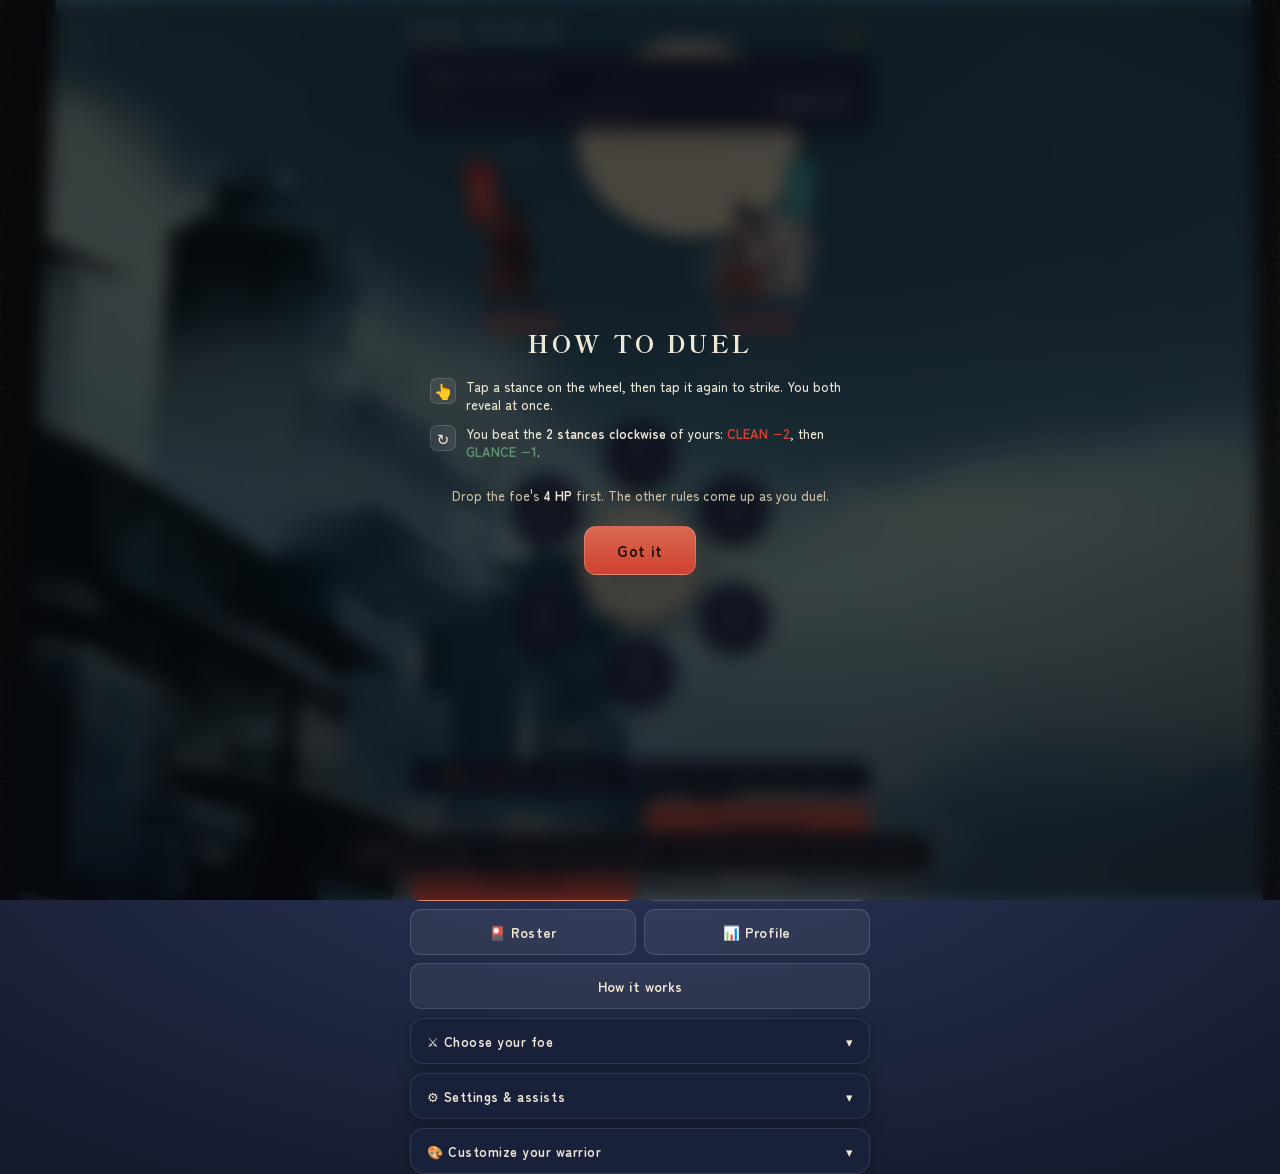
<file: index.html>
<!DOCTYPE html>
<html lang="en">
<head>
<meta charset="UTF-8">
<meta name="viewport" content="width=device-width, initial-scale=1.0, maximum-scale=1.0, user-scalable=no">
<title>SIXFOLD: stance duel</title>
<meta name="theme-color" content="#171d30">
<meta name="description" content="A six-stance power-wheel duel. Read your foe, break the bind, win in under a minute.">
<!-- Social share preview (Open Graph + Twitter) -->
<meta property="og:type" content="website">
<meta property="og:title" content="SIXFOLD: stance duel">
<meta property="og:description" content="A six-stance power-wheel duel. Read your foe, break the bind, win in under a minute.">
<meta property="og:url" content="https://lucidwinds.com/satellites/sixfold/">
<meta property="og:image" content="https://lucidwinds.com/satellites/sixfold/og.png">
<meta property="og:image:width" content="1200">
<meta property="og:image:height" content="630">
<meta name="twitter:card" content="summary_large_image">
<meta name="twitter:title" content="SIXFOLD: stance duel">
<meta name="twitter:description" content="Read your foe. Break the bind. Win in under a minute.">
<meta name="twitter:image" content="https://lucidwinds.com/satellites/sixfold/og.png">
<!-- PWA: installable + offline (degrades gracefully when opened as a local file) -->
<link rel="manifest" href="manifest.webmanifest">
<link rel="icon" type="image/svg+xml" href="icon.svg">
<link rel="icon" type="image/png" sizes="192x192" href="icons/icon-192.png">
<link rel="apple-touch-icon" href="icons/icon-192.png">
<meta name="mobile-web-app-capable" content="yes">
<meta name="apple-mobile-web-app-capable" content="yes">
<meta name="apple-mobile-web-app-status-bar-style" content="black-translucent">
<meta name="apple-mobile-web-app-title" content="SIXFOLD">
<style>
  /* the two type faces, kept in the game folder (fonts/, SIL Open Font License, the licences
     beside them) and cached by the service worker, so the lettering is the same offline.
     Subsets cover the characters the game uses; anything else falls back per glyph. */
  @font-face{font-family:"Shippori Mincho";font-style:normal;font-weight:600;font-display:swap;src:url(fonts/shippori-mincho-600.woff2) format("woff2")}
  @font-face{font-family:"Shippori Mincho";font-style:normal;font-weight:800;font-display:swap;src:url(fonts/shippori-mincho-800.woff2) format("woff2")}
  @font-face{font-family:"Zen Maru Gothic";font-style:normal;font-weight:500;font-display:swap;src:url(fonts/zen-maru-gothic-500.woff2) format("woff2")}
  @font-face{font-family:"Zen Maru Gothic";font-style:normal;font-weight:700;font-display:swap;src:url(fonts/zen-maru-gothic-700.woff2) format("woff2")}
  :root{
    --ink:#13120f; --indigo:#171d30; --indigo2:#222b46; --line:#39425f;
    --washi:#efe7d6; --washi-dim:#cabfa6;
    --seal:#cf4130; --jade:#5f9173; --steel:#7b8494; --gold:#cda64f;
    --disp:"Shippori Mincho",Georgia,serif; --ui:"Zen Maru Gothic",system-ui,sans-serif;
  }
  /* colorblind-safe palette (accessibility setting) */
  body.cb{ --seal:#d55e00; --jade:#0072b2; --steel:#999999; --gold:#e69f00; }
  body.contrast{ --washi:#ffffff; --washi-dim:#e8e2d2; --line:#6b76a0; }
  *{box-sizing:border-box;-webkit-tap-highlight-color:transparent}
  html,body{margin:0;height:100%}
  body{
    font-family:var(--ui); color:var(--washi);
    background:radial-gradient(120% 80% at 50% -10%, #2a3458 0%, var(--indigo) 55%, #10131f 100%);
    min-height:100%; overflow-x:hidden;
    display:flex; flex-direction:column; align-items:center; padding:12px 12px 28px; gap:9px;
  }
  /* ===== painted-scroll backdrop: data-driven arena themes =====
     #scene sits behind everything. applyTheme() sets the --sky / disc / ridge /
     accent vars per theme; the watercolor washes + paper grain are constant so
     every area shares one cohesive "wet pigment on washi" language. */
  #scene{position:fixed;inset:0;z-index:-2;overflow:hidden;pointer-events:none;
    background:var(--sky,linear-gradient(#2a3458,#10131f));transition:background .6s ease}
  #scene .disc{position:absolute;left:50%;top:11%;width:160px;height:160px;margin-left:-80px;border-radius:50%;
    background:var(--disc,radial-gradient(circle at 50% 45%,#f3ead6,#d8cbac 70%,transparent 72%));
    filter:blur(.5px);opacity:.9;transition:background .6s ease}
  #scene .glow{position:absolute;left:50%;top:11%;width:420px;height:420px;margin-left:-210px;margin-top:-130px;border-radius:50%;
    background:radial-gradient(circle,var(--glow,#8ec0ff33) 0%,transparent 60%);transition:background .6s ease}
  #scene .ridge{position:absolute;left:-5%;right:-5%;bottom:30%;height:46%;opacity:.5;
    background:var(--ridge,none);background-size:cover;background-position:bottom center;transition:opacity .6s}
  #scene .floor{position:absolute;left:0;right:0;bottom:0;height:34%;
    background:linear-gradient(var(--floor1,#1a2138) ,var(--floor2,#0c0f18));opacity:.9;transition:background .6s ease}
  /* watercolor pigment blooms — soft, irregular, multiply-blended */
  #scene .wash{position:absolute;border-radius:50%;filter:blur(34px);mix-blend-mode:screen;opacity:.5}
  #scene .w1{left:-8%;top:18%;width:55%;height:42%;background:var(--wash1,#3a4a8a)}
  #scene .w2{right:-10%;top:34%;width:52%;height:46%;background:var(--wash2,#6a3550)}
  /* paper fiber grain (static feTurbulence; cheap, no asset) */
  #scene .grain{position:absolute;inset:0;opacity:.06;mix-blend-mode:overlay;
    background-image:url("data:image/svg+xml,%3Csvg xmlns='http://www.w3.org/2000/svg' width='120' height='120'%3E%3Cfilter id='n'%3E%3CfeTurbulence type='fractalNoise' baseFrequency='0.85' numOctaves='2'/%3E%3C/filter%3E%3Crect width='100%25' height='100%25' filter='url(%23n)'/%3E%3C/svg%3E");
    background-size:200px 200px}
  #scene .vignette{position:absolute;inset:0;background:radial-gradient(120% 90% at 50% 32%,transparent 40%,#0a0c14cc 100%)}
  /* painted backdrop image (per-theme, drop-in like skins). When present it takes
     over and the CSS-generated sky furniture hides, leaving grain + vignette to tie
     it in. Portrait art, covers the viewport. */
  #scene .scenebg{position:absolute;inset:0;background-size:cover;background-position:center top;opacity:0;transition:opacity .6s}
  #scene.hasbg .scenebg{opacity:1}
  /* PERF: with a painted arena image up, fully REMOVE the procedural sky furniture
     from the compositing tree (display:none, not opacity:0). The .wash layers blur 34px
     + screen-blend over half the viewport — leaving them composited (even invisible) is
     the main cause of mobile jank now that every arena has a full-screen backdrop. */
  #scene.hasbg .glow,#scene.hasbg .disc,#scene.hasbg .ridge,#scene.hasbg .wash,#scene.hasbg .floor{display:none}
  body.reduce #scene *{transition:none}
  /* ambient per-biome particles (embers/snow/petals/fireflies) — a thin drifting
     layer over the arena, GPU-only (transform+opacity), behind the fighters.
     Count kept low + paused under reduced motion (owner's mobile-perf guard). */
  #scene .particles{position:absolute;inset:0;overflow:hidden;pointer-events:none;z-index:1}
  body.reduce #scene .particles{display:none}
  .pt{position:absolute;top:-8%;border-radius:50%;opacity:0;will-change:transform,opacity}
  .pt-snow{background:radial-gradient(circle,#fff,#ffffff55);animation:p-fall linear infinite}
  .pt-petal{border-radius:55% 0 55% 55%;background:linear-gradient(#f6c1d6,#d98ab0);animation:p-sway linear infinite}
  .pt-ember{top:auto;bottom:-6%;background:radial-gradient(circle,#ffd27f,#ff7a3c00);animation:p-rise linear infinite}
  .pt-firefly{background:radial-gradient(circle,#ffe7a3,#cda64f00);animation:p-drift ease-in-out infinite}
  @keyframes p-fall{0%{transform:translate3d(0,0,0);opacity:0}12%{opacity:.8}90%{opacity:.7}100%{transform:translate3d(var(--drift),118vh,0);opacity:0}}
  @keyframes p-sway{0%{transform:translate3d(0,0,0) rotate(0);opacity:0}12%{opacity:.82}100%{transform:translate3d(var(--drift),118vh,0) rotate(240deg);opacity:0}}
  @keyframes p-rise{0%{transform:translate3d(0,0,0);opacity:0}16%{opacity:.85}84%{opacity:.6}100%{transform:translate3d(var(--drift),-118vh,0);opacity:0}}
  @keyframes p-drift{0%,100%{transform:translate3d(0,0,0);opacity:.18}50%{transform:translate3d(var(--drift),-34px,0);opacity:.8}}

  header{width:100%;max-width:460px;display:flex;align-items:baseline;justify-content:space-between}
  h1{font-family:var(--disp);font-weight:800;letter-spacing:.18em;margin:0;font-size:23px;color:var(--washi);
    text-shadow:0 1px 0 #0006;position:relative}
  h1 .dot{color:var(--seal)}
  /* brush-stroke underline under the wordmark */
  h1::after{content:"";position:absolute;left:0;right:38%;bottom:-4px;height:3px;border-radius:2px;
    background:linear-gradient(90deg,var(--seal),transparent);opacity:.85}
  .tag{font-size:11px;letter-spacing:.12em;color:var(--washi-dim);text-transform:uppercase}
  .beambal{font-family:var(--ui);font-weight:800;font-size:12.5px;color:var(--gold);background:#cda64f1c;
    border:1px solid #cda64f44;border-radius:999px;padding:3px 9px;letter-spacing:.02em;white-space:nowrap}
  .dailyprompt{width:100%;max-width:460px;display:flex;align-items:center;gap:8px;cursor:pointer;text-align:left;
    font-family:var(--ui);color:var(--washi);background:linear-gradient(90deg,#cda64f22,#cda64f0c);
    border:1px solid #cda64f55;border-radius:11px;padding:9px 13px;font-size:12.5px}
  .dailyprompt b{color:var(--gold);font-weight:800} .dailyprompt .go{margin-left:auto;color:var(--gold);font-weight:800}
  .beambal.bump{animation:beambump .5s}
  @keyframes beambump{0%{transform:scale(1)}40%{transform:scale(1.22)}100%{transform:scale(1)}}
  body.reduce .beambal.bump{animation:none}

  /* foe / mode bar */
  .foebar{width:100%;max-width:460px;display:flex;align-items:center;justify-content:space-between;gap:8px;
    background:#1a213af2;
    border:1px solid #ffffff1c;border-radius:11px;padding:8px 12px;font-size:12px;box-shadow:0 4px 18px #0005}
  .foebar .who{display:flex;flex-direction:column;gap:2px;min-width:0}
  .foebar .fn{font-family:var(--disp);font-weight:600;font-size:14px;color:var(--washi)}
  .foebar .stars{color:var(--gold);letter-spacing:1px;font-size:11px}
  .foebar .tell{color:var(--washi-dim);font-size:10.5px;max-width:230px;overflow:hidden;text-overflow:ellipsis;white-space:nowrap}
  .foebar button{font-family:var(--ui);font-size:11px;font-weight:700;color:var(--washi);background:#ffffff14;
    border:1px solid #ffffff22;border-radius:8px;padding:7px 10px;cursor:pointer;white-space:nowrap}
  .modetag{font-size:9.5px;letter-spacing:.1em;color:var(--jade);text-transform:uppercase}
  .modetag.comp{color:var(--seal)}

  .arena{width:100%;max-width:460px;display:flex;justify-content:space-between;gap:10px}
  .fighter{flex:1;min-width:0;display:flex;flex-direction:column;align-items:center;gap:5px}
  .fighter .nm{font-family:var(--disp);font-size:14px;font-weight:600;max-width:100%;overflow:hidden;text-overflow:ellipsis;white-space:nowrap}
  .stage{position:relative;width:132px;height:150px}
  /* soft watercolor ground shadow at the art's foot anchor (~88% down) — wider +
     darker to ground the larger fighters so they sit IN the arena, not float. */
  .stage::after{content:"";position:absolute;left:50%;bottom:9px;width:88px;height:18px;margin-left:-44px;border-radius:50%;
    background:radial-gradient(closest-side,#000b,transparent);filter:blur(3px);z-index:1}
  .banner{position:absolute;top:-2px;width:30px;height:62px;border-radius:2px 2px 0 0;box-shadow:0 2px 6px #0007;z-index:1;
    display:flex;align-items:center;justify-content:center;font-size:15px;color:#fff8;transform-origin:top center}
  .banner.left{left:6px;transform:rotate(-7deg)} .banner.right{right:6px;transform:rotate(7deg)}
  .body{position:relative;z-index:2;filter:drop-shadow(0 4px 6px #0008)}
  .face{position:absolute;z-index:3;top:26px;left:50%;transform:translateX(-50%);font-size:30px;filter:drop-shadow(0 1px 1px #0006)}
  .weapon{position:absolute;z-index:4;bottom:6px;font-size:26px;filter:drop-shadow(0 1px 2px #0008)}
  .weapon.left{right:2px;transform:scaleX(-1)} .weapon.right{left:2px}

  .hp{display:flex;gap:4px;height:13px}
  .pip{width:15px;height:13px;border-radius:2px;background:#0003;border:1px solid #ffffff22;transition:background .25s,transform .25s}
  .pip.full{background:linear-gradient(#e8645a,var(--seal));border-color:#ffffff44;box-shadow:0 0 5px #cf413066}
  .pip.lost{transform:scale(.7) rotate(8deg);opacity:.35}
  .pip.justlost{animation:piploss .45s ease-out}
  @keyframes piploss{0%{box-shadow:0 0 0 2px #fff,0 0 14px #cf4130cc;transform:scale(1.25)}100%{transform:scale(.7) rotate(8deg)}}
  body.reduce .pip.justlost{animation:none}
  /* floating damage numbers — the hit's weight + exact value, at the strike moment */
  .dmgnum{position:absolute;left:50%;top:30%;z-index:6;pointer-events:none;font-family:var(--disp);font-weight:800;
    font-size:30px;line-height:1;color:var(--seal);text-shadow:0 2px 5px #000b,0 0 14px #cf413099;
    animation:dmgfloat .9s cubic-bezier(.2,.8,.3,1) forwards}
  .dmgnum.glance{color:var(--jade);font-size:25px;text-shadow:0 2px 5px #000b,0 0 12px #5f917399}
  .dmgnum.read{color:var(--gold);font-size:35px;text-shadow:0 2px 5px #000b,0 0 18px #cda64fdd}
  @keyframes dmgfloat{0%{opacity:0;transform:translate(-50%,8px) scale(.6)}22%{opacity:1;transform:translate(-50%,-4px) scale(1.12)}100%{opacity:0;transform:translate(-50%,-38px) scale(1)}}
  body.reduce .dmgnum{display:none}
  /* combo momentum badge — builds as you chain damage-dealing rounds without taking a hit */
  .combobadge{position:absolute;left:50%;top:-4px;transform:translateX(-50%) scale(.6);z-index:7;pointer-events:none;
    font-family:var(--disp);font-weight:800;font-size:15px;letter-spacing:.04em;color:var(--gold);white-space:nowrap;
    background:#1a1206d8;border:1px solid var(--gold);border-radius:999px;padding:3px 12px;opacity:0;
    text-shadow:0 0 8px #cda64f99;box-shadow:0 2px 12px #cda64f55;transition:opacity .2s}
  .combobadge.on{opacity:1;transform:translateX(-50%) scale(1)}
  .combobadge.hot{color:#ff8a4c;border-color:#ff7a3c;text-shadow:0 0 11px #ff7a3c;box-shadow:0 2px 18px #ff7a3c66}
  .combobadge.bump{animation:combobump .42s cubic-bezier(.2,1.5,.4,1)}
  @keyframes combobump{0%{transform:translateX(-50%) scale(.7)}60%{transform:translateX(-50%) scale(1.28)}100%{transform:translateX(-50%) scale(1)}}
  body.reduce .combobadge.bump{animation:none;transform:translateX(-50%) scale(1)}

  /* stance ribbon + unpredictability bar */
  .ribbon{display:flex;gap:3px;height:18px;align-items:center;justify-content:center}
  .ribbon-cell{font-size:13px;width:17px;height:17px;border-radius:4px;display:flex;align-items:center;justify-content:center;
    background:#ffffff10;border:1px solid #ffffff18;line-height:1}
  .ribbon-cell.tint-seal{color:#fff;background:var(--seal);border-color:#fff4}
  .ribbon-cell.tint-jade{color:#fff;background:var(--jade);border-color:#fff4}
  .ribbon-cell.tint-steel{color:var(--washi);background:#ffffff14}
  .ribbon-cell.tint-white{color:#222;background:#e9e2d0}
  .bar{width:80px;height:8px;border-radius:5px;background:#ffffff14;position:relative;opacity:0;transition:opacity .3s;border:1px solid #ffffff14}
  .bar.show{opacity:1}
  .bar .bar-fill{height:100%;width:0;border-radius:5px;background:linear-gradient(90deg,var(--jade),var(--gold));transition:width .4s}
  .bar .bar-num{position:absolute;right:-26px;top:-5px;font-size:10px;color:var(--gold);font-weight:700}
  /* readable warning: low unpredictability = the foe can read you */
  .bar.danger{border-color:var(--seal);box-shadow:0 0 8px #cf413088;animation:barwarn 1.1s infinite alternate}
  .bar.danger .bar-fill{background:linear-gradient(90deg,#cf4130,#e0954a)}
  .bar.danger .bar-num{color:var(--seal)}
  @keyframes barwarn{to{box-shadow:0 0 13px #cf4130cc}}
  body.reduce .bar.danger{animation:none}
  .barwrap{display:flex;flex-direction:column;align-items:center;gap:3px}
  .barlbl{font-size:9px;letter-spacing:.08em;color:var(--washi-dim);text-transform:uppercase}
  .barlbl.danger{color:var(--seal);font-weight:800}
  /* first friend duel: the three line card */
  .hero.fcard{gap:10px;text-align:center;padding:22px 26px;border-radius:18px;background:#13182af0;border:1px solid #ffffff22}
  .fcard .fc-l{font-family:var(--disp);font-weight:700;font-size:20px;color:var(--washi);line-height:1.3}
  .fcard .fc-g{color:var(--gold)} .fcard .fc-r{color:#ef6a55}
  .fcard button{margin-top:8px;font-family:var(--ui);font-weight:700;font-size:14px;min-height:48px;padding:11px 30px;border-radius:12px;cursor:pointer;
    background:linear-gradient(180deg,#b98a2e,#8a6420);border:1px solid #0003;color:#fff}

  /* WHEEL */
  /* flex-shrink:0 is critical: body is a column flexbox, and on a phone the page
     content exceeds viewport height — without this the wheel gets vertically
     crushed and the 6 stance nodes collapse on top of each other. */
  .wheelwrap{position:relative;width:296px;height:296px;margin:0;flex-shrink:0}
  svg.links{position:absolute;inset:0;width:100%;height:100%;pointer-events:none;z-index:1;overflow:visible}
  .node{position:absolute;width:72px;height:72px;margin:-36px 0 0 -36px;border-radius:50%;
    background:linear-gradient(#2a3556ee,#1a2135f2);border:1.5px solid #5a6a93;color:var(--washi);
    box-shadow:0 4px 12px #0007,inset 0 1px 0 #ffffff1f;
    display:flex;flex-direction:column;align-items:center;justify-content:center;gap:1px;cursor:pointer;z-index:2;
    transition:transform .12s,border-color .2s,box-shadow .2s;font-family:var(--ui)}
  .node:focus-visible{outline:2px solid var(--gold);outline-offset:3px}
  .node .g{font-size:22px;line-height:1}
  .node .n{font-family:var(--disp);font-size:10.5px;letter-spacing:.04em;color:var(--washi-dim)}
  .node:active{transform:scale(.93)}
  @media(hover:hover){.node:hover{border-color:var(--gold);box-shadow:0 0 14px #cda64f44}}
  .node.ppick{border-color:var(--gold);box-shadow:0 0 0 2px var(--gold),0 0 18px #cda64f88}
  /* aimed (selected, not yet struck): tap again to commit */
  .node.aiming{border-color:var(--gold);box-shadow:0 0 0 3px var(--gold),0 0 22px #cda64fcc;transform:scale(1.12);animation:aimpulse .7s infinite alternate}
  @keyframes aimpulse{to{box-shadow:0 0 0 3px var(--gold),0 0 30px #cda64fff}}
  body.reduce .node.aiming{animation:none}
  .node.apick{border-color:var(--seal);box-shadow:0 0 0 2px var(--seal),0 0 18px #cf413088}
  .node.both{border-color:#fff;box-shadow:0 0 0 2px #fff,0 0 22px #fff8}
  .node.dim{opacity:.4}
  /* whose pick is whose, said in words at the reveal */
  .node .ptag{position:absolute;left:50%;top:-11px;transform:translateX(-50%);z-index:3;white-space:nowrap;pointer-events:none;
    font-family:var(--ui);font-weight:800;font-size:10px;letter-spacing:.03em;padding:2px 7px;border-radius:9px;
    background:var(--gold);color:#1a1206;box-shadow:0 2px 6px #0008;max-width:84px;overflow:hidden;text-overflow:ellipsis}
  .node .ptag.rival{background:var(--seal);color:#fff}
  .node .ptag.both{background:#fff;color:#222}
  .node.foresight{border-color:var(--jade);box-shadow:0 0 0 2px var(--jade),0 0 16px #5f917399;animation:fpulse 1s infinite alternate}
  @keyframes fpulse{to{box-shadow:0 0 0 3px var(--jade),0 0 24px #5f9173cc}}
  /* Foresight's recommended counter — the stance to STRIKE to land the read */
  .node.calledshot{border-color:var(--gold);box-shadow:0 0 0 2px var(--gold),0 0 18px #cda64fbb;animation:cspulse .85s infinite alternate}
  .node.calledshot::after{content:"⚔";position:absolute;top:-9px;right:-3px;font-size:11px;color:var(--gold);text-shadow:0 0 4px #000}
  @keyframes cspulse{to{box-shadow:0 0 0 3px var(--gold),0 0 28px #cda64fee}}
  body.reduce .node.calledshot,body.reduce .node.foresight{animation:none}
  .node .ring{position:absolute;inset:-4px;border-radius:50%;border:2px solid transparent;opacity:0;transition:opacity .15s}
  .node.r-clean .ring{border-color:var(--seal);opacity:.9}
  .node.r-glance .ring{border-color:var(--jade);opacity:.9}
  .node.r-safe .ring{border-color:var(--steel);opacity:.7}
  /* large tap targets (accessibility) */
  body.bigtap .node{width:82px;height:82px;margin:-41px 0 0 -41px}

  .hub{position:absolute;left:50%;top:50%;width:120px;height:120px;margin:-60px 0 0 -60px;border-radius:50%;
    background:radial-gradient(circle at 50% 38%, #f3ead6 0%, #d8cbac 60%, #b9a982 100%);color:var(--ink);
    display:flex;flex-direction:column;align-items:center;justify-content:center;z-index:3;
    box-shadow:inset 0 0 0 2px #ffffff66,inset 0 0 0 4px #b9a98244,0 8px 24px #0009;text-align:center;padding:8px}
  .hub .round{font-size:10px;letter-spacing:.2em;text-transform:uppercase;color:#7a6a48}
  .hub .verdict{font-family:var(--disp);font-weight:800;font-size:20px;line-height:1.05;margin-top:2px}
  .hub .sub{font-size:10px;color:#6c5d3f;margin-top:3px;max-width:98px;line-height:1.25}
  .hub .rclock{font-size:10.5px;font-weight:800;color:#7a3a2c;margin-top:2px;max-width:100px;line-height:1.2}
  .hub .rclock:empty{display:none}
  .hub.flash-clean{animation:flashc .5s} .hub.flash-glance{animation:flashg .5s}
  .hub.flash-read{animation:flashr .6s}
  @keyframes flashc{0%{box-shadow:inset 0 0 0 3px var(--seal),0 0 40px #cf4130cc}100%{}}
  @keyframes flashg{0%{box-shadow:inset 0 0 0 3px var(--jade),0 0 30px #5f9173aa}100%{}}
  @keyframes flashr{0%{box-shadow:inset 0 0 0 4px var(--gold),0 0 52px #cda64fee}100%{}}
  .hub .verdict.read{color:#7a5e1a}
  /* bind prompt — hub flips to 3 buttons */
  .hub.bind-mode{background:radial-gradient(circle at 50% 38%,#f6dede,#d8b6ac 70%,#b98a82)}
  .bind-title{font-family:var(--disp);font-weight:800;font-size:12px;letter-spacing:.2em;color:#7a3a30}
  .bind-row{display:flex;gap:4px;margin-top:5px}
  .bindbtn{display:flex;flex-direction:column;align-items:center;gap:1px;width:31px;padding:5px 2px;border-radius:8px;
    border:1px solid #00000022;background:#fff7;cursor:pointer;font-family:var(--ui);color:var(--ink)}
  .bindbtn:active{transform:scale(.92)}
  .bindbtn .bg{font-size:16px;line-height:1} .bindbtn .bn{font-size:8.5px;letter-spacing:.03em}

  .esc{font-size:11px;letter-spacing:.12em;color:var(--gold);height:14px;text-transform:uppercase;opacity:0;transition:opacity .3s}
  .esc.on{opacity:1}

  /* resolve meter */
  .meter{width:100%;max-width:460px;display:flex;align-items:center;justify-content:center;gap:10px;flex-wrap:wrap}
  .resolve{display:flex;align-items:center;gap:5px;font-size:11px;color:var(--washi-dim)}
  .rpip{width:13px;height:13px;border-radius:3px;background:#ffffff14;border:1px solid #ffffff22;transition:background .25s,box-shadow .25s}
  .rpip.full{background:linear-gradient(#8ec0ff,#3f6fb0);border-color:#fff4;box-shadow:0 0 6px #3f6fb088}
  .spendbtn{font-family:var(--ui);font-weight:700;font-size:11.5px;color:var(--washi);background:#ffffff12;
    border:1px solid #ffffff22;border-radius:8px;padding:7px 9px;cursor:pointer;display:flex;gap:5px;align-items:center}
  .spendbtn .c{color:#8ec0ff;font-size:10px}
  .spendbtn:disabled{opacity:.35;cursor:default}
  /* glow when you can actually afford it — makes the perception layer discoverable */
  .spendbtn.ready{border-color:var(--gold);color:#fff;animation:rpulse 1.5s infinite}
  @keyframes rpulse{0%,100%{box-shadow:0 0 0 1px var(--gold),0 0 9px #cda64f55}50%{box-shadow:0 0 0 1px var(--gold),0 0 17px #cda64f99}}
  body.reduce .spendbtn.ready{animation:none;box-shadow:0 0 0 1px var(--gold)}
  .aimeter{font-size:10px;color:var(--steel);min-width:54px;text-align:right}

  .controls{width:100%;max-width:460px;display:flex;flex-wrap:wrap;gap:8px}
  button.act{flex:1 1 calc(50% - 4px);font-family:var(--ui);font-weight:700;font-size:13.5px;letter-spacing:.02em;padding:12px;border-radius:11px;
    border:1px solid #ffffff22;cursor:pointer;color:var(--washi);background:linear-gradient(#2c3658,#202841)}
  button.act:active{transform:translateY(1px)}
  button.primary{background:linear-gradient(#d9694f,var(--seal));border-color:#ffffff33;color:#1a0f0c}
  button.ghost{background:#ffffff10}

  .legend{width:100%;max-width:460px;font-size:10.5px;color:var(--washi-dim);display:flex;flex-wrap:wrap;gap:8px 13px;justify-content:center;line-height:1;
    background:#13182af0;border:1px solid #ffffff12;border-radius:10px;padding:9px 12px}
  .legend b{color:var(--washi);font-weight:700}
  .sw{display:inline-block;width:9px;height:9px;border-radius:2px;vertical-align:-1px;margin-right:4px}

  /* post-match readout */
  .postmatch{width:100%;max-width:460px;background:#ffffff0d;border:1px solid var(--gold);border-radius:12px;padding:12px 14px;
    font-size:12px;line-height:1.5;display:none}
  .postmatch.show{display:block}
  .postmatch b{color:var(--gold)} .postmatch .dim{color:var(--washi-dim)}

  /* drawers */
  .drawer{width:100%;max-width:460px;background:#1a213af2;
    border:1px solid #ffffff1a;border-radius:14px;overflow:hidden;box-shadow:0 4px 18px #0004;
    transition:max-height .3s ease;max-height:46px;flex-shrink:0}
  /* flex-shrink 0: in the body's column a full page squashed every drawer to its border,
     so Settings opened to nothing. The open height fits the longest drawer (the customizer). */
  .drawer.open{max-height:1600px}
  .drawer .dh{display:flex;align-items:center;justify-content:space-between;padding:13px 16px;cursor:pointer;font-weight:700;font-size:13px;letter-spacing:.04em}
  .drawer .dh .chev{transition:transform .3s} .drawer.open .dh .chev{transform:rotate(180deg)}
  .dbody{padding:0 16px 16px;display:flex;flex-direction:column;gap:12px}
  .row{display:flex;flex-direction:column;gap:6px}
  .row label{font-size:11px;letter-spacing:.1em;text-transform:uppercase;color:var(--washi-dim)}
  .opts{display:flex;flex-wrap:wrap;gap:7px}
  .opt{min-width:40px;height:40px;padding:0 8px;border-radius:9px;border:1.5px solid #ffffff22;background:#ffffff10;
    display:flex;align-items:center;justify-content:center;font-size:18px;cursor:pointer;color:var(--washi);font-family:var(--ui)}
  .opt.sml{font-size:12px;font-weight:700}
  .opt.sel{border-color:var(--gold);box-shadow:0 0 0 2px var(--gold)}
  .opt.lock{opacity:.42;cursor:default} .opt.lock.sel{box-shadow:none;border-color:#ffffff22}
  .opt.pal{position:relative}
  .opt.crest{font-family:var(--disp);font-size:19px;font-weight:700}
  .opt.buy{position:relative;opacity:.82}
  .opt.buy .price{position:absolute;bottom:-7px;left:50%;transform:translateX(-50%);font-family:var(--ui);font-weight:800;
    font-size:8.5px;color:var(--gold);background:#1a2135;border:1px solid #cda64f66;border-radius:6px;padding:0 3px;white-space:nowrap}
  input.nm{font-family:var(--ui);font-size:14px;padding:9px 11px;border-radius:9px;border:1px solid #ffffff22;background:#ffffff10;color:var(--washi);width:100%}
  input.nm::placeholder{color:#ffffff55}
  input[type=range]{width:100%}
  .toggle{display:flex;align-items:center;justify-content:space-between;gap:8px;font-size:12px;padding:4px 0}
  .toggle input{width:38px;height:22px;-webkit-appearance:none;appearance:none;background:#ffffff20;border-radius:12px;position:relative;cursor:pointer;transition:background .2s}
  .toggle input:checked{background:var(--jade)}
  .toggle input::after{content:"";position:absolute;width:18px;height:18px;border-radius:50%;background:#fff;top:2px;left:2px;transition:left .2s}
  .toggle input:checked::after{left:18px}
  .hint{font-size:10.5px;color:var(--washi-dim);line-height:1.4}
  .compbanner{font-size:11px;color:var(--seal);font-weight:700;text-align:center;padding:4px;display:none}
  .compbanner.show{display:block}

  .toast{position:fixed;left:50%;bottom:26px;transform:translateX(-50%) translateY(20px);opacity:0;background:#13182a;border:1px solid var(--gold);
    color:var(--gold);font-weight:700;font-size:13px;padding:10px 18px;border-radius:30px;transition:.35s;z-index:20;pointer-events:none;letter-spacing:.04em}
  .toast.show{opacity:1;transform:translateX(-50%) translateY(0)}
  /* while the duel's Talk panel is open (it sits low in the page), messages show at the top instead */
  body.talkopen .toast{bottom:auto;top:calc(14px + env(safe-area-inset-top))}

  .shake{animation:shake .35s}
  @keyframes shake{0%,100%{transform:translate(0,0)}20%{transform:translate(-5px,2px)}40%{transform:translate(5px,-2px)}60%{transform:translate(-4px,-1px)}80%{transform:translate(3px,2px)}}
  @media (prefers-reduced-motion:reduce){*{animation:none!important;transition:none!important}}
  body.reduce *{animation:none!important;transition:none!important}
  @media (max-width:360px){.wheelwrap{width:266px;height:266px}.node{width:64px;height:64px;margin:-32px 0 0 -32px}}

  /* ===== CLASH BIND — full-screen escalation moment =====
     The bind is the duel's spike: the world pulls out of focus and the three
     choices rush toward you. Backdrop blur dims the arena; .bind-hero scales
     up with a slight overshoot so the buttons feel like they close in. */
  .overlay{position:fixed;inset:0;z-index:60;display:none;flex-direction:column;align-items:center;justify-content:center;
    gap:16px;padding:24px;background:rgba(9,11,20,.42);-webkit-backdrop-filter:blur(9px) brightness(.5);
    backdrop-filter:blur(9px) brightness(.5);opacity:0;transition:opacity .26s ease}
  .overlay.show{display:flex;opacity:1}
  .overlay .hero{display:flex;flex-direction:column;align-items:center;gap:14px;max-width:420px;
    transform:scale(.5);transition:transform .3s cubic-bezier(.18,1.5,.4,1)}
  .overlay.show .hero{transform:scale(1)}
  .clash-title{font-family:var(--disp);font-weight:800;font-size:38px;letter-spacing:.18em;color:var(--seal);
    text-shadow:0 0 24px #cf4130aa,0 2px 0 #0008;margin:0}
  .clash-sub{font-size:12.5px;letter-spacing:.16em;text-transform:uppercase;color:var(--washi-dim);margin-top:-6px}
  .bind-big-row{display:flex;gap:13px}
  .bindbtn-lg{display:flex;flex-direction:column;align-items:center;gap:6px;width:94px;padding:18px 8px 12px;border-radius:16px;
    border:2px solid #ffffff30;background:linear-gradient(#303a5e,#1b2138);color:var(--washi);cursor:pointer;font-family:var(--ui);
    box-shadow:0 10px 30px #0009;transition:transform .1s,border-color .15s,box-shadow .15s}
  .bindbtn-lg .bg{font-size:40px;line-height:1}
  .bindbtn-lg .bn{font-size:16px;font-weight:800;letter-spacing:.04em}
  .bindbtn-lg .bd{font-size:10px;color:var(--washi-dim);letter-spacing:.02em}
  .bindbtn-lg:active{transform:scale(.93)}
  .bindbtn-lg:focus-visible{outline:2px solid var(--gold);outline-offset:3px}
  @media(hover:hover){.bindbtn-lg:hover{border-color:var(--gold);box-shadow:0 12px 34px #cda64f55,0 10px 30px #0009;transform:translateY(-2px)}}
  .bind-timer{height:4px;width:210px;border-radius:3px;background:#ffffff1a;overflow:hidden;opacity:0;margin-top:2px}
  .bind-timer.on{opacity:1}
  .bind-timer .fill{height:100%;width:100%;background:linear-gradient(90deg,var(--seal),var(--gold));transform-origin:left;animation:bindcount 2s linear forwards}
  @keyframes bindcount{from{transform:scaleX(1)}to{transform:scaleX(0)}}

  /* ===== HOW TO DUEL — first-run guide (reuses .overlay) ===== */
  /* a plain link to the privacy page, a full touch target */
  .plink{display:inline-flex;align-items:center;min-height:48px;padding:0 4px;color:var(--gold);font-weight:700;text-decoration:underline;text-underline-offset:3px}
  .pnote{font-size:12px;color:var(--washi-dim);line-height:1.4;margin:2px 0 0;text-align:center}
  .howto{text-align:center}
  /* a first visit sees only the first two rules; the rest come as one time hints in play */
  #howto.short .howto li.more{display:none}
  .howto .howsoon{display:none;margin:12px 0 0;font-size:13px;line-height:1.45;color:var(--washi-dim)}
  #howto.short .howto .howsoon{display:block}
  .howto h2{font-family:var(--disp);font-weight:800;font-size:24px;letter-spacing:.14em;margin:0 0 4px;color:var(--washi)}
  .howto ol{list-style:none;margin:0;padding:0;display:flex;flex-direction:column;gap:11px;text-align:left;font-size:13px;line-height:1.4}
  .howto li{display:flex;gap:10px;align-items:flex-start}
  .howto li .ic{flex:0 0 26px;height:26px;border-radius:7px;display:flex;align-items:center;justify-content:center;font-size:15px;
    background:#ffffff14;border:1px solid #ffffff22}
  .howto .k{color:var(--washi);font-weight:700}
  .howto .c-clean{color:var(--seal);font-weight:700} .howto .c-glance{color:var(--jade);font-weight:700}
  .howto .c-steel{color:var(--steel);font-weight:700} .howto .c-gold{color:var(--gold);font-weight:700}
  .howto .gotit{margin-top:6px;font-family:var(--ui);font-weight:800;font-size:15px;letter-spacing:.04em;padding:13px 32px;border-radius:12px;
    border:1px solid #ffffff33;cursor:pointer;color:#1a0f0c;background:linear-gradient(#d9694f,var(--seal))}
  body.reduce .overlay,body.reduce .overlay .hero{transition:none}

  /* clean-finish flash */
  .flash{position:fixed;inset:0;z-index:55;background:#fff;opacity:0;pointer-events:none}
  .flash.go{animation:flashgo .3s ease-out}
  @keyframes flashgo{0%{opacity:.0}12%{opacity:.6}100%{opacity:0}}
  body.reduce .flash.go{animation:none}
  /* READ! gets its own gold wash (distinct from the white clean flash) */
  .flash.read-go{background:radial-gradient(circle at 50% 42%,#ffe6a8,#cda64f 70%,#a8842e);animation:flashreadgo .6s ease-out}
  @keyframes flashreadgo{0%{opacity:0}14%{opacity:.55}100%{opacity:0}}
  body.reduce .flash.read-go{animation:none}
  /* the big centered READ! stamp — the apex moment owns the screen for a beat */
  .readstamp{position:fixed;left:0;right:0;top:38%;z-index:58;text-align:center;pointer-events:none;
    font-family:var(--disp);font-weight:800;font-size:64px;letter-spacing:.14em;color:#ffe6a8;opacity:0;
    text-shadow:0 0 36px #cda64f,0 2px 0 #0008}
  .readstamp.go{animation:readstamp 1s cubic-bezier(.2,1.3,.5,1)}
  @keyframes readstamp{0%{opacity:0;transform:scale(.5)}18%{opacity:1;transform:scale(1.12)}55%{opacity:1;transform:scale(1)}100%{opacity:0;transform:scale(1.04)}}
  body.reduce .readstamp.go{animation:none}
  .hub.flash-whiff{animation:flashw .45s}
  @keyframes flashw{0%{box-shadow:inset 0 0 0 3px var(--steel),0 0 22px #6a748055}100%{}}

  /* ===== VICTORY / DEFEAT result screen (reuses .overlay) ===== */
  .result{text-align:center;gap:16px}
  .result-word{font-family:var(--disp);font-weight:800;font-size:46px;letter-spacing:.14em;margin:0;line-height:1}
  .result.win .result-word{color:var(--gold);text-shadow:0 0 30px #cda64f88,0 2px 0 #0008}
  /* victory gold-spark burst behind the result card content */
  .winburst{position:absolute;inset:0;overflow:hidden;pointer-events:none;z-index:0;border-radius:inherit}
  .winburst span{position:absolute;bottom:-6%;border-radius:50%;opacity:0;
    background:radial-gradient(circle,#ffe7a3,#cda64f00);animation:winrise linear infinite}
  @keyframes winrise{0%{opacity:0;transform:translate3d(0,0,0)}14%{opacity:.95}100%{opacity:0;transform:translate3d(var(--dx),-280px,0)}}
  body.reduce .winburst{display:none}
  .result.lose .result-word{color:var(--seal);text-shadow:0 0 26px #cf413088,0 2px 0 #0008}
  .result-flavor{font-size:13px;letter-spacing:.06em;color:var(--washi-dim);margin-top:-8px}
  .stat-chips{display:flex;gap:9px;justify-content:center;flex-wrap:wrap}
  .chip{display:flex;flex-direction:column;align-items:center;gap:1px;min-width:62px;padding:9px 11px;border-radius:11px;
    background:#ffffff10;border:1px solid #ffffff1e}
  .chip b{font-family:var(--disp);font-size:19px;color:var(--washi);line-height:1}
  .chip span{font-size:9px;letter-spacing:.1em;text-transform:uppercase;color:var(--washi-dim)}
  .chip.streak b{color:var(--gold)}
  .chip.reads b{color:var(--gold)} .chip.reads{box-shadow:0 0 0 1px #cda64f55,0 0 12px #cda64f33}
  .sunbeams{font-size:15px;font-weight:800;color:var(--gold);letter-spacing:.03em}
  .result-tell{font-size:11px;color:var(--washi-dim);line-height:1.4;max-width:300px}
  .result-tell b{color:var(--washi)}
  .result-actions{display:flex;gap:9px;margin-top:4px}
  .result-actions button{font-family:var(--ui);font-weight:800;font-size:14px;letter-spacing:.03em;padding:13px 22px;border-radius:12px;
    border:1px solid #ffffff28;cursor:pointer;color:var(--washi);background:linear-gradient(#2c3658,#202841)}
  .result-actions button.primary{color:#1a0f0c;background:linear-gradient(#d9694f,var(--seal));border-color:#ffffff33}
  .result-actions button:active{transform:translateY(1px)}

  /* ===== THE ASCENT — campaign ladder (reuses .overlay) ===== */
  .ascent{text-align:center;width:100%;max-width:380px;max-height:88vh}
  .ascent h2{font-family:var(--disp);font-weight:800;font-size:25px;letter-spacing:.16em;margin:0;color:var(--gold)}
  .ascent .prog{font-size:11px;letter-spacing:.12em;text-transform:uppercase;color:var(--washi-dim);margin-top:2px}
  .ladder{display:flex;flex-direction:column;gap:8px;margin-top:6px;overflow-y:auto;max-height:62vh;padding:2px}
  .rung{display:flex;align-items:center;gap:10px;padding:10px 12px;border-radius:11px;border:1px solid #ffffff18;
    background:#ffffff0c;text-align:left}
  .rung.done{border-color:#5f917366;background:#5f917318}
  .rung.cur{border-color:var(--gold);background:#cda64f22;box-shadow:0 0 0 1px var(--gold)}
  .rung.lock{opacity:.5}
  .chapter-head{text-align:left;padding:9px 4px 2px;margin-top:4px}
  .chapter-head:first-child{margin-top:0}
  .chapter-head .cn{display:block;font-family:var(--disp);font-weight:700;font-size:13px;letter-spacing:.1em;color:var(--gold)}
  .chapter-head .cd{display:block;font-size:9.5px;letter-spacing:.04em;color:var(--washi-dim);text-transform:uppercase;margin-top:1px}
  .rung .ic{flex:0 0 30px;height:30px;border-radius:8px;display:flex;align-items:center;justify-content:center;font-size:16px;
    background:#ffffff14;border:1px solid #ffffff22}
  .rung .meta{flex:1;min-width:0}
  .rung .fn{font-family:var(--disp);font-weight:600;font-size:14px;color:var(--washi)}
  .rung .rw{font-size:10.5px;color:var(--washi-dim)}
  .rung .rw b{color:var(--gold)}
  .rung .stars{font-size:9px;color:var(--gold);letter-spacing:1px}
  .rung button{font-family:var(--ui);font-weight:800;font-size:12px;padding:9px 13px;border-radius:9px;cursor:pointer;
    color:#1a0f0c;background:linear-gradient(#d9694f,var(--seal));border:1px solid #ffffff33;white-space:nowrap}
  .ascent .close{margin-top:4px;font-family:var(--ui);font-weight:700;font-size:13px;padding:11px 26px;border-radius:11px;
    border:1px solid #ffffff28;cursor:pointer;color:var(--washi);background:#ffffff12}
  .reward-banner{font-size:13px;font-weight:800;color:var(--gold);letter-spacing:.03em;margin:2px 0}

  /* ===== ROSTER / COLLECTION gallery (reuses .overlay) ===== */
  .collection{text-align:center;width:100%;max-width:430px;max-height:88vh}
  .collection h2{font-family:var(--disp);font-weight:800;font-size:25px;letter-spacing:.16em;margin:0;color:var(--gold)}
  .collection .prog{font-size:11px;letter-spacing:.12em;text-transform:uppercase;color:var(--washi-dim);margin-top:2px}
  .coll-grid{display:grid;grid-template-columns:repeat(3,1fr);gap:9px;margin-top:8px;overflow-y:auto;max-height:64vh;padding:3px}
  .ccard{position:relative;border-radius:11px;border:1px solid #ffffff18;background:#ffffff0c;padding:8px 5px 7px;
    display:flex;flex-direction:column;align-items:center;gap:4px}
  .ccard.got{border-color:#5f917366;background:#5f917312;cursor:pointer;transition:transform .1s,border-color .15s,box-shadow .15s}
  .ccard.got:active{transform:scale(.96)}
  @media(hover:hover){.ccard.got:hover{border-color:var(--gold);box-shadow:0 4px 14px #0006}}
  .ccard.equipped{border-color:var(--gold);background:#cda64f1e;box-shadow:0 0 0 1px var(--gold),0 4px 16px #cda64f33}
  .ccard .eq{position:absolute;top:9px;left:9px;width:18px;height:18px;border-radius:50%;background:var(--gold);color:#1a1206;
    font-size:12px;font-weight:800;display:flex;align-items:center;justify-content:center;box-shadow:0 1px 3px #000a}
  .ccard.equipped .cs{color:var(--gold)}
  .cthumb{width:78px;height:78px;border-radius:9px;overflow:hidden;background:radial-gradient(circle at 50% 38%,#ffffff12,#0003)}
  .cthumb i{display:block;width:100%;height:100%;background-repeat:no-repeat;background-position:0% 0%;background-size:300% 200%}
  .ccard.lock .cthumb i{filter:brightness(.05) contrast(.6)}
  .ccard .lk{position:absolute;top:11px;right:11px;font-size:13px;filter:drop-shadow(0 1px 2px #000)}
  .ccard .cn{font-family:var(--disp);font-weight:600;font-size:12px;color:var(--washi);line-height:1.05}
  .ccard.lock .cn{color:var(--washi-dim)}
  .ccard .cs{font-size:8.5px;letter-spacing:.02em;color:var(--washi-dim);line-height:1.15}
  .ccard.got .cs{color:#8fae93}
  .collection .close{margin-top:8px;font-family:var(--ui);font-weight:700;font-size:13px;padding:11px 26px;border-radius:11px;
    border:1px solid #ffffff28;cursor:pointer;color:var(--washi);background:#ffffff12}

  /* ===== PROFILE / lifetime stats (reuses .overlay) ===== */
  .profile{text-align:center;width:100%;max-width:400px}
  .profile h2{font-family:var(--disp);font-weight:800;font-size:25px;letter-spacing:.16em;margin:0;color:var(--gold)}
  .profile .pgrid{display:grid;grid-template-columns:1fr 1fr;gap:9px;margin-top:10px;width:100%}
  .pstat{border-radius:11px;border:1px solid #ffffff18;background:#ffffff0c;padding:11px 8px;display:flex;flex-direction:column;gap:2px}
  .pstat b{font-family:var(--disp);font-size:24px;color:var(--washi);line-height:1}
  .pstat.gold b{color:var(--gold)}
  .pstat span{font-size:9.5px;letter-spacing:.1em;text-transform:uppercase;color:var(--washi-dim)}
  .pstat.wide{grid-column:1 / -1;flex-direction:row;align-items:center;justify-content:center;gap:8px}
  .pstat.wide b{font-size:22px}
  .profile .close{margin-top:12px;font-family:var(--ui);font-weight:700;font-size:13px;padding:11px 26px;border-radius:11px;
    border:1px solid #ffffff28;cursor:pointer;color:var(--washi);background:#ffffff12}

  /* ===== DAILY DUEL (reuses .overlay) ===== */
  .daily{text-align:center;width:100%;max-width:380px}
  .daily h2{font-family:var(--disp);font-weight:800;font-size:25px;letter-spacing:.16em;margin:0;color:var(--gold)}
  .daily .prog{font-size:11px;letter-spacing:.12em;text-transform:uppercase;color:var(--washi-dim);margin-top:2px}
  .daily-foe{margin:12px 0 4px;padding:14px;border-radius:13px;border:1px solid #ffffff1c;background:#ffffff0c}
  .daily-foe .df-name{font-family:var(--disp);font-weight:800;font-size:20px;color:var(--washi)}
  .daily-foe .df-stars{font-size:12px;color:var(--gold);letter-spacing:2px;margin-top:2px}
  .daily-foe .df-tell{font-size:11px;color:var(--washi-dim);margin-top:6px;line-height:1.35}
  .daily-foe .df-arena{font-size:11px;color:var(--washi);margin-top:8px;opacity:.85}
  .trials{width:100%;margin-top:12px;text-align:left;border-top:1px solid #ffffff14;padding-top:8px}
  .trials-h{font-size:10px;letter-spacing:.16em;color:var(--washi-dim);text-transform:uppercase;margin-bottom:5px;text-align:center}
  .trial{display:flex;align-items:center;gap:8px;padding:6px 9px;border-radius:9px;background:#ffffff0a;border:1px solid #ffffff14;margin-bottom:5px;font-size:12px}
  .trial .tk{color:var(--washi-dim);font-weight:800} .trial .tl{flex:1;color:var(--washi)} .trial .tp{color:var(--gold);font-weight:700}
  .trial .tr{color:var(--gold);font-weight:800;font-size:11px}
  .trial.done{border-color:#5f917366;background:#5f917318} .trial.done .tk{color:#7fcf9a} .trial.done .tl{color:var(--washi-dim)}
  .daily .close{margin-top:10px;font-family:var(--ui);font-weight:700;font-size:13px;padding:11px 26px;border-radius:11px;
    border:1px solid #ffffff28;cursor:pointer;color:var(--washi);background:#ffffff12}

  /* ===== Ranked Duel (PvP) screen ===== */
  .hero.duel h2{margin:0 0 2px}
  .tiercard{display:flex;flex-direction:column;align-items:center;gap:6px;background:#ffffff0e;border:1px solid #ffffff1c;
    border-radius:16px;padding:16px 18px;margin:6px 0 4px;width:100%;max-width:340px}
  .tierbadge{display:flex;align-items:center;gap:10px}
  .tierbadge .tg{font-size:34px;line-height:1}
  .tierbadge .tn{font-family:var(--disp);font-weight:800;font-size:22px;letter-spacing:.06em;color:var(--gold)}
  .tierbadge .tn small{display:block;font-family:var(--ui);font-weight:600;font-size:11px;letter-spacing:.02em;color:var(--washi-dim)}
  .rankbar{width:100%;height:12px;border-radius:7px;background:#0006;border:1px solid #ffffff22;overflow:hidden;position:relative}
  .rankbar > i{position:absolute;left:0;top:0;bottom:0;width:0;border-radius:7px;
    background:linear-gradient(90deg,var(--gold),#f0d98a);transition:width .9s cubic-bezier(.2,.8,.2,1)}
  .rankmeta{display:flex;justify-content:space-between;width:100%;font-size:11px;color:var(--washi-dim)}
  .rankrec{display:flex;gap:14px;font-size:12px;color:var(--washi);margin-top:2px}
  .rankrec b{color:var(--gold)}
  .duel-actions{display:flex;flex-direction:column;gap:9px;width:100%;max-width:340px;margin-top:8px}
  .duel-actions button{font-family:var(--ui);font-weight:700;font-size:14px;padding:13px 18px;border-radius:12px;cursor:pointer;
    border:1px solid #ffffff26;color:var(--washi);background:#ffffff12;transition:transform .1s,background .2s}
  .duel-actions button.primary{background:linear-gradient(180deg,#b98a2e,#8a6420);border-color:#0003;color:#fff;box-shadow:0 4px 14px #0005}
  .duel-actions button:active{transform:scale(.97)}
  .duel-actions button.quietbtn{background:transparent;border:1px solid #f3ead755;color:var(--washi-dim);box-shadow:none}
  .duelstatus{min-height:30px;display:flex;flex-direction:column;align-items:center;gap:6px;width:100%;max-width:340px;margin-top:4px}
  .searchline{display:flex;align-items:center;gap:9px;font-size:13px;color:var(--washi)}
  .spinner{width:16px;height:16px;border-radius:50%;border:2px solid #ffffff33;border-top-color:var(--gold);animation:spin .8s linear infinite}
  body.reduce .spinner{animation:none;border-top-color:#ffffff66}
  @keyframes spin{to{transform:rotate(360deg)}}
  .searchsub{font-size:11px;color:var(--washi-dim)}
  .sentineloffer{background:#ffffff0e;border:1px solid #ffffff22;border-radius:13px;padding:12px;text-align:center;width:100%;max-width:340px}
  .sentineloffer .so-t{font-weight:700;font-size:13px;color:var(--washi)}
  .sentineloffer .so-s{font-size:11px;color:var(--washi-dim);margin:4px 0 9px}
  .so-btns{display:flex;gap:8px;justify-content:center}
  .so-btns button{font-family:var(--ui);font-weight:700;font-size:12px;padding:9px 14px;border-radius:10px;cursor:pointer;border:1px solid #ffffff26;color:var(--washi);background:#ffffff14}
  .so-btns button.primary{background:linear-gradient(180deg,#b98a2e,#8a6420);border-color:#0003;color:#fff}
  .ladderlist{width:100%;max-width:340px;margin-top:6px;border-top:1px solid #ffffff14;padding-top:8px}
  .ladderlist .ll-h{font-size:10px;letter-spacing:.12em;color:var(--washi-dim);text-transform:uppercase;margin-bottom:5px;text-align:center}
  .ll-row{display:flex;align-items:center;justify-content:space-between;font-size:12px;padding:3px 4px;border-radius:7px}
  .ll-row.me{background:#cda64f22;border:1px solid #cda64f44}
  .ll-row .ll-n{display:flex;align-items:center;gap:7px}
  .ll-row .ll-r{color:var(--washi-dim);font-variant-numeric:tabular-nums}
  .ll-note{font-size:10px;color:var(--washi-dim);text-align:center;margin-top:6px;font-style:italic}
  .modetag.ranked{background:linear-gradient(180deg,#b98a2e,#8a6420);color:#fff;border-color:#0003}
  .duel .close{margin-top:10px;font-family:var(--ui);font-weight:700;font-size:13px;padding:11px 26px;min-height:48px;border-radius:11px;
    border:1px solid #ffffff28;cursor:pointer;color:var(--washi);background:#ffffff12}
  /* Play a friend */
  .friendbox{display:flex;flex-direction:column;align-items:stretch;gap:9px;width:100%}
  .friendbox .fb-t{font-weight:800;font-size:14px;color:var(--washi);text-align:center}
  .friendbox .fb-s,.friendbox .fb-or{font-size:11px;color:var(--washi-dim);text-align:center}
  .fb-join{display:flex;gap:8px}
  .fb-join input{flex:1;min-width:0;min-height:48px;box-sizing:border-box;font-family:var(--disp);font-weight:800;font-size:22px;letter-spacing:.3em;
    text-align:center;text-transform:uppercase;color:var(--washi);background:#0006;border:1px solid #ffffff33;border-radius:12px;padding:6px 10px}
  .fb-join input:focus{outline:2px solid var(--gold);outline-offset:1px}
  .duel-actions button{min-height:48px}
  .friendcode{display:flex;flex-direction:column;align-items:center;gap:2px;font-size:11px;letter-spacing:.12em;text-transform:uppercase;color:var(--washi-dim)}
  .friendcode b{font-family:var(--disp);font-size:44px;letter-spacing:.22em;color:var(--gold);text-transform:none;line-height:1.1;user-select:all}
  .netmsg{background:#cf41301a;border:1px solid #cf413055;border-radius:13px;padding:12px;text-align:center;width:100%;max-width:340px;box-sizing:border-box}
  .netmsg .so-t{font-weight:700;font-size:13px;color:var(--washi)}
  .netmsg .so-s{font-size:12px;color:var(--washi);margin:4px 0 2px}
  /* the duel screen scrolls on a short phone instead of clipping its top */
  #duelscreen{overflow-y:auto}
  #duelscreen .hero{margin:auto 0}
  .duelstatus:empty{display:none}
  .rname{display:flex;align-items:center;gap:8px;font-size:12px;color:var(--washi-dim);width:100%;max-width:340px;box-sizing:border-box}
  .rname input{flex:1;min-width:0;min-height:44px;box-sizing:border-box;font-family:var(--ui);font-weight:700;font-size:15px;color:var(--washi);
    background:#0006;border:1px solid #ffffff33;border-radius:11px;padding:6px 12px}
  .rname input:focus{outline:2px solid var(--gold);outline-offset:1px}
  /* Play a friend: the ROOM */
  .hero.room{gap:11px;width:100%;max-width:380px}
  .roomcode{display:flex;align-items:baseline;gap:10px;font-size:11px;letter-spacing:.12em;text-transform:uppercase;color:var(--washi-dim)}
  .roomcode b{font-family:var(--disp);font-size:36px;letter-spacing:.2em;color:var(--gold);line-height:1;user-select:all}
  .roomlink{display:flex;flex-direction:column;align-items:center;gap:4px}
  .roomlink button{font-family:var(--ui);font-weight:700;font-size:13px;min-height:44px;padding:9px 18px;border-radius:11px;cursor:pointer;
    border:1px solid #cda64f66;color:var(--gold);background:#cda64f14}
  .roomlink .rl-s{font-size:11px;color:var(--washi-dim);word-break:break-all;text-align:center;max-width:320px}
  .roomvs{display:flex;align-items:stretch;justify-content:center;gap:8px;width:100%}
  .rseat{position:relative;flex:1;min-width:0;display:flex;flex-direction:column;align-items:center;gap:3px;padding:12px 8px 10px;
    border-radius:14px;background:#ffffff0c;border:1px solid #ffffff1c}
  .rseat.me{border-color:#cda64f55}
  .rseat.fr{border-color:#cf413055}
  .rseat.empty{opacity:.55;border-style:dashed}
  .rs-n{font-family:var(--disp);font-weight:700;font-size:15px;color:var(--washi);max-width:100%;overflow:hidden;text-overflow:ellipsis;white-space:nowrap}
  .rs-s{font-family:var(--disp);font-weight:800;font-size:34px;line-height:1.05;color:var(--gold)}
  .rseat.fr .rs-s{color:#e6735f}
  .rs-r{font-size:11px;font-weight:800;letter-spacing:.1em;text-transform:uppercase;color:var(--jade);min-height:14px}
  .rs-vs{align-self:center;font-family:var(--disp);font-size:13px;color:var(--washi-dim);letter-spacing:.1em}
  .rbub,.duelbub{position:absolute;left:50%;top:-14px;transform:translate(-50%,-6px);opacity:0;pointer-events:none;white-space:nowrap;
    background:#f3ead7;color:#1a1d2b;font-weight:800;font-size:13px;padding:5px 11px;border-radius:14px;box-shadow:0 3px 12px #0007;
    transition:opacity .2s,transform .2s;z-index:9;max-width:220px;overflow:hidden;text-overflow:ellipsis}
  .rbub.show,.duelbub.show{opacity:1;transform:translate(-50%,0)}
  /* in a duel the bubble sits just under the fighter's name, so the name stays readable */
  .duelbub{top:24px}
  .roomscore{font-size:13px;font-weight:700;color:var(--washi)}
  .roomnote{display:flex;flex-direction:column;align-items:center;gap:4px;text-align:center;font-size:13px;color:var(--washi);min-height:20px;max-width:340px}
  .roomnote .rn-res{font-family:var(--disp);font-weight:800;font-size:20px;letter-spacing:.06em}
  .roomnote .rn-res.w{color:var(--gold)}
  .roomnote .rn-res.l{color:#e6735f}
  .roomnote .rn-sub{font-size:12px;color:var(--washi-dim)}
  .roomnote .rn-count{font-family:var(--disp);font-weight:800;font-size:64px;line-height:1;color:var(--gold);text-shadow:0 0 22px #cda64f88}
  .roomnote .rn-wait{display:flex;align-items:center;gap:9px}
  .roomfoot{display:flex;flex-direction:column;align-items:center;gap:8px;width:100%;max-width:340px}
  .rquiet{display:flex;align-items:center;gap:8px;font-size:12px;color:var(--washi-dim);min-height:44px;cursor:pointer}
  .rquiet input{width:20px;height:20px}
  .hero.room .leave{font-family:var(--ui);font-weight:700;font-size:13px;min-height:48px;padding:11px 26px;border-radius:11px;cursor:pointer;
    border:1px solid #cf413066;color:#f0b4a8;background:#cf41301a}
  /* talk: six emotes (each with its word) and the call */
  .talk{display:flex;flex-direction:column;align-items:center;gap:7px;width:100%;max-width:360px}
  .talk .tk-row{display:grid;grid-template-columns:repeat(6,1fr);gap:5px;width:100%}
  .talk button{font-family:var(--ui);cursor:pointer;color:var(--washi);background:#ffffff10;border:1px solid #ffffff22;border-radius:11px;min-height:48px;padding:3px 0}
  .talk .emo{display:flex;flex-direction:column;align-items:center;justify-content:center;gap:1px}
  .talk .emo .ee{font-size:19px;line-height:1}
  .talk .emo .ew,.talk .stc .sw{font-size:9.5px;font-weight:700;letter-spacing:.02em;color:var(--washi-dim)}
  .talk .callbtn{font-weight:700;font-size:13px;padding:8px 16px;color:var(--gold);border-color:#cda64f55}
  .talk .stc{display:flex;flex-direction:column;align-items:center;justify-content:center;gap:1px}
  .talk .stc .sg{font-size:17px;line-height:1}
  .talk .tk-calls{display:none}
  .talk.calling .tk-calls{display:grid}
  .talk button:active{transform:scale(.95)}
  .tk-h{font-size:10px;letter-spacing:.12em;text-transform:uppercase;color:var(--washi-dim)}
  /* in a room duel: one small Talk button opens the same bar */
  .talkdock{position:fixed;right:10px;bottom:150px;z-index:30;display:none;flex-direction:column;align-items:flex-end;gap:8px}
  .talkdock.on{display:flex}
  .talkdock .talkbtn{font-family:var(--ui);font-weight:800;font-size:13px;min-height:48px;min-width:64px;padding:8px 14px;border-radius:24px;cursor:pointer;
    color:var(--gold);background:#13182aee;border:1px solid var(--gold);box-shadow:0 3px 14px #0008}
  .talkdock.open .talkbtn{display:none}
  .talkstrip{display:none;background:#13182af2;border:1px solid #ffffff2a;border-radius:14px;padding:8px 9px 9px;width:min(380px,calc(100vw - 24px));box-sizing:border-box;margin:2px 0 4px;gap:6px}
  .talkstrip.open{display:flex}
  .talkstrip .tk-top{display:flex;align-items:center;justify-content:space-between;width:100%}
  .talkstrip .tk-close{min-height:44px;padding:4px 14px;font-size:12px;font-weight:700;color:var(--washi-dim)}
  .fighter{position:relative}
  /* PvP result extras (rendered inside #resultscreen) */
  .pvp-rank{display:flex;flex-direction:column;align-items:center;gap:7px;margin:6px 0;width:100%;max-width:320px}
  .pvp-delta{font-family:var(--disp);font-weight:800;font-size:26px}
  .pvp-delta.up{color:#7ed957}.pvp-delta.down{color:var(--seal)}
  .promo-banner{font-weight:800;font-size:14px;color:var(--gold);letter-spacing:.04em;padding:6px 12px;border:1px solid #cda64f55;border-radius:10px;background:#cda64f18}

  /* ===== TITLE / HOME screen — the cinematic front door ===== */
  #title{position:fixed;inset:0;z-index:70;display:none;flex-direction:column;align-items:center;justify-content:flex-start;
    padding:calc(20px + env(safe-area-inset-top)) 20px 24px;overflow:hidden;opacity:0;transition:opacity .45s ease}
  #title.show{display:flex;opacity:1}
  #title .tbg{position:absolute;inset:0;z-index:0;background-size:cover;background-position:center top;transform:scale(1.08);
    filter:saturate(1.06) contrast(1.02);animation:titledrift 26s ease-in-out infinite alternate}
  @keyframes titledrift{from{transform:scale(1.08) translateY(0)}to{transform:scale(1.14) translateY(-12px)}}
  #title .tscrim{position:absolute;inset:0;z-index:1;background:linear-gradient(180deg,#0a0d18f0 0%,#0a0d1855 20%,#0a0d1838 42%,#0a0d18cc 72%,#0a0d18 100%)}
  #title .tvig{position:absolute;inset:0;z-index:1;pointer-events:none;background:radial-gradient(120% 78% at 50% 30%,transparent 44%,#06080fe0 100%)}
  #title .tinner{position:relative;z-index:2;display:flex;flex-direction:column;align-items:center;width:100%;max-width:430px;gap:12px;
    transform:translateY(14px);opacity:0;transition:transform .55s cubic-bezier(.18,1.2,.4,1) .08s,opacity .55s .08s}
  #title.show .tinner{transform:translateY(0);opacity:1}
  #title .ttop{width:100%;display:flex;justify-content:space-between;align-items:center;min-height:26px}
  #title .tbeam{font-family:var(--ui);font-weight:800;font-size:12.5px;color:var(--gold);background:#cda64f1c;border:1px solid #cda64f44;border-radius:999px;padding:3px 10px}
  #title .trank{display:flex;align-items:center;gap:6px;font-size:11.5px;color:var(--washi);background:#0007;border:1px solid #ffffff20;border-radius:999px;padding:3px 10px}
  #title .trank .tg{font-family:var(--disp);font-size:15px;color:var(--gold);line-height:1}
  #title .tmark{font-family:var(--disp);font-weight:800;letter-spacing:.2em;font-size:48px;line-height:1;color:var(--washi);
    text-shadow:0 2px 0 #0009,0 0 46px #cda64f3a;margin:8px 0 0;position:relative}
  #title .tmark .dot{color:var(--seal)}
  #title .tmark::after{content:"";position:absolute;left:7%;right:28%;bottom:-8px;height:4px;border-radius:3px;
    background:linear-gradient(90deg,var(--seal),#cda64f99,transparent)}
  #title .ttag{font-size:11px;letter-spacing:.46em;text-transform:uppercase;color:var(--washi-dim);margin-top:11px;padding-left:.46em}
  #title .thero{position:relative;width:230px;height:230px;margin:4px 0 0;flex:0 0 auto}
  #title .thero .sprite{position:absolute;inset:0;background-repeat:no-repeat;background-position:0 0;
    filter:drop-shadow(0 12px 20px #000b);animation:idle-breathe 3.6s ease-in-out infinite}
  #title .thero::after{content:"";position:absolute;left:50%;bottom:16px;width:132px;height:24px;margin-left:-66px;border-radius:50%;
    background:radial-gradient(closest-side,#000c,transparent);filter:blur(6px);z-index:-1}
  #title .tmenu{display:flex;flex-direction:column;gap:9px;width:100%;max-width:328px;margin-top:2px}
  #title .tbtn{font-family:var(--ui);font-weight:800;font-size:15px;letter-spacing:.02em;padding:14px 18px;border-radius:13px;cursor:pointer;
    border:1px solid #ffffff24;color:var(--washi);background:#ffffff12;display:flex;align-items:center;justify-content:center;gap:9px;
    transition:transform .1s,box-shadow .2s,background .2s}
  #title .tbtn.primary{background:linear-gradient(180deg,#c63b2c,#8f2418);border-color:#0004;color:#fff;box-shadow:0 8px 24px #c63b2c44}
  #title .tbtn.gold{background:linear-gradient(180deg,#b98a2e,#8a6420);border-color:#0004;color:#fff;box-shadow:0 8px 24px #cda64f44}
  #title .tbtn:active{transform:scale(.97)}
  @media(hover:hover){#title .tbtn:hover{transform:translateY(-1px)}}
  #title .tgrid{display:grid;grid-template-columns:1fr 1fr;gap:8px;width:100%;max-width:328px}
  #title .tchip{font-family:var(--ui);font-weight:700;font-size:12.5px;padding:11px 8px;border-radius:11px;cursor:pointer;
    border:1px solid #ffffff1c;color:var(--washi);background:#ffffff0d;display:flex;align-items:center;justify-content:center;gap:6px;transition:transform .1s}
  #title .tchip:active{transform:scale(.96)}
  #title .tfoot{display:flex;gap:18px;margin-top:7px}
  #title .tfoot button{background:none;border:none;color:var(--washi-dim);font-family:var(--ui);font-size:12px;cursor:pointer;text-decoration:underline;text-underline-offset:3px;min-height:44px;padding:10px 6px}
  #title .tfoot{flex-wrap:wrap;justify-content:center}
  body.reduce #title,body.reduce #title .tinner{transition:none} body.reduce #title .tbg{animation:none}
  /* the wordmark in the header becomes a HOME button back to the title */
  h1{cursor:pointer}

  /* SIXFOLD — anim.css  (spec §4)
 * Limited-animation illusion from 2 frames/character + GPU transforms.
 * Transform/opacity ONLY (compositor-friendly -> trivial 60fps for 2 fighters).
 * Fixed pivot anchor 50% x / 88% y aligns transforms across hundreds of warriors.
 */

/* the mirror lives on the WRAPPER so pose/lunge transforms (authored facing
   right) compose cleanly for the opponent without fighting the flip. */
.art-wrap { position: relative; width: 100%; height: 100%;
  display: flex; align-items: flex-end; justify-content: center;
  /* fighter must paint ABOVE the house banner (z-index:1) + ground shadow,
     or the flag covers the character. */
  z-index: 2; }
.art-wrap.opp { transform: scaleX(-1); }

.fighter-art {
  transform-origin: 50% 88%;
  transition: transform .18s cubic-bezier(.34, 1.4, .5, 1), filter .2s;
  will-change: transform;
}

/* sprite-atlas skins: ONE sheet, the visible frame chosen by background-position
   (instant hard cut — sprite animation). background-size is set inline per skin
   to (cols*100% rows*100%). The vector placeholder has no .sprite, so frame calls
   are inert and its pose rides entirely on the .fighter-art transform. */
.fighter-art .sprite {
  position: absolute; left: 0; top: 0; width: 100%; height: 100%;
  background-repeat: no-repeat; background-position: 0% 0%;
  pointer-events: none;
  /* gentle idle "breathing" — lives on the sprite (translateY) so it never fights
     the JS-driven pose/lunge transforms on .fighter-art. GPU-only, ~imperceptible
     but makes the scene feel alive instead of static. */
  animation: idle-breathe 3.6s ease-in-out infinite;
}
/* the two fighters breathe out of phase so it never looks mechanical */
.art-wrap.opp .sprite { animation-delay: -1.8s; }
/* freeze the breath the instant a fighter acts (strike / locked bind) */
.fighter-art.striking .sprite, .fighter-art.locked .sprite { animation: none; }
@keyframes idle-breathe { 0%, 100% { transform: translateY(0) scale(1); } 50% { transform: translateY(-2px) scale(1.006); } }

/* per-arena lighting tint on the fighters (set via --fighter-tint on body in
   applyTheme); crossfades on arena change so fighters sit into each scene. */
.fighter-art .sprite { filter: var(--fighter-tint, none); transition: filter .6s ease; }

/* ===== match-over: held victory beat ===== */
/* winner swells + glows gold; loser greys out and stops breathing */
.stage.victor .fighter-art { animation: victor-rise .9s cubic-bezier(.2,.9,.3,1.25) forwards; z-index: 3; }
.stage.victor .fighter-art .sprite { animation: none; }
@keyframes victor-rise {
  0% {} 60% { transform: translateY(-9px) scale(1.13); }
  100% { transform: translateY(-5px) scale(1.1); filter: drop-shadow(0 0 16px var(--gold)) drop-shadow(0 8px 12px #000a); }
}
.stage.fallen .fighter-art .sprite { filter: grayscale(.78) brightness(.48) !important; animation: none; }
.stage.fallen .fighter-art { opacity: .92; }
body.reduce .stage.victor .fighter-art { animation: none; transform: scale(1.07); }

/* face-off "VS" in the hub */
.verdict.vs { color: var(--seal); text-shadow: 0 0 22px #cf4130aa, 0 2px 0 #0008; letter-spacing: .12em; }

/* held strike frame (when PNG frames exist) */
.fighter-art.striking .frame-idle { opacity: 0; }
.fighter-art.striking .frame-strike { opacity: 1; }
.frame-idle, .frame-strike { transition: opacity .08s; }
.frame-strike { opacity: 0; }

/* impact spark — single radial flash at the hub */
.spark { position: absolute; left: 50%; top: 50%; width: 10px; height: 10px;
  margin: -5px 0 0 -5px; border-radius: 50%; pointer-events: none; opacity: 0;
  background: radial-gradient(circle, #fff 0%, #cda64f 40%, transparent 70%); z-index: 6; }
.spark.go { animation: sparkflash .42s ease-out; }
@keyframes sparkflash {
  0% { opacity: .95; transform: scale(.4); }
  100% { opacity: 0; transform: scale(7); }
}

/* loser flinch (glance) and knockback (clean) — transform-only */
.fighter-art.flinch { animation: flinch .26s; }
@keyframes flinch { 0%,100% { } 40% { transform: translateX(4px) rotate(2deg); } }
.fighter-art.knock { animation: knock .4s; }
@keyframes knock { 0% { } 35% { transform: translateX(10px) rotate(6deg); filter: brightness(1.4); } 100% { } }

/* finishing-blow slow-mo flash on the hub reuses the prototype flash classes */
.hub.finish { animation: finishflash .8s ease-out; }
@keyframes finishflash {
  0% { box-shadow: inset 0 0 0 4px #fff, 0 0 60px #fff; }
  100% { } }

/* locked-blades: both fighters held leaning toward centre, paused */
.fighter-art.locked { transition: transform .14s ease-out;
  transform: translateX(7px) rotate(4deg) !important; }

/* reduced motion: hard-swap frames, no lunges/shake/spark, instant pivots */
@media (prefers-reduced-motion: reduce) {
  .fighter-art { transition: none !important; }
  .spark, .fighter-art.flinch, .fighter-art.knock, .hub.finish { animation: none !important; }
  .fighter-art .sprite { animation: none !important; }
  .frame-idle, .frame-strike { transition: none !important; }
}
body.reduce .fighter-art .sprite { animation: none !important; }

</style>
<script>
/* ===== Sky Wolf Studios embed protocol =====
   The portal (lucidwinds.com/portal/) frames games with ?embed=1 and
   listens for {sws:'ready'} and {sws:'close'}.
   Rules when embedded:
     - NEVER history.back() or navigate location — an iframe with no
       history entry goes blank (the black-screen bug).
     - The in-game back/X returns to the game's OWN menu screen.
     - Only the menu's explicit exit control calls SWS_EXIT(). */
(function(){
  var SWS_EMBED=/[?&]embed=1(&|$)/.test(location.search);
  window.SWS_EMBED=SWS_EMBED;
  /* The Play app (a Trusted Web Activity): Chrome opens it with document.referrer
     android-app://<package>, and the store build starts at ?twa=1. Remembered for the
     session so an in app reload (no referrer, no query) stays the app. Inside it the
     arcade exit is hidden and refuses, so the app never walks out to the portal and
     its checkout (Play's payment rules), and the Lucid Winds Sunbeam script is not
     loaded at all (it ties play to another product's currency). */
  var inTWA=false;
  try{
    inTWA=document.referrer.indexOf('android-app://')===0 || /[?&]twa=1(&|$)/.test(location.search);
    if(inTWA){ try{sessionStorage.setItem('sixfold_twa','1');}catch(e){} }
    else { try{inTWA=sessionStorage.getItem('sixfold_twa')==='1';}catch(e){} }
  }catch(e){ inTWA=false; }
  window.SWS_IN_TWA=inTWA;
  window.SWS_EXIT=function(){
    if(inTWA) return;
    if(SWS_EMBED&&parent!==window){try{parent.postMessage({sws:'close'},'*');}catch(e){} return;}
    /* Came from the arcade: step back so the portal is restored instantly
       instead of reloading a large page and losing its scroll. */
    if(document.referrer.indexOf('/portal')>=0&&history.length>1){history.back();return;}
    location.href='https://lucidwinds.com/portal/';
  };
  if(SWS_EMBED&&parent!==window){try{parent.postMessage({sws:'ready'},'*');}catch(e){}}
})();
</script>
<!-- Lucid Winds / Sky Wolf Studios — Sunbeam SDK (cross-game currency).
     Async + fully optional: if it fails to load (offline / opened standalone),
     window.Sunbeam is simply undefined and the game is unaffected. Earning is
     post-match only (off the fair-play combat path). Fires `sunbeam-ready` on load
     so the glue can init once it's available. -->
<!-- Online play: the studio's Firebase project (public web config, safe to ship).
     NO SDK here: firebase-net.js fetches it only when a player opens online play,
     so the page boots and plays offline exactly as before. -->
<script>
  window.SIXFOLD_FIREBASE={
    apiKey:"AIzaSyBAE_JvPixhHwt4ziu8LdZ7HAszd9T58zY",
    authDomain:"focus-grove-fffa8.firebaseapp.com",
    databaseURL:"https://focus-grove-fffa8-default-rtdb.firebaseio.com",
    projectId:"focus-grove-fffa8",
    appId:"1:739627513827:web:3d4088a90fd388730652d6"
  };
</script>
<script>
  /* Loaded only on the open web; never inside the Play app (SWS_IN_TWA). */
  (function(){
    if(window.SWS_IN_TWA) return;
    var s=document.createElement('script'); s.async=true; s.src='https://lucidwinds.com/sunbeam-sdk.js?v=2';
    s.onload=function(){try{window.dispatchEvent(new Event('sunbeam-ready'))}catch(e){}};
    s.onerror=function(){try{window.__sunbeamFailed=1}catch(e){}};
    document.head.appendChild(s);
  })();
</script>
</head>
<body>
  <div id="scene" aria-hidden="true">
    <div class="scenebg"></div>
    <div class="glow"></div><div class="disc"></div>
    <div class="wash w1"></div><div class="wash w2"></div>
    <div class="ridge"></div><div class="floor"></div>
    <div class="grain"></div><div class="vignette"></div>
  </div>
  <header>
    <h1>SIX<span class="dot">·</span>FOLD</h1>
    <span class="tag">stance duel</span>
    <span class="beambal" id="beambal" title="Sunbeams — cosmetic currency">☀ 0</span>
  </header>

  <div class="foebar">
    <div class="who">
      <span class="fn" id="foename">—</span>
      <span class="stars" id="foestars"></span>
      <span class="tell" id="foetell"></span>
    </div>
    <div style="display:flex;flex-direction:column;align-items:flex-end;gap:4px">
      <span class="modetag" id="modetag">Casual</span>
      <button id="foebtn">Choose foe</button>
    </div>
  </div>

  <!-- home Daily prompt (shown until you've played today) -->
  <button class="dailyprompt" id="dailyprompt" style="display:none"></button>

  <div class="arena">
    <div class="fighter" id="pf">
      <div class="nm" id="pname">You</div>
      <div class="duelbub" id="pbub"></div>
      <div class="stage" id="pstage"></div>
      <div class="hp" id="php"></div>
      <div class="ribbon" id="pribbon"></div>
      <div class="barwrap"><span class="barlbl" id="pbarlbl">unreadable</span>
        <div class="bar" id="pbar"><div class="bar-fill"></div><span class="bar-num">—</span></div></div>
    </div>
    <div class="fighter" id="af">
      <div class="nm" id="aname">Ronin</div>
      <div class="duelbub" id="abub"></div>
      <div class="stage" id="astage"></div>
      <div class="hp" id="ahp"></div>
      <div class="ribbon" id="aribbon"></div>
      <div class="barwrap"><span class="barlbl">unreadable</span>
        <div class="bar" id="abar"><div class="bar-fill"></div><span class="bar-num">—</span></div></div>
    </div>
  </div>

  <div class="esc" id="esc">⚡ Fury. Every blow strikes deeper</div>

  <div class="wheelwrap" id="wheel">
    <div class="combobadge" id="combobadge"></div>
    <svg class="links" id="links" viewBox="0 0 300 300"></svg>
    <div class="spark" id="spark"></div>
    <div class="hub" id="hub">
      <div class="round" id="roundlbl">Round 1</div>
      <div class="verdict" id="verdict">Choose</div>
      <div class="sub" id="sub">tap a stance</div>
      <div class="rclock" id="rclock" aria-live="off"></div>
    </div>
  </div>

  <!-- Talk in a friend room duel: opens here, under the wheel, so every stance stays tappable -->
  <div class="talkstrip talk" id="talkpop" role="region" aria-label="Say something"></div>

  <div class="meter">
    <div class="resolve" id="presolve" title="Resolve — buys information, never force">資 <span class="rpips"></span></div>
    <button class="spendbtn" id="insightbtn">Insight <span class="c">1</span></button>
    <button class="spendbtn" id="foresightbtn">Foresight <span class="c">2</span></button>
    <span class="aimeter" id="aimeter"></span>
  </div>

  <div class="legend">
    <span><span class="sw" style="background:var(--gold)"></span><b>you</b></span>
    <span><span class="sw" style="background:var(--seal)"></span>clean −2</span>
    <span><span class="sw" style="background:var(--jade)"></span>glance −1</span>
    <span><span class="sw" style="background:var(--steel)"></span>across = whiff</span>
    <span>same = clash → bind</span>
  </div>

  <div class="postmatch" id="postmatch"></div>

  <div class="controls">
    <button class="act ghost" id="homebtn">⌂ Home</button>
    <button class="act primary" id="duelbtn">⚔ Ranked Duel</button>
    <button class="act primary" id="dailybtn">🗓 Daily Duel</button>
    <button class="act ghost" id="ascentbtn">⛰ Ascent</button>
    <button class="act ghost" id="collbtn">🎴 Roster</button>
    <button class="act ghost" id="profbtn">📊 Profile</button>
    <button class="act ghost" id="howbtn">How it works</button>
    <button class="act primary" id="rematch" style="display:none">Rematch</button>
  </div>

  <div class="compbanner" id="compbanner">Assists off. Competitive.</div>

  <!-- Talk in a friend room duel: emotes and the call (only talk, never a pick) -->
  <div class="talkdock" id="talkdock"><button class="talkbtn" id="talkbtn" aria-expanded="false" aria-controls="talkpop">Talk</button></div>

  <!-- Foe select -->
  <div class="drawer" id="foedrawer">
    <div class="dh" id="foedh"><span>⚔ Choose your foe</span><span class="chev">▾</span></div>
    <div class="dbody">
      <div class="row"><label>Opponent</label><div class="opts" id="foes"></div></div>
      <div class="row"><label>Difficulty (<span id="difflbl">★★★☆☆</span>)</label>
        <input type="range" id="diff" min="0" max="1" step="0.05" value="0.5"></div>
      <div class="row"><label>Arena</label><div class="opts" id="arenas"></div></div>
      <div class="row"><label>Mode</label><div class="opts" id="modes"></div></div>
    </div>
  </div>

  <!-- Settings: accessibility (free) + assist charms (casual only) -->
  <div class="drawer" id="setdrawer">
    <div class="dh" id="setdh"><span>⚙ Settings &amp; assists</span><span class="chev">▾</span></div>
    <div class="dbody">
      <div class="row"><label>Sound &amp; feel</label>
        <div class="toggle"><span>Music</span><input type="checkbox" data-a11y="music"></div>
        <div class="toggle"><span>Sound effects</span><input type="checkbox" data-a11y="audioCues"></div>
        <div class="toggle"><span>Haptics (vibrate)</span><input type="checkbox" data-a11y="haptics"></div>
      </div>
      <div class="row"><label>Accessibility, always free</label>
        <div class="toggle"><span>Colorblind-safe palette</span><input type="checkbox" data-a11y="colorblind"></div>
        <div class="toggle"><span>Reduced motion</span><input type="checkbox" data-a11y="reducedMotion"></div>
        <div class="toggle"><span>High contrast</span><input type="checkbox" data-a11y="highContrast"></div>
        <div class="toggle"><span>Large tap targets</span><input type="checkbox" data-a11y="largeTapTargets"></div>
        <div class="toggle"><span>Slower reveal</span><input type="checkbox" data-a11y="slowReveal"></div>
      </div>
      <div class="row"><label>Assist charm, casual and practice only</label>
        <div class="opts" id="charms"></div>
        <div class="hint" id="charmhint">Charms go inert the moment a match is ranked, seeded, or PvP.</div>
      </div>
      <div class="row"><label>Privacy</label>
        <div class="hint">Only Find a rival and Play a friend send anything: your name and picks, to the other player.</div>
        <a class="plink" id="privlink" href="privacy.html">Privacy policy</a>
      </div>
    </div>
  </div>

  <!-- Customizer -->
  <div class="drawer" id="custdrawer">
    <div class="dh" id="custdh"><span>🎨 Customize your warrior</span><span class="chev">▾</span></div>
    <div class="dbody">
      <div class="row"><label>Name</label><input class="nm" id="cname" maxlength="14" placeholder="name your warrior"></div>
      <div class="row"><label>Fighter</label><div class="opts" id="skins"></div></div>
      <div class="row"><label>Banner color</label><div class="opts" id="pals"></div></div>
      <div class="row"><label>Banner crest</label><div class="opts" id="crests"></div></div>
    </div>
  </div>

  <!-- clean-finish screen flash -->
  <div class="flash" id="flash"></div>
  <div class="readstamp" id="readstamp">READ!</div>

  <!-- Clash Bind escalation overlay (populated by stage.js) -->
  <div class="overlay" id="bindstage" aria-hidden="true" role="dialog" aria-label="Break the bind"></div>

  <!-- Victory / Defeat result screen (populated by glue on match-over) -->
  <div class="overlay" id="resultscreen" aria-hidden="true" role="dialog" aria-label="Match result"></div>

  <!-- The Ascent campaign ladder (populated by glue) -->
  <div class="overlay" id="ascent" aria-hidden="true" role="dialog" aria-label="The Ascent"></div>

  <!-- The roster / collection gallery (populated by glue) -->
  <div class="overlay" id="collection" aria-hidden="true" role="dialog" aria-label="Roster"></div>

  <!-- Player profile / lifetime stats (populated by glue) -->
  <div class="overlay" id="profile" aria-hidden="true" role="dialog" aria-label="Profile"></div>

  <!-- Daily Duel — one seeded challenge per day (populated by glue) -->
  <div class="overlay" id="dailyscreen" aria-hidden="true" role="dialog" aria-label="Daily Duel"></div>

  <!-- Ranked Duel — live head-to-head matchmaking + tier ladder (populated by glue) -->
  <div class="overlay" id="duelscreen" aria-hidden="true" role="dialog" aria-label="Ranked Duel"></div>

  <!-- First friend duel only: the three line card -->
  <div class="overlay" id="friendcard" aria-hidden="true" role="dialog" aria-label="How a friend duel works"></div>

  <!-- Title / home screen — the cinematic front door (populated by glue) -->
  <div id="title" aria-hidden="true" role="dialog" aria-label="SIXFOLD — title"></div>

  <!-- First-run / on-demand how-to guide -->
  <div class="overlay" id="howto" aria-hidden="true" role="dialog" aria-label="How to play">
    <div class="hero howto">
      <h2>HOW TO DUEL</h2>
      <ol>
        <li><span class="ic">👆</span><span>Tap a stance on the wheel, then tap it again to strike. You both reveal at once.</span></li>
        <li><span class="ic">↻</span><span>You beat the <span class="k">2 stances clockwise</span> of yours: <span class="c-clean">CLEAN −2</span>, then <span class="c-glance">GLANCE −1</span>.</span></li>
        <li class="more"><span class="ic">⇄</span><span>Directly <span class="c-steel">across = WHIFF</span>. Blades pass, no damage.</span></li>
        <li class="more"><span class="ic">⚔</span><span><span class="k">Same stance = CLASH</span> → break the bind: <span class="c-gold">Drive ▸ Slip ▸ Trap ▸ Drive</span>.</span></li>
        <li class="more"><span class="ic">資</span><span>Dead rounds build <span class="c-gold">Resolve</span>. Spend it to read the foe, never to hit harder. <span class="c-gold">Foresight</span> names their likely next stance, so you read the wheel and strike to land a <span class="c-gold">READ 🎯</span>.</span></li>
        <li class="more"><span class="ic">🏆</span><span>Drop the foe's <span class="k">4 HP</span> first. Stay unpredictable, because they're reading you too.</span></li>
      </ol>
      <p class="howsoon">Drop the foe's <span class="k">4 HP</span> first. The other rules come up as you duel.</p>
      <button class="gotit" id="howtoclose">Got it</button>
    </div>
  </div>

  <div class="toast" id="toast"></div>

<script>
"use strict";
/* ============================ audio.js ============================ */
/* SIXFOLD — audio.js  (spec §10 juice; cosmetic only)
 *
 * A tiny Web Audio synth. There are NO sound FILES — every cue is generated at
 * play time, so the game stays a single zero-asset file. Lazy AudioContext
 * (browsers require a user gesture before audio), honored mute flag, pentatonic
 * palette for an East-Asian feel.
 *
 * PILLAR: audio is purely cosmetic. It never reads or affects combat state.
 *
 * API:
 *   unlock()                     resume/create the context (call on first tap)
 *   setEnabled(bool)             mute/unmute
 *   play(name)                   names below
 *     tap glance clean whiff bind bindwin bindlose victory defeat read
 *
 * Defensive: every call no-ops when Web Audio is absent (tests / headless).
 */
(function (root) {
  "use strict";

  const W = (typeof window !== "undefined") ? window : null;
  const hasWA = !!(W && (W.AudioContext || W.webkitAudioContext));
  let ctx = null, master = null, enabled = true;

  // pentatonic-ish note table (Hz) — minor pentatonic on A
  const A3 = 220, C4 = 261.63, D4 = 293.66, E4 = 329.63, G4 = 392, A4 = 440, C5 = 523.25, D5 = 587.33, E5 = 659.25;

  function ensure() {
    if (ctx || !hasWA) return ctx;
    try {
      const AC = W.AudioContext || W.webkitAudioContext;
      ctx = new AC();
      master = ctx.createGain();
      master.gain.value = 0.34;
      master.connect(ctx.destination);
    } catch (e) { ctx = null; }
    return ctx;
  }
  function unlock() { ensure(); if (ctx && ctx.state === "suspended") { try { ctx.resume(); } catch (e) {} } }
  function setEnabled(v) { enabled = !!v; }

  // --- primitives ---
  // plucked/struck tone with exponential decay; optional pitch glide
  function tone(freq, delay, dur, type, gain, glideTo) {
    const t0 = ctx.currentTime + (delay || 0);
    const o = ctx.createOscillator(), g = ctx.createGain();
    o.type = type || "triangle";
    o.frequency.setValueAtTime(freq, t0);
    if (glideTo) o.frequency.exponentialRampToValueAtTime(glideTo, t0 + dur);
    g.gain.setValueAtTime(0.0001, t0);
    g.gain.linearRampToValueAtTime(gain, t0 + 0.006);
    g.gain.exponentialRampToValueAtTime(0.0008, t0 + dur);
    o.connect(g); g.connect(master);
    o.start(t0); o.stop(t0 + dur + 0.03);
  }
  // filtered noise burst — taiko body / impact / breath
  function noise(delay, dur, gain, cutoff, hp) {
    const t0 = ctx.currentTime + (delay || 0);
    const n = Math.max(1, Math.floor(ctx.sampleRate * dur));
    const buf = ctx.createBuffer(1, n, ctx.sampleRate);
    const d = buf.getChannelData(0);
    for (let i = 0; i < n; i++) d[i] = (Math.random() * 2 - 1) * Math.pow(1 - i / n, 2);
    const src = ctx.createBufferSource(); src.buffer = buf;
    const f = ctx.createBiquadFilter(); f.type = hp ? "highpass" : "lowpass"; f.frequency.value = cutoff || 700;
    const g = ctx.createGain(); g.gain.value = gain;
    src.connect(f); f.connect(g); g.connect(master);
    src.start(t0); src.stop(t0 + dur);
  }

  const CUES = {
    tap()      { tone(A4, 0, 0.05, "triangle", 0.12); },
    // koto pluck: bright two-note grace
    glance()   { tone(D5, 0, 0.28, "triangle", 0.22); tone(A4, 0.04, 0.32, "triangle", 0.12); },
    // taiko: deep noise body + pitched thump
    clean()    { noise(0, 0.22, 0.5, 220); tone(110, 0, 0.34, "sine", 0.55, 64); tone(C4, 0.02, 0.18, "triangle", 0.18); },
    whiff()    { noise(0, 0.16, 0.14, 1600, true); },
    // steel lock: metallic detuned cling
    bind()     { tone(880, 0, 0.16, "square", 0.16); tone(1180, 0, 0.16, "square", 0.1); noise(0, 0.08, 0.18, 3000, true); },
    bindwin()  { tone(E5, 0, 0.22, "triangle", 0.2); tone(A4, 0.08, 0.26, "triangle", 0.14); },
    bindlose() { tone(A3, 0, 0.3, "sine", 0.28, 130); },
    // pentatonic rising flourish
    victory()  { [C5, D5, E5, A4].forEach((f, i) => tone(i === 3 ? f * 2 : f, i * 0.11, 0.5, "triangle", 0.2)); noise(0, 0.3, 0.18, 400); },
    // low descending minor
    defeat()   { tone(D4, 0, 0.4, "sine", 0.26, 110); tone(A3, 0.14, 0.5, "sine", 0.22, 90); },
    // called shot: bright ascending ping + airy breath — "you saw it coming"
    read()     { tone(A4, 0, 0.16, "triangle", 0.16); tone(E5, 0.05, 0.2, "triangle", 0.2); tone(A4 * 2, 0.11, 0.3, "triangle", 0.18); noise(0.08, 0.16, 0.1, 5200, true); },
  };

  function play(name) {
    if (!enabled || !hasWA) return;
    ensure();
    if (!ctx || !CUES[name]) return;
    try { CUES[name](); } catch (e) { /* never let juice break the game */ }
  }

  // Exported as `Sfx` (NOT `Audio` — that would clobber the built-in
  // HTMLAudioElement constructor on `window`).
  const api = { unlock, setEnabled, play };
  if (typeof module !== "undefined" && module.exports) module.exports = api;
  else root.Sfx = api;
})(typeof globalThis !== "undefined" ? globalThis : this);


/* ============================ music.js ============================ */
/* SIXFOLD — music.js  (cosmetic ambient music layer)
 *
 * Streams real MP3 loops (unlike audio.js, which is the zero-asset SFX synth).
 * One track plays at a time; switching arenas CROSSFADES to that biome's track.
 * Uses HTMLAudioElement (streams long files, native gapless-ish looping) rather
 * than Web Audio buffers (which would hold whole 5-min songs in memory).
 *
 * PILLAR: purely cosmetic. Never reads or affects combat state.
 *
 * Autoplay: browsers block audio before a user gesture, so play() just records
 * the wanted track and tries; the glue calls unlock() on the first tap to start.
 *
 * API:  play(url)  unlock()  setEnabled(bool)  setVolume(0..1)  isEnabled()
 * Defensive: every call no-ops when Audio is unavailable (tests / headless).
 */
(function (root) {
  "use strict";
  const hasAudio = (typeof Audio !== "undefined");
  let enabled = true, vol = 0.4, cur = null, curUrl = null, want = null, fades = [];

  function stopFades() { fades.forEach(clearInterval); fades = []; }
  function fade(a, to, ms, done) {
    const steps = Math.max(1, Math.round(ms / 40));
    const from = (typeof a.volume === "number") ? a.volume : 0;
    const d = (to - from) / steps;
    let i = 0;
    const t = setInterval(() => {
      i++;
      try { a.volume = Math.max(0, Math.min(1, from + d * i)); } catch (e) {}
      if (i >= steps) { clearInterval(t); fades = fades.filter((x) => x !== t); if (done) done(); }
    }, 40);
    fades.push(t);
  }
  function tryPlay(a) { try { const p = a.play(); if (p && p.catch) p.catch(() => {}); } catch (e) {} }

  function swap(url) {
    if (!hasAudio || !enabled || !url) return;
    if (url === curUrl && cur && !cur.paused) return;
    const old = cur;
    const next = new Audio();
    next.src = url; next.loop = true; next.preload = "auto"; next.volume = 0;
    tryPlay(next);
    cur = next; curUrl = url;
    fade(next, vol, 900);
    if (old) fade(old, 0, 900, () => { try { old.pause(); old.src = ""; } catch (e) {} });
  }

  function play(url) { want = url; if (enabled) swap(url); }
  function unlock() {
    if (!enabled || !hasAudio) return;
    if (cur && cur.paused) { tryPlay(cur); if (cur.volume < vol) fade(cur, vol, 600); }
    else if (!cur && want) swap(want);
  }
  function setEnabled(v) {
    enabled = !!v;
    if (!enabled) { stopFades(); if (cur) { const o = cur; fade(o, 0, 300, () => { try { o.pause(); } catch (e) {} }); cur = null; curUrl = null; } }
    else if (want) swap(want);
  }
  function setVolume(v) { vol = Math.max(0, Math.min(1, v)); if (cur && !cur.paused) cur.volume = vol; }

  const api = { play, unlock, setEnabled, setVolume, isEnabled: () => enabled };
  if (typeof module !== "undefined" && module.exports) module.exports = api;
  else root.Music = api;
})(typeof globalThis !== "undefined" ? globalThis : this);


/* ============================ predictor.js ============================ */
/* SIXFOLD — predictor.js  (spec §0, the keystone)
 *
 * An online ensemble of cheap predictors. Each watches a pick-stream and guesses
 * the next pick; we track each one's running accuracy. The best one tells us how
 * READABLE the stream is. Three systems consume only the public API below:
 *   - AI reads the player via predict()
 *   - the player's unpredictability score is readability()
 *   - Foresight surfaces predict()
 *
 * Pure & stateless public API: predict()/readability() each replay the whole
 * history through a fresh ensemble. Histories are short (<~24), so O(n) is fine
 * and the functions stay referentially transparent (contract demands it).
 *
 * Parameterized by alphabet size N: N=6 for stances, N=3 for the Clash Bind.
 */
(function (root) {
  "use strict";

  const WINDOW = 12;

  // --- individual predictors: history (incl. just-played pick) -> next guess ---
  // Each returns a guess in 0..N-1, or null when it has no opinion yet.
  function argmaxCount(hist, N) {
    if (!hist.length) return null;
    const recent = hist.slice(-WINDOW);
    const c = new Array(N).fill(0);
    for (const x of recent) c[x]++;
    let best = 0;
    for (let i = 1; i < N; i++) if (c[i] > c[best]) best = i;
    return best;
  }

  function detectStep(hist, N) {
    // rotation / metronome: if the last two transitions share a step, extrapolate.
    // Abstain (null) without a steady cadence so cycle is never penalised on
    // non-rotations and reaches accuracy 1.0 on true rotations (ties -> cycle wins).
    if (hist.length < 3) return null;
    const d1 = (hist[hist.length - 1] - hist[hist.length - 2] + N) % N;
    const d2 = (hist[hist.length - 2] - hist[hist.length - 3] + N) % N;
    // a steady NON-ZERO step is a rotation; step 0 is a repeat (repeat's job).
    if (d1 === d2 && d1 !== 0) return (hist[hist.length - 1] + d1) % N;
    return null; // no rotation cadence -> abstain (don't pollute accuracy)
  }

  function mostCommonAfter(hist, N) {
    // markov-1: given the current last symbol, what most often follows it?
    if (hist.length < 2) return null;
    const prev = hist[hist.length - 1];
    const c = new Array(N).fill(0);
    let seen = 0;
    for (let i = 0; i < hist.length - 1; i++) {
      if (hist[i] === prev) { c[hist[i + 1]]++; seen++; }
    }
    if (!seen) return null;
    let best = 0;
    for (let i = 1; i < N; i++) if (c[i] > c[best]) best = i;
    return best;
  }

  function leastRecent(hist, N) {
    // antiRepeat ("they avoid repeating"): the symbol seen least recently.
    if (!hist.length) return null;
    let bestSym = 0, bestAge = -1;
    for (let s = 0; s < N; s++) {
      let age = hist.length; // never seen -> maximally "due"
      for (let i = hist.length - 1; i >= 0; i--) {
        if (hist[i] === s) { age = hist.length - 1 - i; break; }
      }
      if (age > bestAge) { bestAge = age; bestSym = s; }
    }
    return bestSym;
  }

  const PREDICTORS = {
    cycle:      detectStep,                                  // checked before markov on ties
    repeat:     (h) => (h.length ? h[h.length - 1] : null),
    frequency:  argmaxCount,
    markov1:    mostCommonAfter,
    antiRepeat: leastRecent,
  };
  const NAMES = Object.keys(PREDICTORS);

  const LABELS = {
    cycle:      "Rotates in a fixed pattern",
    repeat:     "Repeats the last stance",
    frequency:  "Favours one stance",
    markov1:    "Predictable transitions",
    antiRepeat: "Never repeats the same stance",
    none:       "Unreadable",
  };
  function humanLabel(name) { return LABELS[name] || LABELS.none; }

  class Ensemble {
    constructor(N) {
      this.N = N || 6;
      this.history = [];
      this.acc = {};
      this.lastGuess = {};
      for (const n of NAMES) { this.acc[n] = { hits: 0, total: 0 }; this.lastGuess[n] = null; }
    }
    observe(actual) {
      // score the guesses made *before* this pick (only count predictors that committed)
      for (const n of NAMES) {
        const g = this.lastGuess[n];
        if (g !== null && g !== undefined) {
          this.acc[n].total++;
          if (g === actual) this.acc[n].hits++;
        }
      }
      this.history.push(actual);
      for (const n of NAMES) this.lastGuess[n] = PREDICTORS[n](this.history, this.N);
    }
    // best = highest accuracy among predictors with enough evidence; ties -> NAMES order.
    best() {
      let bestName = "none", bestAcc = 0;
      for (const n of NAMES) {
        const { hits, total } = this.acc[n];
        const a = total >= 3 ? hits / total : 0;
        if (a > bestAcc) { bestAcc = a; bestName = n; }
      }
      return { name: bestName, accuracy: bestAcc };
    }
  }

  function buildEnsemble(history, N) {
    const e = new Ensemble(N);
    for (const pick of history) e.observe(pick);
    return e;
  }

  function predict(history, N) {
    N = N || 6;
    if (!history || !history.length) {
      return { pick: 0, confidence: 0, predictorName: "none" };
    }
    const e = buildEnsemble(history, N);
    const b = e.best();
    let pick = e.lastGuess[b.name];
    if (pick === null || pick === undefined) pick = history[history.length - 1];
    return { pick, confidence: b.accuracy, predictorName: b.name };
  }

  function readability(history, N) {
    N = N || 6;
    const e = buildEnsemble(history || [], N);
    const b = e.best();
    const base = 1 / N;
    const score = Math.max(0, Math.min(1, (b.accuracy - base) / (1 - base)));
    return { score, tell: humanLabel(b.name), predictorName: b.name, confidence: b.accuracy };
  }

  const api = { predict, readability, humanLabel, Ensemble, WINDOW };
  if (typeof module !== "undefined" && module.exports) module.exports = api;
  else root.Predictor = api;
})(typeof globalThis !== "undefined" ? globalThis : this);


/* ============================ resolve.js ============================ */
/* SIXFOLD — resolve.js  (spec §3)  Insight + Foresight only.
 *
 * Converts DEAD rounds into a resource that buys INFORMATION, never force.
 * Honesty is structural, not promised:
 *   - the only gains are SYMMETRIC (whiff -> +1 both, bind-entered -> +1 both),
 *     so player and AI meters always hold identical totals;
 *   - spend() mutates ONLY the meter and returns an info descriptor — it has no
 *     HP/damage field and cannot reach the engine's damage path.
 * Focus (the damage spend) was deliberately cut so the meter is unimpeachable.
 *
 * API (frozen, spec §5):
 *   gain(outcome) ; onBindEntered() ; spend(side, action) -> InfoReveal|null ; state()
 * Use createResolve() per match (the engine owns one instance).
 */
(function (root) {
  "use strict";

  const RESOLVE_MAX = 3;
  const COST = { INSIGHT: 1, FORESIGHT: 2 };

  function createResolve(opts) {
    opts = opts || {};
    // comeback drip (taking a clean -> +1 victim) is OFF by default: it would make
    // per-player gains unequal and break the "gain identically" guarantee. Opt-in only.
    const comebackDrip = !!opts.comebackDrip;
    // optional symmetric starting stipend (both sides) so the perception layer
    // (Insight/Foresight) is usable in short matches. Symmetric => pillar-safe.
    const start = Math.max(0, Math.min(RESOLVE_MAX, opts.startWith || 0));
    const state = { player: start, ai: start };

    // accept both the meter's native keys ("player"/"ai") and the engine's
    // side convention ("P"/"A") so callers can't silently miss the meter.
    const SIDE = { P: "player", A: "ai", player: "player", ai: "ai" };
    const norm = (s) => SIDE[s] || s;
    const add = (side, n) => { side = norm(side); state[side] = Math.min(RESOLVE_MAX, state[side] + n); };
    const both = (n) => { add("player", n); add("ai", n); };

    function gain(outcome) {
      if (!outcome) return;
      if (outcome.kind === "whiff") both(1);                 // symmetric
      else if (comebackDrip && outcome.kind === "clean" && outcome.winner) {
        add(outcome.winner === "P" ? "ai" : "player", 1);    // victim only (opt-in)
      }
    }

    function onBindEntered() { both(1); }                    // fires on entering any bind

    // returns InfoReveal {side, action, cost} on success, else null. NO damage field.
    function spend(side, action) {
      side = norm(side);
      const cost = COST[action];
      if (cost == null) return null;
      if (state[side] < cost) return null;
      state[side] -= cost;
      return { side, action, cost };
    }

    function canSpend(side, action) {
      const cost = COST[action];
      return cost != null && state[norm(side)] >= cost;
    }

    function reset() { state.player = start; state.ai = start; }

    return {
      gain, onBindEntered, spend, canSpend, reset,
      state: () => ({ player: state.player, ai: state.ai }),
      MAX: RESOLVE_MAX, COST,
    };
  }

  const api = { createResolve, RESOLVE_MAX, COST };
  if (typeof module !== "undefined" && module.exports) module.exports = api;
  else root.Resolve = api;
})(typeof globalThis !== "undefined" ? globalThis : this);


/* ============================ readout.js ============================ */
/* SIXFOLD — readout.js  (spec §2)
 *
 * Pure information UI: the stance ribbon (both fighters, always visible) and the
 * live UNPREDICTABILITY score — the number players fight to raise. Mechanically
 * inert. The score is the predictor ensemble's read, NOT histogram entropy: a
 * perfect rotation has flat histogram yet is 100% predictable, and the ensemble's
 * cycle/markov predictors catch exactly those sequential tells.
 *
 * API (frozen, spec §5): render(playerHist, aiHist, outcomes) ; postMatch(...)
 * Scoring helpers are pure and unit-tested; DOM rendering is defensive (no-op
 * without a document / supplied elements).
 */
(function (root) {
  "use strict";
  const Predictor = (typeof require !== "undefined") ? require("./predictor.js") : root.Predictor;

  const N = 6;
  const GLYPHS = ["↑", "↗", "↘", "↓", "↙", "↖"];   // Heaven Tiger River Earth Crane Shadow
  const RIBBON_K = 5;

  // ---- pure scoring ----
  function readScorePct(hist) {
    return Math.round(Predictor.readability(hist || [], N).score * 100);
  }
  function unpredictabilityPct(hist) {
    return 100 - readScorePct(hist);
  }
  // biggest tell + the round where the player was most readable so far
  function biggestTell(hist) {
    const h = hist || [];
    const overall = Predictor.readability(h, N);
    let worstRound = 0, worstScore = -1;
    for (let r = 4; r <= h.length; r++) {
      const s = Predictor.readability(h.slice(0, r), N).score;
      if (s > worstScore) { worstScore = s; worstRound = r; }
    }
    return { tell: overall.tell, worstRound, worstScore: Math.max(0, worstScore) };
  }

  // ribbon cells: last K picks newest-first, tinted by the outcome each produced
  const TINT = { clean: "seal", glance: "jade", whiff: "steel", clash: "white" };
  function ribbonData(hist, outcomes, k) {
    k = k || RIBBON_K;
    const out = [];
    const h = hist || [], oc = outcomes || [];
    const start = Math.max(0, h.length - k);
    for (let i = h.length - 1; i >= start; i--) {
      const o = oc[i];
      out.push({ stance: h[i], glyph: GLYPHS[h[i]], tint: o ? (TINT[o.kind] || "steel") : "steel" });
    }
    return out; // newest-first
  }

  // ---- defensive DOM rendering ----
  function elById(id) { return (typeof document !== "undefined") ? document.getElementById(id) : null; }

  function renderRibbon(el, hist, outcomes, k) {
    if (!el) return;
    const cells = ribbonData(hist, outcomes, k);
    el.innerHTML = "";
    for (const c of cells) {
      const span = document.createElement("span");
      span.className = "ribbon-cell tint-" + c.tint;
      span.textContent = c.glyph;
      el.appendChild(span);
    }
  }
  function renderBar(el, pct, label) {
    if (!el) return;
    el.style.setProperty("--pct", pct + "%");
    const fill = el.querySelector(".bar-fill");
    if (fill) fill.style.width = pct + "%";
    const num = el.querySelector(".bar-num");
    if (num) num.textContent = pct + "%";
    if (label) el.setAttribute("aria-label", label + ": " + pct + "% unpredictable");
  }

  // render(playerHist, aiHist, outcomes) — updates ribbons + bars if the DOM exists.
  // Element ids (created by the shipped HTML): #pribbon #aribbon #pbar #abar,
  // and the bars only show once a fighter has >=4 picks (spec §2b).
  function render(playerHist, aiHist, outcomes, opts) {
    opts = opts || {};
    const pk = opts.ribbonK || RIBBON_K, ak = opts.aiRibbonK || RIBBON_K;
    renderRibbon(elById("pribbon"), playerHist, outcomes, pk);
    renderRibbon(elById("aribbon"), aiHist, outcomes, ak);
    if ((playerHist || []).length >= 4) {
      const pb = elById("pbar");
      if (pb) { pb.classList.add("show"); renderBar(pb, unpredictabilityPct(playerHist), "You"); }
    }
    if ((aiHist || []).length >= 4) {
      const ab = elById("abar");
      if (ab) { ab.classList.add("show"); renderBar(ab, unpredictabilityPct(aiHist), "Opponent"); }
    }
  }

  // post-match teaching payoff (spec §2c)
  function postMatch(playerHist, summary) {
    const t = biggestTell(playerHist);
    const up = unpredictabilityPct(playerHist);
    const result = {
      tell: t.tell,
      worstRound: t.worstRound,
      unpredictabilityPct: up,
      rollingAvg: summary && summary.rollingAvg != null ? summary.rollingAvg : null,
    };
    const el = elById("postmatch");
    if (el) {
      el.innerHTML =
        `<div>Your biggest tell: <b>${t.tell}</b></div>` +
        (t.worstRound ? `<div>Most exploitable moment: round ${t.worstRound}</div>` : "") +
        `<div>Unpredictability: <b>${up}%</b>` +
        (result.rollingAvg != null ? ` <span class="dim">(last 20 avg: ${result.rollingAvg}%)</span>` : "") +
        `</div>`;
    }
    return result;
  }

  const api = {
    render, postMatch,
    readScorePct, unpredictabilityPct, biggestTell, ribbonData, GLYPHS,
  };
  if (typeof module !== "undefined" && module.exports) module.exports = api;
  else root.Readout = api;
})(typeof globalThis !== "undefined" ? globalThis : this);


/* ============================ personalities.js ============================ */
/* SIXFOLD — personalities.js  (spec §1)
 *
 * Each personality = a HABIT (the tell you exploit) + how well it READS you
 * (the threat) + an entropy floor (noise = its ceiling). Difficulty is ONE knob:
 * it scales reading up and the telegraph (noise) down. No stat ever changes —
 * personalities only shift the *distribution* a fighter picks from. Symmetry and
 * the validated damage model are untouched (engine owns all damage).
 *
 * API (frozen, spec §5):
 *   create(id, rng)            -> profile instance (per-match params fixed here)
 *   aiChoose(profile, ctx)     -> Stance 0..5
 *   bindChoose(profile, ctx)   -> Bind 0..2
 *   spendPolicy(profile, ctx)  -> {action,cost} | null
 */
(function (root) {
  "use strict";
  const Predictor = (typeof require !== "undefined") ? require("./predictor.js") : root.Predictor;

  const N = 6;
  const counter = (p) => ((p - 1) % N + N) % N;          // stance that CLEAN-hits p
  const lerp = (a, b, t) => a + (b - a) * t;
  const wrap = (i) => ((i % N) + N) % N;

  function normalize(d) {
    let s = 0;
    for (const x of d) s += x;
    if (s <= 0) return new Array(N).fill(1 / N);
    return d.map((x) => x / s);
  }
  function sample(d, rng) {
    const nd = normalize(d);
    let r = rng();
    for (let i = 0; i < nd.length; i++) { r -= nd[i]; if (r <= 0) return i; }
    return nd.length - 1;
  }
  function uniform() { return new Array(N).fill(1 / N); }
  // normalized distribution with `purity` mass concentrated on `target`
  function peak(target, purity) {
    const d = new Array(N).fill((1 - purity) / N);
    d[wrap(target)] += purity;
    return d;
  }
  // arc of width 3 centred on `center`: most purity on centre, the rest on neighbours
  function peakArc(center, purity) {
    const d = new Array(N).fill((1 - purity) / N);
    d[wrap(center)] += purity * 0.6;
    d[wrap(center - 1)] += purity * 0.2;
    d[wrap(center + 1)] += purity * 0.2;
    return d;
  }

  // ---------- bias builders: (profile, ctx) -> normalized distribution ----------
  const BIAS = {
    favorStance: (p, ctx) => peak(p.favStance, 0.78),
    homeArc:     (p, ctx) => peakArc(p.center, 0.85),
    winStay:     (p, ctx) => {
      const ai = ctx.aiHist;
      if (ai.length && ctx.lastOutcome && ctx.lastOutcome.winner === "A") {
        return peak(ai[ai.length - 1], 0.85);       // repeat the stance that just hit
      }
      return peak(ai.length ? ai[ai.length - 1] : 0, 0.25); // mild lean otherwise
    },
    neverRepeat: (p, ctx) => {
      const ai = ctx.aiHist;
      const d = new Array(N).fill(1);
      if (ai.length) d[ai[ai.length - 1]] = 0.02;    // almost never the last pick
      return normalize(d);
    },
    rotate: (p, ctx) => {
      const ai = ctx.aiHist;
      const base = ai.length ? ai[ai.length - 1] : (p.phase || 0);
      return peak(base + p.dir * p.step, 0.9);        // march a fixed step
    },
    mirrorPlayer: (p, ctx) => {
      const ph = ctx.playerHist;
      if (!ph.length) return uniform();
      return peak(ph[ph.length - 1], 0.85);           // play YOUR last stance
    },
    adaptiveCounter: (p, ctx) => readDist(p, ctx, 0.5).dist, // Echo's bias IS a read
  };

  // ---------- the read (threat): predict the player and aim a counter ----------
  // yomi depth: 1 = counter the predicted pick (clean hit); 2 = one level deeper.
  function readDist(p, ctx, readThreshold) {
    if (!p.readStrength) return { dist: uniform(), confidence: 0 };
    const pr = Predictor.predict(ctx.playerHist, N);
    if (pr.confidence > readThreshold) {
      const target = wrap(pr.pick - (p.yomi || 1));   // yomi=1 -> counter(predicted)
      return { dist: peak(target, p.readStrength), confidence: pr.confidence };
    }
    return { dist: uniform(), confidence: pr.confidence };
  }

  // ---------- difficulty knob (spec §1) ----------
  function knob(profile, skill) {
    return {
      wBias: profile.w.bias,
      wRead: lerp(profile.w.read * 0.4, profile.w.read * 1.3, skill),
      wNoise: lerp(profile.w.noise * 1.4, profile.w.noise * 0.7, skill),
      readThreshold: lerp(0.30, 0.14, skill),
    };
  }

  function applyTriggers(profile, dist, ctx) {
    if (!profile.triggers) return;
    for (const t of profile.triggers) {
      if (t.when(ctx)) t.effect(dist, ctx);
    }
  }

  function aiChoose(profile, ctx) {
    ctx.profile = profile;                 // triggers read per-match params from here
    const skill = (ctx.difficulty == null) ? 0.5 : ctx.difficulty;
    const k = knob(profile, skill);
    const bias = BIAS[profile.bias](profile, ctx);
    const read = readDist(profile, ctx, k.readThreshold).dist;
    const dist = new Array(N);
    for (let i = 0; i < N; i++) {
      dist[i] = k.wBias * bias[i] + k.wRead * read[i] + k.wNoise * (1 / N);
    }
    applyTriggers(profile, dist, ctx);
    return sample(dist, ctx.rng);
  }

  // ---------- Clash Bind choice: Bind 0..2 (Drive>Trap>Slip>Drive) ----------
  // AI beats player bind pb by playing (pb+2)%3  (d3=(a-p)%3==2 => ai wins)
  const beatsBind = (pb) => (pb + 2) % 3;
  function bindChoose(profile, ctx) {
    const rng = ctx.rng;
    switch (profile.bind) {
      case "drive": return 0;                                   // Berserker always Drive
      case "antiread": {                                        // Trickster anti-reads
        const pr = Predictor.predict(ctx.bindHistP || [], 3);
        if (pr.confidence > 0.25) return beatsBind(pr.pick);
        return Math.floor(rng() * 3);
      }
      case "read": {                                            // Echo reads the bind stream
        const pr = Predictor.predict(ctx.bindHistP || [], 3);
        if (pr.confidence > 0.30) return beatsBind(pr.pick);
        return Math.floor(rng() * 3);
      }
      default: return Math.floor(rng() * 3);                    // Ghost & co: random
    }
  }

  // ---------- spend policy: flavor only, never power (engine guarantees) ----------
  function spendPolicy(profile, ctx) {
    const r = (ctx.resolve && ctx.resolve.ai) || 0;
    switch (profile.spend) {
      case "never": return null;                                // Berserker
      case "hoard-foresight":                                   // Ghost
        if (ctx.aiHP <= 2 && r >= 2) return { action: "FORESIGHT", cost: 2 };
        return null;
      case "foresight-on-doubt": {                              // Echo
        const pr = Predictor.predict(ctx.playerHist, N);
        if (pr.confidence < 0.3 && r >= 2) return { action: "FORESIGHT", cost: 2 };
        if (r >= 1) return { action: "INSIGHT", cost: 1 };
        return null;
      }
      default:                                                  // occasional Insight
        if (r >= 3) return { action: "INSIGHT", cost: 1 };
        return null;
    }
  }

  // ---------- roster (ship 8) ----------
  const ARCHES = {
    berserker: {
      name: "Berserker", tell: "Repeats the stance that just hit — counter the repeat.",
      stars: 1, w: { bias: 0.60, read: 0.10, noise: 0.30 },
      bias: "winStay", readStrength: 0.6, yomi: 1, bind: "drive", spend: "never",
      triggers: [{ when: (c) => c.aiHP > c.playerHP, effect: (d, c) => {
        const ai = c.aiHist; if (ai.length) d[ai[ai.length - 1]] *= 2.2; // ahead -> lean harder
      } }],
    },
    stone: {
      name: "Stone", tell: "Picks bunch in one arc — counter the cluster.",
      stars: 2, w: { bias: 0.72, read: 0.08, noise: 0.20 },
      bias: "homeArc", readStrength: 0.45, yomi: 1, bind: "random", spend: "insight",
      // low HP -> narrow onto the home-arc centre
      triggers: [{ when: (c) => c.aiHP <= 2, effect: (d, c) => {
        const ctr = c.profile && c.profile.center;
        if (ctr != null) d[ctr] *= 2.2;
      } }],
    },
    drunkard: {
      name: "Drunkard", tell: "Never repeats — eliminate its last pick.",
      stars: 2, w: { bias: 0.74, read: 0.08, noise: 0.18 },
      bias: "neverRepeat", readStrength: 0.45, yomi: 1, bind: "random", spend: "insight",
    },
    mirror: {
      name: "Mirror", tell: "Plays YOUR last stance — counter your own previous move.",
      stars: 2, w: { bias: 0.80, read: 0.00, noise: 0.20 },
      bias: "mirrorPlayer", readStrength: 0, yomi: 1, bind: "random", spend: "insight",
    },
    metronome: {
      name: "Metronome", tell: "Marches a fixed step — find the cadence, stay ahead.",
      stars: 3, w: { bias: 0.75, read: 0.00, noise: 0.25 },
      bias: "rotate", readStrength: 0, yomi: 1, bind: "random", spend: "insight",
    },
    trickster: {
      name: "Trickster", tell: "Beats your counter — don't take the bait, go a level deeper.",
      stars: 4, w: { bias: 0.20, read: 0.55, noise: 0.25 },
      bias: "favorStance", readStrength: 0.85, yomi: 2, bind: "antiread", spend: "insight",
    },
    ghost: {
      name: "Ghost", tell: "Near-random + sharp read — survive on your own unpredictability.",
      stars: 5, w: { bias: 0.05, read: 0.35, noise: 0.60 },
      bias: "favorStance", readStrength: 0.9, yomi: 1, bind: "random", spend: "hoard-foresight",
    },
    echo: {
      name: "Echo", tell: "Learns you in real time — it does to you what you do to others.",
      stars: 5, w: { bias: 0.10, read: 0.65, noise: 0.25 },
      bias: "adaptiveCounter", readStrength: 0.9, yomi: 1, bind: "read", spend: "foresight-on-doubt",
    },
  };

  function create(id, rng) {
    const base = ARCHES[id];
    if (!base) throw new Error("unknown personality: " + id);
    const p = JSON.parse(JSON.stringify({
      id, name: base.name, tell: base.tell, stars: base.stars,
      w: base.w, bias: base.bias, readStrength: base.readStrength,
      yomi: base.yomi, bind: base.bind, spend: base.spend,
    }));
    p.triggers = base.triggers || [];   // functions don't survive JSON; re-attach
    // per-match fixed params
    if (id === "stone") p.center = Math.floor(rng() * N);
    if (id === "metronome") { p.step = rng() < 0.5 ? 1 : 2; p.dir = rng() < 0.5 ? 1 : -1; p.phase = Math.floor(rng() * N); }
    if (id === "trickster" || id === "ghost") p.favStance = Math.floor(rng() * N);
    return p;
  }

  const ids = () => Object.keys(ARCHES);
  const api = {
    create, aiChoose, bindChoose, spendPolicy,
    ids, counter, ARCHES,
  };
  if (typeof module !== "undefined" && module.exports) module.exports = api;
  else root.Personalities = api;
})(typeof globalThis !== "undefined" ? globalThis : this);


/* ============================ rank.js ============================ */
/* SIXFOLD — rank.js  (ranked-duel ladder)
 *
 * The competitive progression layer for live head-to-head duels. PURE math +
 * a tiny serializable ladder object; no DOM, no localStorage (the glue owns
 * persistence). Two ideas only:
 *
 *   1) a hidden Elo RATING (the matchmaking signal), and
 *   2) a visible TIER ladder derived from that rating (the feeling of climbing).
 *
 * Fairness pillar: rank rewards OUTCOMES of symmetric duels — it never touches
 * the combat math (no stat, no odds). A duel against a Sentinel (the no-opponent
 * fallback) moves rating at REDUCED stakes so it can't be farmed.
 *
 * The serialized shape is deliberately cloud-ready: {playerId,name,rating,wins,
 * losses,streak,peak,updatedAt,pending[]} drops straight into Firebase later
 * (pending[] = unsynced results to replay on first sync).
 */
(function (root) {
  "use strict";

  // visible tiers, ascending. `min` = inclusive rating floor. Gaps widen near the
  // top so the last climbs are the hardest (classic ladder shape).
  // glyphs are kanji "seal" marks, not emoji — they keep the sumi-e/yokai tone
  // (石 stone · 銅 bronze · 鉄 iron · 翠 jade · 玄 onyx · 王 master/king).
  const TIERS = [
    { key: "stone",  name: "Stone",  glyph: "石", min: 0 },
    { key: "bronze", name: "Bronze", glyph: "銅", min: 1000 },
    { key: "iron",   name: "Iron",   glyph: "鉄", min: 1250 },
    { key: "jade",   name: "Jade",   glyph: "翠", min: 1500 },
    { key: "onyx",   name: "Onyx",   glyph: "玄", min: 1800 },
    { key: "master", name: "Master", glyph: "王", min: 2150 },
  ];
  const START_RATING = 1000;   // new players enter at the Bronze floor (Stone is below = demotion room)
  const RATING_FLOOR = 200;    // never sink below this
  const K_BASE = 32;           // Elo K-factor for a live duel
  const SENTINEL_STAKES = 0.4; // fraction of K applied to Sentinel (bot) duels
  const PROVISIONAL_GAMES = 10;// your first N ranked matches are "placements"...
  const PROVISIONAL_K_MULT = 2;// ...with boosted K so you sort into your tier fast
  // soft span used only to render a progress bar inside the top (open-ended) tier
  const MASTER_SPAN = 600;

  const clamp = (x, lo, hi) => Math.max(lo, Math.min(hi, x));

  // tier index for a rating (highest tier whose floor it clears)
  function tierIndexFor(rating) {
    let idx = 0;
    for (let i = 0; i < TIERS.length; i++) if (rating >= TIERS[i].min) idx = i;
    return idx;
  }

  // full tier descriptor + progress toward the next tier (0..1) + rating-to-next.
  function tierFor(rating) {
    rating = Math.round(rating);
    const i = tierIndexFor(rating);
    const t = TIERS[i];
    const isTop = i === TIERS.length - 1;
    const floor = t.min;
    const ceil = isTop ? t.min + MASTER_SPAN : TIERS[i + 1].min;
    const progress = clamp((rating - floor) / (ceil - floor), 0, 1);
    const toNext = isTop ? 0 : Math.max(0, ceil - rating);
    return {
      index: i, key: t.key, name: t.name, glyph: t.glyph,
      rating, floor, ceil, isTop, progress,
      toNext, next: isTop ? null : TIERS[i + 1].name,
    };
  }

  // standard Elo expected score for `myRating` vs `oppRating`
  function expected(myRating, oppRating) {
    return 1 / (1 + Math.pow(10, (oppRating - myRating) / 400));
  }

  // rating change for one result. won=true|false. kind="live"|"sentinel".
  // kMult scales K (provisional placements pass >1). Returns a signed integer
  // delta (never zero on a decided result, so the bar always visibly moves ±1).
  function ratingDelta(myRating, oppRating, won, kind, kMult) {
    const k = K_BASE * (kind === "sentinel" ? SENTINEL_STAKES : 1) * (kMult || 1);
    const score = won ? 1 : 0;
    const raw = k * (score - expected(myRating, oppRating));
    let d = Math.round(raw);
    if (d === 0) d = won ? 1 : -1;           // guarantee a visible nudge
    // never let the floor make a loss a no-op either; floor is applied by caller
    return d;
  }

  // ---- ladder: a small stateful holder the glue persists verbatim ----
  function createLadder(saved) {
    saved = saved || {};
    const st = {
      v: 1,
      playerId: saved.playerId || genId(),
      name: saved.name || "You",
      rating: clampRating(saved.rating != null ? saved.rating : START_RATING),
      wins: saved.wins | 0,
      losses: saved.losses | 0,
      streak: saved.streak | 0,                 // current win streak (resets on loss)
      bestStreak: saved.bestStreak | 0,
      peak: saved.peak != null ? saved.peak : (saved.rating != null ? saved.rating : START_RATING),
      placements: saved.placements != null ? (saved.placements | 0) : 0, // ranked matches played
      updatedAt: saved.updatedAt || 0,
      pending: Array.isArray(saved.pending) ? saved.pending.slice() : [],
    };

    function clampRating(r) { return Math.max(RATING_FLOOR, Math.round(r)); }

    // apply one decided duel. opp = {rating,kind,name?,id?}. when = caller's clock.
    // returns {before,after,delta,promoted,demoted,tierBefore,tierAfter}.
    function applyResult(won, opp, when) {
      const before = st.rating;
      const oppRating = (opp && opp.rating != null) ? opp.rating : before;
      const kind = (opp && opp.kind === "sentinel") ? "sentinel" : "live";
      const tBefore = tierFor(before);
      const inPlacements = st.placements < PROVISIONAL_GAMES;
      const kMult = inPlacements ? PROVISIONAL_K_MULT : 1;  // placement boost (fast sort)
      const delta = ratingDelta(before, oppRating, won, kind, kMult);
      // Placement protection: during your first N games you can climb fast but
      // never demote BELOW your starting tier — a new player can't be dumped to the
      // bottom on a single early loss (the friendliest, still-honest placement model).
      const lowerFloor = inPlacements ? Math.max(RATING_FLOOR, START_RATING) : RATING_FLOOR;
      st.rating = Math.max(lowerFloor, Math.round(before + delta));
      const realDelta = st.rating - before;          // after floor clamp
      st.placementProtected = inPlacements && (before + delta) < lowerFloor;  // surfaced to UI
      if (won) { st.wins++; st.streak++; if (st.streak > st.bestStreak) st.bestStreak = st.streak; }
      else { st.losses++; st.streak = 0; }
      if (st.rating > st.peak) st.peak = st.rating;
      st.placements++;
      st.updatedAt = when || st.updatedAt;
      const tAfter = tierFor(st.rating);
      // record for later cloud replay (bounded so storage can't grow without limit)
      st.pending.push({ won: !!won, delta: realDelta, oppId: opp && opp.id, oppRating, kind, at: st.updatedAt });
      if (st.pending.length > 200) st.pending.splice(0, st.pending.length - 200);
      return {
        before, after: st.rating, delta: realDelta,
        tierBefore: tBefore, tierAfter: tAfter,
        promoted: tAfter.index > tBefore.index,
        demoted: tAfter.index < tBefore.index,
        protected: !!st.placementProtected,   // a placement loss was floored at the entry tier
        inPlacements,
        kind,
      };
    }

    function tier() { return tierFor(st.rating); }
    function winRate() { const n = st.wins + st.losses; return n ? Math.round((st.wins / n) * 100) : 0; }
    function toJSON() { return JSON.parse(JSON.stringify(st)); }
    function setName(n) { st.name = String(n || "You").slice(0, 14) || "You"; }
    // mark pending results as synced (Phase 2 cloud hook)
    function clearPending() { const p = st.pending.slice(); st.pending = []; return p; }

    return {
      get rating() { return st.rating; },
      get wins() { return st.wins; },
      get losses() { return st.losses; },
      get streak() { return st.streak; },
      get bestStreak() { return st.bestStreak; },
      get peak() { return st.peak; },
      get placements() { return st.placements; },
      get playerId() { return st.playerId; },
      get name() { return st.name; },
      applyResult, tier, winRate, toJSON, setName, clearPending,
      inPlacements() { return st.placements < PROVISIONAL_GAMES; },
      placementsLeft() { return Math.max(0, PROVISIONAL_GAMES - st.placements); },
    };
  }

  // small, dependency-free id (good enough as a stable local player key; Phase 2
  // can replace with the auth uid). Avoids Math.random reliance for determinism in
  // tests by mixing a passed seed when given.
  function genId(seed) {
    const base = (seed != null) ? seed : (idCounter++ ^ 0x9e3779b9);
    let x = (base >>> 0) || 1, out = "p_";
    for (let i = 0; i < 8; i++) { x ^= x << 13; x ^= x >>> 17; x ^= x << 5; x >>>= 0; out += (x % 36).toString(36); }
    return out;
  }
  let idCounter = 1;

  const api = {
    TIERS, START_RATING, RATING_FLOOR, K_BASE, SENTINEL_STAKES, PROVISIONAL_GAMES, PROVISIONAL_K_MULT,
    tierFor, tierIndexFor, expected, ratingDelta, createLadder, genId,
  };
  if (typeof module !== "undefined" && module.exports) module.exports = api;
  else root.Rank = api;
})(typeof globalThis !== "undefined" ? globalThis : this);


/* ============================ matchmaker.js ============================ */
/* SIXFOLD — matchmaker.js  (rank-banded pairing + Sentinel fallback)
 *
 * PURE policy, no I/O, no timers. Given a candidate pool (whoever the transport
 * says is online + waiting) and how long we've been searching, decide who to
 * pair with — and when to stop waiting and offer a Sentinel instead.
 *
 * Two rulings from the design council live here:
 *  - rank-banded: prefer an opponent close in rating; WIDEN the band the longer
 *    you wait (so a quiet ladder still finds *someone* eventually).
 *  - honest fallback: after SEARCH_TIMEOUT with no human, offer a Sentinel — a
 *    fair AI tuned to the player's rank — clearly labelled, at reduced stakes.
 *
 * Difficulty is the ONLY knob the Sentinel uses (the fairness pillar): rating
 * maps to a difficulty band, never to an odds advantage.
 */
(function (root) {
  "use strict";
  const req = (typeof require !== "undefined");
  const Personalities = req ? require("./personalities.js") : root.Personalities;
  const Rank = req ? require("./rank.js") : root.Rank;

  // widening rating-band schedule (half-width). The longer we search, the looser.
  const BANDS = [
    { until: 4000,  half: 75 },     // 0–4s : near-mirror rivals
    { until: 9000,  half: 200 },    // 4–9s : same neighbourhood
    { until: 15000, half: 500 },    // 9–15s: anyone roughly comparable
    { until: Infinity, half: Infinity }, // >15s: anyone online at all
  ];
  const SEARCH_TIMEOUT_MS = 13000;  // after this, with no human, offer a Sentinel

  const clamp = (x, lo, hi) => Math.max(lo, Math.min(hi, x));

  // half-width of the acceptable rating band at a given search elapsed (ms)
  function bandFor(elapsedMs) {
    for (const b of BANDS) if (elapsedMs < b.until) return b.half;
    return Infinity;
  }

  // choose the best opponent in `pool` within the current band, or null.
  // pool entries: {id,name,rating,...}. opts.selfId excludes yourself; opts.busy
  // is a Set/array of ids already in a match; opts.tieIndex breaks ties stably.
  function pickOpponent(pool, myRating, elapsedMs, opts) {
    opts = opts || {};
    const half = bandFor(elapsedMs);
    const busy = toSet(opts.busy);
    let best = null, bestGap = Infinity;
    const list = pool || [];
    for (let i = 0; i < list.length; i++) {
      const c = list[i];
      if (!c || c.id == null) continue;
      if (opts.selfId != null && c.id === opts.selfId) continue;
      if (busy.has(c.id)) continue;
      if (c.online === false) continue;
      const gap = Math.abs((c.rating || 0) - myRating);
      if (gap > half) continue;
      // closest rating wins; deterministic tiebreak by id so it's reproducible
      if (gap < bestGap || (gap === bestGap && best && String(c.id) < String(best.id))) {
        best = c; bestGap = gap;
      }
    }
    return best;
  }

  // what should the search UI do right now?
  //   "matched"        -> a human pairing exists (caller passes it in)
  //   "searching"      -> keep waiting, show the widening band
  //   "offer-sentinel" -> waited long enough with no human; offer the bot fallback
  function fallbackDecision(elapsedMs, hasHumanMatch) {
    if (hasHumanMatch) return "matched";
    if (elapsedMs >= SEARCH_TIMEOUT_MS) return "offer-sentinel";
    return "searching";
  }

  // map a rating to a fair difficulty in [0.12, 1.0]. Anchored so the start
  // rating sits low-mid and Master tops out near 1.0 (pillar: difficulty only).
  function ratingToDifficulty(rating) {
    const lo = Rank ? Rank.RATING_FLOOR : 200;
    const hi = (Rank && Rank.TIERS.length) ? Rank.TIERS[Rank.TIERS.length - 1].min + 250 : 2400;
    const t = clamp((rating - lo) / (hi - lo), 0, 1);
    return Math.round((0.12 + t * 0.88) * 100) / 100;
  }

  // archetypes grouped by star rating, so a Sentinel's "style" scales with rank.
  function archetypesByDifficulty(diff) {
    if (!Personalities) return ["ghost"];
    const ids = Personalities.ids();
    // target star tier 1..5 from difficulty
    const targetStars = clamp(Math.round(diff * 4) + 1, 1, 5);
    const byStars = ids.filter((id) => {
      const a = Personalities.ARCHES[id];
      return a && Math.abs((a.stars || 3) - targetStars) <= 1;
    });
    return byStars.length ? byStars : ids;
  }

  // build a Sentinel opponent descriptor for a player at `rating`.
  // rngFloat()->[0,1) optional (deterministic in tests); idx varies the name.
  function sentinelFor(rating, rngFloat, idx) {
    const difficulty = ratingToDifficulty(rating);
    const pool = archetypesByDifficulty(difficulty);
    const r = (typeof rngFloat === "function") ? rngFloat() : 0.5;
    const archetype = pool[Math.min(pool.length - 1, Math.floor(r * pool.length))];
    const tier = Rank ? Rank.tierFor(rating) : { name: "" };
    const name = sentinelName(tier.name, idx == null ? Math.floor(r * SENTINEL_NAMES.length) : idx);
    return {
      id: "sentinel:" + archetype + ":" + Math.round(rating),
      name, kind: "sentinel",
      rating: Math.round(rating),     // matched to the player so stakes are fair-but-reduced
      archetype, difficulty,
      tierName: tier.name,
    };
  }

  const SENTINEL_NAMES = ["Echoing Sentinel", "Hollow Rival", "Drifting Shade", "Phantom Aspirant",
    "Silent Understudy", "Mirror Sentinel", "Wandering Shadow", "Quiet Challenger"];
  function sentinelName(tierName, idx) {
    const base = SENTINEL_NAMES[((idx | 0) % SENTINEL_NAMES.length + SENTINEL_NAMES.length) % SENTINEL_NAMES.length];
    return tierName ? (base) : base;
  }

  function toSet(x) {
    if (!x) return new Set();
    if (x instanceof Set) return x;
    return new Set(x);
  }

  const api = {
    BANDS, SEARCH_TIMEOUT_MS,
    bandFor, pickOpponent, fallbackDecision,
    ratingToDifficulty, archetypesByDifficulty, sentinelFor,
  };
  if (typeof module !== "undefined" && module.exports) module.exports = api;
  else root.Matchmaker = api;
})(typeof globalThis !== "undefined" ? globalThis : this);


/* ============================ net.js ============================ */
/* SIXFOLD — net.js  (multiplayer transport SEAM)
 *
 * One interface, two backends. Phase 1 ships the LocalMock (no server, fully
 * offline-testable). Phase 2 swaps in a Firebase backend with the SAME shape —
 * Net.configure(FirebaseBackend) and nothing above this layer changes.
 *
 * A backend provides:
 *   findMatch({rating,name,tier,rng,clock}) -> Search
 *   Search:  onState(cb), acceptSentinel(), keepSearching(), cancel()
 *            states: {state:"searching",elapsedMs,half}
 *                    {state:"matched", opponent, session}
 *                    {state:"sentinel-offer", opponent}
 *   Session: meta, exchangeStance(round,myPick,oppCtx)->Promise<{oppPick}>
 *            exchangeBind(round,myBind,oppCtx)->Promise<{oppBind}>
 *            onDisconnect(cb), close(), simulateDisconnect()
 *
 * THE INTEGRITY RULE (commit-reveal): neither side may learn the other's pick
 * before both have committed. exchangeStance/exchangeBind enforce it — the
 * opponent's pick is decided WITHOUT reference to myPick. (In the mock the foe
 * is an AI that reads only history; over a real wire it's a hash-then-reveal
 * handshake. Either way myPick can't leak.) This is what keeps a live duel as
 * symmetric and unexploitable as the single-player game — the fairness pillar.
 */
(function (root) {
  "use strict";
  const req = (typeof require !== "undefined");
  const Personalities = req ? require("./personalities.js") : root.Personalities;
  const Matchmaker = req ? require("./matchmaker.js") : root.Matchmaker;

  // tiny non-crypto hash, only to model a real commit blob (djb2)
  function hash(s) { let h = 5381; s = String(s); for (let i = 0; i < s.length; i++) h = ((h << 5) + h + s.charCodeAt(i)) >>> 0; return h.toString(36); }
  // mulberry32 — deterministic rng from a seed (independent foe randomness)
  function rng32(seed) {
    let a = (seed >>> 0) || 1;
    return () => { a |= 0; a = (a + 0x6D2B79F5) | 0; let t = Math.imul(a ^ (a >>> 15), 1 | a); t = (t + Math.imul(t ^ (t >>> 7), 61 | t)) ^ t; return ((t ^ (t >>> 14)) >>> 0) / 4294967296; };
  }
  function defaultClock() {
    const g = root;
    return {
      setTimeout: (fn, ms) => (g.setTimeout ? g.setTimeout(fn, ms) : (fn(), 0)),
      clearTimeout: (id) => { if (g.clearTimeout) g.clearTimeout(id); },
    };
  }

  /* ---------------- LocalMock backend ---------------- */
  // No server. The "online pool" is empty by default — which is the HONEST Phase-1
  // state (there is no backend, so there are no live rivals). That means findMatch
  // always falls through to the Sentinel offer, exactly what the player is told.
  // Tests/Phase-2 can inject a pool to exercise the full human-match pipeline.
  function LocalMock() {
    let pool = [];                 // [{id,name,rating,online}]
    const busy = new Set();
    const cfg = { latencyMs: 220, tickMs: 600, noPoolMs: 2600 };

    function setPool(p) { pool = Array.isArray(p) ? p.slice() : []; }
    function setLatency(ms) { cfg.latencyMs = Math.max(0, ms | 0); }

    function findMatch(opts) {
      opts = opts || {};
      const clock = opts.clock || defaultClock();
      const rng = opts.rng || rng32(((opts.rating || 1000) * 2654435761) >>> 0);
      const myRating = opts.rating || 1000;
      let elapsed = 0, cancelled = false, settled = false;
      const subs = [];
      let nameIdx = 0;
      const emit = (s) => { if (!cancelled) subs.forEach((f) => { try { f(s); } catch (e) {} }); };

      function makeSentinel() {
        return Matchmaker.sentinelFor(myRating, rng, (nameIdx++));
      }
      function openSession(opponent) {
        settled = true;
        return makeSession(opponent, { clock, latencyMs: cfg.latencyMs, seed: ((myRating ^ hashNum(opponent.id)) >>> 0) });
      }
      function tick() {
        if (cancelled || settled) return;
        elapsed += cfg.tickMs;
        const cand = Matchmaker.pickOpponent(pool, myRating, elapsed, { selfId: opts.selfId, busy });
        const decision = Matchmaker.fallbackDecision(elapsed, !!cand);
        if (decision === "matched") {
          busy.add(cand.id);
          emit({ state: "matched", opponent: normalizeHuman(cand), session: openSession(normalizeHuman(cand)) });
          return;
        }
        // "Is anyone online at all?" is band-INDEPENDENT (Infinity band). A non-empty
        // pool whose rivals are merely out of the CURRENT (narrow) band must keep
        // widening to the full timeout — only a genuinely EMPTY pool short-circuits
        // to the Sentinel quickly (the honest "no rivals online" path).
        const anyoneOnline = Matchmaker.pickOpponent(pool, myRating, Infinity, { selfId: opts.selfId, busy });
        const effectiveTimeout = anyoneOnline ? Matchmaker.SEARCH_TIMEOUT_MS : Math.min(Matchmaker.SEARCH_TIMEOUT_MS, cfg.noPoolMs);
        if (elapsed >= effectiveTimeout) {
          settled = true;
          emit({ state: "sentinel-offer", opponent: makeSentinel() });
          return;
        }
        emit({ state: "searching", elapsedMs: elapsed, half: Matchmaker.bandFor(elapsed) });
        clock.setTimeout(tick, cfg.tickMs);
      }
      // kick off
      clock.setTimeout(() => { emit({ state: "searching", elapsedMs: 0, half: Matchmaker.bandFor(0) }); tick(); }, 0);

      const handle = {
        onState(cb) { if (typeof cb === "function") subs.push(cb); return handle; },
        acceptSentinel() {
          if (cancelled) return null;
          const opp = makeSentinel();
          const session = openSession(opp);
          emit({ state: "matched", opponent: opp, session });
          return session;
        },
        keepSearching() { if (!cancelled) { settled = false; elapsed = 0; clock.setTimeout(tick, cfg.tickMs); } return handle; },
        cancel() { cancelled = true; },
      };
      return handle;
    }

    return { name: "local-mock", findMatch, setPool, setLatency, _pool: () => pool };
  }

  function hashNum(s) { let h = 2166136261 >>> 0; s = String(s); for (let i = 0; i < s.length; i++) { h ^= s.charCodeAt(i); h = Math.imul(h, 16777619) >>> 0; } return h >>> 0; }
  function normalizeHuman(c) {
    return { id: c.id, name: c.name || "Rival", kind: "human", rating: c.rating || 1000,
      // a mock "human" is AI-backed locally; difficulty derives from THEIR rating
      difficulty: Matchmaker.ratingToDifficulty(c.rating || 1000),
      archetype: c.archetype || "ghost", tierName: c.tierName };
  }

  /* ---------------- Session (the duel channel) ---------------- */
  // Both human-mock and Sentinel use the same AI-backed local opponent. The ONLY
  // observable difference is meta.kind (-> labelling + rank stakes). The opponent's
  // pick is computed from history+its own rng — never from the local player's pick.
  function makeSession(opponent, o) {
    o = o || {};
    const clock = o.clock || defaultClock();
    const latency = o.latencyMs == null ? 220 : o.latencyMs;
    const oppRng = rng32((o.seed || 1) >>> 0);
    const oppDiff = opponent.difficulty == null ? 0.5 : opponent.difficulty;
    const oppProfile = Personalities ? Personalities.create(opponent.archetype || "ghost", oppRng) : null;
    let dead = false; const discSubs = []; let lastIndependent = false;

    // build the foe's view of the world: it reads the LOCAL player via playerHist,
    // plays from aiHist; override difficulty+rng with the foe's own.
    function foeCtx(oppCtx) { return Object.assign({}, oppCtx, { difficulty: oppDiff, rng: oppRng }); }

    function decideStance(oppCtx) {
      if (!oppProfile) return Math.floor(oppRng() * 6);
      return Personalities.aiChoose(oppProfile, foeCtx(oppCtx));
    }
    function decideBind(oppCtx) {
      if (!oppProfile) return Math.floor(oppRng() * 3);
      return Personalities.bindChoose(oppProfile, foeCtx(oppCtx));
    }

    // commit-reveal stance exchange. myPick is committed (hashed) first; the foe's
    // pick is decided WITHOUT it; then both reveal. Resolves to the foe's pick.
    function exchangeStance(round, myPick, oppCtx) {
      return new Promise((resolve, reject) => {
        if (dead) return reject(new Error("disconnected"));
        const myCommit = hash(round + ":" + myPick + ":" + (o.seed || 0));   // model the commit blob
        const oppPick = decideStance(oppCtx || {});                          // independent of myPick
        lastIndependent = true;
        clock.setTimeout(() => {
          if (dead) return reject(new Error("disconnected"));
          resolve({ oppPick, myCommit, round });
        }, latency);
      });
    }
    function exchangeBind(round, myBind, oppCtx) {
      return new Promise((resolve, reject) => {
        if (dead) return reject(new Error("disconnected"));
        const oppBind = decideBind(oppCtx || {});
        clock.setTimeout(() => { if (dead) return reject(new Error("disconnected")); resolve({ oppBind, round }); }, latency);
      });
    }

    function onDisconnect(cb) { if (typeof cb === "function") discSubs.push(cb); }
    function fireDisconnect(reason) { if (dead) return; dead = true; discSubs.forEach((f) => { try { f({ reason: reason || "left" }); } catch (e) {} }); }

    return {
      meta: opponent,
      exchangeStance, exchangeBind,
      onDisconnect, close: () => { dead = true; },
      simulateDisconnect: (reason) => fireDisconnect(reason),
      _decidedIndependently: () => lastIndependent,
    };
  }

  /* ---------------- public Net facade ---------------- */
  let backend = LocalMock();
  const Net = {
    configure(b) { if (b) backend = b; return Net; },
    backend() { return backend; },
    findMatch(opts) { return backend.findMatch(opts); },
    // expose for tests / Phase-1 demos
    LocalMock, makeSession, _hash: hash, _rng32: rng32,
  };

  if (typeof module !== "undefined" && module.exports) module.exports = Net;
  else root.Net = Net;
})(typeof globalThis !== "undefined" ? globalThis : this);


/* ============================ names.js ============================ */
/* SIXFOLD — names.js  (keeps a display name from being rude)
 *
 * The one free text a player can show another is the display name (Find a rival,
 * Play a friend). Every name is checked before it is saved or sent, and every name
 * read off the database is checked again before it is shown; a caught name shows as
 * "Player". The list is short on purpose and stored rot13 encoded so this source
 * reads clean. Two kinds of entry:
 *   WHOLE  matches anywhere in the name once spacing and symbols are gone (long,
 *          unambiguous words);
 *   TOKEN  matches only a whole word of the name, or the whole name run together
 *          (short words that hide inside ordinary names and places).
 * The matcher ignores case, spacing and punctuation, sees through digits and
 * symbols used for letters, and through letters held down ("fooooo").
 */
(function (root) {
  "use strict";
  function rot13(s) { return String(s).replace(/[a-z]/g, function (c) { return String.fromCharCode((c.charCodeAt(0) - 97 + 13) % 26 + 97); }); }
  var WHOLE = "shpx|ovgpu|phag|avttre|avttn|snttbg|juber|gjng|cravf|intvan|qvyqb|cbea|wvmm|jnaxre|uvgyre|ergneq|genaal|onfgneq|nffubyr|cvff|obyybpx|jrgonpx|ohyyfuvg|fuvgurnq|zbgures"
    .split("|").map(rot13);
  var TOKEN = "fuvg|fuvggl|nff|nefr|qvpx|pbpx|chffl|encr|encrq|encvfg|fyhg|snt|ubr|phz|gvgf|gvggl|obbo|nany|frk|frkl|xvxr|fcvp|puvax|qlxr|pbba|tbbx|cnxv|xlf|cevpx|fynt|funt|frzra|ahqr|arteb|ubeal|jnax|anmv"
    .split("|").map(rot13);
  // digits and symbols standing in for letters
  var LEET = { "0": "o", "1": "i", "2": "z", "3": "e", "4": "a", "5": "s", "6": "g", "7": "t", "8": "b", "9": "g", "@": "a", "$": "s", "!": "i", "|": "i", "+": "t", "€": "e", "£": "l" };
  function leet(s) {
    var out = "";
    s = String(s == null ? "" : s).toLowerCase();
    try { s = s.normalize("NFKD").replace(/[̀-ͯ]/g, ""); } catch (e) {}
    for (var i = 0; i < s.length; i++) { var c = s.charAt(i); out += LEET[c] || c; }
    return out;
  }
  function squash(s, keep) { return s.replace(keep === 1 ? /(.)\1+/g : /(.)\1\1+/g, keep === 1 ? "$1" : "$1$1"); }
  function hasDouble(w) { return /(.)\1/.test(w); }
  function tokenHit(tok) {
    if (!tok) return false;
    var t2 = squash(tok, 2), t1 = squash(tok, 1);
    for (var i = 0; i < TOKEN.length; i++) {
      var w = TOKEN[i];
      var forms = [w, w + "s", w + "z"];
      for (var j = 0; j < forms.length; j++) {
        if (t2 === forms[j]) return true;
        if (!hasDouble(w) && t1 === squash(forms[j], 1)) return true;
      }
    }
    return false;
  }
  function isRude(name) {
    var s = leet(name);
    var joined = s.replace(/[^a-z]/g, "");
    if (!joined) return false;
    var j2 = squash(joined, 2), j1 = squash(joined, 1);
    for (var i = 0; i < WHOLE.length; i++) {
      var w = WHOLE[i];
      if (j2.indexOf(w) >= 0) return true;
      if (!hasDouble(w) && j1.indexOf(w) >= 0) return true;
    }
    if (tokenHit(joined)) return true;
    var toks = s.split(/[^a-z]+/);
    for (var k = 0; k < toks.length; k++) if (tokenHit(toks[k])) return true;
    return false;
  }
  // the name to show or send: a caught name becomes "Player"
  function clean(name, fallback) { return isRude(name) ? "Player" : name; }
  var api = { isRude: isRude, clean: clean, _lists: function () { return { whole: WHOLE.length, token: TOKEN.length }; } };
  if (typeof module !== "undefined" && module.exports) module.exports = api;
  root.Names = api;
})(typeof window !== "undefined" ? window : this);


/* ============================ firebase-net.js ============================ */
/* SIXFOLD — firebase-net.js  (PHASE 2 backend, live: inlined and connected on demand)
 *
 * Implements the EXACT Net transport seam (see net.js) against a Firebase
 * Realtime Database, so going live is `Net.configure(FirebaseBackend(db))` and
 * nothing above the seam changes. It is inlined by tools/build.js; the SDK itself
 * is fetched only when a player opens online play (see connect() below), so the
 * offline game still boots and plays with the network off.
 *
 * Why a DB and not WebRTC: a stance duel is lockstep + low-frequency (a handful
 * of tiny messages per round), so a realtime DB IS the channel — no signaling,
 * no NAT traversal. The DB does three jobs: presence (who's online), a rank-
 * banded matchmaking claim, and a per-round commit-reveal relay.
 *
 * INTEGRITY (the same rule as the mock, now enforced over the wire):
 *   each side writes a COMMIT (hash of pick+salt) first; only after BOTH commits
 *   exist does either reveal its pick; the reveal is verified against the commit
 *   (hash(reveal) must equal the stored commit). Neither side can see or change
 *   its pick after seeing the other's — a live duel is as unexploitable as solo.
 *
 * The `db` passed in is a thin abstraction (a subset of the firebase compat
 * Database API) so the relay is unit-testable against an in-memory mock:
 *   db.ref(path) -> { set, update, remove, get, on, off, transaction,
 *                     onDisconnect()->{remove}, push()->{key}, child(p) }
 * In production pass `firebase.database()` (compat) — its API is a superset.
 *
 * NAMESPACE: every path lives under a root (default "sixfold"), so the studio's
 * shared database keeps Sixfold in its own branch:
 *   sixfold/lobby/$uid, sixfold/duels/$id            (public "Find a rival")
 *   sixfold/friends/$CODE/lobby, .../duels           (private "Play a friend")
 * A friend duel is the SAME protocol (presence, claim, commit-reveal) run inside
 * a private root: pass opts.root = friendRoot(code) and opts.friend = true.
 *
 * LIVE: the SDK is NOT loaded with the page. connect() fetches it on demand when a
 * player opens online play, probes the database, and rejects with plain words if
 * anything is unreachable or refused, so the offline game never waits on the net.
 */
(function (root) {
  "use strict";
  var req = (typeof require !== "undefined");
  var Matchmaker = req ? require("./matchmaker.js") : root.Matchmaker;
  var Names = req ? require("./names.js") : root.Names;

  // djb2 — same commit hash as net.js LocalMock so behavior matches exactly
  function hash(s) { var h = 5381; s = String(s); for (var i = 0; i < s.length; i++) h = ((h << 5) + h + s.charCodeAt(i)) >>> 0; return h.toString(36); }
  function nowMs() { try { return Date.now(); } catch (e) { return 0; } }
  function rand() { try { return Math.random(); } catch (e) { return 0.5; } }
  function salt() { return (rand().toString(36).slice(2) + nowMs().toString(36)); }
  // anything read off the wire is untrusted: names land in the page, so keep them
  // short and free of markup; ratings are clamped numbers.
  // a rude name (src/names.js) shows as "Player", both before it is sent and when it is read
  function cleanName(n, fallback) {
    var s = String(n == null ? "" : n).replace(/[<>&"'`\\]/g, "").replace(/\s+/g, " ").trim().slice(0, 20);
    if (s && Names && Names.isRude(s)) return "Player";
    return s || fallback || "Rival";
  }
  function cleanRating(r) { r = Number(r); return (r >= 0 && r <= 5000) ? Math.round(r) : 1000; }

  /* ---------------- namespacing + friend codes ---------------- */
  var ROOT = "sixfold";
  // friend codes: 4 chars from A-Z + 2-9 without the look-alikes I, O, 0, 1.
  // (The database rule checks the same set: /^[A-HJ-NP-Z2-9]{4}$/.)
  var CODE_ALPHABET = "ABCDEFGHJKLMNPQRSTUVWXYZ23456789";
  var CODE_RE = /^[A-HJ-NP-Z2-9]{4}$/;
  function newFriendCode(rng) {
    var r = (typeof rng === "function") ? rng : rand, s = "";
    for (var i = 0; i < 4; i++) s += CODE_ALPHABET.charAt(Math.floor(r() * CODE_ALPHABET.length) % CODE_ALPHABET.length);
    return s;
  }
  // tidy what a player typed: upper case, drop spaces/dashes; null if not a code
  function normalizeCode(str) {
    var s = String(str == null ? "" : str).toUpperCase().replace(/[^A-Z0-9]/g, "");
    return CODE_RE.test(s) ? s : null;
  }
  function friendRoot(code) { return ROOT + "/friends/" + code; }
  function pathsFor(rootPath) {
    var r = String(rootPath || ROOT).replace(/\/+$/, "");
    return { root: r, lobby: r + "/lobby", duels: r + "/duels" };
  }

  /* ---------------- the backend ---------------- */
  // db: thin RTDB handle. opts.root (default "sixfold"), opts.friend (private
  // lobby: no rating band, no Sentinel), opts.searchTimeoutMs/tickMs optional.
  function FirebaseBackend(db, opts) {
    opts = opts || {};
    if (!db) throw new Error("FirebaseBackend requires a database handle");
    var SEARCH_TIMEOUT = opts.searchTimeoutMs || (Matchmaker ? Matchmaker.SEARCH_TIMEOUT_MS : 13000);
    var TICK = opts.tickMs || 1000;
    var P = pathsFor(opts.root);
    var FRIEND = !!opts.friend;
    // public: past the timeout, a human who is still searching gets a short grace
    // (any rating) before the Sentinel offer, so two lone humans always meet.
    var HUMAN_GRACE = opts.humanGraceMs == null ? 8000 : opts.humanGraceMs;
    var FRIEND_WAIT = opts.friendWaitMs || 10 * 60 * 1000;  // host waits up to 10 min
    var JOIN_WAIT = opts.joinWaitMs || 8000;                // joiner gives up on an empty code
    // a finished duel's record (both names, ratings, every pick) is removed this long
    // after the duel closes, the same tidy the friend rooms use; the delay lets the
    // slower phone read the last reveal. The player's own busy lobby entry goes too.
    var TIDY_MS = opts.tidyMs == null ? 8000 : opts.tidyMs;

    /* presence: <root>/lobby/$uid = {name,rating,ts,status}; auto-removed on disconnect */
    function announce(uid, info) {
      var ref = db.ref(P.lobby + "/" + uid);
      try { ref.onDisconnect().remove(); } catch (e) {}
      var w = ref.set({ name: info.name || "Rival", rating: info.rating || 1000, ts: nowMs(), status: "searching" });
      if (w && w.catch) w.catch(function () {});
      return w;
    }
    function leaveLobby(uid) { try { var w = db.ref(P.lobby + "/" + uid).remove(); if (w && w.catch) w.catch(function () {}); return w; } catch (e) {} }

    /* read the current lobby as a matchmaker pool */
    function readPool() {
      return db.ref(P.lobby).get().then(function (snap) {
        var v = (snap && snap.val && snap.val()) || {};
        return Object.keys(v).map(function (id) { var e = v[id] || {}; return { id: id, name: cleanName(e.name), rating: cleanRating(e.rating), online: true, status: e.status }; });
      });
    }

    /* try to CLAIM an opponent atomically. Two locks, mine first then theirs:
       if both searchers claim each other at the same instant, each holds its OWN
       lock, so neither can take the other's and both back off and retry (instead
       of building two duels that never meet). A searcher already claimed by
       someone else finds its own lock taken and stands down. The winner creates
       the duel and points both lobbies at it. returns duelId|null. */
    function takeLock(ref, myUid) {
      return ref.transaction(function (cur) {
        if (cur) return; // already held -> abort
        return myUid;
      }).then(function (res) { return !!(res && res.committed && res.snapshot && res.snapshot.val() === myUid); });
    }
    function dropLock(ref, myUid) {
      return ref.transaction(function (cur) { if (cur === myUid) return null; return; })
        .then(function () {}, function () {});
    }
    function tryClaim(myUid, opp, me) {
      var myLock = db.ref(P.lobby + "/" + myUid + "/lock");
      var oppLock = db.ref(P.lobby + "/" + opp.id + "/lock");
      return takeLock(myLock, myUid).then(function (mine) {
        if (!mine) return null;                     // someone claimed ME: their duel is on its way
        return takeLock(oppLock, myUid).then(function (theirs) {
          if (!theirs) return dropLock(myLock, myUid).then(function () { return null; });
          // the rival must still be present (a transaction on a vanished node would
          // recreate it as a ghost we then wait on forever)
          return db.ref(P.lobby + "/" + opp.id).get().then(function (snap) {
            var v = (snap && snap.val && snap.val()) || {};
            if (!v.name) {
              return Promise.all([dropLock(myLock, myUid), db.ref(P.lobby + "/" + opp.id).remove()]).then(function () { return null; });
            }
            // we own the claim — create the duel node (a = claimer, b = claimed)
            var duelId = "d_" + myUid + "_" + opp.id + "_" + nowMs();
            var duel = { a: myUid, b: opp.id, aName: me.name, bName: opp.name, aRating: me.rating, bRating: opp.rating, ts: nowMs(), state: "live" };
            return db.ref(P.duels + "/" + duelId).set(duel).then(function () {
              return Promise.all([
                db.ref(P.lobby + "/" + myUid).update({ status: "busy", matchedDuel: duelId }),
                db.ref(P.lobby + "/" + opp.id).update({ status: "busy", matchedDuel: duelId }),
              ]).then(function () { return duelId; });
            });
          });
        });
      }).catch(function () { return null; });
    }

    /* findMatch — drives presence + claim loop + Sentinel fallback. Same Search
       shape as the LocalMock (onState/acceptSentinel/keepSearching/cancel). */
    function findMatch(o) {
      o = o || {};
      var clock = o.clock || { setTimeout: function (f, ms) { return root.setTimeout(f, ms); }, clearTimeout: function (id) { root.clearTimeout(id); } };
      var uid = o.selfId || ("anon_" + Math.floor(rand() * 1e9));
      var me = { name: cleanName(o.name, "Rival"), rating: o.rating || 1000 };
      var role = o.role === "join" ? "join" : "host";   // friend lobby only
      var elapsed = 0, cancelled = false, settled = false, matched = false, nameIdx = 0;
      var subs = [];
      var emit = function (s) { if (!cancelled) subs.forEach(function (f) { try { f(s); } catch (e) {} }); };

      // listen for being claimed BY someone else (we become side 'b')
      // (Our OWN claim also writes this field, and a real database fires local
      // writes at once, so openClaimedDuel reads the duel node to learn its side.)
      var lobbyRef = db.ref(P.lobby + "/" + uid + "/matchedDuel");
      var onMatched = function (snap) {
        var duelId = snap && snap.val && snap.val();
        // a human claim is honoured even while the Sentinel offer is showing
        if (!duelId || matched || cancelled) return;
        matched = settled = true; lobbyRef.off("value", onMatched);
        openClaimedDuel(duelId, uid).then(function (sess) {
          emit({ state: "matched", opponent: sess.meta, session: sess });
        }, function () { emit({ state: "error", reason: "duel-unreadable" }); });
      };
      lobbyRef.on("value", onMatched);

      announce(uid, me);

      function tick() {
        if (cancelled || settled) return;
        elapsed += TICK;
        readPool().then(function (pool) {
          if (cancelled || settled) return;
          var searching = pool.filter(function (p) { return p.status === "searching"; });
          // the rating band: a friend lobby has none (you came for that person);
          // the public lobby widens to ANY rating once the timeout is reached, so
          // two lone humans far apart in rating still meet instead of each being
          // handed a Sentinel (the band schedule alone stops at +-500 before 13s).
          var bandElapsed = (FRIEND || elapsed >= SEARCH_TIMEOUT) ? Infinity : elapsed;
          var cand = Matchmaker.pickOpponent(searching, me.rating, bandElapsed, { selfId: uid });
          if (cand) {
            tryClaim(uid, cand, me).then(function (duelId) {
              if (cancelled || settled) return;
              if (duelId) {
                matched = settled = true; lobbyRef.off("value", onMatched);
                var sess = openCreatedDuel(duelId, uid, normalize(cand));
                emit({ state: "matched", opponent: sess.meta, session: sess });
              } else { schedule(true); } // lost the race — retry after a jittered beat
            });
            return;
          }
          // "is any other human waiting?" counts only SEARCHING entries: a finished
          // duel leaves a busy entry behind until that tab closes.
          var anyone = Matchmaker.pickOpponent(searching, me.rating, Infinity, { selfId: uid });
          if (FRIEND) {
            if (role === "join" && !anyone && elapsed >= JOIN_WAIT) return endFriend("friend-missing");
            if (elapsed >= FRIEND_WAIT) return endFriend("friend-timeout");
            emit({ state: "searching", elapsedMs: elapsed, half: Infinity, friend: true });
            return schedule();
          }
          if (!anyone && elapsed >= Math.min(SEARCH_TIMEOUT, 2600)) return offerSentinel();
          if (elapsed >= SEARCH_TIMEOUT + (anyone ? HUMAN_GRACE : 0)) return offerSentinel();
          emit({ state: "searching", elapsedMs: elapsed, half: elapsed >= SEARCH_TIMEOUT ? Infinity : Matchmaker.bandFor(elapsed) });
          schedule();
        }).catch(function (e) {
          if (cancelled || settled) return;
          if (isPermissionError(e)) { settled = true; return emit({ state: "error", reason: "permission-denied" }); }
          schedule();
        });
      }
      function endFriend(why) {
        if (settled || cancelled) return;
        settled = true; try { lobbyRef.off("value", onMatched); } catch (e) {}
        leaveLobby(uid);
        emit({ state: why });
      }
      function offerSentinel() { if (!settled && !cancelled) { settled = true; emit({ state: "sentinel-offer", opponent: Matchmaker.sentinelFor(me.rating, rand, nameIdx++) }); } }
      function schedule(jitter) { clock.setTimeout(tick, jitter ? Math.round(TICK * (0.35 + rand())) : TICK); }
      clock.setTimeout(function () { emit({ state: "searching", elapsedMs: 0, half: Matchmaker.bandFor(0) }); tick(); }, 0);

      var handle = {
        onState: function (cb) { if (typeof cb === "function") subs.push(cb); return handle; },
        acceptSentinel: function () {
          if (cancelled || matched || FRIEND) return null;
          matched = settled = true;
          leaveLobby(uid); try { lobbyRef.off("value", onMatched); } catch (e) {}
          var opp = Matchmaker.sentinelFor(me.rating, rand, nameIdx++);
          // Sentinel runs LOCALLY (no peer) — reuse the same local AI session as
          // the mock so a fallback duel never needs the network at all.
          var sess = root.Net.makeSession(opp, { seed: (me.rating ^ 0x9e37) >>> 0 });
          emit({ state: "matched", opponent: opp, session: sess });
          return sess;
        },
        keepSearching: function () { if (!cancelled && !matched) { settled = false; elapsed = 0; schedule(); } return handle; },
        cancel: function () { cancelled = true; try { lobbyRef.off("value", onMatched); } catch (e) {} leaveLobby(uid); },
      };
      return handle;
    }

    function normalize(c) { return { id: c.id, name: c.name || "Rival", kind: "human", rating: c.rating || 1000, tierName: c.tierName, friend: FRIEND }; }

    /* open a duel I CREATED (I am side 'a') */
    function openCreatedDuel(duelId, myUid, opponent) { return makeRtdbSession(db, duelId, myUid, "a", opponent, P, { tidyMs: TIDY_MS }); }
    /* open a duel I was pointed at; the duel node says which side I am (normally
       'b', the claimed one; 'a' if this is our own claim echoing back) */
    function openClaimedDuel(duelId, myUid) {
      return db.ref(P.duels + "/" + duelId).get().then(function (snap) {
        var d = (snap && snap.val && snap.val()) || {};
        if (!d.a || !d.b) throw new Error("duel node missing");
        var mine = d.a === myUid ? "a" : "b";
        var opp = mine === "a"
          ? { id: d.b, name: cleanName(d.bName), kind: "human", rating: cleanRating(d.bRating), friend: FRIEND }
          : { id: d.a, name: cleanName(d.aName), kind: "human", rating: cleanRating(d.aRating), friend: FRIEND };
        return makeRtdbSession(db, duelId, myUid, mine, opp, P, { tidyMs: TIDY_MS });
      });
    }

    return { name: FRIEND ? "firebase-friend" : "firebase", findMatch: findMatch, paths: P, friend: FRIEND, _db: db };
  }

  function isPermissionError(e) {
    var s = e ? (String(e.code || "") + " " + String(e.message || e)) : "";
    return /permission/i.test(s);
  }

  /* ---------------- RTDB-backed duel session (commit-reveal relay) ---------------- */
  // sopts.graceMs: how long the rival's presence may be gone before the duel counts
  // them as dropped (0 = at once, the public lobby's rule). A friend room uses a
  // grace so a phone that blinks offline for a few seconds does not end the duel.
  // sopts.roundMs: the per round clock (friend room duels). Once one side has
  // committed, the other has roundMs to commit too; past it, EITHER phone may
  // mark the round missed (a transaction that loses to a late commit), and the
  // missed side takes a clean hit. The clock reads a timestamp written beside the
  // round (rounds/$n/t, server time), never one phone's private timer alone.
  function makeRtdbSession(db, duelId, myUid, mySide, opponent, paths, sopts) {
    var P = paths || pathsFor(ROOT);
    var GRACE = (sopts && sopts.graceMs > 0) ? sopts.graceMs : 0;
    var ROUND_MS = (sopts && sopts.roundMs > 0) ? sopts.roundMs : 0;
    var TICK_MS = (sopts && sopts.tickMs > 0) ? sopts.tickMs : 250;
    var serverNow = (sopts && typeof sopts.now === "function") ? sopts.now : (typeof db.serverNow === "function" ? function () { return db.serverNow(); } : nowMs);
    var graceTimer = null;
    var oppSide = mySide === "a" ? "b" : "a";
    var base = P.duels + "/" + duelId;
    var dead = false, discSubs = [];
    var lastIndependent = false;
    // sopts.tidyMs (the public duels): close() removes this duel's record and this
    // player's own lobby entry tidyMs later, and the server removes the record at once
    // if this phone drops (a public duel ends on a drop anyway). Room duels leave
    // their tidy to the room.
    var TIDY = (sopts && sopts.tidyMs != null && sopts.tidyMs >= 0) ? sopts.tidyMs : -1;
    var tidied = false;
    if (TIDY >= 0) { try { db.ref(base).onDisconnect().remove(); } catch (e) {} }
    function tidy() {
      if (TIDY < 0 || tidied) return;
      tidied = true;
      root.setTimeout(function () {
        quietP(db.ref(base).remove());
        // my lobby entry, only while it still points at THIS duel: the same tab may
        // already be searching again under the same id
        quietP(db.ref(P.lobby + "/" + myUid).transaction(function (cur) {
          if (!cur) return null;   // not known locally yet: a no-op the server retries with the real value
          if (cur.matchedDuel !== duelId) return;
          return null;
        }, undefined, false));
      }, TIDY);
    }

    // generic commit-reveal exchange over a path (rounds/$n or binds/$n)
    function exchange(kind, n, myPick) {
      return new Promise(function (resolve, reject) {
        if (dead) return reject(new Error("disconnected"));
        var path = base + "/" + kind + "/" + n;
        var s = salt();
        var myCommit = hash(n + ":" + myPick + ":" + s);
        var oppRef = db.ref(path + "/" + oppSide);
        // 1) write my commit
        db.ref(path + "/" + mySide).update({ commit: myCommit }).then(function () {
          lastIndependent = true; // my reveal is gated on the opponent's commit, never their pick
          // 2) wait for opponent commit, THEN reveal mine
          var revealed = false;
          var onVal = function (snap) {
            if (dead) { try { oppRef.off("value", onVal); } catch (e) {} return reject(new Error("disconnected")); }
            var ov = (snap && snap.val && snap.val()) || {};
            if (!revealed && ov.commit != null) {
              revealed = true;
              db.ref(path + "/" + mySide).update({ reveal: myPick, salt: s });
            }
            // 3) once opponent has revealed, verify + resolve
            if (ov.reveal != null && ov.commit != null) {
              try { oppRef.off("value", onVal); } catch (e) {}
              var ok = hash(n + ":" + ov.reveal + ":" + ov.salt) === ov.commit;
              if (!ok) return reject(new Error("commit-reveal mismatch (cheat?)"));
              // a valid reveal is a whole stance 0..5 (rounds) or bind 0..2 (binds)
              var top = kind === "rounds" ? 6 : 3, rv = ov.reveal;
              if (typeof rv !== "number" || rv < 0 || rv >= top || Math.floor(rv) !== rv) return reject(new Error("reveal out of range"));
              resolve(kind === "rounds" ? { oppPick: ov.reveal } : { oppBind: ov.reveal });
            }
          };
          oppRef.on("value", onVal);
        }).catch(reject);
      });
    }

    // watch for the opponent dropping (their lobby presence vanishing). on('value')
    // fires immediately with the current value, so only a TRANSITION present->absent
    // is a real drop — an initial null (presence not yet/ever seen) must NOT count.
    var oppPresenceRef = db.ref(P.lobby + "/" + opponent.id);
    var sawPresence = false;
    var onPres = function (snap) {
      var v = snap && snap.val && snap.val();
      if (v) { sawPresence = true; if (graceTimer) { root.clearTimeout(graceTimer); graceTimer = null; } return; }
      if (!sawPresence || dead) return;
      if (!GRACE) return fireDisconnect("left");
      if (!graceTimer) graceTimer = root.setTimeout(function () { graceTimer = null; fireDisconnect("left"); }, GRACE);
    };
    try { oppPresenceRef.on("value", onPres); } catch (e) {}

    function fireDisconnect(reason) { if (dead) return; dead = true; if (typeof stopClock === "function") stopClock(); if (graceTimer) { root.clearTimeout(graceTimer); graceTimer = null; } try { oppPresenceRef.off("value", onPres); } catch (e) {} discSubs.forEach(function (f) { try { f({ reason: reason }); } catch (e) {} }); }

    /* ---- the round clock (only when ROUND_MS is set) ----
     * rounds/$n (and binds/$n) = { a:{commit,reveal,salt}, b:{...}, t, miss }
     *   t     server time of the FIRST commit (written by that commit's transaction)
     *   miss  "a" or "b": that side did not commit within ROUND_MS of t
     * A commit and a miss are both transactions on the same node, so exactly one
     * wins: a late commit after the miss is refused, a miss after the commit is
     * refused. The missed side's pick is then fixed by the rule (it takes a clean
     * hit: its stance is the one the present pick cuts, its bind the one the
     * present bind beats), so both phones settle the round the same way. The
     * present side still reveals its committed pick (checked against its commit);
     * nothing is revealed before the round is settled. */
    var duelRef = db.ref(base), duelData = {}, pending = {}, missTried = {}, missFired = {}, idleFired = false;
    var clockSubs = [], missSubs = [], idleSubs = [], ticker = null, lastClockKey = null;
    function o2(v) { return (v && typeof v === "object") ? v : {}; }
    function topOf(kind) { return kind === "rounds" ? 6 : 3; }
    function validPick(v, top) { return typeof v === "number" && v >= 0 && v < top && Math.floor(v) === v; }
    function oppRevealOk(kind, n, ov) {
      return ov.commit != null && ov.reveal != null && hash(n + ":" + ov.reveal + ":" + ov.salt) === ov.commit && validPick(ov.reveal, topOf(kind));
    }
    function shape(kind, oppV, myV, missed) {
      var r = kind === "rounds" ? { oppPick: oppV, myPick: myV } : { oppBind: oppV, myBind: myV };
      if (missed) r.missed = missed;
      return r;
    }
    function clockedExchange(kind, n, myPick) {
      return new Promise(function (resolve, reject) {
        if (dead) return reject(new Error("disconnected"));
        var key = kind + ":" + n, s = salt();
        var p = { kind: kind, n: n, myPick: myPick, salt: s, commit: hash(n + ":" + myPick + ":" + s), resolve: resolve, reject: reject, revealed: false, mine: false };
        pending[key] = p;
        db.ref(base + "/" + kind + "/" + n).transaction(function (cur) {
          var c = cur && typeof cur === "object" ? JSON.parse(JSON.stringify(cur)) : {};
          if (c.miss) return;                                   // settled without me
          if (c[mySide] && c[mySide].commit != null) return;    // already committed
          c[mySide] = { commit: p.commit };
          if (!c.t) c.t = serverNow();
          return c;
        }, undefined, false).then(function (res) {
          if (res && res.committed) p.mine = true;
          lastIndependent = true; // my reveal is gated on the opponent's commit (or a miss), never their pick
          evaluate();
        }, function (e) { delete pending[key]; reject(e); });
      });
    }
    function settle(key, val) { var p = pending[key]; if (!p) return; delete pending[key]; p.resolve(val); }
    // how many stance rounds in a row, ending at round n, the same side missed
    function streakAt(n) {
      var rs = o2(duelData.rounds), side = o2(rs[n]).miss, k = 0;
      if (!side) return 0;
      while (o2(rs[n - k]).miss === side) k++;
      return k;
    }
    function evaluate() {
      if (dead || idleFired) return;
      // TWO missed rounds in a row by the same side: that player has stopped
      // picking. The second miss applies no hit: the duel is called off (a cheap
      // knockout of an absent friend is not a win). A pick in between resets it.
      var rsAll = o2(duelData.rounds);
      Object.keys(rsAll).forEach(function (n) {
        if (idleFired || !(Number(n) > 0)) return;
        if (streakAt(Number(n)) >= 2) {
          idleFired = true;
          if (ticker) { root.clearInterval(ticker); ticker = null; }
          var side = o2(rsAll[n]).miss, ev = { side: side, mine: side === mySide, n: Number(n) };
          idleSubs.forEach(function (f) { try { f(ev); } catch (e) {} });
        }
      });
      if (idleFired) { emitClock(null); return; }
      Object.keys(pending).forEach(function (key) {
        var p = pending[key];
        var r = o2(o2(duelData[p.kind])[p.n]), mine = o2(r[mySide]), ov = o2(r[oppSide]), top = topOf(p.kind);
        if (r.miss === mySide) {
          // the clock ran out on me: the round is settled by the rule once the
          // other side's committed pick is revealed (and checked)
          if (oppRevealOk(p.kind, p.n, ov)) settle(key, shape(p.kind, ov.reveal, (ov.reveal + 1) % top, "me"));
          return;
        }
        if (!p.mine || mine.commit !== p.commit) return;       // my commit has not landed yet
        if (!p.revealed && (ov.commit != null || r.miss === oppSide)) {
          p.revealed = true;
          db.ref(base + "/" + p.kind + "/" + p.n + "/" + mySide).update({ reveal: p.myPick, salt: p.salt });
        }
        if (r.miss === oppSide) return settle(key, shape(p.kind, (p.myPick + 1) % top, p.myPick, "opp"));
        if (ov.reveal != null && ov.commit != null) {
          if (hash(p.n + ":" + ov.reveal + ":" + ov.salt) !== ov.commit) { delete pending[key]; return p.reject(new Error("commit-reveal mismatch (cheat?)")); }
          if (!validPick(ov.reveal, top)) { delete pending[key]; return p.reject(new Error("reveal out of range")); }
          settle(key, shape(p.kind, ov.reveal, p.myPick));
        }
      });
      // a round the clock ran out on me while I had not picked at all: tell the page
      ["rounds", "binds"].forEach(function (kind) {
        var all = o2(duelData[kind]);
        Object.keys(all).forEach(function (n) {
          var key = kind + ":" + n, r = o2(all[n]);
          if (r.miss !== mySide || pending[key] || missFired[key]) return;
          var ov = o2(r[oppSide]);
          if (!oppRevealOk(kind, n, ov)) return;
          missFired[key] = 1;
          var mv = (ov.reveal + 1) % topOf(kind), ev = { kind: kind, n: Number(n) };
          if (kind === "rounds") { ev.oppPick = ov.reveal; ev.myPick = mv; } else { ev.oppBind = ov.reveal; ev.myBind = mv; }
          missSubs.forEach(function (f) { try { f(ev); } catch (e) {} });
        });
      });
      runClock();
    }
    // the open clock: the newest round (a bind first) where exactly one side committed
    function openClock() {
      var kinds = ["binds", "rounds"];
      for (var k = 0; k < kinds.length; k++) {
        var all = o2(duelData[kinds[k]]), ns = Object.keys(all).map(Number).filter(function (x) { return x > 0; });
        if (!ns.length) continue;
        var n = Math.max.apply(null, ns), r = o2(all[n]);
        var ca = o2(r.a).commit != null, cb = o2(r.b).commit != null;
        if (r.miss || ca === cb || !(Number(r.t) > 0)) continue;
        return { kind: kinds[k], n: n, t: Number(r.t), waitingOn: o2(r[mySide]).commit != null ? "opp" : "me" };
      }
      return null;
    }
    function emitClock(c) { clockSubs.forEach(function (f) { try { f(c); } catch (e) {} }); }
    function runClock() {
      if (!ROUND_MS || dead) return;
      var c = openClock();
      if (!c) {
        if (ticker) { root.clearInterval(ticker); ticker = null; }
        if (lastClockKey !== null) { lastClockKey = null; emitClock(null); }
        return;
      }
      lastClockKey = c.kind + ":" + c.n;
      var rem = c.t + ROUND_MS - serverNow();
      emitClock({ kind: c.kind, n: c.n, waitingOn: c.waitingOn, remainingMs: Math.max(0, rem) });
      if (rem <= 0) tryMiss(c);
      if (!ticker) ticker = root.setInterval(runClock, TICK_MS);
    }
    function tryMiss(c) {
      var key = c.kind + ":" + c.n, t = serverNow();
      if (missTried[key] && t - missTried[key] < 1000) return;
      missTried[key] = t;
      quietP(db.ref(base + "/" + c.kind + "/" + c.n).transaction(function (cur) {
        var x = cur && typeof cur === "object" ? JSON.parse(JSON.stringify(cur)) : null;
        if (!x) return null;   // not known locally yet: a no-op the server retries with the real value
        if (x.miss) return;
        var ca = o2(x.a).commit != null, cb = o2(x.b).commit != null;
        if (ca === cb || !(Number(x.t) > 0) || serverNow() < Number(x.t) + ROUND_MS) return;
        x.miss = ca ? "b" : "a";
        return x;
      }, undefined, false));
    }
    function quietP(w) { if (w && w.catch) w.catch(function () {}); return w; }
    var onDuel = function (snap) { duelData = o2(snap && snap.val && snap.val()); evaluate(); };
    if (ROUND_MS) { try { duelRef.on("value", onDuel); } catch (e) {} }
    function stopClock() {
      if (ticker) { root.clearInterval(ticker); ticker = null; }
      if (ROUND_MS) { try { duelRef.off("value", onDuel); } catch (e) {} }
      Object.keys(pending).forEach(function (k) { var p = pending[k]; delete pending[k]; try { p.reject(new Error("disconnected")); } catch (e) {} });
    }

    return {
      meta: opponent,
      exchangeStance: function (n, myPick) { return ROUND_MS ? clockedExchange("rounds", n, myPick) : exchange("rounds", n, myPick); },
      exchangeBind: function (n, myBind) { return ROUND_MS ? clockedExchange("binds", n, myBind) : exchange("binds", n, myBind); },
      onDisconnect: function (cb) { if (typeof cb === "function") discSubs.push(cb); },
      // the round clock: cb({kind, n, waitingOn:"me"|"opp", remainingMs}) while a
      // round waits on one side, cb(null) when none does
      onClock: function (cb) { if (typeof cb === "function") clockSubs.push(cb); },
      // a round the clock settled while I had not picked: cb({kind, n, myPick|myBind, oppPick|oppBind})
      onMissed: function (cb) { if (typeof cb === "function") missSubs.push(cb); },
      // two missed rounds in a row by one side (no hit for the second): cb({side, mine, n})
      onIdle: function (cb) { if (typeof cb === "function") idleSubs.push(cb); },
      roundMs: ROUND_MS,
      close: function () { dead = true; stopClock(); if (graceTimer) { root.clearTimeout(graceTimer); graceTimer = null; } try { oppPresenceRef.off("value", onPres); } catch (e) {} tidy(); },
      simulateDisconnect: function (r) { fireDisconnect(r || "left"); },
      _decidedIndependently: function () { return lastIndependent; },
    };
  }


  /* ---------------- the friend ROOM (outlives a duel) ----------------
   * sixfold/friends/<CODE>/room holds everything two friends share between duels:
   *   here/<uid>  = {name, at}      presence (removed on disconnect, re-sent on reconnect)
   *   left/<uid>  = ts              set by an explicit "Leave the room"
   *   ready/<uid> = n               ready for duel number n (the rematch vote)
   *   duel        = {n,id,a,b,...}  the current duel; written once per n by a transaction
   *   won/<n>     = {w,l}           who won duel n (the session score)
   *   ended/<n>   = {why,by}        duel n was called off (a drop or a quit)
   *   say/<uid>   = {k,v,t,id}      the last emote ("e") or call ("c") from that player
   * The duel itself runs the SAME commit-reveal relay under .../friends/<CODE>/duels.
   * "say" is a separate small write: it never touches the rounds/binds paths, so an
   * emote or a call cannot carry, reveal or change a committed pick, and a flood of
   * them cannot hold up a round. A call is only talk and is never checked. */
  var EMOTES = [
    { id: "smirk", e: "😏", w: "Smirk" },
    { id: "eyes", e: "👀", w: "Eyes" },
    { id: "gasp", e: "😮", w: "Gasp" },
    { id: "respect", e: "🙇", w: "Respect" },
    { id: "fire", e: "🔥", w: "Fire" },
    { id: "yawn", e: "🥱", w: "Yawn" },
  ];
  var SAY_GAP_MS = 2000;
  var ROUND_MS_DEFAULT = 30000;   // a friend has 30 s to pick once the other has
  function emoteById(id) { for (var i = 0; i < EMOTES.length; i++) if (EMOTES[i].id === id) return EMOTES[i]; return null; }
  // a said thing off the wire is untrusted: only a known emote id or a whole stance 0..5
  function cleanSay(v) {
    if (!v || typeof v !== "object") return null;
    var id = (typeof v.id === "string" && v.id) ? v.id.slice(0, 32) : null;
    if (!id) return null;
    if (v.k === "e" && typeof v.v === "string" && emoteById(v.v)) return { kind: "emote", value: v.v, id: id };
    if (v.k === "c" && typeof v.v === "number" && v.v >= 0 && v.v < 6 && Math.floor(v.v) === v.v) return { kind: "call", value: v.v, id: id };
    return null;
  }
  // why a room duel was called off: lost (a drop), quit, unready, idle (three
  // missed rounds), reload (a phone reloaded the page mid duel)
  function endWhy(w) { return (w === "quit" || w === "unready" || w === "idle" || w === "reload") ? w : "lost"; }
  // two players with the same name (two "Player"s) are told apart by seat:
  // "Player 1" (the first seat) and "Player 2". Returns [first, second].
  function seatNames(n1, n2) {
    if (String(n1).toLowerCase() !== String(n2).toLowerCase()) return [n1, n2];
    return [String(n1).slice(0, 18) + " 1", String(n2).slice(0, 18) + " 2"];
  }
  function obj(v) { return (v && typeof v === "object") ? v : {}; }
  function safeKey(k) { return typeof k === "string" && /^[A-Za-z0-9_-]{1,64}$/.test(k); }

  // openRoom(db, code, {uid, name, graceMs, now}) -> Promise<room>; rejects with
  // .reason "room-full" when two other players are already in it.
  function openRoom(db, code, o) {
    o = o || {};
    if (!CODE_RE.test(String(code || ""))) return Promise.reject(fail("bad-code"));
    var uid = String(o.uid || ("anon_" + Math.floor(rand() * 1e9)));
    var base = friendRoot(code) + "/room";
    return db.ref(base + "/here").get().then(function (snap) {
      var here = obj(snap && snap.val && snap.val());
      var others = Object.keys(here).filter(function (k) { return k !== uid && here[k]; });
      if (others.length >= 2) throw fail("room-full");
      // nobody else here: whatever the code holds is left over from an earlier
      // visit (a score, an old duel), so start the room clean
      // coming back with the same id (a reload): keep the seat you had
      var mine = here[uid], at = (mine && Number(mine.at) > 0) ? Number(mine.at) : null;
      return (others.length ? Promise.resolve() : clearIfEmpty(db, code, uid)).then(function () {
        var room = makeRoom(db, code, uid, o, others.length ? at : null);
        return room._enter().then(function () { return room; });
      });
    });
  }
  // remove everything under sixfold/friends/<CODE> (and nothing else) if nobody
  // but `except` is in its room. A transaction, so a player arriving at the same
  // moment keeps the room. Resolves true if the code was cleared.
  function clearIfEmpty(db, code, except) {
    if (!CODE_RE.test(String(code || ""))) return Promise.resolve(false);
    return db.ref(friendRoot(code)).transaction(function (cur) {
      // (the live SDK may first call this with null before it knows the server's
      // value: answer null, a no-op that the server retries with the real value)
      if (cur == null) return null;
      var here = obj(obj(obj(cur).room).here);
      if (Object.keys(here).some(function (k) { return k !== except && here[k]; })) return;
      return null;
    }, undefined, false).then(function (r) { return !!(r && r.committed); }, function () { return false; });
  }

  function makeRoom(db, code, uid, o, keepAt) {
    var now = o.now || nowMs;
    var base = friendRoot(code) + "/room";
    var name = cleanName(o.name, "Player");
    var joinedAt = keepAt || now();
    var announcing = false, entered = false;
    var st = { here: {}, ready: {}, duel: null, won: {}, ended: {}, say: {}, left: {} };
    var subs = { change: [], duel: [], say: [], ended: [], gone: [], back: [], stale: [] };
    var seenSay = {}, endedSeen = {}, startedN = 0, creating = 0, first = true, tidied = {}, tidyTimers = [], staleN = 0;
    var TIDY_MS = o.tidyMs == null ? 8000 : o.tidyMs;
    var lastFriend = null, friendHere = false, lastSayAt = -Infinity, gone = false;
    // a friend who quit a duel (ended why "quit" by them) has left the room, even before
    // their left/here writes arrive (or if those never do): departed[uid] is "here" while
    // their presence is still listed, "absent" once it is gone; seen again = they came back
    var departed = {}, quitSeen = {}, goneWhy = null;
    var roomRef = db.ref(base), infoRef = null;
    function emit(k, x) { (subs[k] || []).forEach(function (f) { try { f(x); } catch (e) {} }); }
    function quiet(w) { if (w && w.catch) w.catch(function () {}); return w; }

    function players() {
      return Object.keys(st.here).filter(function (k) { return safeKey(k) && st.here[k] && typeof st.here[k] === "object" && (k === uid || (!st.left[k] && !departed[k])); })
        .sort(function (x, y) { var ax = Number(st.here[x].at) || 0, ay = Number(st.here[y].at) || 0; return ax - ay || (x < y ? -1 : x > y ? 1 : 0); });
    }
    function wins(w, l) {
      var n = 0; Object.keys(st.won).forEach(function (k) { var r = st.won[k]; if (r && r.w === w && r.l === l) n++; }); return n;
    }
    function view() {
      var ps = players(), me = ps.indexOf(uid);
      var full = me >= 2;
      var seats = ps.slice(0, 2), f = null;
      if (!full) for (var i = 0; i < seats.length; i++) if (seats[i] !== uid) f = seats[i];
      var nextN = ((st.duel && Number(st.duel.n)) || 0) + 1;
      var myName = name, frName = f ? cleanName(st.here[f].name, "Player") : null;
      if (f) { var sn = seatNames(me === 0 ? myName : frName, me === 0 ? frName : myName); myName = me === 0 ? sn[0] : sn[1]; frName = me === 0 ? sn[1] : sn[0]; }
      return {
        code: code,
        me: { uid: uid, name: myName },
        friend: f ? { uid: f, name: frName } : null,
        full: full,
        nextN: nextN,
        myReady: st.ready[uid] === nextN,
        friendReady: !!(f && st.ready[f] === nextN),
        duelN: (st.duel && Number(st.duel.n)) || 0,
        score: f ? { me: wins(uid, f), friend: wins(f, uid) } : { me: 0, friend: 0 },
      };
    }
    function cleanDuel(d) {
      var sn = seatNames(cleanName(d.aName, "Player"), cleanName(d.bName, "Player"));
      return { n: Number(d.n) || 0, id: String(d.id), a: String(d.a), b: String(d.b), aName: sn[0], bName: sn[1] };
    }
    function createDuel(v) {
      if (creating >= v.nextN) return;
      creating = v.nextN;
      var ps = players(), a = ps[0], b = ps[1], nNext = v.nextN;
      if (!a || !b) return;
      var d = { n: nNext, id: "r" + nNext + "_" + now().toString(36) + "_" + Math.floor(rand() * 1e6).toString(36),
        a: a, b: b, aName: cleanName(st.here[a].name, "Player"), bName: cleanName(st.here[b].name, "Player"), ts: now() };
      // ONE writer: the first seat. (A transaction from both phones looked safe, but
      // the live SDK shows each phone its own optimistic duel before the server
      // picks one, so the two phones started two different duels and waited on
      // each other forever. Found by the two phone smoke run, 13 Nov.)
      if (a !== uid) return;
      quiet(db.ref(base + "/duel").set(d));
    }
    function onSnap(snap) {
      if (gone) return;
      var v = obj(snap && snap.val && snap.val());
      st = { here: obj(v.here), ready: obj(v.ready), duel: (v.duel && typeof v.duel === "object" && v.duel.id && v.duel.a && v.duel.b) ? v.duel : null,
        won: obj(v.won), ended: obj(v.ended), say: obj(v.say), left: obj(v.left) };
      // my own presence gone while I am still in the room (the server ran my
      // onDisconnect during a blink, or an old tab's disconnect landed after this
      // page's announce): say I am here again
      if (entered && !gone && !announcing && !(st.here[uid] && typeof st.here[uid] === "object")) {
        announcing = true;
        var aw = announce(); var done = function () { announcing = false; };
        if (aw && aw.then) aw.then(done, done); else done();
      }
      Object.keys(st.ended).forEach(function (n) {
        var e = obj(st.ended[n]), by = String(e.by || "");
        if (quitSeen[n]) return; quitSeen[n] = 1;
        if (first || e.why !== "quit" || !by || by === uid || !safeKey(by)) return;
        departed[by] = st.here[by] ? "here" : "absent";
      });
      Object.keys(departed).forEach(function (k) {
        if (!st.here[k]) departed[k] = "absent";
        else if (departed[k] === "absent") delete departed[k];
      });
      var vw = view();
      // emotes and calls: only the friend's, only new ones, only known values
      Object.keys(st.say).forEach(function (u) {
        if (u === uid) return;
        var s = cleanSay(st.say[u]);
        if (!s || seenSay[u] === s.id) return;
        seenSay[u] = s.id;
        if (!first && vw.friend && u === vw.friend.uid) emit("say", { from: u, name: vw.friend.name, kind: s.kind, value: s.value });
      });
      // the friend arriving, leaving, or dropping
      if (vw.friend) {
        if (!friendHere && !first) emit("back", vw.friend);
        friendHere = true; lastFriend = vw.friend; goneWhy = null;
      } else if (friendHere && lastFriend) {
        friendHere = false;
        goneWhy = (st.left[lastFriend.uid] || departed[lastFriend.uid]) ? "left" : "lost";
        emit("gone", { uid: lastFriend.uid, name: lastFriend.name, why: goneWhy });
      } else if (lastFriend && goneWhy === "lost" && (st.left[lastFriend.uid] || departed[lastFriend.uid])) {
        // their presence vanished first (it looked like a drop), then their leave or
        // quit landed: they left the room after all
        goneWhy = "left";
        emit("gone", { uid: lastFriend.uid, name: lastFriend.name, why: "left" });
      }
      // duels called off
      Object.keys(st.ended).forEach(function (n) {
        if (endedSeen[n]) return; endedSeen[n] = 1;
        var e = obj(st.ended[n]);
        if (!first) emit("ended", { n: Number(n) || 0, why: endWhy(e.why), by: String(e.by || "") });
      });
      // a duel that has a result (or was called off) leaves only its score: its
      // rounds under .../duels/<id> are removed a few seconds later (the delay lets
      // the slower phone finish reading the last reveal)
      if (st.duel && st.duel.id && safeKey(String(st.duel.id)) && (st.won[st.duel.n] || st.ended[st.duel.n]) && !tidied[st.duel.id]) {
        var tid = String(st.duel.id);
        tidied[tid] = 1;
        tidyTimers.push(root.setTimeout(function () { quiet(db.ref(friendRoot(code) + "/duels/" + tid).remove()); }, TIDY_MS));
      }
      // both ready for the same next duel: write it (once, whoever gets there first)
      if (vw.friend && !vw.full && vw.myReady && vw.friendReady) createDuel(vw);
      // a duel I am in and readied for has been written: start it, once
      var d = st.duel;
      if (first && d) {
        // a page that has just opened never starts a duel it finds. If that duel
        // is mine and unfinished, this page was reloaded in the middle of it: it
        // cannot be rejoined (the board lived in the old page), so call it off
        startedN = Number(d.n) || 0;
        var dn = startedN, en = obj(st.ended[dn]);
        if ((d.a === uid || d.b === uid) && !st.won[dn] && (!st.ended[dn] || en.why === "lost" || en.why === "reload")) {
          if (!st.ended[dn]) room.endDuel(dn, "reload");
          endedSeen[dn] = 1;
          staleN = dn;
          emit("stale", { n: dn });   // the live database answers after openRoom resolves
        }
      }
      if (d && (Number(d.n) || 0) > startedN && (d.a === uid || d.b === uid)) {
        startedN = Number(d.n) || 0;
        if (st.ready[uid] === startedN) emit("duel", cleanDuel(d));
        // written in the instant I took my Ready back: call it off so my friend is
        // not left alone in a duel nobody will play
        else if (!first) room.endDuel(startedN, "unready");
      }
      first = false;
      emit("change", vw);
    }
    function announce() {
      if (gone) return Promise.resolve();
      try { db.ref(base + "/here/" + uid).onDisconnect().remove(); } catch (e) {}
      try { db.ref(base + "/ready/" + uid).onDisconnect().remove(); } catch (e) {}
      return Promise.all([quiet(db.ref(base + "/left/" + uid).remove()), db.ref(base + "/here/" + uid).set({ name: name, at: joinedAt })]);
    }
    var onInfo = function (s) { if (s && s.val && s.val() === true) quiet(announce()); };

    var room = {
      code: code, uid: uid,
      on: function (k, cb) { if (subs[k] && typeof cb === "function") subs[k].push(cb); return room; },
      view: view,
      setReady: function (on) {
        if (gone) return null;
        var r = db.ref(base + "/ready/" + uid);
        return quiet(on ? r.set(view().nextN) : r.remove());
      },
      setName: function (nm) {
        name = cleanName(nm, "Player");
        if (!gone) quiet(db.ref(base + "/here/" + uid).update({ name: name }));
        return name;
      },
      // send an emote id or a call (stance 0..5). At most one every 2 s; false if refused.
      say: function (kind, value) {
        if (gone) return false;
        var k = kind === "call" ? "c" : kind === "emote" ? "e" : null;
        if (!k || !cleanSay({ k: k, v: value, id: "x" })) return false;
        var t = now();
        if (t - lastSayAt < SAY_GAP_MS) return false;
        lastSayAt = t;
        quiet(db.ref(base + "/say/" + uid).set({ k: k, v: value, t: t, id: salt() }));
        return true;
      },
      reportResult: function (n, iWon) {
        var v = view(); if (!v.friend || !n) return null;
        var rec = iWon ? { w: uid, l: v.friend.uid } : { w: v.friend.uid, l: uid };
        return quiet(db.ref(base + "/won/" + n).transaction(function (cur) { if (cur) return; return rec; }));
      },
      endDuel: function (n, why) {
        if (!n) return null;
        endedSeen[n] = 1;
        return quiet(db.ref(base + "/ended/" + n).transaction(function (cur) { if (cur) return; return { why: endWhy(why), by: uid }; }));
      },
      // the duel session for a duel this room started (the relay under .../duels)
      session: function (d) {
        var side = d.a === uid ? "a" : "b", oppId = side === "a" ? d.b : d.a;
        var sn = seatNames(cleanName(d.aName, "Player"), cleanName(d.bName, "Player"));
        var opp = { id: oppId, name: side === "a" ? sn[1] : sn[0], kind: "human", rating: 1000, friend: true, room: true, duelN: d.n };
        return makeRtdbSession(db, d.id, uid, side, opp,
          { root: friendRoot(code), lobby: base + "/here", duels: friendRoot(code) + "/duels" },
          { graceMs: o.graceMs == null ? 12000 : o.graceMs, roundMs: o.roundMs == null ? ROUND_MS_DEFAULT : o.roundMs, tickMs: o.tickMs, now: o.serverNow });
      },
      leave: function () {
        if (gone) return Promise.resolve();
        gone = true;
        try { roomRef.off("value", onSnap); } catch (e) {}
        try { if (infoRef) infoRef.off("value", onInfo); } catch (e) {}
        return Promise.all([
          quiet(db.ref(base + "/left/" + uid).set(now())),
          quiet(db.ref(base + "/ready/" + uid).remove()),
          quiet(db.ref(base + "/say/" + uid).remove()),
        ]).then(function () { return quiet(db.ref(base + "/here/" + uid).remove()); })
          // the last one out takes the room with them (only this code's own record)
          .then(function () { return clearIfEmpty(db, code, null); });
      },
      // the duel this page found interrupted when it opened (0 if none): read it
      // after openRoom resolves AND listen for "stale" (the live database's first
      // answer can come later), then say "Your duel was called off".
      staleDuel: function () { return staleN; },
      _enter: function () {
        return announce().then(function () {
          entered = true;
          roomRef.on("value", onSnap);
          try { infoRef = db.ref(".info/connected"); infoRef.on("value", onInfo); } catch (e) { infoRef = null; }
        });
      },
    };
    return room;
  }

  /* ---------------- activation bootstrap (INERT without config) ---------------- */
  // In the browser, going live = (a) load the firebase compat SDK, (b) define
  // window.SIXFOLD_FIREBASE = {...config}, (c) include this file in the build.
  // This never throws and does nothing unless BOTH the config and the SDK exist.
  function tryActivate() {
    try {
      var cfg = root.SIXFOLD_FIREBASE;
      var firebase = root.firebase;
      if (!cfg || !firebase || !firebase.initializeApp || !firebase.database || !root.Net) return false;
      if (!root.firebase.apps || !root.firebase.apps.length) firebase.initializeApp(cfg);
      var db = wrapCompat(firebase.database());
      liveDb = db;
      root.Net.configure(FirebaseBackend(db));
      return true;
    } catch (e) { return false; }
  }

  /* ---------------- on-demand connect (the live path) ---------------- */
  // The page never loads the SDK at boot. connect() loads it the first time a
  // player opens online play, initialises the app, then PROBES the database with
  // one small read. Resolves with the db handle (and switches Net to Firebase) or
  // rejects with an Error whose .reason is one of:
  //   "not-configured" | "sdk-unreachable" | "db-unreachable" | "permission-denied"
  // friendlyError(err) turns that into plain words for the player.
  var SDK_VERSION = "9.23.0";
  var SDK_URLS = [
    "https://www.gstatic.com/firebasejs/" + SDK_VERSION + "/firebase-app-compat.js",
    "https://www.gstatic.com/firebasejs/" + SDK_VERSION + "/firebase-database-compat.js",
  ];
  var liveDb = null, sdkLoading = null;
  function fail(reason, cause) { var e = new Error(reason); e.reason = reason; e.cause = cause; return e; }
  function withTimeout(p, ms, reason) {
    return new Promise(function (resolve, reject) {
      var done = false;
      var t = root.setTimeout(function () { if (!done) { done = true; reject(fail(reason)); } }, ms);
      p.then(function (v) { if (!done) { done = true; root.clearTimeout(t); resolve(v); } },
        function (e) { if (!done) { done = true; root.clearTimeout(t); reject(e); } });
    });
  }
  function loadScript(src) {
    return new Promise(function (resolve, reject) {
      var doc = root.document;
      if (!doc || !doc.createElement) return reject(fail("sdk-unreachable"));
      var s = doc.createElement("script");
      s.src = src; s.async = true; s.crossOrigin = "anonymous";
      s.onload = function () { resolve(); };
      s.onerror = function () { reject(fail("sdk-unreachable")); };
      (doc.head || doc.body || doc.documentElement).appendChild(s);
    });
  }
  function loadSdk(ms) {
    if (root.firebase && root.firebase.database) return Promise.resolve(root.firebase);
    if (!sdkLoading) {
      sdkLoading = loadScript(SDK_URLS[0]).then(function () { return loadScript(SDK_URLS[1]); })
        .then(function () {
          if (!root.firebase || !root.firebase.database) throw fail("sdk-unreachable");
          return root.firebase;
        });
      sdkLoading.catch(function () { sdkLoading = null; });  // a later tap may retry
    }
    return withTimeout(sdkLoading, ms, "sdk-unreachable");
  }
  function connect(o) {
    o = o || {};
    if (liveDb && !o.reprobe) return Promise.resolve(liveDb);
    var cfg = root.SIXFOLD_FIREBASE;
    if (!cfg || !cfg.databaseURL) return Promise.reject(fail("not-configured"));
    return loadSdk(o.sdkTimeoutMs || 12000).then(function (firebase) {
      var app;
      try { app = (firebase.apps && firebase.apps.length) ? firebase.app() : firebase.initializeApp(cfg); }
      catch (e) { throw fail("sdk-unreachable", e); }
      var database = app.database ? app.database() : firebase.database();
      // the probe: one tiny read of the public lobby. Refused -> the rules are not
      // open to us; silent -> the database cannot be reached from here.
      var probe = database.ref(ROOT + "/lobby").limitToFirst(1).get();
      return withTimeout(probe, o.dbTimeoutMs || 9000, "db-unreachable").then(function () {
        liveDb = wrapCompat(database);
        if (root.Net) root.Net.configure(FirebaseBackend(liveDb));
        return liveDb;
      }, function (e) {
        if (e && e.reason) throw e;
        if (isPermissionError(e)) throw fail("permission-denied", e);
        throw fail("db-unreachable", e);
      });
    });
  }
  function friendlyError(e) {
    var r = (e && e.reason) || (isPermissionError(e) ? "permission-denied" : "db-unreachable");
    if (r === "permission-denied") return "The online server said no (permission denied). Online play is not switched on yet.";
    if (r === "not-configured") return "Online play is not set up in this build.";
    if (r === "sdk-unreachable") return "Could not load online play. Check your connection and try again.";
    return "Could not reach the online server. Check your connection and try again.";
  }
  // a friend backend on the live db (connect() first)
  function friendBackend(code, db) { return FirebaseBackend(db || liveDb, { root: friendRoot(code), friend: true }); }
  // adapt firebase compat Database to the thin handle the backend uses
  function wrapCompat(database) {
    function wrapRef(ref) {
      return {
        set: function (v) { return ref.set(v); },
        update: function (v) { return ref.update(v); },
        remove: function () { return ref.remove(); },
        get: function () { return ref.get(); },
        on: function (ev, cb) { return ref.on(ev, cb); },
        off: function (ev, cb) { return ref.off(ev, cb); },
        transaction: function (fn, onComplete, applyLocally) { return applyLocally === false ? ref.transaction(fn, onComplete, false) : ref.transaction(fn); },
        onDisconnect: function () { return ref.onDisconnect(); },
        push: function () { return ref.push(); },
        child: function (p) { return wrapRef(ref.child(p)); },
      };
    }
    // server time: the local clock corrected by the server's offset, so a round
    // clock reads the same on both phones
    var offset = 0;
    try { database.ref(".info/serverTimeOffset").on("value", function (s) { offset = Number(s && s.val && s.val()) || 0; }); } catch (e) {}
    return { ref: function (p) { return wrapRef(database.ref(p)); }, serverNow: function () { return nowMs() + offset; } };
  }

  var api = { FirebaseBackend: FirebaseBackend, makeRtdbSession: makeRtdbSession, tryActivate: tryActivate, _hash: hash, _cleanName: cleanName,
    ROOT: ROOT, CODE_ALPHABET: CODE_ALPHABET, CODE_RE: CODE_RE, newFriendCode: newFriendCode, normalizeCode: normalizeCode,
    friendRoot: friendRoot, pathsFor: pathsFor, friendBackend: friendBackend,
    connect: connect, friendlyError: friendlyError, isPermissionError: isPermissionError, SDK_URLS: SDK_URLS,
    openRoom: openRoom, seatNames: seatNames, EMOTES: EMOTES, SAY_GAP_MS: SAY_GAP_MS, ROUND_MS: ROUND_MS_DEFAULT, cleanSay: cleanSay, liveDb: function () { return liveDb; } };
  if (typeof module !== "undefined" && module.exports) module.exports = api;
  else { root.FirebaseNet = api; try { tryActivate(); } catch (e) {} }
})(typeof globalThis !== "undefined" ? globalThis : this);


/* ============================ skins.js ============================ */
/* SIXFOLD — skins.js  (cosmetic art layer)
 *
 * PILLAR: a skin is art only. Nothing here touches damage, odds, the meter, or
 * the bind. Skins are pure swap-in cosmetics.
 *
 * A skin = ONE sprite atlas (the artist's single sheet IS the game asset) plus a
 * frame map. The loader slices frames by CSS background-position, so swapping a
 * frame is an instant GPU-cheap cut while the CSS pose/lunge transforms still
 * play on the wrapper. Drop-in: add a REGISTRY entry pointing at a URL/dataURI —
 * no other code changes. The vector "placeholder" renders when no atlas is set.
 *
 * Frame contract (matches the art sheet brief / ART_SHEET.md):
 *   2x3 grid, fixed anchor 50% x / 88% y, transparent bg, facing right:
 *     [ idle ][ strike ][ hit ]
 *     [ ko   ][ guard  ][ win ]
 *   Opponent = the same atlas mirrored with scaleX(-1) on the wrapper.
 *
 * API:
 *   FRAMES                    -> ["idle","strike","hit","ko","guard","win"]
 *   list()                    -> [{id,name,kind,cols,rows,frames}]
 *   get(id)                   -> skin meta (falls back to placeholder)
 *   atlasPos(skin, frameName) -> "x% y%"   (pure; for background-position)
 *   src(skin, palette)        -> atlas URL/dataURI (demo skins are generated)
 */
(function (root) {
  "use strict";

  const FRAMES = ["idle", "strike", "hit", "ko", "guard", "win"];
  // canonical 2x3 layout: [col,row] of each frame in the sheet
  const GRID = {
    cols: 3, rows: 2,
    frames: { idle: [0, 0], strike: [1, 0], hit: [2, 0], ko: [0, 1], guard: [1, 1], win: [2, 1] },
  };

  // background-position for a frame, given the atlas' col/row count.
  function atlasPos(skin, name) {
    const map = (skin && skin.frames) || GRID.frames;
    const f = map[name] || [0, 0];
    const c = (skin && skin.cols) || GRID.cols;
    const r = (skin && skin.rows) || GRID.rows;
    const x = c > 1 ? (f[0] / (c - 1)) * 100 : 0;
    const y = r > 1 ? (f[1] / (r - 1)) * 100 : 0;
    return x + "% " + y + "%";
  }

  // ---- demo skin: one vector warrior posed across all 6 frames, tinted by the
  // player's palette. Proves the atlas pipeline end-to-end before real art lands.
  function demoAtlas(pal) {
    pal = pal || "#cf4130";
    const POSE = {
      idle:   { rot: 0,   dy: 0,  head: 34, blade: [80, 70] },
      strike: { rot: 8,   dy: 0,  head: 32, blade: [95, 47] },
      hit:    { rot: -12, dy: 2,  head: 30, blade: [64, 80] },
      ko:     { rot: 76,  dy: 12, head: 42, blade: [90, 88] },
      guard:  { rot: 4,   dy: 1,  head: 33, blade: [57, 36] },
      win:    { rot: -4,  dy: -2, head: 30, blade: [74, 16] },
    };
    function fig(p) {
      const t = "translate(0 " + p.dy + ") rotate(" + p.rot + " 50 88)";
      return '<g transform="' + t + '">' +
        // robe
        '<path d="M30 88 Q25 60 34 47 L44 51 Q50 47 56 51 L66 47 Q75 60 70 88 Z" fill="' + pal + '" stroke="#0007" stroke-width="2"/>' +
        // sash / shoulders
        '<path d="M34 47 Q50 36 66 47 L62 56 Q50 50 38 56 Z" fill="#1a1d2b" stroke="#0006" stroke-width="1.3"/>' +
        // head
        '<circle cx="50" cy="' + p.head + '" r="9" fill="#1a1d2b" stroke="#0007" stroke-width="1.5"/>' +
        // blade
        '<line x1="54" y1="54" x2="' + p.blade[0] + '" y2="' + p.blade[1] + '" stroke="' + pal + '" stroke-width="4.5" stroke-linecap="round"/>' +
        '</g>';
    }
    let cells = "";
    FRAMES.forEach((name) => {
      const f = GRID.frames[name];
      cells += '<g transform="translate(' + f[0] * 100 + " " + f[1] * 100 + ')">' + fig(POSE[name]) + "</g>";
    });
    const svg = '<svg xmlns="http://www.w3.org/2000/svg" width="300" height="200" viewBox="0 0 300 200">' + cells + "</svg>";
    return "data:image/svg+xml," + encodeURIComponent(svg);
  }

  const REGISTRY = [
    { id: "placeholder", name: "Vector (default)", kind: "vector" },
    { id: "inkblade", name: "Inkblade (demo)", kind: "atlas", cols: GRID.cols, rows: GRID.rows, frames: GRID.frames, gen: demoAtlas },
    // --- real watercolor sheets (1 PNG each, 3x2 layout; ART_SHEET.md) ---
    { id: "ronin", name: "Crimson Ronin", kind: "atlas", cols: 3, rows: 2, frames: GRID.frames, url: "skins/ronin.png" },
    { id: "kage", name: "Shadow", kind: "atlas", cols: 3, rows: 2, frames: GRID.frames, url: "skins/kage.png" },
    { id: "tetsu", name: "Iron Monk", kind: "atlas", cols: 3, rows: 2, frames: GRID.frames, url: "skins/tetsu.png" },
    { id: "onibi", name: "Ember Oni", kind: "atlas", cols: 3, rows: 2, frames: GRID.frames, url: "skins/onibi.png" },
    { id: "sora", name: "Sky Crane", kind: "atlas", cols: 3, rows: 2, frames: GRID.frames, url: "skins/sora.png" },
    { id: "honekage", name: "Bonedrifter", kind: "atlas", cols: 3, rows: 2, frames: GRID.frames, url: "skins/honekage.png" },
    { id: "raiden", name: "Storm", kind: "atlas", cols: 3, rows: 2, frames: GRID.frames, url: "skins/raiden.png" },
    { id: "yurei", name: "Pale Ghost", kind: "atlas", cols: 3, rows: 2, frames: GRID.frames, url: "skins/yurei.png" },
    { id: "mukade", name: "Centipede", kind: "atlas", cols: 3, rows: 2, frames: GRID.frames, url: "skins/mukade.png" },
    { id: "tengu", name: "Tengu", kind: "atlas", cols: 3, rows: 2, frames: GRID.frames, url: "skins/tengu.png" },
    { id: "kitsune", name: "Kitsune", kind: "atlas", cols: 3, rows: 2, frames: GRID.frames, url: "skins/kitsune.png" },
    { id: "kappa", name: "Kappa Grappler", kind: "atlas", cols: 3, rows: 2, frames: GRID.frames, url: "skins/kappa.png" },
    { id: "lantern", name: "Lantern Wraith", kind: "atlas", cols: 3, rows: 2, frames: GRID.frames, url: "skins/lantern.png" },
    { id: "jorogumo", name: "Jorogumo", kind: "atlas", cols: 3, rows: 2, frames: GRID.frames, url: "skins/jorogumo.png" },
    { id: "moth", name: "Moth Priestess", kind: "atlas", cols: 3, rows: 2, frames: GRID.frames, url: "skins/moth.png" },
    { id: "painter", name: "Brush Duelist", kind: "atlas", cols: 3, rows: 2, frames: GRID.frames, url: "skins/painter.png" },
    { id: "heron", name: "Snow Heron", kind: "atlas", cols: 3, rows: 2, frames: GRID.frames, url: "skins/heron.png" },
    { id: "beetle", name: "Beetle Warrior", kind: "atlas", cols: 3, rows: 2, frames: GRID.frames, url: "skins/beetle.png" },
    { id: "tanuki", name: "Tanuki Warrior", kind: "atlas", cols: 3, rows: 2, frames: GRID.frames, url: "skins/tanuki.png" },
    { id: "shikigami", name: "Paper Shikigami", kind: "atlas", cols: 3, rows: 2, frames: GRID.frames, url: "skins/shikigami.png" },
    // --- second art drop (2026-06-21): 20 new fighters, soft-matte cut + packed ---
    { id: "seaserpent", name: "Sea Serpent Ronin", kind: "atlas", cols: 3, rows: 2, frames: GRID.frames, url: "skins/seaserpent.png" },
    { id: "kirin", name: "Kirin", kind: "atlas", cols: 3, rows: 2, frames: GRID.frames, url: "skins/kirin.png" },
    { id: "zato", name: "Zato the Blind", kind: "atlas", cols: 3, rows: 2, frames: GRID.frames, url: "skins/zato.png" },
    { id: "raijin", name: "Raijin", kind: "atlas", cols: 3, rows: 2, frames: GRID.frames, url: "skins/raijin.png" },
    { id: "onnabugeisha", name: "Onna-bugeisha", kind: "atlas", cols: 3, rows: 2, frames: GRID.frames, url: "skins/onnabugeisha.png" },
    { id: "daimyo", name: "Daimyo", kind: "atlas", cols: 3, rows: 2, frames: GRID.frames, url: "skins/daimyo.png" },
    { id: "yukionna", name: "Yuki-onna", kind: "atlas", cols: 3, rows: 2, frames: GRID.frames, url: "skins/yukionna.png" },
    { id: "kabukimono", name: "Kabukimono", kind: "atlas", cols: 3, rows: 2, frames: GRID.frames, url: "skins/kabukimono.png" },
    { id: "baku", name: "Baku", kind: "atlas", cols: 3, rows: 2, frames: GRID.frames, url: "skins/baku.png" },
    { id: "tsukiusagi", name: "Tsuki-usagi", kind: "atlas", cols: 3, rows: 2, frames: GRID.frames, url: "skins/tsukiusagi.png" },
    { id: "fujin", name: "Fujin", kind: "atlas", cols: 3, rows: 2, frames: GRID.frames, url: "skins/fujin.png" },
    { id: "nue", name: "Nue", kind: "atlas", cols: 3, rows: 2, frames: GRID.frames, url: "skins/nue.png" },
    { id: "rikishi", name: "Rikishi", kind: "atlas", cols: 3, rows: 2, frames: GRID.frames, url: "skins/rikishi.png" },
    { id: "kasaobake", name: "Kasa-obake", kind: "atlas", cols: 3, rows: 2, frames: GRID.frames, url: "skins/kasaobake.png" },
    { id: "nekomata", name: "Nekomata", kind: "atlas", cols: 3, rows: 2, frames: GRID.frames, url: "skins/nekomata.png" },
    { id: "hannya", name: "Hannya", kind: "atlas", cols: 3, rows: 2, frames: GRID.frames, url: "skins/hannya.png" },
    { id: "mochiknight", name: "Moon-Rabbit Knight", kind: "atlas", cols: 3, rows: 2, frames: GRID.frames, url: "skins/mochiknight.png" },
    { id: "komainu", name: "Komainu", kind: "atlas", cols: 3, rows: 2, frames: GRID.frames, url: "skins/komainu.png" },
    { id: "kyudoka", name: "Kyudoka", kind: "atlas", cols: 3, rows: 2, frames: GRID.frames, url: "skins/kyudoka.png" },
    { id: "gashadokuro", name: "Gashadokuro", kind: "atlas", cols: 3, rows: 2, frames: GRID.frames, url: "skins/gashadokuro.png" },
    // --- third art drop (2026-06-21): 30 new fighters (soft-matte cut + packed) ---
    { id: "yamabiko", name: "Yamabiko", kind: "atlas", cols: 3, rows: 2, frames: GRID.frames, url: "skins/yamabiko.png" },
    { id: "karakasa", name: "Karakasa Twins", kind: "atlas", cols: 3, rows: 2, frames: GRID.frames, url: "skins/karakasa.png" },
    { id: "moondeer", name: "Moon Deer Oracle", kind: "atlas", cols: 3, rows: 2, frames: GRID.frames, url: "skins/moondeer.png" },
    { id: "kitsunebi", name: "Kitsune-bi", kind: "atlas", cols: 3, rows: 2, frames: GRID.frames, url: "skins/kitsunebi.png" },
    { id: "shisa", name: "Shisa", kind: "atlas", cols: 3, rows: 2, frames: GRID.frames, url: "skins/shisa.png" },
    { id: "tancho", name: "Tancho Priestess", kind: "atlas", cols: 3, rows: 2, frames: GRID.frames, url: "skins/tancho.png" },
    { id: "nureonna", name: "Nure-onna", kind: "atlas", cols: 3, rows: 2, frames: GRID.frames, url: "skins/nureonna.png" },
    { id: "komainucub", name: "Komainu Cub", kind: "atlas", cols: 3, rows: 2, frames: GRID.frames, url: "skins/komainucub.png" },
    { id: "mizuchi", name: "Mizuchi", kind: "atlas", cols: 3, rows: 2, frames: GRID.frames, url: "skins/mizuchi.png" },
    { id: "tsuchinoko", name: "Tsuchinoko", kind: "atlas", cols: 3, rows: 2, frames: GRID.frames, url: "skins/tsuchinoko.png" },
    { id: "toranokami", name: "Tora-no-Kami", kind: "atlas", cols: 3, rows: 2, frames: GRID.frames, url: "skins/toranokami.png" },
    { id: "bakucalf", name: "Baku Calf", kind: "atlas", cols: 3, rows: 2, frames: GRID.frames, url: "skins/bakucalf.png" },
    { id: "jinmenju", name: "Jinmenju", kind: "atlas", cols: 3, rows: 2, frames: GRID.frames, url: "skins/jinmenju.png" },
    { id: "kawauso", name: "Kawauso", kind: "atlas", cols: 3, rows: 2, frames: GRID.frames, url: "skins/kawauso.png" },
    { id: "yatagarasu", name: "Yatagarasu", kind: "atlas", cols: 3, rows: 2, frames: GRID.frames, url: "skins/yatagarasu.png" },
    { id: "maskmaker", name: "Mask Maker", kind: "atlas", cols: 3, rows: 2, frames: GRID.frames, url: "skins/maskmaker.png" },
    { id: "tidelion", name: "Tide Guardian", kind: "atlas", cols: 3, rows: 2, frames: GRID.frames, url: "skins/tidelion.png" },
    { id: "tengugeneral", name: "Tengu General", kind: "atlas", cols: 3, rows: 2, frames: GRID.frames, url: "skins/tengugeneral.png" },
    { id: "frogshogun", name: "Frog Shōgun", kind: "atlas", cols: 3, rows: 2, frames: GRID.frames, url: "skins/frogshogun.png" },
    { id: "umibozu", name: "Umi-bōzu", kind: "atlas", cols: 3, rows: 2, frames: GRID.frames, url: "skins/umibozu.png" },
    { id: "tatsumaiden", name: "Tatsu Maiden", kind: "atlas", cols: 3, rows: 2, frames: GRID.frames, url: "skins/tatsumaiden.png" },
    { id: "kappaknight", name: "Kappa Shell Knight", kind: "atlas", cols: 3, rows: 2, frames: GRID.frames, url: "skins/kappaknight.png" },
    { id: "bakeneko", name: "Bakeneko", kind: "atlas", cols: 3, rows: 2, frames: GRID.frames, url: "skins/bakeneko.png" },
    { id: "mujina", name: "Mujina", kind: "atlas", cols: 3, rows: 2, frames: GRID.frames, url: "skins/mujina.png" },
    { id: "shachihoko", name: "Shachihoko", kind: "atlas", cols: 3, rows: 2, frames: GRID.frames, url: "skins/shachihoko.png" },
    { id: "spectraldog", name: "Spectral Hound", kind: "atlas", cols: 3, rows: 2, frames: GRID.frames, url: "skins/spectraldog.png" },
    { id: "battocat", name: "Battō Cat", kind: "atlas", cols: 3, rows: 2, frames: GRID.frames, url: "skins/battocat.png" },
    { id: "kijimuna", name: "Kijimuna", kind: "atlas", cols: 3, rows: 2, frames: GRID.frames, url: "skins/kijimuna.png" },
    { id: "tsuchigumo", name: "Tsuchigumo", kind: "atlas", cols: 3, rows: 2, frames: GRID.frames, url: "skins/tsuchigumo.png" },
    { id: "hoo", name: "Hōō Dancer", kind: "atlas", cols: 3, rows: 2, frames: GRID.frames, url: "skins/hoo.png" },
  ];

  function list() {
    return REGISTRY.map((s) => ({ id: s.id, name: s.name, kind: s.kind, cols: s.cols, rows: s.rows, frames: s.frames }));
  }
  function get(id) { return REGISTRY.find((s) => s.id === id) || REGISTRY[0]; }
  function src(skin, pal) { if (!skin) return null; if (skin.gen) return skin.gen(pal); return skin.url || null; }

  const api = { FRAMES, GRID, atlasPos, list, get, src };
  if (typeof module !== "undefined" && module.exports) module.exports = api;
  else root.Skins = api;
})(typeof globalThis !== "undefined" ? globalThis : this);


/* ============================ stage.js ============================ */
/* SIXFOLD — stage.js  (spec §4)
 *
 * Choreography over 2 frames/character + GPU transforms. Pivot toward the stance
 * on select; lunge + strike-frame on reveal; the OUTCOME picks the finish. Also
 * owns the locked-blades hold and the Clash Bind prompt UI.
 *
 * API (frozen, spec §5):
 *   toStance(side, stance) ; playReveal(pPick, aPick, outcome) -> Promise
 *   lockBlades() ; bindPrompt() -> Promise<Bind>
 *   setFrame(side, name) -> show an atlas frame (idle/strike/hit/ko/guard/win);
 *     glue sets el._framePos before play. No-op for the vector placeholder.
 *
 * Defensive: every method no-ops / resolves immediately if the DOM or the
 * configured elements are absent (so tests and headless play never throw).
 */
(function (root) {
  "use strict";

  // stance -> lean transform (player faces right; opponent wrapper mirrors it)
  const POSE = [
    "translateY(-6px) rotate(0deg)",          // 0 Heaven  ↑
    "translate(5px,-4px) rotate(7deg)",       // 1 Tiger   ↗
    "translate(5px,4px) rotate(13deg)",       // 2 River   ↘
    "translateY(5px) scaleY(.96)",            // 3 Earth   ↓
    "translate(-5px,4px) rotate(-13deg)",     // 4 Crane   ↙
    "translate(-5px,-4px) rotate(-7deg)",     // 5 Shadow  ↖
  ];
  const NEUTRAL = "translate(0,0) rotate(0deg)";

  let els = {};        // {pArt, aArt, hub, spark, roundlbl, verdict, sub}
  let reduced = false;
  let timed = false;   // timed modes give the bind a snap timer
  const hasDoc = (typeof document !== "undefined");

  function init(refs) {
    els = refs || {};
    reduced = !!(refs && refs.reducedMotion);
    timed = !!(refs && refs.timed);
    if (hasDoc && typeof matchMedia === "function" && matchMedia("(prefers-reduced-motion:reduce)").matches) {
      reduced = true;
    }
  }
  function setReduced(v) { reduced = !!v; }
  function setTimed(v) { timed = !!v; }

  function art(side) { return side === "P" ? els.pArt : els.aArt; }
  function wait(ms) { return new Promise((res) => setTimeout(res, reduced ? 0 : ms)); }

  // Show a named atlas frame (idle/strike/hit/ko/guard/win). For atlas skins the
  // glue precomputes el._framePos[name] = "x% y%"; we just shift background-position
  // (instant cut). No-op for the vector placeholder (no .sprite child) — its pose
  // is carried entirely by the CSS transforms below.
  function frameEl(el, name) {
    if (!el || !el.querySelector) return;
    const sp = el.querySelector(".sprite");
    if (sp && el._framePos && el._framePos[name]) sp.style.backgroundPosition = el._framePos[name];
  }
  function setFrame(side, name) { frameEl(art(side), name); }

  function applyPose(el, stance, extra) {
    if (!el) return;
    const base = POSE[stance] != null ? POSE[stance] : NEUTRAL;
    el.style.transform = extra ? base + " " + extra : base;
  }

  function toStance(side, stance) {
    const el = art(side);
    if (!el) return;
    el.classList.remove("locked", "striking", "flinch", "knock");
    frameEl(el, "idle");
    applyPose(el, stance);
  }

  function spark() {
    if (!els.spark || reduced) return;
    els.spark.classList.remove("go"); void els.spark.offsetWidth; els.spark.classList.add("go");
  }

  // reveal timeline (spec §4): wind-up -> strike+lunge -> IMPACT branch -> settle
  function playReveal(pPick, aPick, outcome) {
    const p = art("P"), a = art("A");
    // pivots
    applyPose(p, pPick); applyPose(a, aPick);
    if (!hasDoc || (!p && !a)) return Promise.resolve();

    const lunge = "translateX(6px) scale(1.02)";
    return wait(120).then(() => {
      // strike frame + lunge to centre (both inners move +x; opp wrapper mirrors)
      frameEl(p, "strike"); frameEl(a, "strike");
      applyPose(p, pPick, lunge); applyPose(a, aPick, lunge);
      return wait(220);
    }).then(() => {
      // IMPACT branch on outcome
      const k = outcome && outcome.kind;
      const loser = outcome && outcome.winner ? (outcome.winner === "P" ? a : p) : null;
      if (k === "clean") {
        spark();
        if (loser) { loser.classList.add("knock"); frameEl(loser, "hit"); }
        if (els.hub) { els.hub.classList.add("finish"); }
      } else if (k === "glance") {
        spark();
        if (loser) { loser.classList.add("flinch"); frameEl(loser, "hit"); }
      } else if (k === "whiff") {
        // pass-through: brief over-lunge then recover, no contact
        applyPose(p, pPick, "translateX(9px)"); applyPose(a, aPick, "translateX(9px)");
      } else if (k === "clash") {
        spark(); // harmless bind tie -> mutual recoil handled by settle
      }
      const finishing = k === "clean" && outcome && (outcome.dmg || 0) >= 2;
      return wait(finishing && !reduced ? 600 * 1.6 : 600);
    }).then(() => {
      // settle: strike->idle, pivot neutral, clear lunge/finish
      frameEl(p, "idle"); frameEl(a, "idle");
      if (els.hub) els.hub.classList.remove("finish");
      if (p) { p.classList.remove("flinch", "knock"); applyPose(p, pPick); }
      if (a) { a.classList.remove("flinch", "knock"); applyPose(a, aPick); }
    });
  }

  function lockBlades() {
    const p = art("P"), a = art("A");
    [p, a].forEach((el) => { if (el) { frameEl(el, "guard"); el.classList.add("locked"); } });
    spark();
  }
  function unlock() {
    [art("P"), art("A")].forEach((el) => { if (el) { el.classList.remove("locked"); frameEl(el, "idle"); } });
  }

  // Clash Bind prompt: pull the world out of focus and rush three big choices
  // toward the player (full-screen overlay, not the tiny hub — this is the
  // duel's escalation spike). The RPS-3 cycle is Drive>Slip>Trap>Drive, so each
  // button shows what it beats. Optional snap timer in timed modes (auto-picks a
  // random bind on timeout). Returns Promise<Bind>.
  const BINDS = [
    { id: 0, name: "Drive", glyph: "⤛", beats: "Slip" },
    { id: 1, name: "Slip", glyph: "⤳", beats: "Trap" },
    { id: 2, name: "Trap", glyph: "⤲", beats: "Drive" },
  ];
  function bindPrompt() {
    const stage = els.bindStage;
    if (!hasDoc || !stage) return Promise.resolve(Math.floor(Math.random() * 3));
    return new Promise((resolve) => {
      stage.innerHTML =
        '<div class="hero">' +
        '<div class="clash-title">CLASH</div><div class="clash-sub">break the bind</div>' +
        '<div class="bind-big-row">' +
        BINDS.map((b) => `<button class="bindbtn-lg" data-b="${b.id}" aria-label="${b.name} — beats ${b.beats}"><span class="bg">${b.glyph}</span><span class="bn">${b.name}</span><span class="bd">beats ${b.beats}</span></button>`).join("") +
        "</div>" +
        '<div class="bind-timer' + (timed && !reduced ? " on" : "") + '"><div class="fill"></div></div>' +
        "</div>";
      stage.setAttribute("aria-hidden", "false");
      if (stage.offsetWidth !== undefined) void stage.offsetWidth; // reflow so the zoom/blur transition runs
      stage.classList.add("show");
      let done = false, timer = null;
      function pick(b) {
        if (done) return; done = true;
        if (timer) clearTimeout(timer);
        stage.classList.remove("show");
        stage.setAttribute("aria-hidden", "true");
        setTimeout(() => { stage.innerHTML = ""; }, reduced ? 0 : 280); // clear after fade-out
        unlock();
        resolve(b);
      }
      Array.prototype.forEach.call(stage.querySelectorAll(".bindbtn-lg"), (btn) => {
        btn.addEventListener("click", () => pick(parseInt(btn.getAttribute("data-b"), 10)));
      });
      if (timed) timer = setTimeout(() => pick(Math.floor(Math.random() * 3)), 2000);
    });
  }

  const api = { init, setReduced, setTimed, toStance, setFrame, playReveal, lockBlades, unlock, bindPrompt, POSE, BINDS };
  if (typeof module !== "undefined" && module.exports) module.exports = api;
  else root.Stage = api;
})(typeof globalThis !== "undefined" ? globalThis : this);


/* ============================ assists.js ============================ */
/* SIXFOLD — assists.js  (spec §4.5)
 *
 * Two STRICTLY separate buckets (conflating them is the trap):
 *
 *  A) Accessibility — FREE, always on, never equipped/unlocked/gated. Baseline
 *     quality. Available in every mode including competitive.
 *  B) Assist charms — one equip slot, casual/practice ONLY. They go completely
 *     inert the moment a result is ranked / seeded / shared / PvP. No charm ever
 *     touches damage or odds — only time, visible info, or clarity.
 *
 * The pillar guard lives in ONE place: active(mode) returns the equipped charm
 * IFF mode.honorsAssists, else null. Competitive modes always get null.
 */
(function (root) {
  "use strict";

  const hasLS = (typeof localStorage !== "undefined");
  const KEY = "sixfold.assists.v1";

  const DEFAULT_A11Y = {
    colorblind: false,      // colorblind-safe palette
    reducedMotion: false,   // also auto-detected from prefers-reduced-motion at the UI layer
    largeTapTargets: false,
    haptics: true,          // phone buzz on hits/bind (juice; on by default)
    music: true,            // ambient background music (juice; on by default)
    slowReveal: false,      // longer reveal beat
    highContrast: false,
    audioCues: true,        // distinct sound per outcome (juice; on by default)
  };

  const CHARMS = {
    hourglass: { id: "hourglass", name: "Hourglass", glyph: "⌛",
      effect: "+seconds on the commit timer", touches: "time" },
    eye:       { id: "eye", name: "Eye", glyph: "👁",
      effect: "opponent ribbon always shows last 10", touches: "info" },
    compass:   { id: "compass", name: "Compass", glyph: "🧭",
      effect: "relationship preview always on", touches: "clarity" },
    scroll:    { id: "scroll", name: "Scroll", glyph: "📜",
      effect: "round-by-round outcome log", touches: "clarity" },
  };

  let stateObj = {
    a11y: Object.assign({}, DEFAULT_A11Y),
    equipped: null,                 // charm id or null
    unlocked: ["hourglass", "eye", "compass", "scroll"], // cosmetic unlocks; never gate a11y
  };

  function load() {
    if (!hasLS) return;
    try {
      const raw = localStorage.getItem(KEY);
      if (raw) {
        const j = JSON.parse(raw);
        stateObj.a11y = Object.assign({}, DEFAULT_A11Y, j.a11y || {});
        stateObj.equipped = j.equipped || null;
        if (Array.isArray(j.unlocked)) stateObj.unlocked = j.unlocked;
      }
    } catch (e) { /* ignore corrupt storage */ }
  }
  function save() {
    if (!hasLS) return;
    try { localStorage.setItem(KEY, JSON.stringify(stateObj)); } catch (e) { /* quota */ }
  }
  load();

  // ---- accessibility: free, always available, returned regardless of mode ----
  function settings() { return Object.assign({}, stateObj.a11y); }
  function setSetting(key, val) {
    if (!(key in DEFAULT_A11Y)) return settings();
    stateObj.a11y[key] = !!val;
    save();
    return settings();
  }

  // ---- assist charms ----
  function equip(charmId) {
    if (charmId === null) { stateObj.equipped = null; save(); return null; }
    if (!CHARMS[charmId]) return current();
    if (stateObj.unlocked.indexOf(charmId) < 0) return current();  // not owned
    stateObj.equipped = charmId;
    save();
    return current();
  }
  function current() { return stateObj.equipped ? CHARMS[stateObj.equipped] : null; }

  // THE pillar guard: charms are inert unless the mode honours assists.
  function active(mode) {
    if (!mode || !mode.honorsAssists) return null;
    return current();
  }

  // UI helper: the banner competitive modes must show.
  function statusLabel(mode) {
    if (mode && !mode.honorsAssists) return "Assists off — competitive";
    const c = current();
    return c ? ("Assist: " + c.name) : "Assists: none";
  }

  const api = {
    settings, setSetting, equip, current, active, statusLabel,
    CHARMS, DEFAULT_A11Y,
    _reset() { stateObj = { a11y: Object.assign({}, DEFAULT_A11Y), equipped: null,
      unlocked: ["hourglass", "eye", "compass", "scroll"] }; },
  };
  if (typeof module !== "undefined" && module.exports) module.exports = api;
  else root.Assists = api;
})(typeof globalThis !== "undefined" ? globalThis : this);


/* ============================ engine.js ============================ */
/* SIXFOLD — engine.js  (spec §3.5 + §5)
 *
 * THE single source of truth for resolve(), Clash Bind resolution, damage,
 * escalation, and the win check. No other module computes damage.
 *
 * Validated constants (do NOT change without re-running tools/harness.py):
 *   N=6 · HP=4 · CLEAN=2 · GLANCE=1 · escalation +1 when round > 6
 *
 * Exposes: constants, resolve(), counter(), a tiny event bus, the mode registry,
 * and a Game controller that orchestrates a match (interactive OR headless).
 */
(function (root) {
  "use strict";
  const req = (typeof require !== "undefined");
  const Predictor    = req ? require("./predictor.js")    : root.Predictor;
  const Personalities = req ? require("./personalities.js") : root.Personalities;
  const Resolve      = req ? require("./resolve.js")       : root.Resolve;
  const Readout      = req ? require("./readout.js")       : root.Readout;

  const N = 6, HP = 4, CLEAN = 2, GLANCE = 1, ESC_ROUND = 6;

  // my pick a vs their pick b -> clockwise distance decides everything
  function resolve(a, b) {
    const d = ((b - a) % N + N) % N;
    if (d === 0) return { kind: "clash", winner: null };
    if (d === 1) return { kind: "clean", winner: "P" };
    if (d === 2) return { kind: "glance", winner: "P" };
    if (d === 3) return { kind: "whiff", winner: null };
    if (d === 4) return { kind: "glance", winner: "A" };
    return { kind: "clean", winner: "A" };               // d === 5
  }
  const counter = (p) => ((p - 1) % N + N) % N;

  // bind RPS-3: Drive=0, Slip=1, Trap=2. d3=(a-p) mod 3 -> 0 tie, 1 player, 2 ai.
  // The formula (authoritative, matches harness + personalities.beatsBind) yields
  // the cycle Drive>Slip>Trap>Drive. (Spec §3.5's parenthetical flavor named the
  // reverse cycle; the formula wins — stats are convention-independent. See FINDINGS.)
  function resolveBind3(pBind, aBind) {
    const d3 = ((aBind - pBind) % 3 + 3) % 3;
    if (d3 === 0) return { winner: null };
    return { winner: d3 === 1 ? "P" : "A" };
  }

  // ---- mode registry (spec §4.5): competitive => honorsAssists:false ----
  const MODES = {
    casual:   { id: "casual",   honorsAssists: true,  timed: false, seeded: false },
    practice: { id: "practice", honorsAssists: true,  timed: false, seeded: false },
    gauntlet: { id: "gauntlet", honorsAssists: true,  timed: false, seeded: false },
    daily:    { id: "daily",    honorsAssists: false, timed: false, seeded: true  },
    blitz:    { id: "blitz",    honorsAssists: false, timed: true,  seeded: false },
    ghost:    { id: "ghost",    honorsAssists: false, timed: false, seeded: false }, // async PvP replay
    pvp:      { id: "pvp",      honorsAssists: false, timed: false, seeded: false }, // live head-to-head (opponent picks injected)
  };

  // ---- tiny event bus ----
  function makeBus() {
    const subs = {};
    return {
      on(evt, fn) { (subs[evt] = subs[evt] || []).push(fn); return () => {
        subs[evt] = (subs[evt] || []).filter((f) => f !== fn);
      }; },
      emit(evt, payload) { (subs[evt] || []).forEach((f) => { try { f(payload); } catch (e) {} }); },
    };
  }

  // mulberry32 seeded rng (deterministic for seeded modes/tests)
  function rng32(seed) {
    let a = (seed >>> 0) || 1;
    return () => {
      a |= 0; a = (a + 0x6D2B79F5) | 0;
      let t = Math.imul(a ^ (a >>> 15), 1 | a);
      t = (t + Math.imul(t ^ (t >>> 7), 61 | t)) ^ t;
      return ((t ^ (t >>> 14)) >>> 0) / 4294967296;
    };
  }

  // ---- Game controller ----
  function createGame(opts) {
    opts = opts || {};
    const mode = opts.mode || MODES.casual;
    const difficulty = opts.difficulty == null ? 0.5 : opts.difficulty;
    const rng = opts.rng || rng32(opts.seed != null ? opts.seed : ((Date.now ? 0 : 0) || 1));
    const bus = opts.bus || makeBus();
    const meter = Resolve.createResolve({ startWith: 1 }); // symmetric stipend: perception usable in short matches
    const profile = Personalities.create(opts.archetype || "ghost", rng);

    const st = {
      hpP: HP, hpA: HP, round: 1, over: false,
      playerHist: [], aiHist: [], bindHistP: [], bindHistA: [],
      lastOutcome: null, outcomes: [], pending: null,
    };

    function ctx() {
      return {
        playerHist: st.playerHist, aiHist: st.aiHist,
        bindHistP: st.bindHistP, bindHistA: st.bindHistA,
        aiHP: st.hpA, playerHP: st.hpP, round: st.round,
        lastOutcome: st.lastOutcome, resolve: meter.state(), mode, difficulty, rng,
      };
    }

    function escBump() { return st.round > ESC_ROUND ? 1 : 0; }

    function applyDamage(outcome) {
      const bump = escBump();
      let dmg = 0;
      if (outcome.kind === "clean") dmg = CLEAN + bump;
      else if (outcome.kind === "glance") dmg = GLANCE + bump;
      outcome.dmg = dmg;
      if (outcome.winner === "P") st.hpA = Math.max(0, st.hpA - dmg);
      else if (outcome.winner === "A") st.hpP = Math.max(0, st.hpP - dmg);
    }

    function finalize(outcome) {
      outcome.round = st.round;
      applyDamage(outcome);
      meter.gain(outcome);                       // symmetric gains only
      st.lastOutcome = outcome;
      st.outcomes.push(outcome);
      bus.emit("meter-changed", meter.state());
      bus.emit("round-revealed", { pPick: st.playerHist[st.playerHist.length - 1],
        aPick: st.aiHist[st.aiHist.length - 1], outcome });
      if (st.hpP <= 0 || st.hpA <= 0) return matchOver();
      st.round++;
      return outcome;
    }

    function matchOver() {
      st.over = true;
      const winner = st.hpP > 0 ? "P" : "A";
      const tell = Readout.biggestTell(st.playerHist);
      const summary = {
        winner, rounds: st.round,
        unpredictabilityPct: Readout.unpredictabilityPct(st.playerHist),
        difficulty, worstRound: tell.worstRound, tell: tell.tell,
      };
      bus.emit("match-over", { winner, summary });
      return summary;
    }

    // The AI spends its OWN Resolve per its personality's spendPolicy. This is
    // pure flavor + information: the AI's read already lives in aiChoose, so a
    // spend never changes its pick, the RNG, or damage — it only drains the AI
    // meter (symmetric, pillar-safe) so Insight reveals a LIVING foe meter and
    // the player can feel the foe building toward / spending a read.
    function aiMaybeSpend() {
      const pol = Personalities.spendPolicy(profile, ctx());
      if (!pol) return;
      if (meter.spend("A", pol.action)) {
        bus.emit("meter-changed", meter.state());
        bus.emit("info-revealed", { side: "A", action: pol.action, payload: {} });
      }
    }

    // interactive: player commits a stance. If it clashes, we enter the bind and
    // WAIT for submitBind(); otherwise the round resolves immediately.
    function chooseStance(pStance) {
      if (st.over || st.pending) return null;
      aiMaybeSpend();
      const aStance = Personalities.aiChoose(profile, ctx());
      st.playerHist.push(pStance);
      st.aiHist.push(aStance);
      bus.emit("stance-selected", { side: "P", stance: pStance });
      const r = resolve(pStance, aStance);
      if (r.kind === "clash") {
        meter.onBindEntered();                   // +1 both on ENTERING the bind
        bus.emit("meter-changed", meter.state());
        st.pending = { pStance, aStance };
        bus.emit("clash-bind", { round: st.round });
        return { clash: true };
      }
      bus.emit("stance-selected", { side: "A", stance: aStance });
      return finalize({ kind: r.kind, winner: r.winner });
    }

    // interactive: resolve the pending bind with the player's bind pick.
    function submitBind(pBind) {
      if (!st.pending) return null;
      const aBind = Personalities.bindChoose(profile, ctx());
      st.bindHistP.push(pBind);
      st.bindHistA.push(aBind);
      const b = resolveBind3(pBind, aBind);
      const pending = st.pending; st.pending = null;
      bus.emit("stance-selected", { side: "A", stance: pending.aStance });
      let outcome;
      if (b.winner === null) outcome = { kind: "clash", winner: null, bind: { p: pBind, a: aBind } };
      else outcome = { kind: "glance", winner: b.winner, bind: { p: pBind, a: aBind } };
      return finalize(outcome);
    }

    // ---- PvP / external-opponent path ----
    // In live head-to-head the opponent's stance is NOT computed by the AI — it
    // arrives over the wire (or from a Sentinel). commitRound takes BOTH already-
    // resolved picks and runs the identical resolve/finalize/bus flow as PvE, so
    // every animation, the Resolve meter, the readout and match-over reuse unchanged.
    // The caller is responsible for the commit-reveal handshake (engine never sees
    // a pick before the other side has committed — see net.js).
    function commitRound(pStance, aStance) {
      if (st.over || st.pending) return null;
      st.playerHist.push(pStance);
      st.aiHist.push(aStance);
      bus.emit("stance-selected", { side: "P", stance: pStance });
      const r = resolve(pStance, aStance);
      if (r.kind === "clash") {
        meter.onBindEntered();
        bus.emit("meter-changed", meter.state());
        st.pending = { pStance, aStance };
        bus.emit("clash-bind", { round: st.round });
        return { clash: true };
      }
      bus.emit("stance-selected", { side: "A", stance: aStance });
      return finalize({ kind: r.kind, winner: r.winner });
    }
    // resolve a pending clash with both bind picks supplied externally.
    function commitBind(pBind, aBind) {
      if (!st.pending) return null;
      st.bindHistP.push(pBind);
      st.bindHistA.push(aBind);
      const b = resolveBind3(pBind, aBind);
      const pending = st.pending; st.pending = null;
      bus.emit("stance-selected", { side: "A", stance: pending.aStance });
      let outcome;
      if (b.winner === null) outcome = { kind: "clash", winner: null, bind: { p: pBind, a: aBind } };
      else outcome = { kind: "glance", winner: b.winner, bind: { p: pBind, a: aBind } };
      return finalize(outcome);
    }

    // spend Resolve to buy INFORMATION. Computes the revealed payload and emits
    // 'info-revealed'. Never alters damage/HP (Resolve.spend has no damage path).
    function spend(side, action) {
      const ok = meter.spend(side, action);
      if (!ok) return null;
      const oppHist = side === "P" ? st.aiHist : st.playerHist;
      let payload = {};
      if (action === "INSIGHT") {
        payload = { ribbon: oppHist.slice(-10), oppResolve: meter.state()[side === "P" ? "ai" : "player"] };
      } else if (action === "FORESIGHT") {
        // surface the read AND the stance that cleanly counters it, so the
        // info->action->payoff loop is actionable (still pure info: the counter
        // mapping is the fixed, public wheel — no force, no damage path).
        const p = Predictor.predict(oppHist, N);
        payload = { predict: p, counter: counter(p.pick) };
      }
      bus.emit("meter-changed", meter.state());
      bus.emit("info-revealed", { side, action, payload });
      return { side, action, payload };
    }

    // headless driver for tests/sim: scripted stance + bind providers.
    function runMatch(stanceFn, bindFn, spendFn) {
      let guard = 0;
      while (!st.over && guard++ < 500) {
        if (spendFn) spendFn(api);               // optional interleaved spends
        const p = stanceFn(ctx());
        const res = chooseStance(p);
        if (res && res.clash) {
          const pb = bindFn ? bindFn(ctx()) : Math.floor(rng() * 3);
          submitBind(pb);
        }
      }
      return matchOverSummary();
    }
    function matchOverSummary() {
      return {
        winner: st.hpP > 0 ? "P" : "A",
        rounds: st.round, hpP: st.hpP, hpA: st.hpA,
        damageDealtToP: HP - st.hpP, damageDealtToA: HP - st.hpA,
      };
    }

    const api = {
      bus, mode, difficulty, profile, meter,
      chooseStance, submitBind, commitRound, commitBind, spend, runMatch,
      // ctx snapshot for an EXTERNAL opponent's AI to read this player (Sentinel /
      // local mock). playerHist = this player's picks (the thing the foe reads),
      // aiHist = the opponent's own picks. rng is the match rng.
      opponentCtx: () => ctx(),
      state: () => ({ hpP: st.hpP, hpA: st.hpA, round: st.round, over: st.over,
        playerHist: st.playerHist.slice(), aiHist: st.aiHist.slice(),
        outcomes: st.outcomes.slice(), pending: !!st.pending }),
    };
    return api;
  }

  const api = {
    N, HP, CLEAN, GLANCE, ESC_ROUND,
    resolve, counter, resolveBind3, MODES, makeBus, rng32, createGame,
  };
  if (typeof module !== "undefined" && module.exports) module.exports = api;
  else root.Engine = api;
})(typeof globalThis !== "undefined" ? globalThis : this);


/* ============================ APP / GLUE ============================ */
(function(){
  const Engine = globalThis.Engine, Personalities = globalThis.Personalities,
    Resolve = globalThis.Resolve, Readout = globalThis.Readout,
    Stage = globalThis.Stage, Assists = globalThis.Assists, Predictor = globalThis.Predictor,
    Sfx = globalThis.Sfx,
    Rank = globalThis.Rank, Matchmaker = globalThis.Matchmaker, Net = globalThis.Net;

  // juice helpers (cosmetic only). haptics honor the same setting flag as sound's sibling.
  function buzz(ms){ try{ if(Assists.settings().haptics && typeof navigator!=="undefined" && navigator.vibrate) navigator.vibrate(ms); }catch(e){} }
  function flash(){ if(reduced())return; const f=$("flash"); if(!f)return; f.classList.remove("go","read-go"); void f.offsetWidth; f.classList.add("go"); }
  function flashRead(){ if(reduced())return; const f=$("flash"); if(!f)return; f.classList.remove("go","read-go"); void f.offsetWidth; f.classList.add("read-go"); }
  function showReadStamp(){ const el=$("readstamp"); if(!el)return; el.classList.remove("go"); void el.offsetWidth; el.classList.add("go"); }
  function shake(){ if(reduced())return; document.body.classList.add("shake"); setTimeout(()=>document.body.classList.remove("shake"),360); }
  // floating damage number over the struck fighter — exact value + the hit's weight
  function floatDamage(loserSide,outcome,isRead){
    if(reduced())return;
    const dmg=(outcome&&outcome.dmg)||0; if(dmg<=0)return;
    const stage=$(loserSide==="P"?"pstage":"astage"); if(!stage||!stage.appendChild)return;
    const el=document.createElement("div");
    el.className="dmgnum"+(isRead?" read":(outcome.kind==="glance"?" glance":""));
    el.textContent="−"+dmg;
    stage.appendChild(el);
    setTimeout(()=>{ try{ el.parentNode&&el.parentNode.removeChild&&el.parentNode.removeChild(el); }catch(e){} }, 950);
  }
  // combo momentum: consecutive rounds you DEAL damage without taking any. Breaks
  // the instant you get hit; whiffs/ties stall it but don't reset it.
  let combo=0, bestCombo=0;
  function updateCombo(dealt,took){
    const before=combo;
    if(took) combo=0; else if(dealt) combo++;
    if(combo>bestCombo)bestCombo=combo;
    const b=$("combobadge"); if(!b)return;
    if(combo>=2){
      b.textContent="🔥 ×"+combo; b.classList.add("on"); b.classList.toggle("hot",combo>=4);
      if(combo>before){ b.classList.remove("bump"); void b.offsetWidth; b.classList.add("bump"); if(combo>=3)buzz(combo>=5?[0,18,22,18]:14); }
    }else{ b.classList.remove("on","hot","bump"); b.textContent=""; }
  }
  function resetCombo(){ combo=0; const b=$("combobadge"); if(b){b.classList.remove("on","hot","bump");b.textContent="";} }
  // celebratory gold-spark burst behind the VICTORY card
  function victoryBurst(){
    if(reduced())return;
    const rs=$("resultscreen"); const hero=rs&&rs.querySelector?rs.querySelector(".hero"):null; if(!hero||!hero.appendChild)return;
    const layer=document.createElement("div"); layer.className="winburst";
    for(let i=0;i<18;i++){
      const s=document.createElement("span");
      const x=8+Math.random()*84, dur=1.3+Math.random()*1.5, delay=(Math.random()*1.4).toFixed(2), size=(3+Math.random()*4).toFixed(1);
      s.style.cssText=`left:${x.toFixed(0)}%;width:${size}px;height:${size}px;animation-duration:${dur.toFixed(2)}s;animation-delay:${delay}s;--dx:${Math.round((Math.random()*2-1)*32)}px`;
      layer.appendChild(s);
    }
    hero.appendChild(layer);
  }
  // impact juice (sound + haptics + flash), fired at the strike moment. Cosmetic.
  function outcomeJuice(o,isRead){
    if(o.bind){
      if(o.winner==="P"){Sfx.play("bindwin");buzz(35);flash();shake();}
      else if(o.winner==="A"){Sfx.play("bindlose");buzz([20,30,20]);shake();}
      else{Sfx.play("whiff");buzz(10);}
      return;
    }
    if(o.kind==="clean"){Sfx.play("clean");buzz(60);if(!isRead)flash();shake();}   // read uses its own gold wash
    else if(o.kind==="glance"){Sfx.play("glance");buzz(25);}
    else{Sfx.play("whiff");buzz(10);}                                              // whiff now ticks (was silent)
  }

  const STANCES=[{n:"Heaven",g:"↑"},{n:"Tiger",g:"↗"},{n:"River",g:"↘"},{n:"Earth",g:"↓"},{n:"Crane",g:"↙"},{n:"Shadow",g:"↖"}];
  const N=Engine.N, HP=Engine.HP, ESC=Engine.ESC_ROUND;
  const FACES=["🦊","🐸","🐱","🐻","🐯","🐰","💀","👹","🐲","🦉"]; // vector-fallback only; never shown on real skins
  const PALS=["#cf4130","#3f6fb0","#5f9173","#8a5bc0","#caa23a","#2b3550","#c96fa0","#46b0a6"];
  // house-banner crests (kanji) — the banner flag is the one cosmetic that shows on real skins
  const CRESTS=["家","武","龍","鬼","風","花","刀","雷","月","華","虎","忍"];
  // Forge: premium cosmetics bought with sunbeams (cosmetic-only sink; off both the
  // combat path AND the tower, so the lock-until-earned roster is untouched).
  const PREMIUM_PALS=[{v:"#e8c878",cost:40},{v:"#13a8a0",cost:40},{v:"#d14a8a",cost:60},{v:"#7ed957",cost:60},{v:"#ff7a3c",cost:80},{v:"#b06bff",cost:80}];
  const PREMIUM_CRESTS=[{v:"天",cost:30},{v:"侍",cost:30},{v:"心",cost:50},{v:"夢",cost:50},{v:"閃",cost:70},{v:"極",cost:90}];
  let boughtCosmetics=(function(){try{return new Set(JSON.parse(localStorage.getItem("sixfold_shop")||"[]"));}catch(e){return new Set();}})();
  function saveShop(){try{localStorage.setItem("sixfold_shop",JSON.stringify([...boughtCosmetics]));}catch(e){}}
  const FOE_NAMES=["Ronin","Kage","Hattori","Mukade","Yurei","Tetsu","Onibi","Sora","Raiden"];
  const rid=a=>a[Math.floor(Math.random()*a.length)];
  const getCss=v=>getComputedStyle(document.documentElement).getPropertyValue(v).trim();
  const $=id=>document.getElementById(id);

  // persistent cosmetic + selection state
  let player={name:"You",face:"🦊",pal:"#cf4130",crest:"家",skin:"ronin"};
  let ai={name:"Ronin",face:rid(FACES),pal:rid(PALS),crest:rid(CRESTS),skin:"inkblade"};
  let foeId=rid(Personalities.ids()), difficulty=0.5, modeId="casual";
  let game=null, busy=false, over=false, foresightNode=null, foresightStrike=null, matchWinner=null;
  // ---- ranked duel (PvP) state ----
  function loadPvp(){ try{ return JSON.parse(localStorage.getItem("sixfold_pvp")||"{}")||{}; }catch(e){ return {}; } }
  function savePvp(){ try{ localStorage.setItem("sixfold_pvp",JSON.stringify(ladder.toJSON())); }catch(e){} }
  let ladder=Rank.createLadder(loadPvp());
  let isPvP=false, pvpSession=null, pvpOpp=null, pvpSearch=null, pvpResolved=false, offerCount=0;
  let committedForesight=null;   // foresight read in play when the current pick was committed
  let matchReads=0;              // called shots landed this match (mastery payoff)
  let matchBindWon=false, matchUsedForesight=false;  // per-match flags for Trials
  let lastUnpred=[];
  let lifetimeReads=(function(){try{return parseInt(localStorage.getItem("sixfold_reads")||"0",10)||0;}catch(e){return 0;}})();
  function addLifetimeReads(n){ lifetimeReads+=n; try{localStorage.setItem("sixfold_reads",String(lifetimeReads));}catch(e){} }
  // ---- sunbeams: cosmetic currency (off the combat path). Earned on wins/trials,
  // spent in the Forge on cosmetics. Persisted (was a phantom display-only number). ----
  let sunbeams=(function(){try{return parseInt(localStorage.getItem("sixfold_sunbeams")||"0",10)||0;}catch(e){return 0;}})();
  function saveSunbeams(){try{localStorage.setItem("sixfold_sunbeams",String(sunbeams));}catch(e){}}
  function updateSunbeamUI(){ const el=$("beambal"); if(el){ el.textContent="☀ "+sunbeams; el.classList.remove("bump"); void el.offsetWidth; el.classList.add("bump"); } }
  function addSunbeams(n){ if(!n)return; sunbeams+=n; saveSunbeams(); updateSunbeamUI(); }
  function spendSunbeams(n){ if(sunbeams<n)return false; sunbeams-=n; saveSunbeams(); updateSunbeamUI(); return true; }

  /* ---- Lucid Winds / Sky Wolf Studios — Sunbeam SDK (cross-game economy) ----
     SEPARATE from SIXFOLD's local cosmetic sunbeams: this mints the ECOSYSTEM
     currency into the player's Lucid Winds vault on a win, so playing SIXFOLD
     (in the portal or standalone) earns toward the constellation wallet. Fully
     optional + guarded — no SDK (offline/standalone) means a silent no-op — and
     post-match ONLY, so it never touches the fair-play combat path. */
  let lucidReady=false;
  function initLucid(){
    try{
      if(lucidReady || typeof Sunbeam==="undefined" || !Sunbeam.init) return;
      lucidReady=true;
      Sunbeam.init({gameId:"sixfold"});   // matches the portal card + earn rule {win:3,combo:1}
    }catch(e){}
  }
  function lucidEarn(win,reads){
    try{
      if(typeof Sunbeam==="undefined" || !Sunbeam.earn) return;
      initLucid();
      // Deliberately STINGY: a fast <1-min duel must not inflate the shared
      // constellation economy. 1 sunbeam per WIN, nothing else. No per-loss, no
      // combo bonus, no grind path.
      if(win) Sunbeam.earn(1, "sixfold:win");
    }catch(e){}
  }
  if(typeof window!=="undefined" && window.addEventListener) window.addEventListener("sunbeam-ready", initLucid);

  /* ---- fighter rendering (placeholder shapes; art-wrap enables stage transforms) ---- */
  function bodySVG(color){
    return `<svg class="body" width="86" height="96" viewBox="0 0 86 96">
      <defs><linearGradient id="g${color.replace('#','')}" x1="0" y1="0" x2="0" y2="1">
      <stop offset="0" stop-color="${color}"/><stop offset="1" stop-color="#000" stop-opacity=".45"/></linearGradient></defs>
      <path d="M14 92 Q10 58 22 44 L30 50 Q43 40 56 50 L64 44 Q76 58 72 92 Z" fill="url(#g${color.replace('#','')})" stroke="#0007" stroke-width="2"/>
      <path d="M22 44 Q43 30 64 44 L60 58 Q43 50 26 58 Z" fill="${color}" stroke="#0006" stroke-width="1.5"/>
      <rect x="36" y="60" width="14" height="26" rx="3" fill="#0004"/>
      <path d="M22 44 Q43 18 64 44 Q43 34 22 44Z" fill="#1a1d2b" stroke="#0007"/>
      <path d="M30 40 q13 -16 26 0" fill="none" stroke="${color}" stroke-width="4" stroke-linecap="round"/></svg>`;
  }
  // foe skin: distinct from the player's, preferring real art (atlas with a url)
  // over the vector demos so opponents look like actual different characters.
  function pickFoeSkin(){
    const pool=Skins.list().map(s=>s.id).filter(id=>id!==player.skin);
    const real=pool.filter(id=>Skins.get(id).url);
    return rid(real.length?real:(pool.length?pool:[player.skin]));
  }
  // the opponent's NAME should be the actual character it's wearing, from the
  // skin registry — so a Kitsune is called "Kitsune", not a random/archetype name.
  function skinName(id){ const s=Skins.get(id); return (s&&s.name)||id; }
  function vectorInner(f,dir){ return bodySVG(f.pal)+`<div class="face">${f.face}</div>`; }
  function renderFighter(side){
    const f=side==="P"?player:ai, stage=$(side==="P"?"pstage":"astage"), dir=side==="P"?"left":"right";
    const skin=Skins.get(f.skin||"placeholder");
    let inner, artStyle="", atlas=false;
    if(skin.kind==="atlas"){
      const src=Skins.src(skin,f.pal);
      atlas=true;
      artStyle=`position:relative;width:128px;height:128px`;
      inner=`<div class="sprite" style="background-image:url('${src}');background-size:${skin.cols*100}% ${skin.rows*100}%"></div>`;
      // De-risk real PNG sheets: if the file fails to load (missing/blocked/malformed),
      // hot-swap that fighter to the vector stand-in so a bad art drop never breaks play.
      if(src && src.slice(0,5)!=="data:" && typeof Image!=="undefined"){
        const probe=new Image();
        probe.onerror=()=>{ const w=artEl(side); if(w){ w.style.cssText=""; w.innerHTML=vectorInner(f,dir); w._framePos=null; } };
        probe.src=src;
      }
    }else{
      inner=vectorInner(f,dir);
    }
    stage.innerHTML=
      `<div class="banner ${dir}" style="background:${f.pal}">${f.crest}</div>`+
      `<div class="art-wrap ${side==="A"?"opp":""}"><div class="fighter-art" style="${artStyle}">`+inner+`</div></div>`;
    // precompute atlas frame positions so the stage can hard-cut frames cheaply
    const el=artEl(side);
    if(el){ el._framePos = atlas ? Skins.FRAMES.reduce((m,n)=>{m[n]=Skins.atlasPos(skin,n);return m;},{}) : null; }
    $(side==="P"?"pname":"aname").textContent=f.name;
    renderHP(side);
  }
  const prevHP={P:HP,A:HP};
  function renderHP(side){
    const hp=game?game.state()[side==="P"?"hpP":"hpA"]:HP, box=$(side==="P"?"php":"ahp");
    const prev=prevHP[side]; prevHP[side]=hp;
    box.innerHTML="";
    for(let i=0;i<HP;i++){
      const p=document.createElement("div"); const lost=i>=hp;
      p.className="pip "+(lost?"lost":"full");
      if(lost && i<prev && !reduced()) p.classList.add("justlost");   // newly lost this update -> flash
      box.appendChild(p);
    }
  }
  function artEl(side){ return $(side==="P"?"pstage":"astage").querySelector(".fighter-art"); }

  /* ---- wheel ---- */
  const wheel=$("wheel"), nodeEls=[];
  function buildWheel(){
    const R=110;
    STANCES.forEach((s,i)=>{
      const ang=(-90+i*60)*Math.PI/180;
      const x=50+(Math.cos(ang)*R/300*100), y=50+(Math.sin(ang)*R/300*100);
      const el=document.createElement("button");
      el.className="node";el.style.left=x+"%";el.style.top=y+"%";
      el.setAttribute("aria-label",s.n+" stance");
      el.innerHTML=`<span class="ring"></span><span class="g">${s.g}</span><span class="n">${s.n}</span>`;
      el.addEventListener("click",()=>onNode(i));
      el.addEventListener("pointerenter",()=>preview(i));
      el.addEventListener("pointerleave",clearPreview);
      el.addEventListener("focus",()=>preview(i));
      el.addEventListener("blur",clearPreview);
      wheel.appendChild(el);nodeEls.push(el);
    });
  }
  function nodeCenter(i){const R=110,ang=(-90+i*60)*Math.PI/180;return{x:150+Math.cos(ang)*R,y:150+Math.sin(ang)*R};}
  let compassOn=false, aimed=null;
  // Tap a stance to AIM (shows which stances it beats — the core teaching, now
  // visible on touch); tap the aimed stance again to STRIKE. Re-tap any other to
  // re-aim. This makes the clockwise rule legible on mobile (was hover-only).
  function onNode(i){
    if(introPlaying){ Sfx.unlock(); if(typeof Music!=="undefined")Music.unlock(); endFaceOff(); return; }   // tap skips the intro
    if(busy||over||!game)return;
    Sfx.unlock(); if(typeof Music!=="undefined")Music.unlock();
    if(aimed===i){ commit(i); return; }
    aim(i);
  }
  /* ---- pre-duel FACE-OFF: a brief guard-lean stare-down before round 1 ---- */
  let introPlaying=false, introTimer=null;
  function faceOff(){
    if(reduced()){ introPlaying=false; return; }      // no intro under reduced motion
    introPlaying=true; busy=true;
    Stage.lockBlades();                               // both -> guard frame, leaning toward centre, spark
    $("roundlbl").textContent=""; $("verdict").textContent="VS";
    $("sub").textContent=player.name+" vs "+ai.name;
    $("verdict").classList.add("vs");
    Sfx.play("bind");   // no haptic here: faceOff can run pre-gesture (auto-start), and
                        // navigator.vibrate warns if called before the first user tap
    if(introTimer)clearTimeout(introTimer);
    introTimer=setTimeout(endFaceOff, 1000);
  }
  function endFaceOff(){
    if(!introPlaying)return; introPlaying=false;
    if(introTimer){ clearTimeout(introTimer); introTimer=null; }
    Stage.unlock();
    $("verdict").classList.remove("vs");
    $("roundlbl").textContent="Round 1"; $("verdict").textContent="Choose"; $("sub").textContent="tap a stance";
    busy=false;
    syncTalk();
  }
  function aim(i){
    aimed=i; Sfx.play("tap");
    preview(i);
    nodeEls.forEach((el,j)=>el.classList.toggle("aiming",j===i));
    if(Stage.toStance)Stage.toStance("P",i);      // pre-pivot for anticipation
    $("verdict").textContent="Strike?";
    $("sub").textContent=STANCES[i].n+" — tap again";
  }
  function preview(i){
    if(busy||over)return;
    nodeEls.forEach((el,j)=>{
      el.classList.remove("r-clean","r-glance","r-safe");
      const d=((j-i)%N+N)%N;
      if(d===1)el.classList.add("r-clean");else if(d===2)el.classList.add("r-glance");else if(d===3)el.classList.add("r-safe");
    });
  }
  // restore the aimed stance's rings when a hover ends (desktop), else clear
  function clearPreview(){ if(compassOn)return; if(aimed!=null){preview(aimed);return;} nodeEls.forEach(el=>el.classList.remove("r-clean","r-glance","r-safe")); }
  function drawLink(p,a,color){
    const links=$("links");
    if(p===a){const c=nodeCenter(p);links.innerHTML=`<circle cx="${c.x}" cy="${c.y}" r="42" fill="none" stroke="#fff" stroke-width="3" opacity=".8"/>`;return;}
    const A=nodeCenter(p),B=nodeCenter(a);
    links.innerHTML=`<line x1="${A.x}" y1="${A.y}" x2="${B.x}" y2="${B.y}" stroke="${color}" stroke-width="4" stroke-linecap="round" opacity=".95"/>`;
  }

  /* ---- round flow (engine-driven) ---- */
  const VERDICT={clean:"CLEAN!",glance:"Glance",whiff:"Whiff",clash:"Clash"};
  function subText(o){
    if(o.bind) return o.winner? (o.winner==="P"?"bind won — a cut":"bind lost — grazed") : "blades spark — locked";
    return {clean:o.winner==="P"?"you struck deep":"you got opened up",
      glance:o.winner==="P"?"a grazing cut":"grazed you",
      whiff:"blades pass, nothing",clash:"stances mirror"}[o.kind];
  }
  // first-rounds coaching: explain WHY the round resolved, in clockwise terms
  function teachReason(p,a){
    if(p===a) return "both "+STANCES[p].n+" · clash → bind";
    const d=((a-p)%N+N)%N;
    if(d===3) return STANCES[p].n+" ↔ "+STANCES[a].n+" · opposite · whiff";
    if(d===1) return STANCES[p].n+" → "+STANCES[a].n+" · 1 clockwise · CLEAN";
    if(d===2) return STANCES[p].n+" → "+STANCES[a].n+" · 2 clockwise · glance";
    if(d===4) return STANCES[a].n+" → "+STANCES[p].n+" · 2 clockwise · they glance";
    return STANCES[a].n+" → "+STANCES[p].n+" · 1 clockwise · they CLEAN";
  }

  function commit(p){
    if(busy||over||!game)return; busy=true; Sfx.unlock(); Sfx.play("tap");
    aimed=null; nodeEls.forEach(el=>el.classList.remove("aiming")); clearPreview();
    // snapshot the active read so round-revealed can tell if the player called it
    committedForesight = (foresightNode!=null) ? {node:foresightNode, strike:foresightStrike, pick:p} : null;
    clearForesight();
    nodeEls.forEach(el=>el.classList.add("dim"));
    nodeEls[p].classList.remove("dim"); nodeEls[p].classList.add("ppick");
    $("verdict").textContent="…"; $("sub").textContent= isPvP?((pvpOpp&&pvpOpp.friend?(pvpOpp.name||"Your friend"):"Rival")+" is choosing…"):"reading you";
    if(isPvP){ pvpCommit(p); return; }
    game.chooseStance(p);   // engine emits events; handlers below drive the rest
  }
  // PvP: commit my stance, exchange with the opponent (commit-reveal), then resolve
  // the round through the engine's external-opponent path (same bus -> same juice).
  function pvpCommit(p){
    if(!pvpSession){ busy=false; return; }
    const round=game.state().round, oppCtx=game.opponentCtx();
    pvpSession.exchangeStance(round,p,oppCtx).then((res)=>{
      if(over||!isPvP)return;
      // a round the clock settled: the side that did not pick in time takes a
      // clean hit, and its stance is the one the other pick cuts (same on both phones)
      const mine=(res.myPick!=null)?res.myPick:p;
      if(mine!==p){ nodeEls[p].classList.remove("ppick"); nodeEls[p].classList.add("dim"); nodeEls[mine].classList.remove("dim"); nodeEls[mine].classList.add("ppick"); }
      if(res.missed==="opp") showToast(rivalName()+" did not pick in time: a clean hit for you");
      else if(res.missed==="me") showToast("Out of time: you took a clean hit");
      showRoundClock(null);
      game.commitRound(mine,res.oppPick);   // emits stance-selected + (clash-bind | round-revealed)
    }).catch(()=>handlePvpDisconnect());
  }

  function showAiPick(a, p){
    if(p===a){nodeEls[p].classList.remove("ppick");nodeEls[p].classList.add("both");}
    else{nodeEls[a].classList.remove("dim");nodeEls[a].classList.add("apick");}
    clearTags();
    if(p===a) addTag(p,"Both","both");
    else{ addTag(p,"You",""); addTag(a,rivalName(),"rival"); }
  }
  // who the other side is, in words: the friend's name, "Rival" in a ranked duel,
  // the Sentinel's or the foe's own name against the computer
  function rivalName(){
    if(isPvP && pvpOpp){ if(pvpOpp.friend) return pvpOpp.name||"Your friend"; if(pvpOpp.kind==="sentinel") return pvpOpp.name||"Rival"; return "Rival"; }
    return ai.name||"Rival";
  }
  function addTag(i,txt,cls){ const el=nodeEls[i]; if(!el)return; const s=document.createElement("span"); s.className="ptag"+(cls?" "+cls:""); s.textContent=txt; el.appendChild(s); }
  function clearTags(){ nodeEls.forEach(el=>{ if(el.querySelectorAll) el.querySelectorAll(".ptag").forEach(x=>{ if(x.remove) x.remove(); }); }); }
  // the verdict line names both stances: "Your Crane cuts Jessie's Tiger"
  const VERB={clean:"cuts",glance:"grazes"};
  function sayRound(p,a,o){
    const mine="Your "+STANCES[p].n, theirs=rivalName()+"'s "+STANCES[a].n;
    if(o.bind) return o.winner ? (o.winner==="P" ? "You win the bind" : rivalName()+" wins the bind") : "Blades spark, still locked";
    if(o.kind==="clash") return "Both "+STANCES[p].n+": blades lock";
    if(o.kind==="whiff") return mine+" and "+theirs+" pass";
    const v=VERB[o.kind]||"cuts";
    return o.winner==="P" ? (mine+" "+v+" "+theirs) : (theirs+" "+v+" your "+STANCES[p].n);
  }

  function wireEvents(g){
    g.bus.on("stance-selected",({side,stance})=>{ Stage.toStance(side,stance); });
    g.bus.on("clash-bind",()=>{
      revealing=true; syncTalk();
      $("verdict").textContent="LOCK"; $("sub").textContent="break the bind";
      drawLink(game.state().playerHist.slice(-1)[0], game.state().playerHist.slice(-1)[0], "#fff");
      Stage.lockBlades();
      Sfx.play("bind"); buzz([18,40,18]);
      if(!reduced()){document.body.classList.add("shake");setTimeout(()=>document.body.classList.remove("shake"),360);}
      if(isPvP){
        // PvP clash: player picks a bind, then exchange with the opponent and resolve
        Stage.bindPrompt().then(pBind=>{
          if(over||!isPvP)return;
          const round=game.state().round, oppCtx=game.opponentCtx();
          pvpSession.exchangeBind(round,pBind,oppCtx).then((res)=>{
            if(over||!isPvP)return;
            if(res.missed==="opp") showToast(rivalName()+" did not break the bind in time");
            else if(res.missed==="me") showToast("Out of time: the bind goes to "+rivalName());
            showRoundClock(null);
            game.commitBind(res.myBind!=null?res.myBind:pBind,res.oppBind);
          }).catch(()=>handlePvpDisconnect());
        });
      }else{
        Stage.bindPrompt().then(b=>{ g.submitBind(b); });
      }
    });
    g.bus.on("meter-changed",updateMeter);
    g.bus.on("info-revealed",({side,action,payload})=>{
      if(side==="P") applyReveal(action,payload);
      // if you paid Insight to expose the foe's meter, you also catch it spending
      else if(side==="A" && aiResolveVisible && action==="FORESIGHT") showToast("foe spends Foresight — reading you 👁");
    });
    g.bus.on("round-revealed",({pPick,aPick,outcome})=>{
      revealing=true; syncTalk();
      showAiPick(aPick,pPick);
      // a READ: Foresight was up, the foe walked into the predicted stance, AND
      // YOU converted it into a clean strike yourself (you found the counter on the
      // wheel — Foresight no longer hands it to you). Skill, not a free win.
      const cf=committedForesight; committedForesight=null;
      const read = !!(cf && aPick===cf.node && outcome.kind==="clean" && outcome.winner==="P");
      const misread = !!(cf && aPick===cf.node && !read); // foe did as foreseen but you didn't land the clean
      const colors={clean:getCss("--seal"),glance:getCss("--jade"),whiff:getCss("--steel"),clash:"#fff"};
      drawLink(pPick,aPick,outcome.bind?"#fff":colors[outcome.kind]);
      const vEl=$("verdict"); vEl.classList.toggle("read",read);
      vEl.textContent= read ? "READ!" : (outcome.bind && outcome.winner ? "BIND!" : VERDICT[outcome.kind]);
      const early=game.state().playerHist.length<=3;   // coach the clockwise rule early
      $("sub").textContent= read ? "you read it, clean!" : (misread ? "you had the read: strike one BEFORE their stance" : sayRound(pPick,aPick,outcome));
      const hub=$("hub"); hub.classList.remove("flash-clean","flash-glance","flash-read","flash-whiff"); void hub.offsetWidth;
      if(read)hub.classList.add("flash-read");
      else if(outcome.winner&&outcome.kind==="clean")hub.classList.add("flash-clean");
      else if(outcome.winner&&outcome.kind==="glance")hub.classList.add("flash-glance");
      else if(outcome.kind==="whiff")hub.classList.add("flash-whiff");
      if(read){ matchReads++; addLifetimeReads(1); onReadLanded(); }
      if(outcome.kind==="whiff" && !outcome.bind) hintWhiffOnce();
      if(outcome.bind && outcome.winner==="P") matchBindWon=true;   // for Trials
      setTimeout(()=>outcomeJuice(outcome,read), reduced()?0:330); // sync cue to the strike
      if(outcome.winner && (outcome.dmg||0)>0)                      // floating −N over the struck fighter
        setTimeout(()=>floatDamage(outcome.winner==="P"?"A":"P", outcome, read), reduced()?0:330);
      updateCombo(outcome.winner==="P"&&(outcome.dmg||0)>0, outcome.winner==="A"&&(outcome.dmg||0)>0);
      if(read){ // the apex: gold wash + big stamp at impact, dedicated sting just after
        setTimeout(()=>{ flashRead(); showReadStamp(); }, reduced()?0:330);
        setTimeout(()=>{ Sfx.play("read"); buzz([0,30,40,30]); }, reduced()?0:430);
      }
      Stage.playReveal(pPick,aPick,outcome).then(()=>{
        renderHP("P");renderHP("A");
        Readout.render(game.state().playerHist,game.state().aiHist,game.state().outcomes,ribbonOpts());
        predictNudge();
        if(over){ if(matchWinner){
          Stage.setFrame(matchWinner,"win");Stage.setFrame(matchWinner==="P"?"A":"P","ko");
          // held victory beat: the winner swells + glows gold, the loser greys out
          const win=$(matchWinner==="P"?"pstage":"astage"), lose=$(matchWinner==="P"?"astage":"pstage");
          if(win)win.classList.add("victor"); if(lose)lose.classList.add("fallen");
        } }
        else endRoundUI();
      });
    });
    g.bus.on("match-over",({winner,summary})=>{
      over=true;busy=true;matchWinner=winner;
      const win=winner==="P";
      $("roundlbl").textContent="Match over";
      $("verdict").textContent=win?"VICTORY":"DEFEAT";
      $("verdict").style.color=win?getCss("--gold"):getCss("--seal");
      $("sub").textContent=win?"the duel is yours":"struck down";
      if(isPvP){ pvpMatchOver(win,summary); return; }
      if(win){streak++; if(streak>bestStreak){bestStreak=streak;saveBest();}} else streak=0;
      $("rematch").style.display="block";
      const r=Readout.postMatch(game.state().playerHist,{rollingAvg: rollingAvg()});
      lastUnpred.push(r.unpredictabilityPct); if(lastUnpred.length>20)lastUnpred.shift();
      recordMatchStats(win,summary);
      if(modeId==="daily") recordDaily(win,summary);
      evaluateTrials({win,unpred:summary.unpredictabilityPct,reads:matchReads,bindWon:matchBindWon,usedForesight:matchUsedForesight,rounds:summary.rounds,streak,foe:foeId});
      $("postmatch").classList.add("show");
      // sunbeams are cosmetic currency (off the combat path) — reward reads here,
      // never in damage. Out-reading the foe pays in shine, never in force.
      const beams=win?(8+Math.round(summary.difficulty*8)+Math.round(summary.unpredictabilityPct/12)+matchReads*4):0;
      if(beams)addSunbeams(beams);   // persist into the balance (was display-only)
      lucidEarn(win,matchReads);     // mint cross-game Lucid Winds sunbeams (optional, off-combat)
      setSpendEnabled(false);
      // Ascent: a win on the current frontier rung clears it and grants the reward.
      let ascentInfo=null;
      if(ascentRun>=0){
        const newReward=(win && ascentRun===ascentCleared) ? ASCENT[ascentRun].reward : null;
        if(newReward){ ascentCleared=Math.min(ASCENT.length,ascentCleared+1); saveAscent(); refreshUnlocks(); }
        ascentInfo={run:ascentRun, win:win, reward:newReward, hasNext:ascentCleared<ASCENT.length};
      }
      // sting right as the final blow lands, then HOLD on the win/ko pose for a
      // beat (so those frames are actually seen) before the result screen slides in.
      setTimeout(()=>{ Sfx.play(win?"victory":"defeat"); buzz(win?[0,45,45,45]:130); }, reduced()?0:950);
      setTimeout(()=>{ showResult(win,summary,beams,ascentInfo); }, reduced()?0:2000);
    });
  }
  /* ---- victory / defeat result screen ---- */
  let streak=0;
  let bestStreak=(function(){try{return parseInt(localStorage.getItem("sixfold_beststreak")||"0",10)||0;}catch(e){return 0;}})();
  function saveBest(){try{localStorage.setItem("sixfold_beststreak",String(bestStreak));}catch(e){}}
  // ---- lifetime stats (cosmetic profile only; never touches combat) ----
  const STATSKEY="sixfold_stats";
  let stats=(function(){try{return JSON.parse(localStorage.getItem(STATSKEY)||"{}")||{};}catch(e){return {};}})();
  stats.matches=stats.matches||0; stats.wins=stats.wins||0; stats.bestUnpred=stats.bestUnpred||0;
  stats.stance=Array.isArray(stats.stance)&&stats.stance.length===6?stats.stance:[0,0,0,0,0,0];
  function saveStats(){try{localStorage.setItem(STATSKEY,JSON.stringify(stats));}catch(e){}}
  function recordMatchStats(win,summary){
    stats.matches++; if(win)stats.wins++;
    if(summary&&summary.unpredictabilityPct>stats.bestUnpred)stats.bestUnpred=summary.unpredictabilityPct;
    const h=game?game.state().playerHist:[]; for(const s of h){ if(s>=0&&s<6)stats.stance[s]++; }
    saveStats();
  }
  function showResult(win,summary,beams,ascentInfo){
    const tell=summary.tell||"well hidden — no clear tell";
    const streakChip=streak>1?`<div class="chip streak"><b>×${streak}</b><span>win streak</span></div>`:"";
    const readsChip=matchReads>0?`<div class="chip reads"><b>🎯 ${matchReads}</b><span>${matchReads===1?"read":"reads"} landed</span></div>`:"";
    const comboChip=bestCombo>=3?`<div class="chip"><b>🔥 ×${bestCombo}</b><span>best combo</span></div>`:"";
    const extra=win?`<div class="sunbeams">+${beams} ☀ sunbeams</div>`
                   :`<div class="result-tell">best streak <b>${bestStreak}</b> · they read you this time</div>`;
    const reward=ascentInfo&&ascentInfo.reward;
    const rewardBanner=reward?`<div class="reward-banner">⭐ ${reward.type==="title"?"Title earned: ":"Unlocked: "}${reward.name}</div>`:"";
    // actions differ for Ascent vs Casual
    let actions;
    if(ascentInfo){
      if(win){
        actions = ascentInfo.hasNext
          ? `<button class="primary" id="resNext">Next climb ⟶</button><button id="resMap">Ascent map</button>`
          : `<div class="reward-banner">🏔 The Ascent is conquered.</div><button class="primary" id="resMap">Ascent map</button>`;
      }else{
        actions = `<button class="primary" id="resRetry">Retry climb</button><button id="resMap">Ascent map</button>`;
      }
    }else{
      actions = `<button class="primary" id="resAgain">Duel again</button><button id="resFoe">Change foe</button>`;
    }
    $("resultscreen").innerHTML=
      `<div class="hero result ${win?"win":"lose"}">`+
        `<div class="result-word">${win?"VICTORY":"DEFEAT"}</div>`+
        `<div class="result-flavor">${win?(ai.name+" falls."):(ai.name+" stands over you.")}</div>`+
        rewardBanner+
        `<div class="stat-chips">`+
          `<div class="chip"><b>${summary.rounds}</b><span>rounds</span></div>`+
          `<div class="chip"><b>${summary.unpredictabilityPct}%</b><span>unreadable</span></div>`+
          readsChip+
          comboChip+
          streakChip+
        `</div>`+extra+
        `<div class="result-tell">your tell: <b>${tell}</b></div>`+
        `<div class="result-actions">`+actions+`</div>`+
      `</div>`;
    const rs=$("resultscreen"); rs.setAttribute("aria-hidden","false");
    if(rs.offsetWidth!==undefined) void rs.offsetWidth;
    rs.classList.add("show");
    if(win)victoryBurst();
    const on=(id,fn)=>{const el=$(id); if(el) el.onclick=fn;};
    on("resAgain",()=>{ hideResult(); newGame(); });
    on("resFoe",()=>{ ascentRun=-1; hideResult(); $("foedrawer").classList.add("open"); $("foedrawer").scrollIntoView({behavior:"smooth",block:"nearest"}); });
    on("resNext",()=>{ hideResult(); startAscentRung(ascentCleared); });
    on("resRetry",()=>{ hideResult(); startAscentRung(ascentInfo.run); });
    on("resMap",()=>{ hideResult(); openAscent(); });
  }
  function hideResult(){ const rs=$("resultscreen"); if(!rs)return; rs.classList.remove("show"); rs.setAttribute("aria-hidden","true"); setTimeout(()=>{rs.innerHTML="";}, reduced()?0:280); }
  function rollingAvg(){ if(!lastUnpred.length)return null; return Math.round(lastUnpred.reduce((a,b)=>a+b,0)/lastUnpred.length); }

  function endRoundUI(){
    const s=game.state();
    aimed=null;
    nodeEls.forEach(el=>el.className="node"); clearTags();
    $("links").innerHTML="";
    $("roundlbl").textContent="Round "+s.round;
    $("verdict").textContent="Choose"; $("sub").textContent="tap to aim";
    if(s.round>ESC)$("esc").classList.add("on");
    if(compassOn)preview(0);
    busy=false; revealing=false;
    setSpendEnabled(true);
    syncTalk();
  }

  /* ---- resolve meter UI ---- */
  function updateMeter(state){
    const pr=state||(game?game.meter.state():{player:0,ai:0});
    const box=$("presolve").querySelector(".rpips"); box.innerHTML="";
    for(let i=0;i<Resolve.RESOLVE_MAX;i++){const d=document.createElement("span");d.className="rpip "+(i<pr.player?"full":"");box.appendChild(d);}
    setSpendEnabled(!busy&&!over);
    // AI resolve only visible if Insight revealed it this match
    if(aiResolveVisible) $("aimeter").textContent="foe 資 "+pr.ai;
  }
  let aiResolveVisible=false;
  function setSpendEnabled(on){
    const st=game?game.meter.state():{player:0};
    const ins=!!(on&&st.player>=1), fore=!!(on&&st.player>=2);
    $("insightbtn").disabled=!ins; $("foresightbtn").disabled=!fore;
    $("insightbtn").classList.toggle("ready",ins);
    $("foresightbtn").classList.toggle("ready",fore);
    if(ins&&!busy&&!over) hintResolveOnce();
  }
  // the first whiff ever: say why (the short first card leaves this rule to play)
  function hintWhiffOnce(){
    try{ if(localStorage.getItem("sixfold_whiffhint"))return; localStorage.setItem("sixfold_whiffhint","1"); }catch(e){}
    showToast("⇄ Directly across the wheel is a whiff: blades pass, no damage");
  }
  function hintResolveOnce(){
    try{ if(localStorage.getItem("sixfold_resolvehint"))return; localStorage.setItem("sixfold_resolvehint","1"); }catch(e){}
    showToast("資 Resolve ready — Insight reads their habits · Foresight glimpses their next stance");
  }
  function applyReveal(action,payload){
    if(action==="FORESIGHT"&&payload.predict){
      matchUsedForesight=true;
      clearForesight();
      // Foresight reveals the foe's LIKELY STANCE only — NOT the stance to strike.
      // You still have to read the wheel and choose the counter yourself; that's
      // the skill. (Handing you the exact 2-damage strike made it a free win.)
      foresightNode=payload.predict.pick;
      foresightStrike=null;
      nodeEls[foresightNode].classList.add("foresight");           // foe's likely stance
      showToast("Foresight: foe likely "+STANCES[foresightNode].n+" — read the wheel and punish it");
    }else if(action==="INSIGHT"){
      aiResolveVisible=true;
      Readout.render(game.state().playerHist,game.state().aiHist,game.state().outcomes,{aiRibbonK:10});
      $("aimeter").textContent="foe 資 "+payload.oppResolve;
      showToast("Insight: foe ribbon + Resolve revealed");
    }
  }
  // Teach the core skill at the moment it matters: when your live unpredictability
  // sinks (you're forming a pattern the foe can read), warn you. Full teach once
  // ever; a subtle reminder at most once per match after that. The bar also tints
  // red whenever you're readable (ambient feedback, never a nag).
  function predictNudge(){
    if(!game)return;
    const h=game.state().playerHist; if(h.length<5)return;
    const up=Readout.unpredictabilityPct(h), readable=up<25;
    const pb=$("pbar"); if(pb) pb.classList.toggle("danger",readable);
    setReadableLabel(readable);
    if(!readable)return;
    let taught=false; try{taught=!!localStorage.getItem("sixfold_predicthint");}catch(e){}
    if(!taught){
      try{localStorage.setItem("sixfold_predicthint","1");}catch(e){}
      predictNudge._m=true;
      showToast("⚠ They're reading you — your picks are forming a pattern. Mix it up to break the read.");
    }else if(!predictNudge._m){
      predictNudge._m=true;
      showToast("⚠ Getting readable — vary your stances");
    }
  }
  // the bar turns red when you are readable: say so in three words
  function setReadableLabel(on){ const l=$("pbarlbl"); if(!l)return; l.textContent=on?"they read you":"unreadable"; l.classList.toggle("danger",!!on); }
  function clearForesight(){
    if(foresightNode!=null){nodeEls[foresightNode]&&nodeEls[foresightNode].classList.remove("foresight");foresightNode=null;}
    if(foresightStrike!=null){nodeEls[foresightStrike]&&nodeEls[foresightStrike].classList.remove("calledshot");foresightStrike=null;}
  }
  // celebrate a landed called shot; teach the skill the very first time it happens
  function onReadLanded(){
    let first=false;
    try{ first=!localStorage.getItem("sixfold_readhint"); if(first)localStorage.setItem("sixfold_readhint","1"); }catch(e){}
    // the big on-screen READ! stamp carries repeat reads; only the first teaches
    if(first) showToast("🎯 READ! That's the skill — predict, counter, win. Reading beats luck.");
  }

  function ribbonOpts(){
    const charm=Assists.active(Engine.MODES[modeId]);
    const k = (charm&&charm.id==="eye")?10:5;
    return {aiRibbonK: aiResolveVisible?10:k, ribbonK:5};
  }
  function reduced(){ return Assists.settings().reducedMotion || (matchMedia&&matchMedia("(prefers-reduced-motion:reduce)").matches); }

  /* ---- new game ---- */
  function newGame(){
    // leaving a LIVE, unresolved ranked duel for any new match = a loss (anti-dodge)
    if(isPvP && pvpSession && game && !over && !pvpResolved){ abandonPvp(); }
    // every duel starts at the TOP of the page — the fighters + wheel in view, no scrolling up
    try{ window.scrollTo(0,0); }catch(e){}
    over=false;busy=false;aiResolveVisible=false;committedForesight=null;matchReads=0;aimed=null;matchBindWon=false;matchUsedForesight=false;clearForesight();
    if(introTimer){clearTimeout(introTimer);introTimer=null;} introPlaying=false;
    prevHP.P=HP; prevHP.A=HP; resetCombo();
    $("pstage").classList.remove("victor","fallen");$("astage").classList.remove("victor","fallen");$("verdict").classList.remove("vs");
    predictNudge._m=false; const _pb=$("pbar"); if(_pb)_pb.classList.remove("danger"); setReadableLabel(false);
    isPvP=(modeId==="pvp"); pvpResolved=false; revealing=false;
    // leaving a ranked duel for any other mode: tear down the live session
    if(!isPvP && pvpSession){ try{pvpSession.close();}catch(e){} pvpSession=null; pvpOpp=null; }
    const mode=Engine.MODES[modeId];
    const seed = mode.seeded ? dailySeed() : (Math.floor(Math.random()*1e9)>>>0);
    game=Engine.createGame({archetype:foeId,difficulty,mode,seed});
    matchWinner=null;
    // fresh foe cosmetics + skin; the NAME is the character it wears (matches the art)
    const foeSkin=pickFoeSkin();
    ai={name:skinName(foeSkin),face:rid(FACES),pal:rid(PALS),crest:rid(CRESTS),skin:foeSkin};
    // Ascent duels: the foe wears the rung's themed character; name it that character.
    if(ascentRun>=0){ ai.skin=ASCENT[ascentRun].foeSkin; ai.name=skinName(ASCENT[ascentRun].foeSkin); }
    // Ranked duels: the foe is the matched rival / Sentinel (name from matchmaking).
    if(isPvP && pvpOpp){ ai.name=pvpOpp.name; }
    // render BEFORE Stage.init so it captures the live art elements (renderFighter
    // rebuilds the DOM; init must run after, never before).
    renderFighter("P");renderFighter("A");
    Stage.init({pArt:artEl("P"),aArt:artEl("A"),hub:$("hub"),spark:$("spark"),
      bindStage:$("bindstage"),reducedMotion:reduced(),timed:mode.timed});
    wireEvents(game);
    // reset UI
    nodeEls.forEach(el=>el.className="node");clearTags();$("links").innerHTML="";
    $("esc").classList.remove("on");$("verdict").style.color="";
    $("roundlbl").textContent="Round 1";$("verdict").textContent="Choose";$("sub").textContent="tap a stance";
    $("rematch").style.display="none";$("postmatch").classList.remove("show");$("aimeter").textContent="";
    hideResult();
    renderHP("P");renderHP("A");
    Readout.render([],[],[],ribbonOpts());
    $("pbar").classList.remove("show");$("abar").classList.remove("show");
    updateFoeBar();updateMeter(game.meter.state());applyCompass();
    mirrorTeachOnce(); refreshDailyPrompt();
    faceOff();   // brief pre-duel stare-down before round 1 (skippable; off under reduced motion)
    syncTalk();
  }
  // Mirror copies your LAST stance — a hard wall if you don't know the trick.
  // Teach it the first time you ever face one (Ascent or casual).
  function mirrorTeachOnce(){
    if(isPvP||foeId!=="mirror")return;
    try{ if(localStorage.getItem("sixfold_mirrorhint"))return; localStorage.setItem("sixfold_mirrorhint","1"); }catch(e){}
    setTimeout(()=>showToast("🪞 This foe copies your LAST stance — beat it by countering your own previous move."), reduced()?0:600);
  }
  function dailySeed(){ const d=new Date(); return (d.getUTCFullYear()*1e4+(d.getUTCMonth()+1)*100+d.getUTCDate())>>>0; }

  function updateFoeBar(){
    const a=Personalities.ARCHES[foeId];
    const mt=$("modetag");
    if(isPvP && pvpOpp){
      // ranked: show the rival/Sentinel identity, not the internal archetype
      $("foename").textContent=pvpOpp.name;
      const t=Rank.tierFor(pvpOpp.rating);
      $("foestars").textContent=t.glyph+" "+t.name;
      $("foetell").textContent= pvpOpp.friend
        ? "Friend · friendly duel, unranked · charms rest, pure wheel"
        : pvpOpp.kind==="sentinel"
        ? "Sentinel · practice bot at your "+t.name+" rank · reduced rank stakes"
        : "Live rival · "+t.name+" tier · charms rest, pure wheel";
      mt.textContent=pvpOpp.friend?"Friendly":"Ranked"; mt.classList.add("comp","ranked");   /* "ranked" is only the gold tag style */
      $("compbanner").classList.toggle("show",false);
      return;
    }
    mt.classList.remove("ranked");
    // Ascent: name the specific CHARACTER you're climbing to beat. Casual: show the
    // archetype you selected (the style) — the character's own name still floats over them.
    // one foe, one name: the character it wears (the label over the fighter), then its style
    $("foename").textContent = (ai && ai.name && ai.name!==a.name) ? ai.name+", the "+a.name : a.name;
    $("foestars").textContent="★".repeat(a.stars)+"☆".repeat(5-a.stars);
    $("foetell").textContent=a.tell;
    const mode=Engine.MODES[modeId];
    mt.textContent= ascentRun>=0 ? "Ascent" : mode.id[0].toUpperCase()+mode.id.slice(1);
    mt.classList.toggle("comp",!mode.honorsAssists);
    $("compbanner").classList.toggle("show",!mode.honorsAssists && !!Assists.current());
  }

  /* ---- arena themes (data-driven; each is an unlockable "area" later) ---- */
  function ridgeURI(kind,c){
    const W=600,H=200; let body="";
    if(kind==="mountains") body=`<path d="M0 200 L120 70 L210 200 Z" fill="${c}"/><path d="M150 200 L330 44 L500 200 Z" fill="${c}" opacity=".85"/><path d="M380 200 L520 92 L600 150 L600 200 Z" fill="${c}" opacity=".7"/>`;
    else if(kind==="roofline") body=`<path d="M0 200 L0 142 L44 142 L66 104 Q300 42 534 104 L556 142 L600 142 L600 200 Z" fill="${c}"/>`;
    else if(kind==="bamboo"){ for(let i=0;i<10;i++){const x=18+i*62+(i%2)*9; body+=`<rect x="${x}" y="0" width="9" height="200" fill="${c}" opacity="${0.45+0.06*(i%3)}"/>`; for(let y=24;y<200;y+=44) body+=`<rect x="${x-2}" y="${y}" width="13" height="4" fill="${c}"/>`; } }
    else if(kind==="torii"){ const g=(x,s)=>`<g transform="translate(${x} 0) scale(${s})"><rect x="-50" y="44" width="14" height="156" fill="${c}"/><rect x="36" y="44" width="14" height="156" fill="${c}"/><rect x="-68" y="36" width="136" height="15" fill="${c}"/><rect x="-58" y="58" width="116" height="9" fill="${c}"/></g>`; body=g(150,1)+g(450,.78); }
    return "data:image/svg+xml,"+encodeURIComponent(`<svg xmlns="http://www.w3.org/2000/svg" width="${W}" height="${H}" viewBox="0 0 ${W} ${H}">${body}</svg>`);
  }
  const THEMES={
    dojo:{name:"Moonlit Dojo",glyph:"🌙",sky:"linear-gradient(#20294a,#283357 45%,#3a3a5c)",
      disc:"radial-gradient(circle at 50% 45%,#f6f1e0,#d9d2bb 66%,transparent 70%)",glow:"#cfe0ff44",
      wash1:"#33407e",wash2:"#5b3a6e",floor1:"#171d33",floor2:"#0a0d17",ridge:ridgeURI("roofline","#10131f"),bg:"backgrounds/dojo.jpg"},
    sunset:{name:"Sunset Cliff",glyph:"🌄",sky:"linear-gradient(#3a2c52,#7a3f4e 42%,#d98a4e 82%,#f0b85e)",
      disc:"radial-gradient(circle at 50% 45%,#fff4d6,#ffb24d 60%,transparent 66%)",glow:"#ffae5577",
      wash1:"#9c4a3a",wash2:"#e0954a",floor1:"#3a2438",floor2:"#1a1020",ridge:ridgeURI("mountains","#2a1830"),bg:"backgrounds/sunset.jpg"},
    bamboo:{name:"Bamboo Grove",glyph:"🎋",sky:"linear-gradient(#23402f,#2f5a3e 50%,#4a7350)",
      disc:"radial-gradient(circle at 50% 45%,#eef6da,#cfe0a8 60%,transparent 66%)",glow:"#d7f0a855",
      wash1:"#2f6a45",wash2:"#7a8f3a",floor1:"#1c3326",floor2:"#0c1810",ridge:ridgeURI("bamboo","#16271b"),bg:"backgrounds/bamboo.jpg"},
    torii:{name:"Night Torii",glyph:"⛩️",sky:"linear-gradient(#1a1530,#2a1d44 50%,#43264f)",
      disc:"radial-gradient(circle at 50% 45%,#ffe3a8,#e08a3a 55%,transparent 60%)",glow:"#ff9a4d55",
      wash1:"#3a2a66",wash2:"#7a2f50",floor1:"#1d1530",floor2:"#0c0814",ridge:ridgeURI("torii","#0e0a18"),bg:"backgrounds/torii.jpg"},
  };
  // --- second art drop: 12 more painted arenas (lock-until-earned). The painted
  // bg is the star; the wash pair is only a fallback (hidden under .hasbg). ---
  const ARENA_BASE={sky:"linear-gradient(#161b2c,#1f2740 55%,#2a3252)",disc:"radial-gradient(circle at 50% 45%,#f6f1e0,#d9d2bb 66%,transparent 70%)",glow:"#cfe0ff33",floor1:"#141826",floor2:"#080b12",ridge:ridgeURI("mountains","#0e1119")};
  [
    {id:"cherry",   name:"Cherry Riverbank", glyph:"🌸", wash1:"#b3617f", wash2:"#6a7fae"},
    {id:"darkdojo", name:"Shadow Dojo",      glyph:"🥷", wash1:"#2a2f4a", wash2:"#4a3a5e"},
    {id:"frozen",   name:"Frozen Lake",      glyph:"❄️", wash1:"#5b7a9c", wash2:"#acc6d6"},
    {id:"maple",    name:"Maple Temple",     glyph:"🍁", wash1:"#a23a2a", wash2:"#d9863a"},
    {id:"market",   name:"Lantern Market",   glyph:"🏮", wash1:"#9c3a2e", wash2:"#caa23a"},
    {id:"graveyard",name:"Misty Graveyard",  glyph:"🪦", wash1:"#46506a", wash2:"#6a7480"},
    {id:"ash",      name:"Ash Plain",        glyph:"🌋", wash1:"#7a3a2a", wash2:"#4a4450"},
    {id:"village",  name:"Burning Village",  glyph:"🔥", wash1:"#b3432a", wash2:"#e0954a"},
    {id:"coast",    name:"Stormy Coast",     glyph:"🌊", wash1:"#2f5a6a", wash2:"#5b6f9c"},
    {id:"cloudsea", name:"Cloud Sea",        glyph:"☁️", wash1:"#5b6f9c", wash2:"#c98a6a"},
    {id:"bloodmtn", name:"Blood Mountains",  glyph:"⛰️", wash1:"#7a2a2a", wash2:"#3a3550"},
    {id:"palace",   name:"Dragon Palace",    glyph:"🐉", wash1:"#1f7a8c", wash2:"#3f6fb0"},
  ].forEach(a=>{ THEMES[a.id]=Object.assign({},ARENA_BASE,{name:a.name,glyph:a.glyph,wash1:a.wash1,wash2:a.wash2,bg:"backgrounds/"+a.id+".jpg"}); });
  // new arenas unlock as you climb (lock-until-earned, like the rest of the game)
  const NEW_ARENA_AT={cherry:4,darkdojo:9,sunset:13,frozen:18,bamboo:22,maple:26,market:31,torii:35,village:39,graveyard:44,ash:48,coast:52,cloudsea:57,bloodmtn:61,palace:66};
  let arenaId="dojo";
  // arena -> biome music (5 tracks, similar key so they blend). Calm "Last Breath"
  // for serene/eerie biomes, "Locked Blades" for the harsh/combat ones.
  const MUSIC={ dojo:"lastbreath1",cherry:"lastbreath1",frozen:"lastbreath1",cloudsea:"lastbreath1",
    bamboo:"lastbreath2",maple:"lastbreath2",palace:"lastbreath2",
    graveyard:"lastbreath3",torii:"lastbreath3",darkdojo:"lastbreath3",
    sunset:"lockedblades1",market:"lockedblades1",coast:"lockedblades1",
    ash:"lockedblades2",village:"lockedblades2",bloodmtn:"lockedblades2" };
  function musicFor(id){ return "music/"+(MUSIC[id]||"lastbreath1")+".mp3"; }
  // each foe has a "home" arena, so picking a foe sets the scene (still overridable)
  const FOE_ARENA={berserker:"sunset",stone:"dojo",drunkard:"torii",mirror:"bamboo",
    metronome:"dojo",trickster:"bamboo",ghost:"torii",echo:"sunset"};
  function setArena(id,force){ if(!THEMES[id])return; if(!force && !unlockedArenaSet().has(id))return; arenaId=id; applyTheme(id);
    const box=$("arenas"); if(box){[...box.children].forEach(c=>c.classList.toggle("sel",c._arena===id));} }
  // per-arena lighting tint on the FIGHTERS so they pick up each scene's colour
  // temperature instead of looking pasted on. Grouped by biome mood; deliberately
  // SUBTLE (brightness/saturation/warmth only — no hue-rotate that would skew art).
  const TINT_WARM="saturate(1.09) brightness(.95) sepia(.12)";       // fire/sunset/autumn
  const TINT_COOL="saturate(.98) brightness(1.02) contrast(1.03)";   // ice/water/sky
  const TINT_NIGHT="saturate(.95) brightness(.9) contrast(1.05)";    // dark/eerie
  const TINT_DAY="saturate(1.05) brightness(1.0)";                   // green/day
  const ARENA_TINT={
    dojo:TINT_NIGHT, darkdojo:TINT_NIGHT, torii:TINT_NIGHT, graveyard:TINT_NIGHT,
    sunset:TINT_WARM, maple:TINT_WARM, market:TINT_WARM, village:TINT_WARM, ash:TINT_WARM, bloodmtn:TINT_WARM,
    frozen:TINT_COOL, coast:TINT_COOL, cloudsea:TINT_COOL, palace:TINT_COOL,
    bamboo:TINT_DAY, cherry:TINT_DAY,
  };
  // per-biome ambient particle type (same mood groups as the tint)
  const ARENA_PARTICLE={
    sunset:"ember", maple:"ember", market:"ember", village:"ember", ash:"ember", bloodmtn:"ember",
    frozen:"snow", coast:"snow", cloudsea:"snow", palace:"snow",
    bamboo:"petal", cherry:"petal",
    dojo:"firefly", darkdojo:"firefly", torii:"firefly", graveyard:"firefly",
  };
  function setParticles(type){
    const sc=$("scene"); if(!sc)return;
    let layer=sc.querySelector(".particles");
    if(reduced()||!type||type==="none"){ if(layer){layer.innerHTML="";layer._type=null;} return; }
    if(!layer){ layer=document.createElement("div"); layer.className="particles"; sc.appendChild(layer); } // z-index:1 lifts it regardless of DOM order
    if(layer._type===type)return;                       // already showing this biome's motes
    layer._type=type; layer.innerHTML="";
    const N=type==="firefly"?10:14;
    for(let i=0;i<N;i++){
      const p=document.createElement("span"); p.className="pt pt-"+type;
      const big=type==="petal", size=big?(6+Math.random()*6):(2+Math.random()*3);
      const dur=(type==="firefly"?7:6)+Math.random()*8, delay=-Math.random()*dur;
      const drift=Math.round((Math.random()*2-1)*46);
      p.style.cssText=`left:${Math.round(Math.random()*100)}%;width:${size.toFixed(1)}px;height:${size.toFixed(1)}px;animation-duration:${dur.toFixed(1)}s;animation-delay:${delay.toFixed(1)}s;--drift:${drift}px`;
      layer.appendChild(p);
    }
  }
  function applyTheme(id){
    const t=THEMES[id]||THEMES.dojo, s=$("scene"); if(!s)return;
    s.style.setProperty("--sky",t.sky); s.style.setProperty("--disc",t.disc); s.style.setProperty("--glow",t.glow);
    s.style.setProperty("--wash1",t.wash1); s.style.setProperty("--wash2",t.wash2);
    s.style.setProperty("--floor1",t.floor1); s.style.setProperty("--floor2",t.floor2);
    // set on body so it inherits into .arena/.fighter-art (#scene is a separate subtree)
    document.body.style.setProperty("--fighter-tint", ARENA_TINT[id]||"none");
    setParticles(ARENA_PARTICLE[id]||"none");
    const ridge=s.querySelector(".ridge"); if(ridge) ridge.style.backgroundImage='url("'+t.ridge+'")';
    // optional painted backdrop (THEME.bg): drop-in image takes over the scene
    const sb=s.querySelector(".scenebg");
    if(sb){ if(t.bg){ sb.style.backgroundImage='url("'+t.bg+'")'; s.classList.add("hasbg"); } else { sb.style.backgroundImage=""; s.classList.remove("hasbg"); } }
    if(typeof Music!=="undefined") Music.play(musicFor(id));   // biome-aware track
  }
  function buildArenaPicker(){
    const box=$("arenas"); if(!box)return; box.innerHTML="";
    const unlocked=unlockedArenaSet();
    Object.keys(THEMES).forEach(id=>{
      const open=unlocked.has(id);
      const o=document.createElement("div");o.className="opt sml"+(id===arenaId?" sel":"")+(open?"":" lock");
      o._arena=id;
      o.textContent=THEMES[id].glyph+" "+THEMES[id].name+(open?"":" 🔒");
      o.style.fontSize="11px";o.style.width="auto";o.style.padding="0 9px";
      o.onclick=open?(()=>setArena(id)):(()=>showToast(THEMES[id].name+" — unlock in the Ascent ⛰"));
      box.appendChild(o);
    });
  }

  /* ---- THE ASCENT: single-player campaign ladder ----
     Climb a fixed sequence of foes; each win unlocks a fighter or arena (cosmetic
     reward only — never changes combat odds; difficulty is a fair, symmetric knob).
     Casual stays a fully open sandbox; the Ascent is the structured progression. */
  // The tower. You begin with the Ronin + the Dojo; every rung unlocks a fighter
  // or arena (cosmetic only). Difficulty is the single fair, symmetric knob.
  const ASCENT=[
    {foe:"stone",diff:0.12,arena:"dojo",foeSkin:"komainu",reward:{type:"skin",id:"komainu",name:"Komainu"}},
    {foe:"drunkard",diff:0.13,arena:"cherry",foeSkin:"komainucub",reward:{type:"skin",id:"komainucub",name:"Komainu Cub"}},
    {foe:"stone",diff:0.15,arena:"darkdojo",foeSkin:"kawauso",reward:{type:"skin",id:"kawauso",name:"Kawauso"}},
    {foe:"metronome",diff:0.16,arena:"sunset",foeSkin:"kijimuna",reward:{type:"skin",id:"kijimuna",name:"Kijimuna"}},
    {foe:"stone",diff:0.17,arena:"frozen",foeSkin:"mujina",reward:{type:"skin",id:"mujina",name:"Mujina"}},
    {foe:"drunkard",diff:0.18,arena:"bamboo",foeSkin:"battocat",reward:{type:"skin",id:"battocat",name:"Battō Cat"}},
    {foe:"stone",diff:0.2,arena:"maple",foeSkin:"bakeneko",reward:{type:"skin",id:"bakeneko",name:"Bakeneko"}},
    {foe:"metronome",diff:0.21,arena:"market",foeSkin:"tsukiusagi",reward:{type:"skin",id:"tsukiusagi",name:"Tsuki-usagi"}},
    {foe:"stone",diff:0.22,arena:"torii",foeSkin:"kasaobake",reward:{type:"skin",id:"kasaobake",name:"Kasa-obake"}},
    {foe:"drunkard",diff:0.23,arena:"village",foeSkin:"mochiknight",reward:{type:"skin",id:"mochiknight",name:"Moon-Rabbit Knight"}},
    {foe:"stone",diff:0.25,arena:"graveyard",foeSkin:"rikishi",reward:{type:"skin",id:"rikishi",name:"Rikishi"}},
    {foe:"metronome",diff:0.26,arena:"ash",foeSkin:"kyudoka",reward:{type:"skin",id:"kyudoka",name:"Kyudoka"}},
    {foe:"stone",diff:0.27,arena:"coast",foeSkin:"beetle",reward:{type:"skin",id:"beetle",name:"Beetle Warrior"}},
    {foe:"drunkard",diff:0.29,arena:"cloudsea",foeSkin:"kappa",reward:{type:"skin",id:"kappa",name:"Kappa Grappler"}},
    {foe:"stone",diff:0.3,arena:"bloodmtn",foeSkin:"kappaknight",reward:{type:"skin",id:"kappaknight",name:"Kappa Shell Knight"}},
    {foe:"metronome",diff:0.31,arena:"palace",foeSkin:"tetsu",reward:{type:"skin",id:"tetsu",name:"Iron Monk"}},
    {foe:"stone",diff:0.32,arena:"dojo",foeSkin:"onnabugeisha",reward:{type:"skin",id:"onnabugeisha",name:"Onna-bugeisha"}},
    {foe:"drunkard",diff:0.34,arena:"cherry",foeSkin:"painter",reward:{type:"skin",id:"painter",name:"Brush Duelist"}},
    {foe:"berserker",diff:0.35,arena:"darkdojo",foeSkin:"maskmaker",reward:{type:"skin",id:"maskmaker",name:"Mask Maker"}},
    {foe:"trickster",diff:0.36,arena:"sunset",foeSkin:"tanuki",reward:{type:"skin",id:"tanuki",name:"Tanuki Warrior"}},
    {foe:"metronome",diff:0.38,arena:"frozen",foeSkin:"bakucalf",reward:{type:"skin",id:"bakucalf",name:"Baku Calf"}},
    {foe:"mirror",diff:0.39,arena:"bamboo",foeSkin:"baku",reward:{type:"skin",id:"baku",name:"Baku"}},
    {foe:"berserker",diff:0.4,arena:"maple",foeSkin:"kitsune",reward:{type:"skin",id:"kitsune",name:"Kitsune"}},
    {foe:"trickster",diff:0.41,arena:"market",foeSkin:"kitsunebi",reward:{type:"skin",id:"kitsunebi",name:"Kitsune-bi"}},
    {foe:"metronome",diff:0.43,arena:"torii",foeSkin:"nekomata",reward:{type:"skin",id:"nekomata",name:"Nekomata"}},
    {foe:"mirror",diff:0.44,arena:"village",foeSkin:"karakasa",reward:{type:"skin",id:"karakasa",name:"Karakasa Twins"}},
    {foe:"berserker",diff:0.45,arena:"graveyard",foeSkin:"jinmenju",reward:{type:"skin",id:"jinmenju",name:"Jinmenju"}},
    {foe:"trickster",diff:0.46,arena:"ash",foeSkin:"tsuchinoko",reward:{type:"skin",id:"tsuchinoko",name:"Tsuchinoko"}},
    {foe:"metronome",diff:0.48,arena:"coast",foeSkin:"shikigami",reward:{type:"skin",id:"shikigami",name:"Paper Shikigami"}},
    {foe:"mirror",diff:0.49,arena:"cloudsea",foeSkin:"kabukimono",reward:{type:"skin",id:"kabukimono",name:"Kabukimono"}},
    {foe:"berserker",diff:0.5,arena:"bloodmtn",foeSkin:"mukade",reward:{type:"skin",id:"mukade",name:"Centipede"}},
    {foe:"trickster",diff:0.52,arena:"palace",foeSkin:"tsuchigumo",reward:{type:"skin",id:"tsuchigumo",name:"Tsuchigumo"}},
    {foe:"metronome",diff:0.53,arena:"dojo",foeSkin:"jorogumo",reward:{type:"skin",id:"jorogumo",name:"Jorogumo"}},
    {foe:"mirror",diff:0.54,arena:"cherry",foeSkin:"hannya",reward:{type:"skin",id:"hannya",name:"Hannya"}},
    {foe:"berserker",diff:0.55,arena:"darkdojo",foeSkin:"sora",reward:{type:"skin",id:"sora",name:"Sky Crane"}},
    {foe:"trickster",diff:0.57,arena:"sunset",foeSkin:"heron",reward:{type:"skin",id:"heron",name:"Snow Heron"}},
    {foe:"ghost",diff:0.58,arena:"frozen",foeSkin:"tancho",reward:{type:"skin",id:"tancho",name:"Tancho Priestess"}},
    {foe:"trickster",diff:0.59,arena:"bamboo",foeSkin:"moondeer",reward:{type:"skin",id:"moondeer",name:"Moon Deer Oracle"}},
    {foe:"ghost",diff:0.6,arena:"maple",foeSkin:"yamabiko",reward:{type:"skin",id:"yamabiko",name:"Yamabiko"}},
    {foe:"echo",diff:0.62,arena:"market",foeSkin:"yurei",reward:{type:"skin",id:"yurei",name:"Pale Ghost"}},
    {foe:"ghost",diff:0.63,arena:"torii",foeSkin:"kage",reward:{type:"skin",id:"kage",name:"Shadow"}},
    {foe:"trickster",diff:0.64,arena:"village",foeSkin:"lantern",reward:{type:"skin",id:"lantern",name:"Lantern Wraith"}},
    {foe:"ghost",diff:0.66,arena:"graveyard",foeSkin:"spectraldog",reward:{type:"skin",id:"spectraldog",name:"Spectral Hound"}},
    {foe:"echo",diff:0.67,arena:"ash",foeSkin:"yukionna",reward:{type:"skin",id:"yukionna",name:"Yuki-onna"}},
    {foe:"ghost",diff:0.68,arena:"coast",foeSkin:"moth",reward:{type:"skin",id:"moth",name:"Moth Priestess"}},
    {foe:"trickster",diff:0.69,arena:"cloudsea",foeSkin:"umibozu",reward:{type:"skin",id:"umibozu",name:"Umi-bōzu"}},
    {foe:"ghost",diff:0.71,arena:"bloodmtn",foeSkin:"nureonna",reward:{type:"skin",id:"nureonna",name:"Nure-onna"}},
    {foe:"echo",diff:0.72,arena:"palace",foeSkin:"honekage",reward:{type:"skin",id:"honekage",name:"Bonedrifter"}},
    {foe:"ghost",diff:0.73,arena:"dojo",foeSkin:"zato",reward:{type:"skin",id:"zato",name:"Zato the Blind"}},
    {foe:"trickster",diff:0.74,arena:"cherry",foeSkin:"gashadokuro",reward:{type:"skin",id:"gashadokuro",name:"Gashadokuro"}},
    {foe:"ghost",diff:0.76,arena:"darkdojo",foeSkin:"onibi",reward:{type:"skin",id:"onibi",name:"Ember Oni"}},
    {foe:"echo",diff:0.77,arena:"sunset",foeSkin:"seaserpent",reward:{type:"skin",id:"seaserpent",name:"Sea Serpent Ronin"}},
    {foe:"ghost",diff:0.78,arena:"frozen",foeSkin:"mizuchi",reward:{type:"skin",id:"mizuchi",name:"Mizuchi"}},
    {foe:"trickster",diff:0.8,arena:"bamboo",foeSkin:"frogshogun",reward:{type:"skin",id:"frogshogun",name:"Frog Shōgun"}},
    {foe:"trickster",diff:0.81,arena:"maple",foeSkin:"shisa",reward:{type:"skin",id:"shisa",name:"Shisa"}},
    {foe:"echo",diff:0.82,arena:"market",foeSkin:"tidelion",reward:{type:"skin",id:"tidelion",name:"Tide Guardian"}},
    {foe:"echo",diff:0.83,arena:"torii",foeSkin:"toranokami",reward:{type:"skin",id:"toranokami",name:"Tora-no-Kami"}},
    {foe:"ghost",diff:0.85,arena:"village",foeSkin:"shachihoko",reward:{type:"skin",id:"shachihoko",name:"Shachihoko"}},
    {foe:"trickster",diff:0.86,arena:"graveyard",foeSkin:"yatagarasu",reward:{type:"skin",id:"yatagarasu",name:"Yatagarasu"}},
    {foe:"echo",diff:0.87,arena:"ash",foeSkin:"tengu",reward:{type:"skin",id:"tengu",name:"Tengu"}},
    {foe:"echo",diff:0.89,arena:"coast",foeSkin:"tengugeneral",reward:{type:"skin",id:"tengugeneral",name:"Tengu General"}},
    {foe:"ghost",diff:0.9,arena:"cloudsea",foeSkin:"nue",reward:{type:"skin",id:"nue",name:"Nue"}},
    {foe:"trickster",diff:0.91,arena:"bloodmtn",foeSkin:"raiden",reward:{type:"skin",id:"raiden",name:"Storm"}},
    {foe:"echo",diff:0.92,arena:"palace",foeSkin:"raijin",reward:{type:"skin",id:"raijin",name:"Raijin"}},
    {foe:"echo",diff:0.94,arena:"dojo",foeSkin:"fujin",reward:{type:"skin",id:"fujin",name:"Fujin"}},
    {foe:"ghost",diff:0.95,arena:"cherry",foeSkin:"tatsumaiden",reward:{type:"skin",id:"tatsumaiden",name:"Tatsu Maiden"}},
    {foe:"trickster",diff:0.96,arena:"darkdojo",foeSkin:"kirin",reward:{type:"skin",id:"kirin",name:"Kirin"}},
    {foe:"echo",diff:0.97,arena:"sunset",foeSkin:"hoo",reward:{type:"skin",id:"hoo",name:"Hōō Dancer"}},
    {foe:"echo",diff:0.99,arena:"frozen",foeSkin:"daimyo",reward:{type:"skin",id:"daimyo",name:"Daimyo"}},
    {foe:"echo",diff:1,arena:"torii",foeSkin:"daimyo",reward:{type:"title",id:"champion",name:"Champion of the Sixfold"}},
  ];
  // chapters group the climb into a legible curve: habit foes first (learn to
  // read), then mind-games (Mirror/Trickster turn your habits against you),
  // then near-unpredictable phantoms, then foes that learn you in real time.
  const CHAPTERS=[
    {at:0,  name:"I · The Habit-Readers", sub:"learn to read a pattern"},
    {at:18, name:"II · The Mind-Games",   sub:"they turn your habits against you"},
    {at:36, name:"III · The Phantoms",    sub:"survive on your own unpredictability"},
    {at:54, name:"IV · The Masters",      sub:"foes that learn you in real time"},
  ];
  // unlocks derive from how far you've climbed (base = Ronin + Dojo)
  function unlockedSkinSet(){ const s=new Set(["ronin"]); for(let i=0;i<ascentCleared;i++){const r=ASCENT[i].reward; if(r.type==="skin")s.add(r.id);} return s; }
  function unlockedArenaSet(){ const s=new Set(["dojo"]); for(let i=0;i<ascentCleared;i++){const r=ASCENT[i].reward; if(r.type==="arena")s.add(r.id);} for(const k in NEW_ARENA_AT){ if(ascentCleared>=NEW_ARENA_AT[k]) s.add(k);} return s; }
  function refreshUnlocks(){ renderSkinPicker(); buildArenaPicker(); }
  let ascentCleared=(function(){try{return Math.min(ASCENT.length,parseInt(localStorage.getItem("sixfold_ascent")||"0",10)||0);}catch(e){return 0;}})();
  let ascentRun=-1; // index of the rung being fought, or -1 for free play
  function saveAscent(){try{localStorage.setItem("sixfold_ascent",String(ascentCleared));}catch(e){}}
  function ascentStars(d){const n=Math.round(d*4)+1;return "★".repeat(n)+"☆".repeat(5-n);}
  function rewardLabel(r){return r.type==="title"?("Title — "+r.name):((r.type==="skin"?"Unlock fighter: ":"Unlock arena: ")+r.name);}
  function openAscent(){renderAscent();const o=$("ascent");o.classList.add("show");o.setAttribute("aria-hidden","false");
    const cur=o.querySelector(".rung.cur")||o.querySelector(".rung"); if(cur&&cur.scrollIntoView)cur.scrollIntoView({block:"center"});}
  function closeAscent(){$("ascent").classList.remove("show");$("ascent").setAttribute("aria-hidden","true");}
  function renderAscent(){
    const rungs=ASCENT.map((r,i)=>{
      const done=i<ascentCleared, cur=i===ascentCleared;
      const a=Personalities.ARCHES[r.foe];
      const status=done?"✓":(cur?"▶":"🔒"), cls=done?"done":(cur?"cur":"lock");
      const btn=cur?`<button data-rung="${i}">${ascentCleared===0?"Begin":"Fight"}</button>`:"";
      const ch=CHAPTERS.find(c=>c.at===i);
      const head=ch?`<div class="chapter-head"><span class="cn">${ch.name}</span><span class="cd">${ch.sub}</span></div>`:"";
      return head+`<div class="rung ${cls}"><div class="ic">${status}</div>`+
        `<div class="meta"><div class="fn">${i+1}. ${a.name}</div>`+
        `<div class="stars">${ascentStars(r.diff)}</div>`+
        `<div class="rw">${done?"<b>✓ </b>":""}${rewardLabel(r.reward)}</div></div>${btn}</div>`;
    }).join("");
    $("ascent").innerHTML=
      `<div class="hero ascent"><h2>THE ASCENT</h2>`+
      `<div class="prog">${ascentCleared} / ${ASCENT.length} cleared</div>`+
      `<div class="ladder">${rungs}</div>`+
      `<button class="close" id="ascentclose">Close</button></div>`;
    const c=$("ascentclose"); if(c) c.onclick=closeAscent;
    Array.prototype.forEach.call($("ascent").querySelectorAll(".rung button[data-rung]"),(btn)=>{
      btn.onclick=()=>startAscentRung(parseInt(btn.getAttribute("data-rung"),10));
    });
  }
  function startAscentRung(i){
    if(i<0||i>=ASCENT.length)return;
    const r=ASCENT[i];
    ascentRun=i; foeId=r.foe; difficulty=r.diff; modeId="casual";
    closeAscent(); hideResult(); setArena(r.arena,true); updateFoeBar(); newGame();
  }

  /* ---- ROSTER / COLLECTION gallery: showcases the unlockable cast ---- */
  // ordered: the Ronin starter, then every fighter the Ascent awards, in climb order.
  function collectionEntries(){
    const out=[{id:"ronin",rung:-1,foe:null}];
    ASCENT.forEach((r,i)=>{ if(r.reward.type==="skin") out.push({id:r.reward.id,rung:i,foe:r.foe}); });
    return out;
  }
  function openCollection(){ renderCollection(); const o=$("collection"); o.classList.add("show"); o.setAttribute("aria-hidden","false"); }
  function closeCollection(){ const o=$("collection"); o.classList.remove("show"); o.setAttribute("aria-hidden","true"); }
  // equip an unlocked fighter to play as. Safe mid-match: the visual swap is
  // deferred to the next duel if one is live (re-rendering the player art would
  // break the active Stage refs), otherwise it applies immediately.
  function equipFighter(id){
    if(!unlockedSkinSet().has(id)) return;
    player.skin=id;
    renderSkinPicker();                                   // keep the customizer in sync
    if(!game || over || introPlaying) renderFighter("P"); // reflect now when not mid-duel
    const live=(game && !over && !introPlaying);
    showToast("Playing as "+Skins.get(id).name+(live?" — from your next duel":""));
    renderCollection();                                  // refresh the equipped highlight
  }
  function renderCollection(){
    const unlocked=unlockedSkinSet(), entries=collectionEntries();
    const cards=entries.map(e=>{
      const skin=Skins.get(e.id), got=unlocked.has(e.id), src=Skins.src(skin,player.pal);
      const equipped=got&&(player.skin===e.id);
      const thumb=src?`<i style="background-image:url('${src}')"></i>`:`<i></i>`;
      let sub;
      if(equipped) sub="✓ Playing as";
      else if(e.rung<0) sub="Starter";
      else if(got) sub="Won · rung "+(e.rung+1);
      else { const a=Personalities.ARCHES[e.foe]; sub="Rung "+(e.rung+1)+" · beat "+(a?a.name:"?"); }
      return `<div class="ccard ${got?"got":"lock"}${equipped?" equipped":""}"${got?` data-skin="${e.id}"`:""}><div class="cthumb">${thumb}</div>`+
        (got?"":`<span class="lk">🔒</span>`)+(equipped?`<span class="eq">✓</span>`:"")+
        `<div class="cn">${skin.name}</div><div class="cs">${sub}</div></div>`;
    }).join("");
    $("collection").innerHTML=
      `<div class="hero collection"><h2>ROSTER</h2>`+
      `<div class="prog">${unlocked.size} / ${entries.length} earned · tap a fighter to play as them</div>`+
      `<div class="coll-grid">${cards}</div>`+
      `<button class="close" id="collclose">Close</button></div>`;
    const c=$("collclose"); if(c) c.onclick=closeCollection;
    Array.prototype.forEach.call($("collection").querySelectorAll(".ccard.got[data-skin]"),(card)=>{
      card.onclick=()=>equipFighter(card.getAttribute("data-skin"));
    });
  }

  /* ---- PROFILE / lifetime stats ---- */
  function openProfile(){ renderProfile(); const o=$("profile"); o.classList.add("show"); o.setAttribute("aria-hidden","false"); }
  function closeProfile(){ const o=$("profile"); o.classList.remove("show"); o.setAttribute("aria-hidden","true"); }
  function renderProfile(){
    const winRate=stats.matches?Math.round(stats.wins/stats.matches*100):0;
    const earned=unlockedSkinSet().size, total=collectionEntries().length;
    let favI=-1,favN=0; stats.stance.forEach((c,i)=>{ if(c>favN){favN=c;favI=i;} });
    const fav=favI<0?"—":(STANCES[favI].g+" "+STANCES[favI].n);
    const stat=(v,l,cls)=>`<div class="pstat ${cls||""}"><b>${v}</b><span>${l}</span></div>`;
    $("profile").innerHTML=
      `<div class="hero profile"><h2>PROFILE</h2>`+
      `<div class="pgrid">`+
        stat(stats.matches,"duels")+
        stat(winRate+"%","win rate")+
        stat(bestStreak,"best streak","gold")+
        stat(ladder.tier().glyph+" "+ladder.tier().name,"ranked tier","gold")+
        stat(ladder.wins+"–"+ladder.losses,"ranked W–L")+
        stat("🎯 "+lifetimeReads,"reads landed","gold")+
        stat(stats.bestUnpred+"%","best unpred")+
        stat(earned+" / "+total,"fighters")+
        `<div class="pstat wide"><b>${fav}</b><span>favorite stance</span></div>`+
      `</div>`+
      `<button class="close" id="profclose">Close</button></div>`;
    const c=$("profclose"); if(c) c.onclick=closeProfile;
  }

  /* ---- DAILY DUEL: one deterministic seeded challenge per UTC day ---- */
  function utcKey(off){ const d=new Date(); if(off)d.setUTCDate(d.getUTCDate()+off);
    return d.getUTCFullYear()+"-"+String(d.getUTCMonth()+1).padStart(2,"0")+"-"+String(d.getUTCDate()).padStart(2,"0"); }
  function dailyChallenge(){ // foe/diff/arena are a pure function of today's date
    const seed=dailySeed(), ids=Personalities.ids(), arenas=Object.keys(THEMES);
    return { foe: ids[seed%ids.length],
      diff: Math.round((0.4+((Math.floor(seed/7))%11)/10*0.5)*100)/100,   // fair 0.40–0.90 band
      arena: arenas[Math.floor(seed/3)%arenas.length] };
  }
  let dailyState=(function(){try{return JSON.parse(localStorage.getItem("sixfold_daily")||"{}")||{};}catch(e){return{};}})();
  function saveDaily(){try{localStorage.setItem("sixfold_daily",JSON.stringify(dailyState));}catch(e){}}

  /* ---- TRIALS: rotating skill-pure daily objectives -> sunbeams (pillar-safe) ---- */
  const TRIALS=[
    {id:"reads3",  label:"Land 3 reads",                reward:30,target:3,tick:(c)=>c.reads},
    {id:"win3",    label:"Win 3 duels",                 reward:35,target:3,tick:(c)=>c.win?1:0},
    {id:"unpred70",label:"Win at ≥70% unpredictable",reward:30,check:(c)=>c.win&&c.unpred>=70},
    {id:"bindwin", label:"Win a Clash Bind",            reward:20,check:(c)=>c.bindWon},
    {id:"noFore",  label:"Win without Foresight",       reward:25,check:(c)=>c.win&&!c.usedForesight},
    {id:"swift",   label:"Win in ≤4 rounds",        reward:25,check:(c)=>c.win&&c.rounds<=4},
    {id:"streak3", label:"Reach a 3-win streak",        reward:30,check:(c)=>c.streak>=3},
    {id:"readfoe", label:"Read a Ghost/Echo/Trickster", reward:40,check:(c)=>c.reads>0&&["ghost","echo","trickster"].indexOf(c.foe)>=0},
  ];
  let trialsState=(function(){try{return JSON.parse(localStorage.getItem("sixfold_trials")||"{}")||{};}catch(e){return{};}})();
  function saveTrials(){try{localStorage.setItem("sixfold_trials",JSON.stringify(trialsState));}catch(e){}}
  function todaysTrialIds(){ // deterministic 3-of-N, stable across the UTC day (bounded: no while-cycle risk)
    const ids=TRIALS.map(t=>t.id), n=ids.length, seed=(dailySeed())>>>0, out=[];
    const start=seed%n, stride=1+(seed%(n-1));
    for(let k=0;k<n && out.length<3;k++){ const v=ids[(start+k*stride)%n]; if(out.indexOf(v)<0)out.push(v); }
    for(let k=0;k<n && out.length<3;k++){ if(out.indexOf(ids[k])<0)out.push(ids[k]); } // guaranteed fill
    return out;
  }
  function ensureTrialsToday(){ if(trialsState.date!==utcKey(0)){ trialsState={date:utcKey(0),ids:todaysTrialIds(),prog:{},done:{}}; saveTrials(); } return trialsState; }
  const trialById=(id)=>TRIALS.find(t=>t.id===id);
  function evaluateTrials(ctx){
    ensureTrialsToday(); let earned=0,n=0;
    trialsState.ids.forEach(id=>{
      if(trialsState.done[id])return; const t=trialById(id); if(!t)return;
      if(t.target){ trialsState.prog[id]=(trialsState.prog[id]||0)+(t.tick(ctx)||0); if(trialsState.prog[id]>=t.target){trialsState.done[id]=true;earned+=t.reward;n++;} }
      else if(t.check(ctx)){ trialsState.done[id]=true; earned+=t.reward; n++; }
    });
    saveTrials();
    if(earned){ addSunbeams(earned); setTimeout(()=>showToast("✓ Trial"+(n>1?"s":"")+" complete +☀"+earned), reduced()?0:1700); }
  }
  function trialsHTML(){
    ensureTrialsToday();
    const rows=trialsState.ids.map(id=>{ const t=trialById(id); if(!t)return "";
      const done=!!trialsState.done[id];
      const prog=t.target?` <span class="tp">${Math.min(trialsState.prog[id]||0,t.target)}/${t.target}</span>`:"";
      return `<div class="trial${done?" done":""}"><span class="tk">${done?"✓":"◦"}</span><span class="tl">${t.label}${prog}</span><span class="tr">☀${t.reward}</span></div>`;
    }).join("");
    return `<div class="trials"><div class="trials-h">TODAY'S TRIALS</div>${rows}</div>`;
  }
  function recordDaily(win,summary){
    if(dailyState.date===utcKey(0))return;                                 // only the first attempt of the day counts
    const last=dailyState.date;
    // streak protection: a single missed day is forgiven (grace); 2+ missed resets
    const streak=(last===utcKey(-1)||last===utcKey(-2))?((dailyState.streak||0)+1):1;
    const reward=25+(win?15:0)+Math.min(streak,10)*2;                       // base + win bonus + streak bonus
    dailyState={date:utcKey(0),win:!!win,rounds:summary.rounds,unpred:summary.unpredictabilityPct,streak:streak,reward:reward};
    saveDaily();
    addSunbeams(reward);
    setTimeout(()=>showToast("🗓 Daily complete +☀"+reward+" · "+streak+"🔥"), reduced()?0:1200);
  }
  function shareDaily(){
    const s=dailyState; if(!s.date){showToast("Play today's duel first");return;}
    const txt="SIXFOLD Daily "+s.date+"\n"+(s.win?"⚔ Victory":"☠ Defeat")+" · "+s.rounds+" rounds · "+s.unpred+"% unread · "+s.streak+"🔥\nstephenuffugus.github.io/sixfold";
    if(navigator.clipboard&&navigator.clipboard.writeText) navigator.clipboard.writeText(txt).then(()=>showToast("Copied — share your duel"),()=>showToast("⚔ "+s.date));
    else showToast("⚔ Daily "+s.date+" — "+(s.win?"Victory":"Defeat"));
  }
  function openDaily(){ renderDaily(); const o=$("dailyscreen"); o.classList.add("show"); o.setAttribute("aria-hidden","false"); }
  function closeDaily(){ const o=$("dailyscreen"); o.classList.remove("show"); o.setAttribute("aria-hidden","true"); refreshDailyPrompt(); }
  function renderDaily(){
    const c=dailyChallenge(), a=Personalities.ARCHES[c.foe], th=THEMES[c.arena];
    const played=dailyState.date===utcKey(0);
    const result=played
      ? `<div class="reward-banner">${dailyState.win?"⚔ Cleared today":"☠ Fell today"}</div>`+
        `<div class="stat-chips"><div class="chip"><b>${dailyState.rounds}</b><span>rounds</span></div>`+
        `<div class="chip"><b>${dailyState.unpred}%</b><span>unread</span></div>`+
        `<div class="chip streak"><b>${dailyState.streak}🔥</b><span>day streak</span></div></div>`+
        (dailyState.reward?`<div class="sunbeams">+${dailyState.reward} ☀ earned today</div>`:"")+
        `<div class="result-tell">first attempt counts · new duel at 00:00 UTC</div>`
      : (dailyState.streak?`<div class="result-tell">streak <b>${dailyState.streak}🔥</b> — a missed day is forgiven, two breaks it</div>`:`<div class="result-tell">win for <b>☀</b> + start a streak</div>`);
    const actions=played
      ? `<button class="primary" id="dailyShare">Share result</button><button id="dailyReplay">Replay</button>`
      : `<button class="primary" id="dailyBegin">Begin duel</button>`;
    $("dailyscreen").innerHTML=
      `<div class="hero daily"><h2>DAILY DUEL</h2><div class="prog">${utcKey(0)} · UTC</div>`+
      `<div class="daily-foe"><div class="df-name">${a.name}</div>`+
      `<div class="df-stars">${ascentStars(c.diff)}</div>`+
      `<div class="df-tell">${a.tell}</div>`+
      `<div class="df-arena">${th.glyph} ${th.name}</div></div>`+
      result+`<div class="result-actions">${actions}</div>`+
      trialsHTML()+
      `<button class="close" id="dailyClose">Close</button></div>`;
    const on=(id,fn)=>{const el=$(id);if(el)el.onclick=fn;};
    on("dailyClose",closeDaily); on("dailyShare",shareDaily);
    on("dailyBegin",startDaily); on("dailyReplay",startDaily);
  }
  function startDaily(){
    const c=dailyChallenge();
    ascentRun=-1; modeId="daily"; foeId=c.foe; difficulty=c.diff;
    closeDaily(); hideResult(); setArena(c.arena,true); updateFoeBar(); newGame();
  }
  // home-screen Daily nudge — the return hook, surfaced instead of buried
  function refreshDailyPrompt(){
    const el=$("dailyprompt"); if(!el)return;
    // the Daily has its own button on the title; on the duel board the strip only got
    // between the foe card and the fighters, so it stays hidden there
    el.style.display="none";
  }

  /* ---- RANKED DUEL (PvP): live head-to-head + Tier ladder ----
     Transport-agnostic: matchmaking + the duel channel go through Net (LocalMock
     today, Firebase later). Rank rewards OUTCOMES of symmetric duels only — never
     the combat math. A Sentinel (no-opponent fallback) is a fair AI at the player's
     rank, clearly labelled, at reduced rank stakes (can't be farmed). */
  const nowMs=()=>{ try{ return Date.now(); }catch(e){ return 0; } };
  // Online identity for THIS page load. (Rank.playerId is seeded the same on every
  // fresh install, so it cannot tell two phones apart on the wire.)
  const netId="n"+Math.random().toString(36).slice(2,10)+nowMs().toString(36);
  // the name online play sends: the one typed in Play a friend, else the warrior's
  function savedName(){ try{ return (localStorage.getItem("sixfold_netname")||"").trim(); }catch(e){ return ""; } }
  function netName(){ const s=savedName(); if(s) return s; if(player.name && player.name!=="You") return player.name; return (ladder.name && ladder.name!=="You") ? ladder.name : "Rival"; }
  function roomName(){ const s=savedName(); if(s) return s; return (player.name && player.name!=="You") ? player.name : "Player"; }
  let onlineGen=0;      // bumps whenever the player leaves an online step, so late answers are ignored
  function goOnline(){
    if(typeof FirebaseNet==="undefined" || !FirebaseNet.connect){ const e=new Error("not-configured"); e.reason="not-configured"; return Promise.reject(e); }
    return FirebaseNet.connect();
  }
  // online play failed: say why in plain words and put the duel menu back.
  // A ranked search can still fall back to a Sentinel, which needs no network.
  function onlineFailed(err, sentinelOk){
    if(pvpSearch){ try{pvpSearch.cancel();}catch(e){} pvpSearch=null; }
    const msg=(typeof FirebaseNet!=="undefined" && FirebaseNet.friendlyError) ? FirebaseNet.friendlyError(err) : "Online play is not available.";
    setDuelControls("idle");
    setDuelStatus(`<div class="netmsg"><div class="so-t">Online play is not available</div><div class="so-s">${msg}</div>`+
      (sentinelOk?`<div class="so-btns" style="margin-top:8px"><button class="primary" id="sooffline">Duel a Sentinel</button></div>`:"")+`</div>`);
    const b=$("sooffline"); if(b) b.onclick=offlineSentinel;
  }
  function offlineSentinel(){
    const s=Net.LocalMock().findMatch({rating:ladder.rating, name:netName(), tier:ladder.tier().name});
    const sess=s.acceptSentinel(); s.cancel();
    if(sess) acceptMatch(sess.meta, sess);
  }
  function openDuel(){
    // in a friend room the duel button always brings you back to the room
    if(room) renderRoom(); else renderDuel();
    const o=$("duelscreen"); o.classList.add("show"); o.setAttribute("aria-hidden","false");
  }
  function closeDuel(){ onlineGen++; if(pvpSearch){pvpSearch.cancel();pvpSearch=null;} const o=$("duelscreen"); o.classList.remove("show"); o.setAttribute("aria-hidden","true"); }
  // honest "your standing" panel — REAL earned data only (peak / current / record /
  // placement). No invented rivals: the global leaderboard arrives with cloud play.
  function standingRows(){
    const t=ladder.tier(), peakT=Rank.tierFor(ladder.peak);
    const row=(label,val)=>`<div class="ll-row"><span class="ll-n">${label}</span><span class="ll-r">${val}</span></div>`;
    return row("Current",`${t.glyph} ${t.name} · ${ladder.rating}`)+
      row("Peak",`${peakT.glyph} ${peakT.name} · ${ladder.peak}`)+
      row("Record",`${ladder.wins}–${ladder.losses} · ${ladder.winRate()}% win`)+
      row("Best streak",`${ladder.bestStreak}🔥`);
  }
  function renderDuel(){
    const t=ladder.tier();
    const recHTML=`<div class="rankrec"><span><b>${ladder.wins}</b> W</span><span><b>${ladder.losses}</b> L</span>`+
      `<span><b>${ladder.winRate()}%</b> win</span><span><b>${ladder.streak}</b>🔥</span></div>`;
    const next = ladder.inPlacements() ? `Placement ${Rank.PROVISIONAL_GAMES-ladder.placementsLeft()+1}/${Rank.PROVISIONAL_GAMES} · sets your rank · no demotion yet`
      : (t.isTop ? `Peak rank` : `${t.toNext} to ${t.next}`);
    $("duelscreen").setAttribute("aria-label","Ranked Duel");
    $("duelscreen").innerHTML=
      `<div class="hero duel"><h2>RANKED DUEL</h2>`+
      `<div class="ll-note" style="margin:-2px 0 4px">Find a rival searches for live players near your rank. Nobody around? A Sentinel, a practice bot at your rank, steps in. Play a friend is unranked.</div>`+
      `<div class="tiercard">`+
        `<div class="tierbadge"><span class="tg">${t.glyph}</span><span class="tn">${t.name}<small>${ladder.rating} rating · ${next}</small></span></div>`+
        `<div class="rankbar"><i style="width:${Math.round(t.progress*100)}%"></i></div>`+
        `<div class="rankmeta"><span>${t.name}</span><span>${t.isTop?"":t.next}</span></div>`+
        recHTML+
      `</div>`+
      `<div class="duelstatus" id="duelstatus"></div>`+
      `<div class="duel-actions" id="duelactions"></div>`+
      `<div class="ladderlist"><div class="ll-h">Your standing</div>${standingRows()}`+
        `<div class="ll-note">A global leaderboard comes later. No fake opponents here.</div></div>`+
      `<div class="pnote">Find a rival sends your name and picks to the other player only. <a class="plink" href="privacy.html">Privacy</a></div>`+
      `<button class="close" id="duelclose">Close</button></div>`;
    $("duelclose").onclick=closeDuel;
    setDuelControls("idle");
  }
  function setDuelStatus(html){ const el=$("duelstatus"); if(el) el.innerHTML=html||""; }
  function setDuelControls(state){
    const box=$("duelactions"); if(!box)return;
    const stop=()=>{ onlineGen++; if(pvpSearch){pvpSearch.cancel();pvpSearch=null;} };
    if(state==="idle"){
      box.innerHTML=`<button class="primary" id="findbtn">Find a rival ⚔</button><button id="friendbtn">Play a friend</button>`;
      $("findbtn").onclick=startSearch;
      $("friendbtn").onclick=()=>{ stop(); renderFriendPanel(); };
    }else if(state==="searching"){
      box.innerHTML=`<button id="cancelbtn">Cancel search</button>`;
      $("cancelbtn").onclick=()=>{ stop(); setDuelStatus(""); setDuelControls("idle"); };
    }else if(state==="friend"){
      box.innerHTML=`<div class="friendbox">`+
        `<button class="primary" id="fhost">Get a code</button>`+
        `<div class="fb-or">or type your friend's code</div>`+
        `<div class="fb-join"><input id="fcode" maxlength="4" autocomplete="off" autocorrect="off" autocapitalize="characters" spellcheck="false" placeholder="CODE" aria-label="Friend's code"><button id="fjoin">Join</button></div>`+
        `</div>`;
      $("fhost").onclick=()=>enterRoom(null);
      $("fjoin").onclick=joinFriend;
      const inp=$("fcode"); if(inp && inp.addEventListener) inp.addEventListener("keydown",(e)=>{ if(e && e.key==="Enter") joinFriend(); });
    }else if(state==="friendwait"){
      box.innerHTML=`<button id="cancelbtn">Cancel</button>`;
      $("cancelbtn").onclick=()=>{ stop(); setDuelStatus(""); setDuelControls("friend"); };
    }
  }
  const connectingLine=()=>`<div class="searchline"><span class="spinner"></span><span>Connecting to online play…</span></div>`;
  function startSearch(){
    if(pvpSearch)pvpSearch.cancel(); pvpSearch=null;
    pvpResolved=false; offerCount=0;
    const gen=++onlineGen;
    setDuelControls("searching");
    setDuelStatus(connectingLine());
    goOnline().then(()=>{
      if(gen!==onlineGen)return;
      const t=ladder.tier();
      setDuelStatus(`<div class="searchline"><span class="spinner"></span><span>Searching for a ${t.name} rival…</span></div>`);
      pvpSearch=Net.findMatch({rating:ladder.rating, name:netName(), selfId:netId, tier:t.name});
      pvpSearch.onState((s)=>{ if(gen===onlineGen) onSearchState(s); });
    },(e)=>{ if(gen===onlineGen) onlineFailed(e,true); });
  }
  /* ---- Play a friend: the ROOM. A friend code is a room at sixfold/friends/<CODE>/room
     that outlives a duel: both names, a session score, Ready (also the rematch vote),
     emotes and calls, and one explicit "Leave the room". A room duel runs the same
     commit-reveal relay as any duel; it is unranked and pays nothing. Nobody is moved
     into a duel without tapping Ready, and nothing here starts a duel against the
     computer: the only way out of a room is a tap on Leave. */
  const ROOM_LINK="https://lucidwinds.com/satellites/sixfold/";
  let revealing=false;
  let room=null, roomNote="", roomGone=null, roomCount=null, roomInDuel=0, roomHadFriend=false;
  let roomQuiet=false; try{ roomQuiet=localStorage.getItem("sixfold_quiet")==="1"; }catch(e){}
  function pickFreeCode(db,tries){
    const c=FirebaseNet.newFriendCode();
    return db.ref(FirebaseNet.friendRoot(c)+"/room/here").get().then((snap)=>{
      const v=snap&&snap.val&&snap.val();
      return (v && Object.keys(v).length && (tries|0)<6) ? pickFreeCode(db,(tries|0)+1) : c;
    });
  }
  function renderFriendPanel(){
    const o=$("duelscreen"); o.setAttribute("aria-label","Play a friend");
    o.innerHTML=`<div class="hero duel friend"><h2>PLAY A FRIEND</h2>`+
      `<div class="ll-note" style="margin:-2px 0 2px">One of you gets a code, the other types it in. You meet in a room: tap Ready, duel, and go again as often as you like. Friendly duels are unranked.</div>`+
      `<label class="rname">Your name <input id="fname" maxlength="14" autocomplete="off" spellcheck="false" placeholder="Your name"></label>`+
      `<div class="duelstatus" id="duelstatus"></div>`+
      `<div class="duel-actions" id="duelactions"></div>`+
      `<div class="pnote">Your name and picks go to the other player only. <a class="plink" href="privacy.html">Privacy</a></div>`+
      `<button class="close" id="duelclose">Back</button></div>`;
    const fn=$("fname"); if(fn){ fn.value=savedName(); fn.oninput=()=>saveNetName(fn.value); }
    $("duelclose").onclick=()=>{ onlineGen++; renderDuel(); };
    setDuelControls("friend");
  }
  function saveNetName(v){
    let s=String(v||"").replace(/[<>&"'`\\]/g,"").replace(/\s+/g," ").trim().slice(0,14);
    // a rude name is never saved or sent: it is kept as no name, which shows as "Player"
    if(s && typeof Names!=="undefined" && Names.isRude(s)) s="";
    try{ localStorage.setItem("sixfold_netname",s); }catch(e){}
    if(room) room.setName(s||"Player");
    return s;
  }
  function joinFriend(){
    const inp=$("fcode"), code=FirebaseNet.normalizeCode(inp?inp.value:"");
    if(!code){
      setDuelStatus(`<div class="netmsg"><div class="so-s">A code is 4 letters or numbers, like K7QX. Ask your friend to read it out again.</div></div>`);
      return;
    }
    enterRoom(code);
  }
  // Get a code (code null) or Join / a room link (code given): both land in the room.
  function enterRoom(code){
    if(pvpSearch){pvpSearch.cancel();pvpSearch=null;}
    if(room){ openDuel(); return; }
    const gen=++onlineGen;
    setDuelControls("friendwait"); setDuelStatus(connectingLine());
    goOnline().then((db)=>{
      if(gen!==onlineGen) return null;
      return Promise.resolve(code || pickFreeCode(db)).then((c)=>{
        if(gen!==onlineGen) return null;
        return FirebaseNet.openRoom(db, c, {uid:roomUid(), name:roomName()});
      });
    }).then((r)=>{
      if(!r) return;
      if(gen!==onlineGen){ r.leave(); return; }
      room=r; roomNote=""; roomGone=null; roomInDuel=0; roomHadFriend=false;
      // this page was reloaded in the middle of a duel: it cannot be rejoined (the
      // board lived in the old page), so it was called off; say so plainly
      if(r.staleDuel && r.staleDuel()) roomNote=STALE_NOTE;
      wireRoom(r); setRoomParam(r.code); syncTalk();
      openDuel();
    },(e)=>{
      if(gen!==onlineGen) return;
      if(e && e.reason==="room-full"){
        setDuelControls("friend");
        setDuelStatus(`<div class="netmsg"><div class="so-s">Room <b>${code}</b> already has two players in it. Ask your friend for the code again, or get a new one.</div></div>`);
        return;
      }
      onlineFailed(e,false);
    });
  }
  // the id this tab uses in friend rooms: kept for the tab's life (sessionStorage),
  // so a reload comes back to the same seat instead of arriving as a stranger
  function roomUid(){
    let id=null;
    try{ id=sessionStorage.getItem("sixfold_room_uid"); }catch(e){}
    if(!id || !/^[A-Za-z0-9_-]{6,40}$/.test(id)){ id=netId; try{ sessionStorage.setItem("sixfold_room_uid",id); }catch(e){} }
    return id;
  }
  function roomLink(code){
    let base=ROOM_LINK;
    try{ if(/\.github\.io$/i.test(location.hostname)) base=location.origin+location.pathname.replace(/[^\/]*$/,""); }catch(e){}
    return base+"?room="+code;
  }
  function setRoomParam(code){ try{ const u=new URL(location.href); u.searchParams.set("room",code); history.replaceState(null,"",u.toString()); }catch(e){} }
  function clearRoomParam(){ try{ const u=new URL(location.href); if(!u.searchParams.has("room"))return; u.searchParams.delete("room"); history.replaceState(null,"",u.toString()); }catch(e){} }
  function friendLabel(){ const v=room&&room.view(); return (v&&v.friend&&v.friend.name)||(roomGone&&roomGone.name)||"Your friend"; }
  const STALE_NOTE=`<div>Your duel was called off.</div><div class="rn-sub">The page reloaded during the duel. Tap Ready to play again.</div>`;
  function wireRoom(r){
    r.on("change",()=>{ if(room===r) updateRoom(); });
    r.on("stale",()=>{ if(room!==r) return; roomNote=STALE_NOTE; updateRoom(true); });
    r.on("duel",(d)=>{ if(room===r) startRoomCountdown(d); });
    r.on("say",(s)=>{ if(room===r) onRoomSay(s); });
    r.on("gone",(g)=>{
      if(room!==r) return;
      cancelRoomCountdown();
      // the friend LEFT in the middle of a duel: call it off now (whichever of this and
      // the duel's "ended" arrives first, or if "ended" never does). A dropped
      // connection keeps the duel's grace instead: they may be back in a moment.
      let calledOff=false;
      if(g.why==="left" && roomInDuel){ r.endDuel(roomInDuel,"lost"); roomCallOff(`${g.name} left the room.`); calledOff=true; }
      roomGone=g;
      if(r.view().myReady) r.setReady(false);   // a Ready with nobody to duel means nothing
      roomNote= g.why==="left" ? `<div>${g.name} left the room.</div>`+(calledOff?`<div class="rn-sub">No score for that one.</div>`:"")
        : `<div>${g.name} lost the connection.</div><div class="rn-sub">They can come back with the same code.</div>`;
      updateRoom(true);
    });
    r.on("back",(f)=>{ if(room!==r) return; roomGone=null; roomNote=`<div>${f.name} is here.</div>`; updateRoom(true); });
    r.on("ended",(e)=>{
      if(room!==r || !roomInDuel || e.n!==roomInDuel) return;
      const who=friendLabel();
      roomCallOff(e.why==="quit" ? `${who} left the duel.` : e.why==="unready" ? `${who} took back Ready. The duel was called off.`
        : e.why==="idle" ? `One of you stopped picking, so the duel was called off.`
        : e.why==="reload" ? `${who} reloaded the page, so the duel was called off.`
        : `The connection dropped, so the duel was called off.`);
    });
  }
  // the room screen: built once, then only its parts change (so typing a name or a
  // tap in progress is never wiped by an update from the other phone)
  function renderRoom(){
    const o=$("duelscreen"); o.setAttribute("aria-label","Play a friend");
    o.innerHTML=`<div class="hero duel room">`+
      `<h2>PLAY A FRIEND</h2>`+
      `<div class="roomcode"><span>Room</span><b id="rcode"></b></div>`+
      `<div class="roomlink"><button id="rshare">Share a link</button><span class="rl-s" id="rlinkmsg"></span></div>`+
      `<div class="roomvs">`+
        `<div class="rseat me"><div class="rbub" id="rmebub"></div><div class="rs-n" id="rmename"></div><div class="rs-s" id="rmescore">0</div><div class="rs-r" id="rmeready"></div></div>`+
        `<div class="rs-vs">vs</div>`+
        `<div class="rseat fr" id="rfrseat"><div class="rbub" id="rfrbub"></div><div class="rs-n" id="rfrname"></div><div class="rs-s" id="rfrscore">0</div><div class="rs-r" id="rfrready"></div></div>`+
      `</div>`+
      `<div class="roomscore" id="rscore"></div>`+
      `<div class="roomnote" id="rnote"></div>`+
      `<div class="duel-actions" id="ractions"></div>`+
      `<div class="talk" id="rtalk"></div>`+
      `<div class="roomfoot">`+
        `<label class="rname">Your name <input id="rname" maxlength="14" autocomplete="off" spellcheck="false" placeholder="Your name"></label>`+
        `<label class="rquiet"><input type="checkbox" id="rquiet"> Quiet: hide their emotes and calls</label>`+
      `</div>`+
      `<button class="leave" id="rleave">Leave the room</button>`+
    `</div>`;
    $("rcode").textContent=room.code;
    $("rshare").onclick=shareRoom;
    const rn=$("rname"); rn.value=savedName(); rn.oninput=()=>{ saveNetName(rn.value); const me=$("rmename"); if(me) me.textContent=room?room.view().me.name:""; };
    const q=$("rquiet"); q.checked=roomQuiet; q.onchange=()=>{ roomQuiet=!!q.checked; try{localStorage.setItem("sixfold_quiet",roomQuiet?"1":"0");}catch(e){} };
    $("rleave").onclick=leaveRoom;
    buildTalk($("rtalk"));
    updateRoom(true);
  }
  function updateRoom(force){
    if(!room) return;
    const o=$("duelscreen"); if(!o || !$("rnote")) return;
    const v=room.view(), fname=v.friend?v.friend.name:null;
    $("rmename").textContent=v.me.name;
    if(fname) roomHadFriend=true;
    $("rfrname").textContent=fname||(roomHadFriend?"Empty seat":"Nobody yet");
    $("rfrseat").classList.toggle("empty",!fname);
    $("rmescore").textContent=v.score.me; $("rfrscore").textContent=fname?v.score.friend:"-";
    $("rmeready").textContent=(v.myReady&&fname)?"Ready":"";
    $("rfrready").textContent=v.friendReady?"Ready":"";
    $("rscore").textContent=fname?`You ${v.score.me}, ${fname} ${v.score.friend}`:"";
    // the note: countdown, then a result or who left, then what is happening now
    let note="";
    if(roomCount){ note=`<div class="rn-count" id="rcount">${roomCount.n}</div><div class="rn-sub">The duel starts</div>`; }
    else{
      note=roomNote||"";
      if(roomInDuel) note+=`<div class="rn-sub">Your duel is on.</div>`;
      else if(!fname && !roomGone && roomHadFriend) note+=`<div class="rn-wait"><span class="spinner"></span><span>Send the code or the link to play again</span></div>`;
      else if(!fname && !roomGone) note+=`<div class="rn-wait"><span class="spinner"></span><span>Waiting for your friend. Send them the code or the link.</span></div>`;
      else if(fname && v.myReady && !v.friendReady) note+=`<div class="rn-sub">Waiting for ${fname} to tap Ready.</div>`;
      else if(fname && !v.myReady && v.friendReady) note+=`<div><b>${fname} is ready.</b></div>`;
      else if(fname && !v.myReady && !roomNote) note+=`<div class="rn-sub">Both tap Ready to start a duel.</div>`;
    }
    setIfChanged($("rnote"),note);
    // the buttons
    let acts, sig;
    if(roomCount){ sig="count"; acts=``; }
    else if(roomInDuel && !over){ sig="induel"; acts=`<button class="primary" id="rback">Back to the duel</button>`; }
    else if(roomGone && !fname){ sig="gone"; acts=`<button class="primary" id="rwait">Wait here</button>`; }
    else{ sig="ready"+(v.myReady?1:0)+(fname?1:0); acts=`<button class="${(v.myReady||!fname)?"quietbtn":"primary"}" id="rready"${fname?"":" disabled"}>${v.myReady?"Not ready":"Ready"}</button>`; }
    const box=$("ractions");
    if(force || box._sig!==sig){
      box._sig=sig; box.innerHTML=acts;
      const b=(id,fn)=>{ const e=$(id); if(e) e.onclick=fn; };
      b("rback",()=>{ closeDuel(); });
      b("rwait",()=>{ roomGone=null; roomNote=""; updateRoom(true); });
      b("rready",()=>{ if(!room) return; const now=room.view(); if(!now.friend) return; roomNote=""; room.setReady(!now.myReady); });
    }
    const tk=$("rtalk"); if(tk) tk.style.display=(fname && !roomInDuel)?"":"none";
  }
  function setIfChanged(el,html){ if(el && el._html!==html){ el._html=html; el.innerHTML=html; } }
  function shareRoom(){
    if(!room) return;
    const url=roomLink(room.code), msg=$("rlinkmsg");
    const shown=()=>{ if(msg) msg.textContent=url; };
    try{
      if(navigator.share){ navigator.share({title:"Sixfold duel", text:"Duel me in Sixfold. Room "+room.code, url}).catch(()=>{}); shown(); return; }
    }catch(e){}
    try{
      if(navigator.clipboard && navigator.clipboard.writeText){
        navigator.clipboard.writeText(url).then(()=>{ if(msg) msg.textContent="Link copied: "+url; },shown); return;
      }
    }catch(e){}
    shown();
  }
  function startRoomCountdown(d){
    cancelRoomCountdown();
    roomNote=""; roomGone=null;
    roomCount={n:3, d};
    if($("duelscreen").classList.contains("show")===false) openDuel();
    updateRoom(true);
    Sfx.play("tap");
    const step=()=>{
      if(!room || !roomCount) return;
      roomCount.n--;
      if(roomCount.n<=0){ roomCount=null; beginRoomDuel(d); return; }
      const c=$("rcount"); if(c) c.textContent=roomCount.n; else updateRoom(true);
      Sfx.play("tap");
      roomCount.t=setTimeout(step,850);
    };
    roomCount.t=setTimeout(step,850);
  }
  function cancelRoomCountdown(){ if(roomCount){ clearTimeout(roomCount.t); roomCount=null; } }
  function beginRoomDuel(d){
    if(!room) return;
    const v=room.view();
    if(!v.friend){ updateRoom(true); return; }      // they left during the count
    const sess=room.session(d);
    roomInDuel=d.n; roomNote="";
    startPvpMatch(sess.meta, sess);
    syncTalk();
  }
  // a room duel that cannot finish (a drop, a quit, a Ready taken back): no score,
  // nobody wins, both are back in the room
  function roomCallOff(note){
    if(!roomInDuel) return;
    const n=roomInDuel; roomInDuel=0;
    showRoundClock(null);
    if(isPvP && pvpOpp && pvpOpp.room && pvpOpp.duelN===n && !pvpResolved){
      pvpResolved=true; over=true; busy=true;
      if(pvpSession){ try{pvpSession.close();}catch(e){} }
      $("roundlbl").textContent="Called off"; $("verdict").textContent="—"; $("sub").textContent="no result";
    }
    syncTalk();
    roomNote=`<div>${note}</div><div class="rn-sub">No score for that one.</div>`;
    hideResult(); openDuel();
  }
  function roomAfterDuel(win,summary,n){
    roomInDuel=0; syncTalk();
    const fname=friendLabel();
    roomNote=`<div class="rn-res ${win?"w":"l"}">${win?"You won":fname+" won"}</div><div class="rn-sub">Duel ${n}, ${summary.rounds} rounds. Tap Ready for a rematch.</div>`;
    if(room) openDuel();
  }
  // explicit leave: the only way out of a room. You land on the home screen.
  function leaveRoom(){
    cancelRoomCountdown();
    const r=room; room=null;
    if(r){
      if(roomInDuel && isPvP && !over){ r.endDuel(roomInDuel,"quit"); pvpResolved=true; }
      r.leave();
    }
    roomInDuel=0; roomNote=""; roomGone=null;
    clearRoomParam(); syncTalk();
    if(isPvP) leavePvp();
    closeDuel(); openTitle();
  }
  /* ---- talk: six emotes with words, and the call. Only talk: nothing here goes
     near the round's commit or reveal, and a call is never checked. ---- */
  function buildTalk(box,withClose){
    if(!box) return;
    const E=FirebaseNet.EMOTES;
    box.innerHTML=(withClose?`<div class="tk-top"><span class="tk-h">Say something</span><button class="tk-close">Close</button></div>`:`<div class="tk-h">Say something</div>`)+
      `<div class="tk-row">`+E.map(e=>`<button class="emo" data-emo="${e.id}" aria-label="${e.w}"><span class="ee">${e.e}</span><span class="ew">${e.w}</span></button>`).join("")+`</div>`+
      `<button class="callbtn">I am going...</button>`+
      `<div class="tk-row tk-calls">`+STANCES.map((s,i)=>`<button class="stc" data-call="${i}" aria-label="Call ${s.n}"><span class="sg">${s.g}</span><span class="sw">${s.n}</span></button>`).join("")+`</div>`;
    box.querySelectorAll("button.emo").forEach(b=>{ b.onclick=()=>sendTalk("emote",b.getAttribute("data-emo")); });
    box.querySelectorAll("button.stc").forEach(b=>{ b.onclick=()=>{ sendTalk("call",parseInt(b.getAttribute("data-call"),10)); box.classList.remove("calling"); }; });
    const cb=box.querySelector(".callbtn"); if(cb) cb.onclick=()=>box.classList.toggle("calling");
    const cl=box.querySelector(".tk-close"); if(cl) cl.onclick=()=>setTalkOpen(false);
  }
  // open or close the duel's Talk strip (under the wheel; the Talk button hides meanwhile)
  function setTalkOpen(open){
    const d=$("talkdock"), pop=$("talkpop"), b=$("talkbtn"); if(!d||!pop) return;
    if(open && !pop.firstChild) buildTalk(pop,true);
    d.classList.toggle("open",!!open); pop.classList.toggle("open",!!open);
    document.body.classList.toggle("talkopen",!!open);
    if(!open) pop.classList.remove("calling");
    if(b) b.setAttribute("aria-expanded",open?"true":"false");
    if(open){ try{ pop.scrollIntoView({block:"nearest"}); }catch(e){} }
  }
  function talkText(kind,value,name){
    if(kind==="emote"){ const e=FirebaseNet.EMOTES.filter(x=>x.id===value)[0]; return e?(e.e+" "+e.w):""; }
    return (name?name+" says: ":"I am going ")+STANCES[value].n;
  }
  function sendTalk(kind,value){
    if(!room) return;
    if(!room.say(kind,value)){ showToast("One at a time. Wait a moment."); return; }
    Sfx.play("tap");
    bubble(roomInDuel?$("pbub"):$("rmebub"), talkText(kind,value,null));
    if(roomInDuel) setTalkOpen(false);
  }
  function onRoomSay(s){
    if(roomQuiet) return;
    bubble(roomInDuel?$("abub"):$("rfrbub"), talkText(s.kind,s.value,s.kind==="call"?s.name:null));
  }
  function bubble(el,txt){
    if(!el || !txt) return;
    el.textContent=txt; el.classList.add("show");
    clearTimeout(el._t); el._t=setTimeout(()=>el.classList.remove("show"),3000);
  }
  // the Talk button shows only in a room duel, while a round is being chosen
  function syncTalk(){
    const dock=$("talkdock"); if(!dock) return;
    // on from the start of a round until its reveal (also while waiting on the
    // friend's pick: the bluff works best then); off during the reveal and the bind
    const on=!!(room && roomInDuel && isPvP && pvpOpp && pvpOpp.room && !over && !revealing && !introPlaying);
    const db=$("duelbtn"); if(db) db.textContent=room?"⚔ Friend room":"⚔ Ranked Duel";
    dock.classList.toggle("on",on);
    if(!on) setTalkOpen(false);
  }
  { const tb=$("talkbtn"); if(tb) tb.onclick=()=>setTalkOpen(!$("talkdock").classList.contains("open")); }
  function onSearchState(s){
    if(s.state==="searching"){
      const widen = s.half===Infinity ? "anyone online" : ("±"+s.half+" rating");
      setDuelStatus(`<div class="searchline"><span class="spinner"></span><span>Searching… (${widen})</span></div>`+
        `<div class="searchsub">${Math.round(s.elapsedMs/1000)}s, widening the net</div>`);
    }else if(s.state==="matched"){
      acceptMatch(s.opponent, s.session);
    }else if(s.state==="error"){
      onlineFailed({reason:s.reason},true);
    }else if(s.state==="sentinel-offer"){
      setDuelControls("searching");
      offerCount++;
      const honest = offerCount>1
        ? `No other players are searching right now. A <b>Sentinel</b> (a practice bot at your ${ladder.tier().name} rank) is your opponent for now. You still climb, with less rank at risk.`
        : `Face a <b>Sentinel</b>, a practice bot tuned to your ${s.opponent.tierName||ladder.tier().name} rank. You still climb, but you risk less rank than against a human.`;
      setDuelStatus(`<div class="sentineloffer"><div class="so-t">No live rivals searching right now</div>`+
        `<div class="so-s">${honest}</div>`+
        `<div class="so-btns"><button class="primary" id="sokeep">Face Sentinel</button>`+
        (offerCount>1?"":`<button id="sowait">Keep searching</button>`)+`</div></div>`);
      $("sokeep").onclick=()=>{ if(pvpSearch)pvpSearch.acceptSentinel(); };
      const sw=$("sowait"); if(sw) sw.onclick=()=>{ setDuelStatus(`<div class="searchline"><span class="spinner"></span><span>Re-checking for a human rival…</span></div>`); if(pvpSearch)pvpSearch.keepSearching(); };
    }
  }
  function acceptMatch(opponent, session){
    pvpSearch=null;
    startPvpMatch(opponent, session);
  }
  function startPvpMatch(opponent, session){
    pvpOpp=opponent; pvpSession=session; pvpResolved=false;
    if(session && session.onDisconnect) session.onDisconnect(()=>handlePvpDisconnect());
    showRoundClock(null);
    // the per round clock of a friend room duel (see firebase-net.js)
    if(session && session.onClock){
      session.onClock((c)=>{ if(pvpSession===session) showRoundClock(c); });
      session.onMissed((m)=>{ if(pvpSession===session) onPvpMissed(m); });
      session.onIdle((x)=>{
        if(pvpSession!==session || over || pvpResolved || !(pvpOpp && pvpOpp.room && room)) return;
        room.endDuel(pvpOpp.duelN,"idle");
        roomCallOff(x.mine ? "You stopped picking, so the duel was called off." : friendLabel()+" stopped picking, so the duel was called off.");
      });
    }
    ascentRun=-1; modeId="pvp"; foeId=opponent.archetype||"ghost"; difficulty=opponent.difficulty==null?0.5:opponent.difficulty;
    const arenas=[...unlockedArenaSet()]; setArena(arenas.length?rid(arenas):"dojo",true);
    closeDuel(); hideResult();
    newGame();
    // first friend duel ever: the three line card says how the reveal reads
    if(opponent.friend && showFriendCardOnce()) return;
    // teach the pillar ONCE, proudly: ranked is pure — only your own reads help.
    let taughtPillar=false; try{ taughtPillar=!!localStorage.getItem("sixfold_rankedpillar"); }catch(e){}
    if(!taughtPillar){
      try{localStorage.setItem("sixfold_rankedpillar","1");}catch(e){}
      setTimeout(()=>showToast(opponent.friend
        ? "⚔ Friendly duel with "+opponent.name+". Unranked, and assist charms rest: only your own reads help."
        : "⚔ Ranked is pure: assist charms rest. Only your own reads (Insight · Foresight) help here."), reduced()?0:500);
    }else{
      setTimeout(()=>showToast(opponent.friend
        ? "⚔ Friendly duel with "+opponent.name+" · unranked"
        : opponent.kind==="sentinel"
        ? "👻 Sentinel engaged: "+opponent.name+" · reduced stakes"
        : "⚔ Rival found: "+opponent.name), reduced()?0:500);
    }
  }
  // a quiet countdown in the hub for the last 10 s of a round's clock
  function showRoundClock(c){
    const el=$("rclock"); if(!el) return;
    let txt="";
    if(c && isPvP && !over && c.remainingMs<=10000){
      const s=Math.ceil(c.remainingMs/1000);
      txt = c.waitingOn==="opp" ? (s>0 ? rivalName()+" has "+s+" s" : rivalName()+" ran out of time") : (s>0 ? s+" s to pick" : "Out of time");
    }
    if(el.textContent!==txt) el.textContent=txt;
  }
  // the clock settled a round I had not picked in: play it as the rule fixed it
  function onPvpMissed(m){
    if(m.kind==="rounds"){
      const tries={n:0};
      const go=()=>{
        if(!isPvP||over||!game||!pvpSession) return;
        if(game.state().round!==m.n){ if(game.state().round<m.n && tries.n++<60) setTimeout(go,300); return; }
        if(busy){ if(tries.n++<60) setTimeout(go,300); return; }
        aimed=null; commit(m.myPick);
      };
      go();
    }else{
      let k=0;
      const goB=()=>{
        if(!isPvP||over) return;
        const b=document.querySelector('.bindbtn-lg[data-b="'+m.myBind+'"]');
        if(b){ b.click(); return; }
        if(k++<40) setTimeout(goB,250);
      };
      goB();
    }
  }
  function showFriendCardOnce(){
    let seen=false; try{ seen=!!localStorage.getItem("sixfold_friendcard"); }catch(e){}
    const o=$("friendcard"); if(seen || !o) return false;
    try{ localStorage.setItem("sixfold_friendcard","1"); }catch(e){}
    o.innerHTML=`<div class="hero fcard"><div class="fc-l">Pick in secret.</div><div class="fc-l">Both reveal together.</div>`+
      `<div class="fc-l"><span class="fc-g">Gold is yours</span>, <span class="fc-r">red is theirs</span>.</div><button id="fcok">Got it</button></div>`;
    o.classList.add("show"); o.setAttribute("aria-hidden","false");
    o.onclick=()=>{ o.classList.remove("show"); o.setAttribute("aria-hidden","true"); };
    return true;
  }
  // Abandoning a LIVE, in-progress ranked duel counts as a loss — no free dodge.
  // (Closes the "navigate away while losing -> eat no rating" exploit.)
  function abandonPvp(){
    if(pvpResolved)return; pvpResolved=true;
    if(pvpOpp && pvpOpp.friend){   // a friendly duel is unranked: leaving costs no rating
      if(pvpSession){ try{pvpSession.close();}catch(e){} }
      // walking away from a room duel to play something else leaves the room too,
      // and tells the friend at once instead of leaving them waiting on a pick
      if(pvpOpp.room && room){
        cancelRoomCountdown();
        const r=room; room=null; r.endDuel(pvpOpp.duelN,"quit"); r.leave();
        roomInDuel=0; roomNote=""; roomGone=null; clearRoomParam(); syncTalk();
        showToast("You left the friend room");
        return;
      }
      showToast("Friendly duel left");
      return;
    }
    const opp=pvpOpp||{rating:ladder.rating,kind:"live",id:null};
    ladder.applyResult(false,{rating:opp.rating,kind:opp.kind,id:opp.id},nowMs());
    savePvp();
    if(pvpSession){ try{pvpSession.close();}catch(e){} }
    showToast("Ranked duel abandoned: counted as a loss");
  }
  function leavePvp(){
    showRoundClock(null);
    if(pvpSession){ try{pvpSession.close();}catch(e){} }
    pvpSession=null; pvpOpp=null; isPvP=false;
    ascentRun=-1; modeId="casual"; foeId=rid(Personalities.ids()); difficulty=0.5;
    if(FOE_ARENA[foeId])setArena(FOE_ARENA[foeId],true);
    updateFoeBar(); newGame();
  }
  function pvpMatchOver(win,summary,opts){
    if(pvpResolved)return; pvpResolved=true;
    showRoundClock(null);
    opts=opts||{};
    $("rematch").style.display="none";
    recordMatchStats(win,summary);                 // ranked duels count toward lifetime stats too
    if(pvpOpp && pvpOpp.friend){
      // FRIENDLY duel: unranked. No rating change, no ranked sunbeams, no Lucid
      // Winds mint (two friends must not be able to farm each other).
      if(pvpSession){ try{pvpSession.close();}catch(e){} }
      const n=pvpOpp.duelN, inRoom=!!(pvpOpp.room && room);
      if(inRoom) room.reportResult(n, win);
      syncTalk();
      setTimeout(()=>{ Sfx.play(win?"victory":"defeat"); buzz(win?[0,45,45,45]:130); }, reduced()?0:950);
      setTimeout(()=>{ if(room) roomAfterDuel(win,summary,n); else { leavePvp(); openTitle(); } }, reduced()?0:2000);
      return;
    }
    const opp = pvpOpp || {rating:ladder.rating, kind:"live", id:null};
    // stakesKind lets a disconnect-award resolve at REDUCED stakes (can't be farmed)
    const stakesKind = opts.stakesKind || opp.kind;
    const res = ladder.applyResult(win, {rating:opp.rating, kind:stakesKind, id:opp.id}, nowMs());
    savePvp();
    // modest cosmetic sunbeams on a ranked win (off the combat path). Sentinel wins
    // pay reduced beams (×stakes) so the bot can't be farmed for the Forge either.
    const beamBase = 6+Math.round((opp.difficulty||0.5)*6);
    const beams = win ? Math.max(1,Math.round(beamBase*(stakesKind==="sentinel"?Rank.SENTINEL_STAKES:1))) : 0;
    if(beams)addSunbeams(beams);
    lucidEarn(win,matchReads);     // mint cross-game Lucid Winds sunbeams (optional, off-combat)
    if(pvpSession){ try{pvpSession.close();}catch(e){} }
    setTimeout(()=>{ Sfx.play(win?"victory":"defeat"); buzz(win?[0,45,45,45]:130); }, reduced()?0:950);
    setTimeout(()=>{ showPvpResult(win,summary,res,beams); }, reduced()?0:2000);
  }
  function showPvpResult(win,summary,res,beams){
    const tA=res.tierAfter, span=(tA.ceil-tA.floor)||1;
    const startPct=Math.max(0,Math.min(100,(res.before-tA.floor)/span*100));
    const endPct=Math.round(tA.progress*100);
    const deltaTxt=(res.delta>=0?"+":"")+res.delta;
    const banner = res.protected ? `<div class="promo-banner">🛡 Placement — rank protected (you can't fall below ${Rank.tierFor(Rank.START_RATING).name} yet)</div>`
      : res.promoted ? `<div class="promo-banner">▲ PROMOTED to ${tA.name}</div>`
      : res.demoted ? `<div class="promo-banner" style="color:var(--seal);border-color:#cf413055;background:#cf413018">▼ Demoted to ${tA.name}</div>` : "";
    const oppRating = pvpOpp?pvpOpp.rating:res.before;
    const oppLabel = (pvpOpp&&pvpOpp.kind==="sentinel") ? `Sentinel · practice bot · ${oppRating} (reduced stakes)` : `${(pvpOpp?pvpOpp.name:"Rival")} · ${oppRating}`;
    const beamLine = (win&&beams)?`<div class="sunbeams">+${beams} ☀ sunbeams</div>`:"";
    $("resultscreen").innerHTML=
      `<div class="hero result ${win?"win":"lose"}">`+
        `<div class="result-word">${win?"VICTORY":"DEFEAT"}</div>`+
        `<div class="result-flavor">vs ${oppLabel}</div>`+
        banner+
        `<div class="pvp-rank">`+
          `<div class="pvp-delta ${res.delta>=0?"up":"down"}">${deltaTxt}</div>`+
          `<div class="tierbadge"><span class="tg">${tA.glyph}</span><span class="tn">${tA.name}<small>${res.after} rating</small></span></div>`+
          `<div class="rankbar"><i id="pvpbar" style="width:${Math.round(startPct)}%"></i></div>`+
        `</div>`+
        `<div class="stat-chips">`+
          `<div class="chip"><b>${summary.rounds}</b><span>rounds</span></div>`+
          `<div class="chip"><b>${summary.unpredictabilityPct}%</b><span>unreadable</span></div>`+
          `<div class="chip"><b>${ladder.wins}–${ladder.losses}</b><span>record</span></div>`+
          `<div class="chip streak"><b>×${ladder.streak}</b><span>streak</span></div>`+
        `</div>`+beamLine+
        `<div class="result-actions"><button class="primary" id="pvpNext">Find next rival ⚔</button><button id="pvpDone">Done</button></div>`+
      `</div>`;
    const rs=$("resultscreen"); rs.setAttribute("aria-hidden","false"); if(rs.offsetWidth!==undefined) void rs.offsetWidth; rs.classList.add("show");
    if(win)victoryBurst();
    // animate the rank bar from before -> after
    setTimeout(()=>{ const b=$("pvpbar"); if(b)b.style.width=endPct+"%"; }, reduced()?0:80);
    const on=(id,fn)=>{const el=$(id); if(el) el.onclick=fn;};
    on("pvpNext",()=>{ hideResult(); openDuel(); startSearch(); });
    on("pvpDone",()=>{ hideResult(); leavePvp(); });
  }
  function handlePvpDisconnect(){
    if(over||pvpResolved||!isPvP)return;
    // a room duel: the friend's phone has been gone past the grace. Call it off
    // (no winner, no score), tell their phone, and go back to the room.
    if(pvpOpp && pvpOpp.room && room){
      room.endDuel(pvpOpp.duelN,"lost");
      roomCallOff(friendLabel()+" lost the connection, so the duel was called off.");
      return;
    }
    showToast("⚠ Rival disconnected: duel awarded to you");
    over=true; busy=true; matchWinner="P";
    $("roundlbl").textContent="Match over"; $("verdict").textContent="VICTORY"; $("verdict").style.color=getCss("--gold"); $("sub").textContent="rival fled the duel";
    const st=game?game.state():{round:1,playerHist:[]};
    const summary={winner:"P",rounds:st.round,unpredictabilityPct:Readout.unpredictabilityPct(st.playerHist||[]),difficulty,worstRound:0,tell:""};
    // a local drop can't be authoritative (the bus dying mid-duel decides nothing
    // real until Phase 2 makes results server-authoritative w/ a reconnect grace),
    // so award the win at REDUCED stakes — discourages rage-quit-to-feed-wins.
    pvpMatchOver(true,summary,{stakesKind:"sentinel"});
  }

  /* ---- foe / mode / difficulty selectors ---- */
  function buildSelectors(){
    const foes=$("foes");
    Personalities.ids().forEach(id=>{
      const a=Personalities.ARCHES[id];
      const o=document.createElement("div");o.className="opt sml"+(id===foeId?" sel":"");
      o.textContent=a.name;o.title=a.tell;
      o.onclick=()=>{ascentRun=-1;if(modeId==="daily")modeId="casual";foeId=id;syncSel(foes,o);updateFoeBar();if(FOE_ARENA[id])setArena(FOE_ARENA[id]);};
      foes.appendChild(o);
    });
    const modes=$("modes");
    // Daily lives in its own screen (🗓 Daily Duel button), not this picker.
    [["casual","Casual"],["practice","Practice"],["gauntlet","Gauntlet"]].forEach(([id,lbl])=>{
      const o=document.createElement("div");o.className="opt sml"+(id===modeId?" sel":"");
      o.textContent=lbl;
      o.onclick=()=>{modeId=id;syncSel(modes,o);updateFoeBar();applyCompass();updateCharmUI();};
      modes.appendChild(o);
    });
    const diff=$("diff");
    const stars=v=>{const n=Math.round(v*4)+1;return "★".repeat(n)+"☆".repeat(5-n);};
    diff.oninput=()=>{difficulty=parseFloat(diff.value);$("difflbl").textContent=stars(difficulty);};
    $("difflbl").textContent=stars(difficulty);
  }

  /* ---- accessibility + charms ---- */
  function applyA11y(){
    const s=Assists.settings();
    document.body.classList.toggle("cb",s.colorblind);
    document.body.classList.toggle("contrast",s.highContrast);
    document.body.classList.toggle("bigtap",s.largeTapTargets);
    document.body.classList.toggle("reduce",s.reducedMotion);
    if(Stage.setReduced)Stage.setReduced(reduced());
    Sfx.setEnabled(s.audioCues);
    if(typeof Music!=="undefined"){ Music.setEnabled(s.music); Music.play(musicFor(arenaId)); }
  }
  function buildSettings(){
    document.querySelectorAll("[data-a11y]").forEach(inp=>{
      const key=inp.getAttribute("data-a11y");
      inp.checked=!!Assists.settings()[key];
      inp.addEventListener("change",()=>{Assists.setSetting(key,inp.checked);applyA11y();
        // Player turned OUR music on while the portal's studio soundtrack owns
        // the audio → ask the host to hand it over instead of double-playing.
        if(key==="music"&&inp.checked&&window.SWS_EMBED&&parent!==window){
          try{parent.postMessage({sws:"game-music",on:true},"*");}catch(_){}
        }});
    });
    const box=$("charms");
    const charms=[{id:null,name:"None",glyph:"∅"}].concat(Object.values(Assists.CHARMS));
    charms.forEach(c=>{
      const o=document.createElement("div");o.className="opt"+((Assists.current()?Assists.current().id:null)===c.id?" sel":"");
      o.textContent=c.glyph;o.title=c.name+(c.effect?" — "+c.effect:"");
      o.onclick=()=>{Assists.equip(c.id);syncSel(box,o);updateCharmUI();applyCompass();updateFoeBar();};
      box.appendChild(o);
    });
    updateCharmUI();
  }
  function updateCharmUI(){
    const mode=Engine.MODES[modeId], active=Assists.active(mode), equipped=Assists.current();
    $("charmhint").textContent = (!mode.honorsAssists && equipped)
      ? equipped.name+" is INERT here — "+mode.id+" is competitive."
      : "Charms go inert the moment a match is ranked, seeded, or PvP.";
  }
  function applyCompass(){
    const charm=Assists.active(Engine.MODES[modeId]);
    compassOn = !!(charm && charm.id==="compass");
    if(!compassOn) clearPreview();
    // scroll charm: keep postmatch-style log visible (handled by ribbon history already)
  }

  /* ---- customizer ---- */
  // skin picker is gated: only fighters you've unlocked in the Ascent are equippable.
  // (Demo/vector skins are hidden from players; the roster = real sheets with a url.)
  function renderSkinPicker(){
    const skins=$("skins"); if(!skins)return; skins.innerHTML="";
    const unlocked=unlockedSkinSet();
    Skins.list().filter(s=>Skins.get(s.id).url).forEach(s=>{
      const open=unlocked.has(s.id);
      const o=document.createElement("div");o.className="opt"+(s.id===player.skin?" sel":"")+(open?"":" lock");
      o.textContent=s.name+(open?"":" 🔒");o.style.fontSize="11px";o.style.width="auto";o.style.padding="0 8px";
      o.onclick=open?(()=>{player.skin=s.id;syncSel(skins,o);renderFighter("P");}):(()=>showToast(s.name+" — unlock in the Ascent ⛰"));
      skins.appendChild(o);
    });
  }
  function buildCustomizer(){
    const pals=$("pals"),crests=$("crests"),cname=$("cname");
    renderSkinPicker();
    PALS.forEach(p=>{const o=document.createElement("div");o.className="opt pal"+(p===player.pal?" sel":"");
      o.style.background=p;o.onclick=()=>{player.pal=p;syncSel(pals,o);renderFighter("P");};pals.appendChild(o);});
    PREMIUM_PALS.forEach(p=>{ const key="pal:"+p.v, owned=boughtCosmetics.has(key);
      const o=document.createElement("div");o.className="opt pal"+(p.v===player.pal?" sel":"")+(owned?"":" buy");
      o.style.background=p.v; if(!owned)o.innerHTML=`<span class="price">☀${p.cost}</span>`;
      o.onclick=()=>tryBuyOrSelect(key,p.cost,()=>{player.pal=p.v;},pals,o); pals.appendChild(o); });
    CRESTS.forEach(c=>{const o=document.createElement("div");o.className="opt crest"+(c===player.crest?" sel":"");
      o.textContent=c;o.onclick=()=>{player.crest=c;syncSel(crests,o);renderFighter("P");};crests.appendChild(o);});
    PREMIUM_CRESTS.forEach(c=>{ const key="crest:"+c.v, owned=boughtCosmetics.has(key);
      const o=document.createElement("div");o.className="opt crest"+(c.v===player.crest?" sel":"")+(owned?"":" buy");
      o.textContent=c.v; if(!owned){const b=document.createElement("span");b.className="price";b.textContent="☀"+c.cost;o.appendChild(b);}
      o.onclick=()=>tryBuyOrSelect(key,c.cost,()=>{player.crest=c.v;},crests,o); crests.appendChild(o); });
    cname.value="";cname.oninput=()=>{player.name=cname.value.trim()||"You";$("pname").textContent=player.name;};
  }
  // Forge click: if not owned, try to buy with sunbeams; once owned, select it.
  function tryBuyOrSelect(key,cost,apply,box,o){
    if(!boughtCosmetics.has(key)){
      if(!spendSunbeams(cost)){ showToast("Need ☀"+cost+" — win duels & trials to earn sunbeams"); return; }
      boughtCosmetics.add(key); saveShop();
      o.classList.remove("buy"); const pr=o.querySelector(".price"); if(pr)pr.remove();
      showToast("Forged ✦ −☀"+cost);
    }
    apply(); syncSel(box,o); renderFighter("P");
  }
  function syncSel(box,sel){[...box.children].forEach(c=>c.classList.remove("sel"));sel.classList.add("sel");}

  function showToast(t){const el=$("toast");el.textContent=t;el.classList.add("show");clearTimeout(showToast._t);showToast._t=setTimeout(()=>el.classList.remove("show"),2600);}

  /* ---- TITLE / HOME screen: the cinematic front door + mode hub ---- */
  // Menu track. The owner's standout/hero track drops in HERE when provided —
  // swap MENU_MUSIC for its id and it becomes the title/Champion accent.
  const MENU_MUSIC="lastbreath1";
  function menuMusic(){ return "music/"+MENU_MUSIC+".mp3"; }
  let titlePending=false;
  // a first visit: the title's main button starts the Ascent's first rung (Stone, the
  // gentlest foe) with Ranked Duel below it, until the player starts any duel
  let firstVisit=false;
  function renderTitle(){
    const t=ladder.tier();
    // hero = the player's current fighter, idle frame, rendered large + breathing
    const skin=Skins.get(player.skin||"ronin");
    let heroHTML="";
    if(skin && skin.kind==="atlas"){
      const src=Skins.src(skin,player.pal), pos=(Skins.atlasPos?Skins.atlasPos(skin,"idle"):"0% 0%");
      heroHTML=`<div class="sprite" style="background-image:url('${src}');background-size:${skin.cols*100}% ${skin.rows*100}%;background-position:${pos}"></div>`;
    }
    const bg=(THEMES[arenaId]&&THEMES[arenaId].bg)||"backgrounds/dojo.jpg";
    $("title").innerHTML=
      `<div class="tbg" style="background-image:url('${bg}')"></div><div class="tscrim"></div><div class="tvig"></div>`+
      `<div class="tinner">`+
        `<div class="ttop"><span class="trank"><span class="tg">${t.glyph}</span>${t.name}</span><span class="tbeam">☀ ${sunbeams}</span></div>`+
        `<div class="tmark">SIX<span class="dot">·</span>FOLD</div>`+
        `<div class="ttag">read · strike · ascend</div>`+
        `<div class="thero">${heroHTML}</div>`+
        `<div class="tmenu">`+
          ((firstVisit && !room)
            ? `<button class="tbtn primary" id="tFirst">▶ First duel: an easy foe</button>`+
              `<button class="tbtn gold" id="tDuel">⚔ Ranked Duel</button>`
            : `<button class="tbtn primary" id="tDuel">${room?"⚔ Friend room":"⚔ Ranked Duel"}</button>`+
              `<button class="tbtn gold" id="tFree">▶ Free Duel</button>`)+
        `</div>`+
        `<div class="tgrid">`+
          `<button class="tchip" id="tDaily">🗓 Daily</button>`+
          `<button class="tchip" id="tAscent">⛰ Ascent</button>`+
          `<button class="tchip" id="tRoster">🎴 Roster</button>`+
          `<button class="tchip" id="tProfile">📊 Profile</button>`+
        `</div>`+
        `<div class="tfoot"><button id="tSettings">⚙ Settings</button><button id="tHow">How to play</button>${window.SWS_IN_TWA?"":`<button id="tExit">← All Sky Wolf games</button>`}</div>`+
      `</div>`;
    const on=(id,fn)=>{const el=$(id); if(el) el.onclick=fn;};
    on("tFirst",()=>{ firstVisit=false; closeTitle(); startAscentRung(0); });
    on("tDuel",()=>{ firstVisit=false; closeTitle(); openDuel(); });
    on("tFree",quickDuel);
    on("tDaily",()=>{ firstVisit=false; closeTitle(); openDaily(); });
    on("tAscent",()=>{ firstVisit=false; closeTitle(); openAscent(); });
    on("tRoster",()=>{ closeTitle(); openCollection(); });
    on("tProfile",()=>{ closeTitle(); openProfile(); });
    on("tSettings",()=>{ closeTitle(); $("setdrawer").classList.add("open");
      // scroll once the drawer has grown (its transition is .3 s), so the whole drawer shows, not its header
      setTimeout(()=>{ $("setdrawer").scrollIntoView({behavior:"smooth",block:"start"}); },340); });
    on("tHow",()=>{ closeTitle(); openHowto(); });
    // Sky Wolf embed protocol: the ONLY control that leaves the game.
    // Inside the Play app (inTWA) there is no exit button and SWS_EXIT refuses.
    on("tExit",()=>{ if(window.SWS_IN_TWA) return; if(window.SWS_EXIT) window.SWS_EXIT(); });
  }
  function openTitle(){
    renderTitle();
    const o=$("title"); o.classList.add("show"); o.setAttribute("aria-hidden","false");
    Sfx.unlock(); if(typeof Music!=="undefined"){ Music.unlock(); Music.play(menuMusic()); }
  }
  function closeTitle(){
    const o=$("title"); o.classList.remove("show"); o.setAttribute("aria-hidden","true");
    if(typeof Music!=="undefined") Music.play(musicFor(arenaId));   // restore biome track
  }
  // Free Duel: jump straight into a casual match vs a fresh random foe.
  function quickDuel(){
    ascentRun=-1; modeId="casual"; foeId=rid(Personalities.ids()); difficulty=0.5;
    if(FOE_ARENA[foeId]) setArena(FOE_ARENA[foeId],true);
    closeTitle(); hideResult(); updateFoeBar(); newGame();
  }

  /* ---- wire up ---- */
  function toggleDrawer(id){$(id).classList.toggle("open");}
  $("foedh").onclick=()=>toggleDrawer("foedrawer");
  $("setdh").onclick=()=>toggleDrawer("setdrawer");
  $("custdh").onclick=()=>toggleDrawer("custdrawer");
  $("foebtn").onclick=()=>{$("foedrawer").classList.add("open");$("foedrawer").scrollIntoView({behavior:"smooth",block:"nearest"});};
  $("rematch").onclick=()=>newGame();
  // short: the first visit's card (two rules and one button); any other open shows every rule
  function openHowto(short){$("howto").classList.toggle("short",short===true);$("howto").classList.add("show");$("howto").setAttribute("aria-hidden","false");}
  function closeHowto(){$("howto").classList.remove("show");$("howto").setAttribute("aria-hidden","true");
    try{localStorage.setItem("sixfold_seen","1");}catch(e){}
    if(titlePending){ titlePending=false; openTitle(); }   // first-run: guide -> title
  }
  $("howbtn").onclick=openHowto;
  $("howtoclose").onclick=closeHowto;
  // the wordmark is a HOME button back to the title hub
  { const h=(document.querySelector?document.querySelector("header h1"):null); if(h) h.onclick=openTitle; }
  $("duelbtn").onclick=openDuel;
  $("homebtn").onclick=openTitle;
  $("ascentbtn").onclick=openAscent;
  $("collbtn").onclick=openCollection;
  $("profbtn").onclick=openProfile;
  $("dailybtn").onclick=openDaily;
  $("insightbtn").onclick=()=>{ if(game)game.spend("P","INSIGHT"); };
  $("foresightbtn").onclick=()=>{ if(game)game.spend("P","FORESIGHT"); };

  buildWheel();buildSelectors();buildArenaPicker();buildSettings();buildCustomizer();
  applyA11y();setArena("dojo",true);renderFighter("P");renderFighter("A");
  updateSunbeamUI();
  newGame();

  // Front door: first-run shows the how-to guide, then the title; returning
  // players land straight on the title hub. (The duel board is built behind it.)
  let firstRun=false; try{ firstRun=!localStorage.getItem("sixfold_seen"); }catch(e){}
  // A room link (?room=CODE) goes straight into that room, even on a first visit:
  // no guide, no title. The first friend duel shows its own three line card.
  let bootRoom=null;
  try{ const m=/[?&]room=([^&#]*)/.exec((typeof location!=="undefined"&&location.search)||""); if(m && typeof FirebaseNet!=="undefined") bootRoom=FirebaseNet.normalizeCode(decodeURIComponent(m[1])); }catch(e){}
  if(bootRoom){ try{ localStorage.setItem("sixfold_seen","1"); }catch(e){} renderFriendPanel(); const o=$("duelscreen"); o.classList.add("show"); o.setAttribute("aria-hidden","false"); enterRoom(bootRoom); }
  else if(firstRun){ firstVisit=true; titlePending=true; openHowto(true); } else { openTitle(); }

  initLucid();   // wire the Lucid Winds Sunbeam economy if the SDK is already present

  // Prime the audio context on the very first user gesture (browser autoplay rule).
  if(typeof window!=="undefined" && window.addEventListener) window.addEventListener("pointerdown",()=>{Sfx.unlock(); if(typeof Music!=="undefined")Music.unlock();},{passive:true});

  // Come back to a calm HOME screen after stepping away — but only when you're idle
  // (no duel in progress and no overlay already up), so it never interrupts a live
  // match. The title's own fade + menu-music handle the rest.
  if(typeof document!=="undefined" && document.addEventListener) document.addEventListener("visibilitychange",()=>{
    if(document.visibilityState!=="visible") return;
    if(room) return;   // a friend room stays put while you step away
    const titleUp=$("title")&&$("title").classList.contains("show");
    const anyOverlay=["resultscreen","bindstage","ascent","collection","profile","dailyscreen","duelscreen","howto"]
      .some(id=>{const e=$(id);return e&&e.classList.contains("show");});
    const idle=(over || !game || introPlaying);
    if(idle && !titleUp && !anyOverlay) openTitle();
  });

  // PWA: register the service worker for offline play. Guarded so the game still
  // runs when opened as a local file:// (no SW) or in a headless test sandbox.
  try{
    if(typeof navigator!=="undefined" && navigator.serviceWorker &&
       typeof location!=="undefined" && /^https?:/.test(location.protocol)){
      const reg=()=>navigator.serviceWorker.register("sw.js").catch(()=>{});
      if(typeof window!=="undefined" && window.addEventListener) window.addEventListener("load",reg); else reg();
    }
  }catch(e){}
})();
</script>
<script>
/* ===== Sky Wolf Studios host-music handshake =====
   When embedded in the portal jukebox, the studio soundtrack may own the audio.
   The portal posts {sws:'host-music', on:true} => silence OUR music (studio
   wins), on:false => play ours. We wrap Music.setEnabled so the game's own
   re-asserts (arena changes call Music.setEnabled(s.music)) can't override a
   host mute. Purely cosmetic; never touches combat. */
(function(){
  var M = window.Music;
  if(!M || M.__swsHostWrapped) return;
  var hostOn = false;                    // is the studio soundtrack active?
  var wanted = true;                     // the game/player's own last request
  var realSet = M.setEnabled;
  M.setEnabled = function(v){ wanted = !!v; return realSet.call(M, hostOn ? false : v); };
  window.addEventListener('message', function(e){
    var d = e && e.data;
    if(!d || d.sws !== 'host-music') return;
    hostOn = !!d.on;
    if(hostOn){ realSet.call(M, false); }
    // Hand-back restores the PLAYER's setting — never force music on someone
    // who has it off in our own settings.
    else { realSet.call(M, wanted); if(wanted){ try{ if(M.unlock) M.unlock(); }catch(_){} } }
  });
  M.__swsHostWrapped = true;
})();
</script>
</body>
</html>
</file>
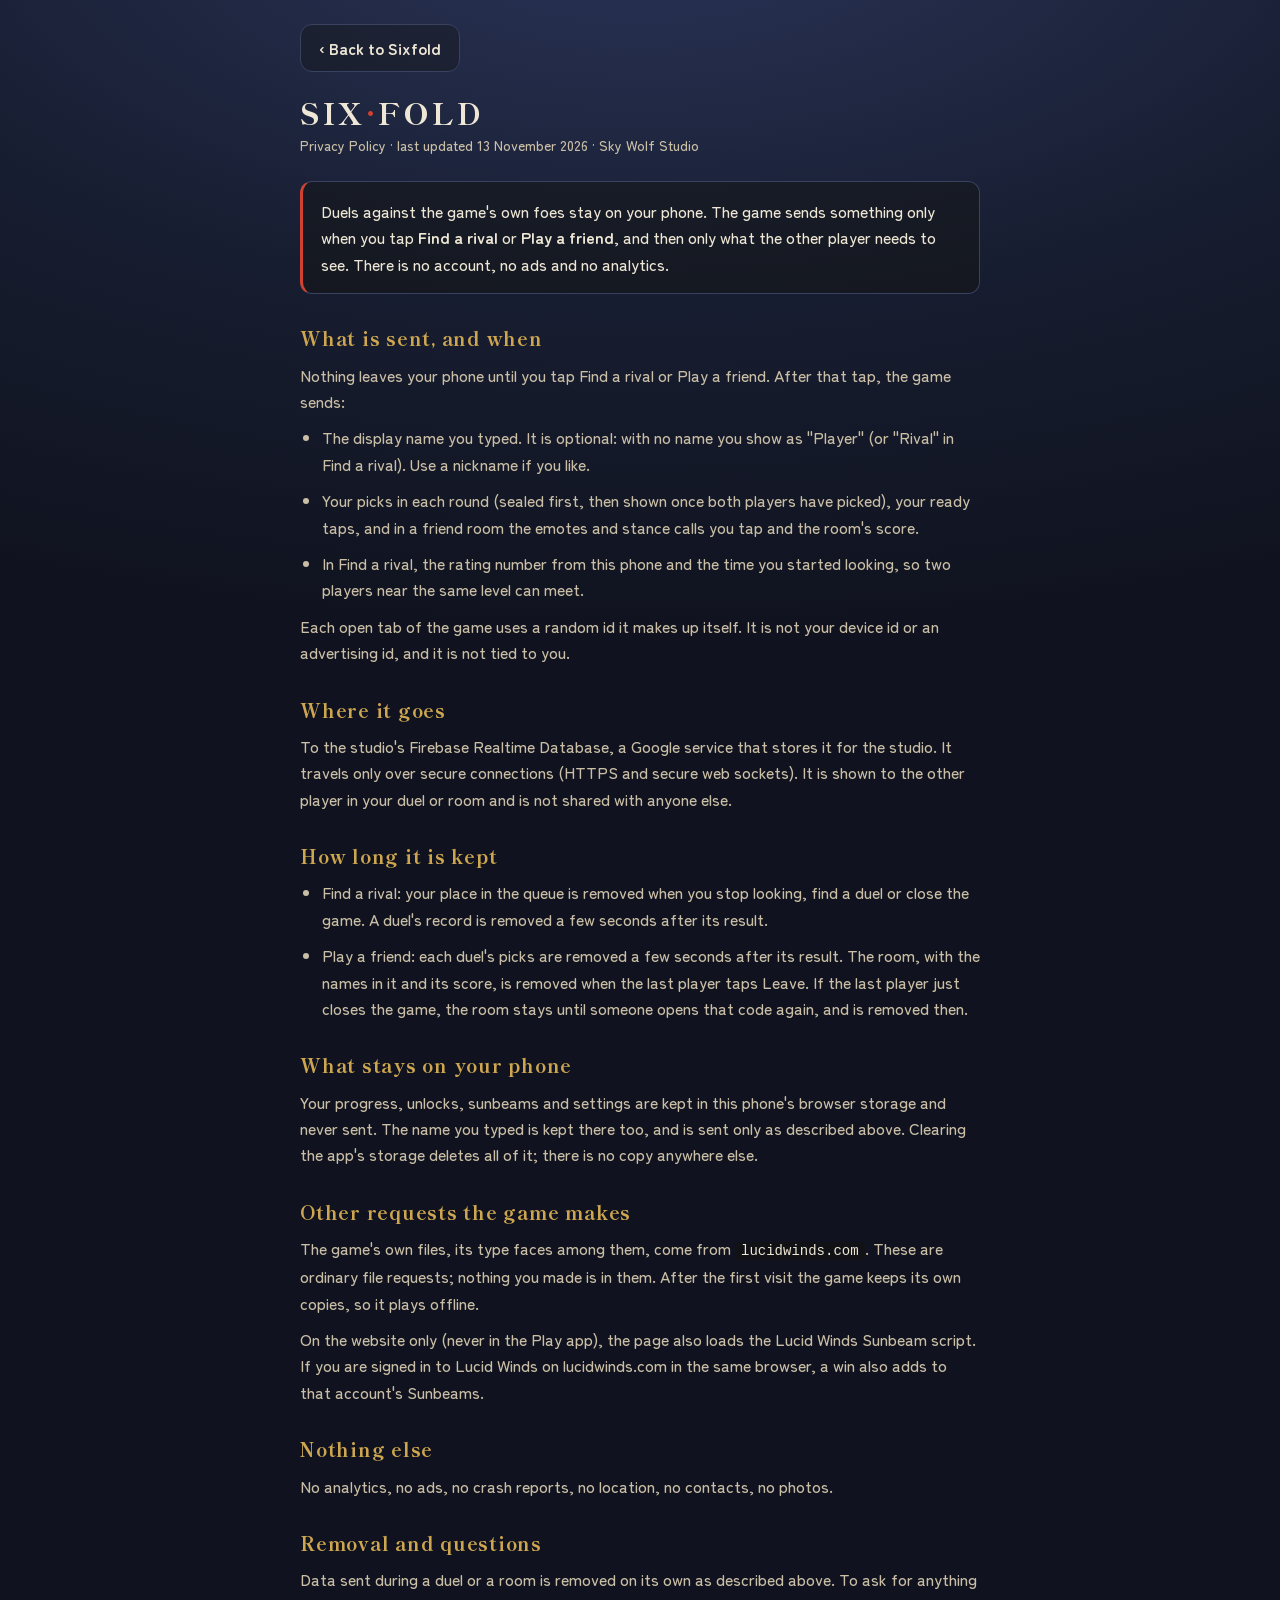
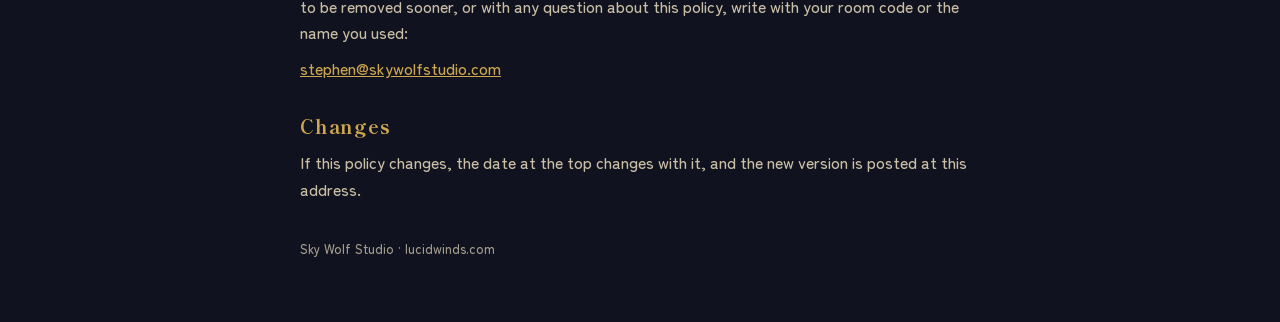
<file: privacy.html>
<!doctype html>
<html lang="en"><head>
<meta charset="utf-8">
<meta name="viewport" content="width=device-width,initial-scale=1,viewport-fit=cover">
<title>SIXFOLD · Privacy Policy</title>
<meta name="description" content="What Sixfold sends, when, where it goes and how long it is kept. No account, no ads, no analytics.">
<meta name="theme-color" content="#171d30">
<link rel="icon" type="image/svg+xml" href="icon.svg">
<style>
  /* the two type faces, kept in the game folder (fonts/, SIL Open Font License, the licences
     beside them) and cached by the service worker, so the lettering is the same offline.
     Subsets cover the characters the game uses; anything else falls back per glyph. */
  @font-face{font-family:"Shippori Mincho";font-style:normal;font-weight:600;font-display:swap;src:url(fonts/shippori-mincho-600.woff2) format("woff2")}
  @font-face{font-family:"Shippori Mincho";font-style:normal;font-weight:800;font-display:swap;src:url(fonts/shippori-mincho-800.woff2) format("woff2")}
  @font-face{font-family:"Zen Maru Gothic";font-style:normal;font-weight:500;font-display:swap;src:url(fonts/zen-maru-gothic-500.woff2) format("woff2")}
  @font-face{font-family:"Zen Maru Gothic";font-style:normal;font-weight:700;font-display:swap;src:url(fonts/zen-maru-gothic-700.woff2) format("woff2")}
 :root{--ink:#13120f;--indigo:#171d30;--indigo2:#222b46;--line:#39425f;--washi:#efe7d6;--washi-dim:#cabfa6;
       --seal:#cf4130;--gold:#cda64f;--disp:"Shippori Mincho",Georgia,serif;--ui:"Zen Maru Gothic",system-ui,sans-serif}
 *{margin:0;padding:0;box-sizing:border-box}
 html{background:#10131f}
 body{font:500 16px/1.65 var(--ui);color:var(--washi);min-height:100vh;
      background:radial-gradient(120% 80% at 50% -10%,#2a3458 0%,var(--indigo) 55%,#10131f 100%) fixed;
      padding:24px 16px 64px;-webkit-text-size-adjust:100%}
 main{max-width:680px;margin:0 auto}
 .back{display:inline-flex;align-items:center;min-height:48px;padding:0 18px;margin-bottom:22px;border:1px solid var(--line);
       border-radius:12px;background:rgba(19,18,15,.35);color:var(--washi);text-decoration:none;font-weight:700}
 h1{font-family:var(--disp);font-weight:800;font-size:30px;letter-spacing:.12em;line-height:1.2}
 h1 .dot{color:var(--seal)}
 .sub{color:var(--washi-dim);font-size:14px;margin:4px 0 24px}
 h2{font-family:var(--disp);font-weight:800;font-size:19px;letter-spacing:.04em;margin:28px 0 8px;color:var(--gold)}
 p,li{color:var(--washi-dim);margin-bottom:10px}
 strong{color:var(--washi)}
 ul{padding-left:22px}
 code{background:rgba(19,18,15,.6);padding:1px 6px;border-radius:5px;font-size:14px;color:var(--washi);overflow-wrap:anywhere}
 .big{background:rgba(19,18,15,.45);border:1px solid var(--line);border-left:3px solid var(--seal);border-radius:12px;padding:16px 18px;margin:6px 0 8px}
 .big p{color:var(--washi);margin:0}
 a{color:var(--gold)}
 footer{margin-top:36px;color:var(--washi-dim);font-size:13px;opacity:.8}
</style></head><body><main>

<a class="back" href="./">‹ Back to Sixfold</a>
<h1>SIX<span class="dot">·</span>FOLD</h1>
<div class="sub">Privacy Policy · last updated 13 November 2026 · Sky Wolf Studio</div>

<div class="big"><p>Duels against the game's own foes stay on your phone. The game sends something only when you tap
<strong>Find a rival</strong> or <strong>Play a friend</strong>, and then only what the other player needs to see.
There is no account, no ads and no analytics.</p></div>

<h2>What is sent, and when</h2>
<p>Nothing leaves your phone until you tap Find a rival or Play a friend. After that tap, the game sends:</p>
<ul>
  <li>The display name you typed. It is optional: with no name you show as "Player" (or "Rival" in Find a rival).
    Use a nickname if you like.</li>
  <li>Your picks in each round (sealed first, then shown once both players have picked), your ready taps, and in a
    friend room the emotes and stance calls you tap and the room's score.</li>
  <li>In Find a rival, the rating number from this phone and the time you started looking, so two players near the
    same level can meet.</li>
</ul>
<p>Each open tab of the game uses a random id it makes up itself. It is not your device id or an advertising id, and
it is not tied to you.</p>

<h2>Where it goes</h2>
<p>To the studio's Firebase Realtime Database, a Google service that stores it for the studio. It travels only over
secure connections (HTTPS and secure web sockets). It is shown to the other player in your duel or room and is not
shared with anyone else.</p>

<h2>How long it is kept</h2>
<ul>
  <li>Find a rival: your place in the queue is removed when you stop looking, find a duel or close the game. A duel's
    record is removed a few seconds after its result.</li>
  <li>Play a friend: each duel's picks are removed a few seconds after its result. The room, with the names in it and
    its score, is removed when the last player taps Leave. If the last player just closes the game, the room stays
    until someone opens that code again, and is removed then.</li>
</ul>

<h2>What stays on your phone</h2>
<p>Your progress, unlocks, sunbeams and settings are kept in this phone's browser storage and never sent. The name
you typed is kept there too, and is sent only as described above. Clearing the app's storage deletes all of it; there
is no copy anywhere else.</p>

<h2>Other requests the game makes</h2>
<p>The game's own files, its type faces among them, come from <code>lucidwinds.com</code>. These are ordinary file
requests; nothing you made is in them. After the first visit the game keeps its own copies, so it plays offline.</p>
<p>On the website only (never in the Play app), the page also loads the Lucid Winds Sunbeam script. If you are signed
in to Lucid Winds on lucidwinds.com in the same browser, a win also adds to that account's Sunbeams.</p>

<h2>Nothing else</h2>
<p>No analytics, no ads, no crash reports, no location, no contacts, no photos.</p>

<h2>Removal and questions</h2>
<p>Data sent during a duel or a room is removed on its own as described above. To ask for anything to be removed
sooner, or with any question about this policy, write with your room code or the name you used:</p>
<!--email_off-->
<!-- The email_off fence keeps Cloudflare's email obfuscation from rewriting the mailto into a script decoded link
     that a reviewer without scripts cannot read. Check the SERVED page after any edit. -->
<p><a href="mailto:stephen@skywolfstudio.com">stephen@skywolfstudio.com</a></p>
<!--/email_off-->

<h2>Changes</h2>
<p>If this policy changes, the date at the top changes with it, and the new version is posted at this address.</p>

<footer>Sky Wolf Studio · lucidwinds.com</footer>
</main></body></html>
</file>
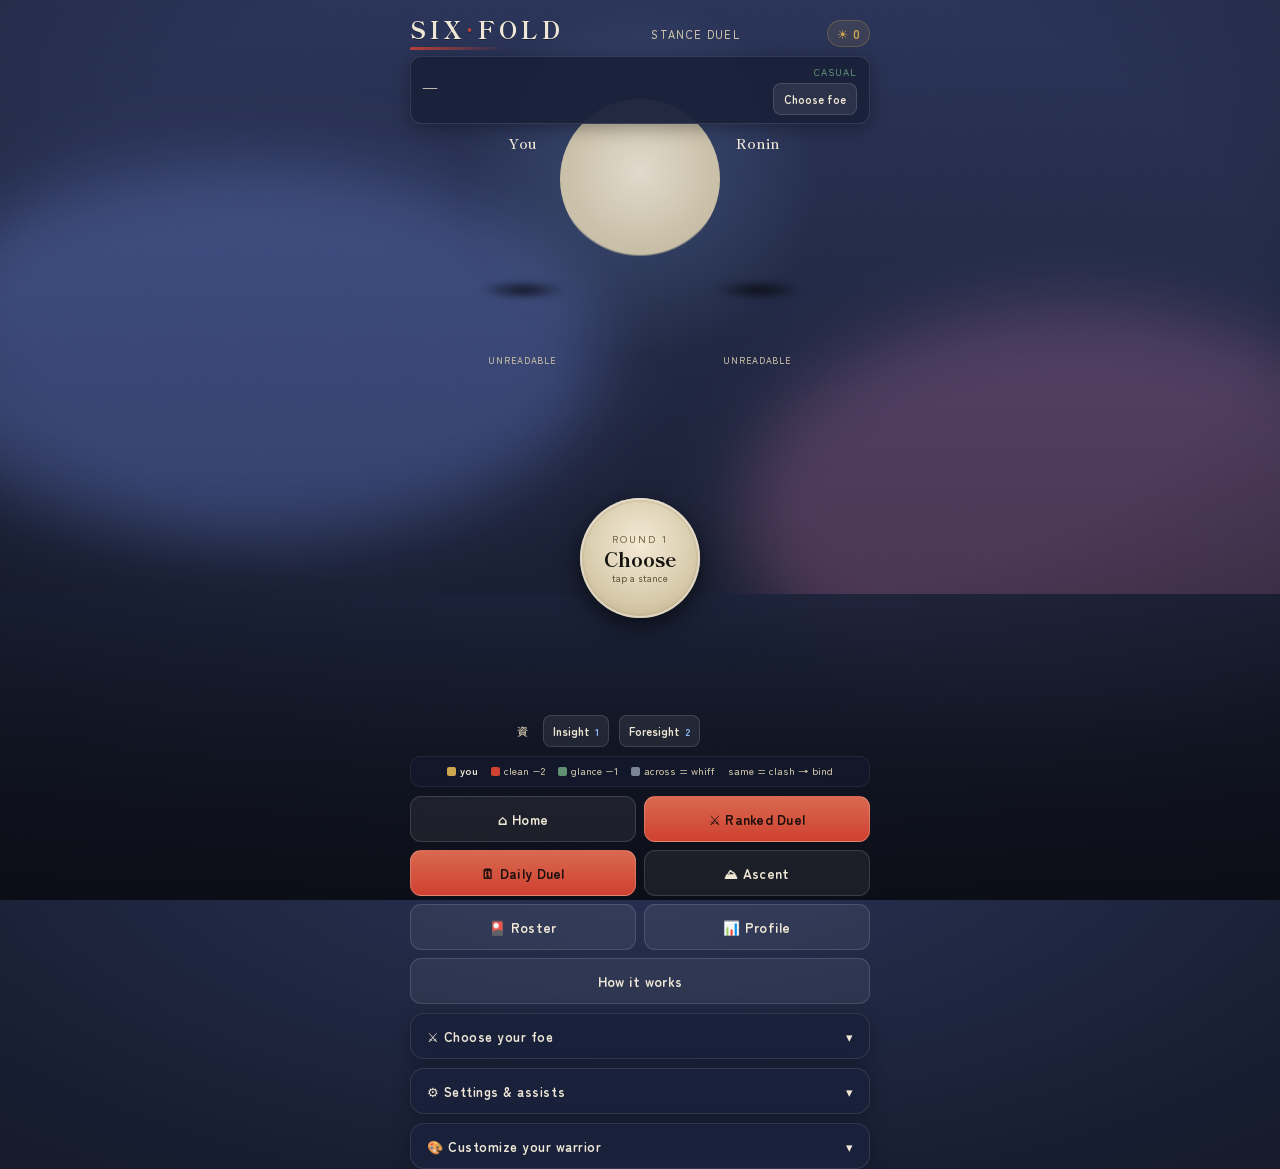
<file: sixfold.src.html>
<!DOCTYPE html>
<html lang="en">
<head>
<meta charset="UTF-8">
<meta name="viewport" content="width=device-width, initial-scale=1.0, maximum-scale=1.0, user-scalable=no">
<title>SIXFOLD: stance duel</title>
<meta name="theme-color" content="#171d30">
<meta name="description" content="A six-stance power-wheel duel. Read your foe, break the bind, win in under a minute.">
<!-- Social share preview (Open Graph + Twitter) -->
<meta property="og:type" content="website">
<meta property="og:title" content="SIXFOLD: stance duel">
<meta property="og:description" content="A six-stance power-wheel duel. Read your foe, break the bind, win in under a minute.">
<meta property="og:url" content="https://lucidwinds.com/satellites/sixfold/">
<meta property="og:image" content="https://lucidwinds.com/satellites/sixfold/og.png">
<meta property="og:image:width" content="1200">
<meta property="og:image:height" content="630">
<meta name="twitter:card" content="summary_large_image">
<meta name="twitter:title" content="SIXFOLD: stance duel">
<meta name="twitter:description" content="Read your foe. Break the bind. Win in under a minute.">
<meta name="twitter:image" content="https://lucidwinds.com/satellites/sixfold/og.png">
<!-- PWA: installable + offline (degrades gracefully when opened as a local file) -->
<link rel="manifest" href="manifest.webmanifest">
<link rel="icon" type="image/svg+xml" href="icon.svg">
<link rel="icon" type="image/png" sizes="192x192" href="icons/icon-192.png">
<link rel="apple-touch-icon" href="icons/icon-192.png">
<meta name="mobile-web-app-capable" content="yes">
<meta name="apple-mobile-web-app-capable" content="yes">
<meta name="apple-mobile-web-app-status-bar-style" content="black-translucent">
<meta name="apple-mobile-web-app-title" content="SIXFOLD">
<style>
  /* the two type faces, kept in the game folder (fonts/, SIL Open Font License, the licences
     beside them) and cached by the service worker, so the lettering is the same offline.
     Subsets cover the characters the game uses; anything else falls back per glyph. */
  @font-face{font-family:"Shippori Mincho";font-style:normal;font-weight:600;font-display:swap;src:url(fonts/shippori-mincho-600.woff2) format("woff2")}
  @font-face{font-family:"Shippori Mincho";font-style:normal;font-weight:800;font-display:swap;src:url(fonts/shippori-mincho-800.woff2) format("woff2")}
  @font-face{font-family:"Zen Maru Gothic";font-style:normal;font-weight:500;font-display:swap;src:url(fonts/zen-maru-gothic-500.woff2) format("woff2")}
  @font-face{font-family:"Zen Maru Gothic";font-style:normal;font-weight:700;font-display:swap;src:url(fonts/zen-maru-gothic-700.woff2) format("woff2")}
  :root{
    --ink:#13120f; --indigo:#171d30; --indigo2:#222b46; --line:#39425f;
    --washi:#efe7d6; --washi-dim:#cabfa6;
    --seal:#cf4130; --jade:#5f9173; --steel:#7b8494; --gold:#cda64f;
    --disp:"Shippori Mincho",Georgia,serif; --ui:"Zen Maru Gothic",system-ui,sans-serif;
  }
  /* colorblind-safe palette (accessibility setting) */
  body.cb{ --seal:#d55e00; --jade:#0072b2; --steel:#999999; --gold:#e69f00; }
  body.contrast{ --washi:#ffffff; --washi-dim:#e8e2d2; --line:#6b76a0; }
  *{box-sizing:border-box;-webkit-tap-highlight-color:transparent}
  html,body{margin:0;height:100%}
  body{
    font-family:var(--ui); color:var(--washi);
    background:radial-gradient(120% 80% at 50% -10%, #2a3458 0%, var(--indigo) 55%, #10131f 100%);
    min-height:100%; overflow-x:hidden;
    display:flex; flex-direction:column; align-items:center; padding:12px 12px 28px; gap:9px;
  }
  /* ===== painted-scroll backdrop: data-driven arena themes =====
     #scene sits behind everything. applyTheme() sets the --sky / disc / ridge /
     accent vars per theme; the watercolor washes + paper grain are constant so
     every area shares one cohesive "wet pigment on washi" language. */
  #scene{position:fixed;inset:0;z-index:-2;overflow:hidden;pointer-events:none;
    background:var(--sky,linear-gradient(#2a3458,#10131f));transition:background .6s ease}
  #scene .disc{position:absolute;left:50%;top:11%;width:160px;height:160px;margin-left:-80px;border-radius:50%;
    background:var(--disc,radial-gradient(circle at 50% 45%,#f3ead6,#d8cbac 70%,transparent 72%));
    filter:blur(.5px);opacity:.9;transition:background .6s ease}
  #scene .glow{position:absolute;left:50%;top:11%;width:420px;height:420px;margin-left:-210px;margin-top:-130px;border-radius:50%;
    background:radial-gradient(circle,var(--glow,#8ec0ff33) 0%,transparent 60%);transition:background .6s ease}
  #scene .ridge{position:absolute;left:-5%;right:-5%;bottom:30%;height:46%;opacity:.5;
    background:var(--ridge,none);background-size:cover;background-position:bottom center;transition:opacity .6s}
  #scene .floor{position:absolute;left:0;right:0;bottom:0;height:34%;
    background:linear-gradient(var(--floor1,#1a2138) ,var(--floor2,#0c0f18));opacity:.9;transition:background .6s ease}
  /* watercolor pigment blooms — soft, irregular, multiply-blended */
  #scene .wash{position:absolute;border-radius:50%;filter:blur(34px);mix-blend-mode:screen;opacity:.5}
  #scene .w1{left:-8%;top:18%;width:55%;height:42%;background:var(--wash1,#3a4a8a)}
  #scene .w2{right:-10%;top:34%;width:52%;height:46%;background:var(--wash2,#6a3550)}
  /* paper fiber grain (static feTurbulence; cheap, no asset) */
  #scene .grain{position:absolute;inset:0;opacity:.06;mix-blend-mode:overlay;
    background-image:url("data:image/svg+xml,%3Csvg xmlns='http://www.w3.org/2000/svg' width='120' height='120'%3E%3Cfilter id='n'%3E%3CfeTurbulence type='fractalNoise' baseFrequency='0.85' numOctaves='2'/%3E%3C/filter%3E%3Crect width='100%25' height='100%25' filter='url(%23n)'/%3E%3C/svg%3E");
    background-size:200px 200px}
  #scene .vignette{position:absolute;inset:0;background:radial-gradient(120% 90% at 50% 32%,transparent 40%,#0a0c14cc 100%)}
  /* painted backdrop image (per-theme, drop-in like skins). When present it takes
     over and the CSS-generated sky furniture hides, leaving grain + vignette to tie
     it in. Portrait art, covers the viewport. */
  #scene .scenebg{position:absolute;inset:0;background-size:cover;background-position:center top;opacity:0;transition:opacity .6s}
  #scene.hasbg .scenebg{opacity:1}
  /* PERF: with a painted arena image up, fully REMOVE the procedural sky furniture
     from the compositing tree (display:none, not opacity:0). The .wash layers blur 34px
     + screen-blend over half the viewport — leaving them composited (even invisible) is
     the main cause of mobile jank now that every arena has a full-screen backdrop. */
  #scene.hasbg .glow,#scene.hasbg .disc,#scene.hasbg .ridge,#scene.hasbg .wash,#scene.hasbg .floor{display:none}
  body.reduce #scene *{transition:none}
  /* ambient per-biome particles (embers/snow/petals/fireflies) — a thin drifting
     layer over the arena, GPU-only (transform+opacity), behind the fighters.
     Count kept low + paused under reduced motion (owner's mobile-perf guard). */
  #scene .particles{position:absolute;inset:0;overflow:hidden;pointer-events:none;z-index:1}
  body.reduce #scene .particles{display:none}
  .pt{position:absolute;top:-8%;border-radius:50%;opacity:0;will-change:transform,opacity}
  .pt-snow{background:radial-gradient(circle,#fff,#ffffff55);animation:p-fall linear infinite}
  .pt-petal{border-radius:55% 0 55% 55%;background:linear-gradient(#f6c1d6,#d98ab0);animation:p-sway linear infinite}
  .pt-ember{top:auto;bottom:-6%;background:radial-gradient(circle,#ffd27f,#ff7a3c00);animation:p-rise linear infinite}
  .pt-firefly{background:radial-gradient(circle,#ffe7a3,#cda64f00);animation:p-drift ease-in-out infinite}
  @keyframes p-fall{0%{transform:translate3d(0,0,0);opacity:0}12%{opacity:.8}90%{opacity:.7}100%{transform:translate3d(var(--drift),118vh,0);opacity:0}}
  @keyframes p-sway{0%{transform:translate3d(0,0,0) rotate(0);opacity:0}12%{opacity:.82}100%{transform:translate3d(var(--drift),118vh,0) rotate(240deg);opacity:0}}
  @keyframes p-rise{0%{transform:translate3d(0,0,0);opacity:0}16%{opacity:.85}84%{opacity:.6}100%{transform:translate3d(var(--drift),-118vh,0);opacity:0}}
  @keyframes p-drift{0%,100%{transform:translate3d(0,0,0);opacity:.18}50%{transform:translate3d(var(--drift),-34px,0);opacity:.8}}

  header{width:100%;max-width:460px;display:flex;align-items:baseline;justify-content:space-between}
  h1{font-family:var(--disp);font-weight:800;letter-spacing:.18em;margin:0;font-size:23px;color:var(--washi);
    text-shadow:0 1px 0 #0006;position:relative}
  h1 .dot{color:var(--seal)}
  /* brush-stroke underline under the wordmark */
  h1::after{content:"";position:absolute;left:0;right:38%;bottom:-4px;height:3px;border-radius:2px;
    background:linear-gradient(90deg,var(--seal),transparent);opacity:.85}
  .tag{font-size:11px;letter-spacing:.12em;color:var(--washi-dim);text-transform:uppercase}
  .beambal{font-family:var(--ui);font-weight:800;font-size:12.5px;color:var(--gold);background:#cda64f1c;
    border:1px solid #cda64f44;border-radius:999px;padding:3px 9px;letter-spacing:.02em;white-space:nowrap}
  .dailyprompt{width:100%;max-width:460px;display:flex;align-items:center;gap:8px;cursor:pointer;text-align:left;
    font-family:var(--ui);color:var(--washi);background:linear-gradient(90deg,#cda64f22,#cda64f0c);
    border:1px solid #cda64f55;border-radius:11px;padding:9px 13px;font-size:12.5px}
  .dailyprompt b{color:var(--gold);font-weight:800} .dailyprompt .go{margin-left:auto;color:var(--gold);font-weight:800}
  .beambal.bump{animation:beambump .5s}
  @keyframes beambump{0%{transform:scale(1)}40%{transform:scale(1.22)}100%{transform:scale(1)}}
  body.reduce .beambal.bump{animation:none}

  /* foe / mode bar */
  .foebar{width:100%;max-width:460px;display:flex;align-items:center;justify-content:space-between;gap:8px;
    background:#1a213af2;
    border:1px solid #ffffff1c;border-radius:11px;padding:8px 12px;font-size:12px;box-shadow:0 4px 18px #0005}
  .foebar .who{display:flex;flex-direction:column;gap:2px;min-width:0}
  .foebar .fn{font-family:var(--disp);font-weight:600;font-size:14px;color:var(--washi)}
  .foebar .stars{color:var(--gold);letter-spacing:1px;font-size:11px}
  .foebar .tell{color:var(--washi-dim);font-size:10.5px;max-width:230px;overflow:hidden;text-overflow:ellipsis;white-space:nowrap}
  .foebar button{font-family:var(--ui);font-size:11px;font-weight:700;color:var(--washi);background:#ffffff14;
    border:1px solid #ffffff22;border-radius:8px;padding:7px 10px;cursor:pointer;white-space:nowrap}
  .modetag{font-size:9.5px;letter-spacing:.1em;color:var(--jade);text-transform:uppercase}
  .modetag.comp{color:var(--seal)}

  .arena{width:100%;max-width:460px;display:flex;justify-content:space-between;gap:10px}
  .fighter{flex:1;min-width:0;display:flex;flex-direction:column;align-items:center;gap:5px}
  .fighter .nm{font-family:var(--disp);font-size:14px;font-weight:600;max-width:100%;overflow:hidden;text-overflow:ellipsis;white-space:nowrap}
  .stage{position:relative;width:132px;height:150px}
  /* soft watercolor ground shadow at the art's foot anchor (~88% down) — wider +
     darker to ground the larger fighters so they sit IN the arena, not float. */
  .stage::after{content:"";position:absolute;left:50%;bottom:9px;width:88px;height:18px;margin-left:-44px;border-radius:50%;
    background:radial-gradient(closest-side,#000b,transparent);filter:blur(3px);z-index:1}
  .banner{position:absolute;top:-2px;width:30px;height:62px;border-radius:2px 2px 0 0;box-shadow:0 2px 6px #0007;z-index:1;
    display:flex;align-items:center;justify-content:center;font-size:15px;color:#fff8;transform-origin:top center}
  .banner.left{left:6px;transform:rotate(-7deg)} .banner.right{right:6px;transform:rotate(7deg)}
  .body{position:relative;z-index:2;filter:drop-shadow(0 4px 6px #0008)}
  .face{position:absolute;z-index:3;top:26px;left:50%;transform:translateX(-50%);font-size:30px;filter:drop-shadow(0 1px 1px #0006)}
  .weapon{position:absolute;z-index:4;bottom:6px;font-size:26px;filter:drop-shadow(0 1px 2px #0008)}
  .weapon.left{right:2px;transform:scaleX(-1)} .weapon.right{left:2px}

  .hp{display:flex;gap:4px;height:13px}
  .pip{width:15px;height:13px;border-radius:2px;background:#0003;border:1px solid #ffffff22;transition:background .25s,transform .25s}
  .pip.full{background:linear-gradient(#e8645a,var(--seal));border-color:#ffffff44;box-shadow:0 0 5px #cf413066}
  .pip.lost{transform:scale(.7) rotate(8deg);opacity:.35}
  .pip.justlost{animation:piploss .45s ease-out}
  @keyframes piploss{0%{box-shadow:0 0 0 2px #fff,0 0 14px #cf4130cc;transform:scale(1.25)}100%{transform:scale(.7) rotate(8deg)}}
  body.reduce .pip.justlost{animation:none}
  /* floating damage numbers — the hit's weight + exact value, at the strike moment */
  .dmgnum{position:absolute;left:50%;top:30%;z-index:6;pointer-events:none;font-family:var(--disp);font-weight:800;
    font-size:30px;line-height:1;color:var(--seal);text-shadow:0 2px 5px #000b,0 0 14px #cf413099;
    animation:dmgfloat .9s cubic-bezier(.2,.8,.3,1) forwards}
  .dmgnum.glance{color:var(--jade);font-size:25px;text-shadow:0 2px 5px #000b,0 0 12px #5f917399}
  .dmgnum.read{color:var(--gold);font-size:35px;text-shadow:0 2px 5px #000b,0 0 18px #cda64fdd}
  @keyframes dmgfloat{0%{opacity:0;transform:translate(-50%,8px) scale(.6)}22%{opacity:1;transform:translate(-50%,-4px) scale(1.12)}100%{opacity:0;transform:translate(-50%,-38px) scale(1)}}
  body.reduce .dmgnum{display:none}
  /* combo momentum badge — builds as you chain damage-dealing rounds without taking a hit */
  .combobadge{position:absolute;left:50%;top:-4px;transform:translateX(-50%) scale(.6);z-index:7;pointer-events:none;
    font-family:var(--disp);font-weight:800;font-size:15px;letter-spacing:.04em;color:var(--gold);white-space:nowrap;
    background:#1a1206d8;border:1px solid var(--gold);border-radius:999px;padding:3px 12px;opacity:0;
    text-shadow:0 0 8px #cda64f99;box-shadow:0 2px 12px #cda64f55;transition:opacity .2s}
  .combobadge.on{opacity:1;transform:translateX(-50%) scale(1)}
  .combobadge.hot{color:#ff8a4c;border-color:#ff7a3c;text-shadow:0 0 11px #ff7a3c;box-shadow:0 2px 18px #ff7a3c66}
  .combobadge.bump{animation:combobump .42s cubic-bezier(.2,1.5,.4,1)}
  @keyframes combobump{0%{transform:translateX(-50%) scale(.7)}60%{transform:translateX(-50%) scale(1.28)}100%{transform:translateX(-50%) scale(1)}}
  body.reduce .combobadge.bump{animation:none;transform:translateX(-50%) scale(1)}

  /* stance ribbon + unpredictability bar */
  .ribbon{display:flex;gap:3px;height:18px;align-items:center;justify-content:center}
  .ribbon-cell{font-size:13px;width:17px;height:17px;border-radius:4px;display:flex;align-items:center;justify-content:center;
    background:#ffffff10;border:1px solid #ffffff18;line-height:1}
  .ribbon-cell.tint-seal{color:#fff;background:var(--seal);border-color:#fff4}
  .ribbon-cell.tint-jade{color:#fff;background:var(--jade);border-color:#fff4}
  .ribbon-cell.tint-steel{color:var(--washi);background:#ffffff14}
  .ribbon-cell.tint-white{color:#222;background:#e9e2d0}
  .bar{width:80px;height:8px;border-radius:5px;background:#ffffff14;position:relative;opacity:0;transition:opacity .3s;border:1px solid #ffffff14}
  .bar.show{opacity:1}
  .bar .bar-fill{height:100%;width:0;border-radius:5px;background:linear-gradient(90deg,var(--jade),var(--gold));transition:width .4s}
  .bar .bar-num{position:absolute;right:-26px;top:-5px;font-size:10px;color:var(--gold);font-weight:700}
  /* readable warning: low unpredictability = the foe can read you */
  .bar.danger{border-color:var(--seal);box-shadow:0 0 8px #cf413088;animation:barwarn 1.1s infinite alternate}
  .bar.danger .bar-fill{background:linear-gradient(90deg,#cf4130,#e0954a)}
  .bar.danger .bar-num{color:var(--seal)}
  @keyframes barwarn{to{box-shadow:0 0 13px #cf4130cc}}
  body.reduce .bar.danger{animation:none}
  .barwrap{display:flex;flex-direction:column;align-items:center;gap:3px}
  .barlbl{font-size:9px;letter-spacing:.08em;color:var(--washi-dim);text-transform:uppercase}
  .barlbl.danger{color:var(--seal);font-weight:800}
  /* first friend duel: the three line card */
  .hero.fcard{gap:10px;text-align:center;padding:22px 26px;border-radius:18px;background:#13182af0;border:1px solid #ffffff22}
  .fcard .fc-l{font-family:var(--disp);font-weight:700;font-size:20px;color:var(--washi);line-height:1.3}
  .fcard .fc-g{color:var(--gold)} .fcard .fc-r{color:#ef6a55}
  .fcard button{margin-top:8px;font-family:var(--ui);font-weight:700;font-size:14px;min-height:48px;padding:11px 30px;border-radius:12px;cursor:pointer;
    background:linear-gradient(180deg,#b98a2e,#8a6420);border:1px solid #0003;color:#fff}

  /* WHEEL */
  /* flex-shrink:0 is critical: body is a column flexbox, and on a phone the page
     content exceeds viewport height — without this the wheel gets vertically
     crushed and the 6 stance nodes collapse on top of each other. */
  .wheelwrap{position:relative;width:296px;height:296px;margin:0;flex-shrink:0}
  svg.links{position:absolute;inset:0;width:100%;height:100%;pointer-events:none;z-index:1;overflow:visible}
  .node{position:absolute;width:72px;height:72px;margin:-36px 0 0 -36px;border-radius:50%;
    background:linear-gradient(#2a3556ee,#1a2135f2);border:1.5px solid #5a6a93;color:var(--washi);
    box-shadow:0 4px 12px #0007,inset 0 1px 0 #ffffff1f;
    display:flex;flex-direction:column;align-items:center;justify-content:center;gap:1px;cursor:pointer;z-index:2;
    transition:transform .12s,border-color .2s,box-shadow .2s;font-family:var(--ui)}
  .node:focus-visible{outline:2px solid var(--gold);outline-offset:3px}
  .node .g{font-size:22px;line-height:1}
  .node .n{font-family:var(--disp);font-size:10.5px;letter-spacing:.04em;color:var(--washi-dim)}
  .node:active{transform:scale(.93)}
  @media(hover:hover){.node:hover{border-color:var(--gold);box-shadow:0 0 14px #cda64f44}}
  .node.ppick{border-color:var(--gold);box-shadow:0 0 0 2px var(--gold),0 0 18px #cda64f88}
  /* aimed (selected, not yet struck): tap again to commit */
  .node.aiming{border-color:var(--gold);box-shadow:0 0 0 3px var(--gold),0 0 22px #cda64fcc;transform:scale(1.12);animation:aimpulse .7s infinite alternate}
  @keyframes aimpulse{to{box-shadow:0 0 0 3px var(--gold),0 0 30px #cda64fff}}
  body.reduce .node.aiming{animation:none}
  .node.apick{border-color:var(--seal);box-shadow:0 0 0 2px var(--seal),0 0 18px #cf413088}
  .node.both{border-color:#fff;box-shadow:0 0 0 2px #fff,0 0 22px #fff8}
  .node.dim{opacity:.4}
  /* whose pick is whose, said in words at the reveal */
  .node .ptag{position:absolute;left:50%;top:-11px;transform:translateX(-50%);z-index:3;white-space:nowrap;pointer-events:none;
    font-family:var(--ui);font-weight:800;font-size:10px;letter-spacing:.03em;padding:2px 7px;border-radius:9px;
    background:var(--gold);color:#1a1206;box-shadow:0 2px 6px #0008;max-width:84px;overflow:hidden;text-overflow:ellipsis}
  .node .ptag.rival{background:var(--seal);color:#fff}
  .node .ptag.both{background:#fff;color:#222}
  .node.foresight{border-color:var(--jade);box-shadow:0 0 0 2px var(--jade),0 0 16px #5f917399;animation:fpulse 1s infinite alternate}
  @keyframes fpulse{to{box-shadow:0 0 0 3px var(--jade),0 0 24px #5f9173cc}}
  /* Foresight's recommended counter — the stance to STRIKE to land the read */
  .node.calledshot{border-color:var(--gold);box-shadow:0 0 0 2px var(--gold),0 0 18px #cda64fbb;animation:cspulse .85s infinite alternate}
  .node.calledshot::after{content:"⚔";position:absolute;top:-9px;right:-3px;font-size:11px;color:var(--gold);text-shadow:0 0 4px #000}
  @keyframes cspulse{to{box-shadow:0 0 0 3px var(--gold),0 0 28px #cda64fee}}
  body.reduce .node.calledshot,body.reduce .node.foresight{animation:none}
  .node .ring{position:absolute;inset:-4px;border-radius:50%;border:2px solid transparent;opacity:0;transition:opacity .15s}
  .node.r-clean .ring{border-color:var(--seal);opacity:.9}
  .node.r-glance .ring{border-color:var(--jade);opacity:.9}
  .node.r-safe .ring{border-color:var(--steel);opacity:.7}
  /* large tap targets (accessibility) */
  body.bigtap .node{width:82px;height:82px;margin:-41px 0 0 -41px}

  .hub{position:absolute;left:50%;top:50%;width:120px;height:120px;margin:-60px 0 0 -60px;border-radius:50%;
    background:radial-gradient(circle at 50% 38%, #f3ead6 0%, #d8cbac 60%, #b9a982 100%);color:var(--ink);
    display:flex;flex-direction:column;align-items:center;justify-content:center;z-index:3;
    box-shadow:inset 0 0 0 2px #ffffff66,inset 0 0 0 4px #b9a98244,0 8px 24px #0009;text-align:center;padding:8px}
  .hub .round{font-size:10px;letter-spacing:.2em;text-transform:uppercase;color:#7a6a48}
  .hub .verdict{font-family:var(--disp);font-weight:800;font-size:20px;line-height:1.05;margin-top:2px}
  .hub .sub{font-size:10px;color:#6c5d3f;margin-top:3px;max-width:98px;line-height:1.25}
  .hub .rclock{font-size:10.5px;font-weight:800;color:#7a3a2c;margin-top:2px;max-width:100px;line-height:1.2}
  .hub .rclock:empty{display:none}
  .hub.flash-clean{animation:flashc .5s} .hub.flash-glance{animation:flashg .5s}
  .hub.flash-read{animation:flashr .6s}
  @keyframes flashc{0%{box-shadow:inset 0 0 0 3px var(--seal),0 0 40px #cf4130cc}100%{}}
  @keyframes flashg{0%{box-shadow:inset 0 0 0 3px var(--jade),0 0 30px #5f9173aa}100%{}}
  @keyframes flashr{0%{box-shadow:inset 0 0 0 4px var(--gold),0 0 52px #cda64fee}100%{}}
  .hub .verdict.read{color:#7a5e1a}
  /* bind prompt — hub flips to 3 buttons */
  .hub.bind-mode{background:radial-gradient(circle at 50% 38%,#f6dede,#d8b6ac 70%,#b98a82)}
  .bind-title{font-family:var(--disp);font-weight:800;font-size:12px;letter-spacing:.2em;color:#7a3a30}
  .bind-row{display:flex;gap:4px;margin-top:5px}
  .bindbtn{display:flex;flex-direction:column;align-items:center;gap:1px;width:31px;padding:5px 2px;border-radius:8px;
    border:1px solid #00000022;background:#fff7;cursor:pointer;font-family:var(--ui);color:var(--ink)}
  .bindbtn:active{transform:scale(.92)}
  .bindbtn .bg{font-size:16px;line-height:1} .bindbtn .bn{font-size:8.5px;letter-spacing:.03em}

  .esc{font-size:11px;letter-spacing:.12em;color:var(--gold);height:14px;text-transform:uppercase;opacity:0;transition:opacity .3s}
  .esc.on{opacity:1}

  /* resolve meter */
  .meter{width:100%;max-width:460px;display:flex;align-items:center;justify-content:center;gap:10px;flex-wrap:wrap}
  .resolve{display:flex;align-items:center;gap:5px;font-size:11px;color:var(--washi-dim)}
  .rpip{width:13px;height:13px;border-radius:3px;background:#ffffff14;border:1px solid #ffffff22;transition:background .25s,box-shadow .25s}
  .rpip.full{background:linear-gradient(#8ec0ff,#3f6fb0);border-color:#fff4;box-shadow:0 0 6px #3f6fb088}
  .spendbtn{font-family:var(--ui);font-weight:700;font-size:11.5px;color:var(--washi);background:#ffffff12;
    border:1px solid #ffffff22;border-radius:8px;padding:7px 9px;cursor:pointer;display:flex;gap:5px;align-items:center}
  .spendbtn .c{color:#8ec0ff;font-size:10px}
  .spendbtn:disabled{opacity:.35;cursor:default}
  /* glow when you can actually afford it — makes the perception layer discoverable */
  .spendbtn.ready{border-color:var(--gold);color:#fff;animation:rpulse 1.5s infinite}
  @keyframes rpulse{0%,100%{box-shadow:0 0 0 1px var(--gold),0 0 9px #cda64f55}50%{box-shadow:0 0 0 1px var(--gold),0 0 17px #cda64f99}}
  body.reduce .spendbtn.ready{animation:none;box-shadow:0 0 0 1px var(--gold)}
  .aimeter{font-size:10px;color:var(--steel);min-width:54px;text-align:right}

  .controls{width:100%;max-width:460px;display:flex;flex-wrap:wrap;gap:8px}
  button.act{flex:1 1 calc(50% - 4px);font-family:var(--ui);font-weight:700;font-size:13.5px;letter-spacing:.02em;padding:12px;border-radius:11px;
    border:1px solid #ffffff22;cursor:pointer;color:var(--washi);background:linear-gradient(#2c3658,#202841)}
  button.act:active{transform:translateY(1px)}
  button.primary{background:linear-gradient(#d9694f,var(--seal));border-color:#ffffff33;color:#1a0f0c}
  button.ghost{background:#ffffff10}

  .legend{width:100%;max-width:460px;font-size:10.5px;color:var(--washi-dim);display:flex;flex-wrap:wrap;gap:8px 13px;justify-content:center;line-height:1;
    background:#13182af0;border:1px solid #ffffff12;border-radius:10px;padding:9px 12px}
  .legend b{color:var(--washi);font-weight:700}
  .sw{display:inline-block;width:9px;height:9px;border-radius:2px;vertical-align:-1px;margin-right:4px}

  /* post-match readout */
  .postmatch{width:100%;max-width:460px;background:#ffffff0d;border:1px solid var(--gold);border-radius:12px;padding:12px 14px;
    font-size:12px;line-height:1.5;display:none}
  .postmatch.show{display:block}
  .postmatch b{color:var(--gold)} .postmatch .dim{color:var(--washi-dim)}

  /* drawers */
  .drawer{width:100%;max-width:460px;background:#1a213af2;
    border:1px solid #ffffff1a;border-radius:14px;overflow:hidden;box-shadow:0 4px 18px #0004;
    transition:max-height .3s ease;max-height:46px;flex-shrink:0}
  /* flex-shrink 0: in the body's column a full page squashed every drawer to its border,
     so Settings opened to nothing. The open height fits the longest drawer (the customizer). */
  .drawer.open{max-height:1600px}
  .drawer .dh{display:flex;align-items:center;justify-content:space-between;padding:13px 16px;cursor:pointer;font-weight:700;font-size:13px;letter-spacing:.04em}
  .drawer .dh .chev{transition:transform .3s} .drawer.open .dh .chev{transform:rotate(180deg)}
  .dbody{padding:0 16px 16px;display:flex;flex-direction:column;gap:12px}
  .row{display:flex;flex-direction:column;gap:6px}
  .row label{font-size:11px;letter-spacing:.1em;text-transform:uppercase;color:var(--washi-dim)}
  .opts{display:flex;flex-wrap:wrap;gap:7px}
  .opt{min-width:40px;height:40px;padding:0 8px;border-radius:9px;border:1.5px solid #ffffff22;background:#ffffff10;
    display:flex;align-items:center;justify-content:center;font-size:18px;cursor:pointer;color:var(--washi);font-family:var(--ui)}
  .opt.sml{font-size:12px;font-weight:700}
  .opt.sel{border-color:var(--gold);box-shadow:0 0 0 2px var(--gold)}
  .opt.lock{opacity:.42;cursor:default} .opt.lock.sel{box-shadow:none;border-color:#ffffff22}
  .opt.pal{position:relative}
  .opt.crest{font-family:var(--disp);font-size:19px;font-weight:700}
  .opt.buy{position:relative;opacity:.82}
  .opt.buy .price{position:absolute;bottom:-7px;left:50%;transform:translateX(-50%);font-family:var(--ui);font-weight:800;
    font-size:8.5px;color:var(--gold);background:#1a2135;border:1px solid #cda64f66;border-radius:6px;padding:0 3px;white-space:nowrap}
  input.nm{font-family:var(--ui);font-size:14px;padding:9px 11px;border-radius:9px;border:1px solid #ffffff22;background:#ffffff10;color:var(--washi);width:100%}
  input.nm::placeholder{color:#ffffff55}
  input[type=range]{width:100%}
  .toggle{display:flex;align-items:center;justify-content:space-between;gap:8px;font-size:12px;padding:4px 0}
  .toggle input{width:38px;height:22px;-webkit-appearance:none;appearance:none;background:#ffffff20;border-radius:12px;position:relative;cursor:pointer;transition:background .2s}
  .toggle input:checked{background:var(--jade)}
  .toggle input::after{content:"";position:absolute;width:18px;height:18px;border-radius:50%;background:#fff;top:2px;left:2px;transition:left .2s}
  .toggle input:checked::after{left:18px}
  .hint{font-size:10.5px;color:var(--washi-dim);line-height:1.4}
  .compbanner{font-size:11px;color:var(--seal);font-weight:700;text-align:center;padding:4px;display:none}
  .compbanner.show{display:block}

  .toast{position:fixed;left:50%;bottom:26px;transform:translateX(-50%) translateY(20px);opacity:0;background:#13182a;border:1px solid var(--gold);
    color:var(--gold);font-weight:700;font-size:13px;padding:10px 18px;border-radius:30px;transition:.35s;z-index:20;pointer-events:none;letter-spacing:.04em}
  .toast.show{opacity:1;transform:translateX(-50%) translateY(0)}
  /* while the duel's Talk panel is open (it sits low in the page), messages show at the top instead */
  body.talkopen .toast{bottom:auto;top:calc(14px + env(safe-area-inset-top))}

  .shake{animation:shake .35s}
  @keyframes shake{0%,100%{transform:translate(0,0)}20%{transform:translate(-5px,2px)}40%{transform:translate(5px,-2px)}60%{transform:translate(-4px,-1px)}80%{transform:translate(3px,2px)}}
  @media (prefers-reduced-motion:reduce){*{animation:none!important;transition:none!important}}
  body.reduce *{animation:none!important;transition:none!important}
  @media (max-width:360px){.wheelwrap{width:266px;height:266px}.node{width:64px;height:64px;margin:-32px 0 0 -32px}}

  /* ===== CLASH BIND — full-screen escalation moment =====
     The bind is the duel's spike: the world pulls out of focus and the three
     choices rush toward you. Backdrop blur dims the arena; .bind-hero scales
     up with a slight overshoot so the buttons feel like they close in. */
  .overlay{position:fixed;inset:0;z-index:60;display:none;flex-direction:column;align-items:center;justify-content:center;
    gap:16px;padding:24px;background:rgba(9,11,20,.42);-webkit-backdrop-filter:blur(9px) brightness(.5);
    backdrop-filter:blur(9px) brightness(.5);opacity:0;transition:opacity .26s ease}
  .overlay.show{display:flex;opacity:1}
  .overlay .hero{display:flex;flex-direction:column;align-items:center;gap:14px;max-width:420px;
    transform:scale(.5);transition:transform .3s cubic-bezier(.18,1.5,.4,1)}
  .overlay.show .hero{transform:scale(1)}
  .clash-title{font-family:var(--disp);font-weight:800;font-size:38px;letter-spacing:.18em;color:var(--seal);
    text-shadow:0 0 24px #cf4130aa,0 2px 0 #0008;margin:0}
  .clash-sub{font-size:12.5px;letter-spacing:.16em;text-transform:uppercase;color:var(--washi-dim);margin-top:-6px}
  .bind-big-row{display:flex;gap:13px}
  .bindbtn-lg{display:flex;flex-direction:column;align-items:center;gap:6px;width:94px;padding:18px 8px 12px;border-radius:16px;
    border:2px solid #ffffff30;background:linear-gradient(#303a5e,#1b2138);color:var(--washi);cursor:pointer;font-family:var(--ui);
    box-shadow:0 10px 30px #0009;transition:transform .1s,border-color .15s,box-shadow .15s}
  .bindbtn-lg .bg{font-size:40px;line-height:1}
  .bindbtn-lg .bn{font-size:16px;font-weight:800;letter-spacing:.04em}
  .bindbtn-lg .bd{font-size:10px;color:var(--washi-dim);letter-spacing:.02em}
  .bindbtn-lg:active{transform:scale(.93)}
  .bindbtn-lg:focus-visible{outline:2px solid var(--gold);outline-offset:3px}
  @media(hover:hover){.bindbtn-lg:hover{border-color:var(--gold);box-shadow:0 12px 34px #cda64f55,0 10px 30px #0009;transform:translateY(-2px)}}
  .bind-timer{height:4px;width:210px;border-radius:3px;background:#ffffff1a;overflow:hidden;opacity:0;margin-top:2px}
  .bind-timer.on{opacity:1}
  .bind-timer .fill{height:100%;width:100%;background:linear-gradient(90deg,var(--seal),var(--gold));transform-origin:left;animation:bindcount 2s linear forwards}
  @keyframes bindcount{from{transform:scaleX(1)}to{transform:scaleX(0)}}

  /* ===== HOW TO DUEL — first-run guide (reuses .overlay) ===== */
  /* a plain link to the privacy page, a full touch target */
  .plink{display:inline-flex;align-items:center;min-height:48px;padding:0 4px;color:var(--gold);font-weight:700;text-decoration:underline;text-underline-offset:3px}
  .pnote{font-size:12px;color:var(--washi-dim);line-height:1.4;margin:2px 0 0;text-align:center}
  .howto{text-align:center}
  /* a first visit sees only the first two rules; the rest come as one time hints in play */
  #howto.short .howto li.more{display:none}
  .howto .howsoon{display:none;margin:12px 0 0;font-size:13px;line-height:1.45;color:var(--washi-dim)}
  #howto.short .howto .howsoon{display:block}
  .howto h2{font-family:var(--disp);font-weight:800;font-size:24px;letter-spacing:.14em;margin:0 0 4px;color:var(--washi)}
  .howto ol{list-style:none;margin:0;padding:0;display:flex;flex-direction:column;gap:11px;text-align:left;font-size:13px;line-height:1.4}
  .howto li{display:flex;gap:10px;align-items:flex-start}
  .howto li .ic{flex:0 0 26px;height:26px;border-radius:7px;display:flex;align-items:center;justify-content:center;font-size:15px;
    background:#ffffff14;border:1px solid #ffffff22}
  .howto .k{color:var(--washi);font-weight:700}
  .howto .c-clean{color:var(--seal);font-weight:700} .howto .c-glance{color:var(--jade);font-weight:700}
  .howto .c-steel{color:var(--steel);font-weight:700} .howto .c-gold{color:var(--gold);font-weight:700}
  .howto .gotit{margin-top:6px;font-family:var(--ui);font-weight:800;font-size:15px;letter-spacing:.04em;padding:13px 32px;border-radius:12px;
    border:1px solid #ffffff33;cursor:pointer;color:#1a0f0c;background:linear-gradient(#d9694f,var(--seal))}
  body.reduce .overlay,body.reduce .overlay .hero{transition:none}

  /* clean-finish flash */
  .flash{position:fixed;inset:0;z-index:55;background:#fff;opacity:0;pointer-events:none}
  .flash.go{animation:flashgo .3s ease-out}
  @keyframes flashgo{0%{opacity:.0}12%{opacity:.6}100%{opacity:0}}
  body.reduce .flash.go{animation:none}
  /* READ! gets its own gold wash (distinct from the white clean flash) */
  .flash.read-go{background:radial-gradient(circle at 50% 42%,#ffe6a8,#cda64f 70%,#a8842e);animation:flashreadgo .6s ease-out}
  @keyframes flashreadgo{0%{opacity:0}14%{opacity:.55}100%{opacity:0}}
  body.reduce .flash.read-go{animation:none}
  /* the big centered READ! stamp — the apex moment owns the screen for a beat */
  .readstamp{position:fixed;left:0;right:0;top:38%;z-index:58;text-align:center;pointer-events:none;
    font-family:var(--disp);font-weight:800;font-size:64px;letter-spacing:.14em;color:#ffe6a8;opacity:0;
    text-shadow:0 0 36px #cda64f,0 2px 0 #0008}
  .readstamp.go{animation:readstamp 1s cubic-bezier(.2,1.3,.5,1)}
  @keyframes readstamp{0%{opacity:0;transform:scale(.5)}18%{opacity:1;transform:scale(1.12)}55%{opacity:1;transform:scale(1)}100%{opacity:0;transform:scale(1.04)}}
  body.reduce .readstamp.go{animation:none}
  .hub.flash-whiff{animation:flashw .45s}
  @keyframes flashw{0%{box-shadow:inset 0 0 0 3px var(--steel),0 0 22px #6a748055}100%{}}

  /* ===== VICTORY / DEFEAT result screen (reuses .overlay) ===== */
  .result{text-align:center;gap:16px}
  .result-word{font-family:var(--disp);font-weight:800;font-size:46px;letter-spacing:.14em;margin:0;line-height:1}
  .result.win .result-word{color:var(--gold);text-shadow:0 0 30px #cda64f88,0 2px 0 #0008}
  /* victory gold-spark burst behind the result card content */
  .winburst{position:absolute;inset:0;overflow:hidden;pointer-events:none;z-index:0;border-radius:inherit}
  .winburst span{position:absolute;bottom:-6%;border-radius:50%;opacity:0;
    background:radial-gradient(circle,#ffe7a3,#cda64f00);animation:winrise linear infinite}
  @keyframes winrise{0%{opacity:0;transform:translate3d(0,0,0)}14%{opacity:.95}100%{opacity:0;transform:translate3d(var(--dx),-280px,0)}}
  body.reduce .winburst{display:none}
  .result.lose .result-word{color:var(--seal);text-shadow:0 0 26px #cf413088,0 2px 0 #0008}
  .result-flavor{font-size:13px;letter-spacing:.06em;color:var(--washi-dim);margin-top:-8px}
  .stat-chips{display:flex;gap:9px;justify-content:center;flex-wrap:wrap}
  .chip{display:flex;flex-direction:column;align-items:center;gap:1px;min-width:62px;padding:9px 11px;border-radius:11px;
    background:#ffffff10;border:1px solid #ffffff1e}
  .chip b{font-family:var(--disp);font-size:19px;color:var(--washi);line-height:1}
  .chip span{font-size:9px;letter-spacing:.1em;text-transform:uppercase;color:var(--washi-dim)}
  .chip.streak b{color:var(--gold)}
  .chip.reads b{color:var(--gold)} .chip.reads{box-shadow:0 0 0 1px #cda64f55,0 0 12px #cda64f33}
  .sunbeams{font-size:15px;font-weight:800;color:var(--gold);letter-spacing:.03em}
  .result-tell{font-size:11px;color:var(--washi-dim);line-height:1.4;max-width:300px}
  .result-tell b{color:var(--washi)}
  .result-actions{display:flex;gap:9px;margin-top:4px}
  .result-actions button{font-family:var(--ui);font-weight:800;font-size:14px;letter-spacing:.03em;padding:13px 22px;border-radius:12px;
    border:1px solid #ffffff28;cursor:pointer;color:var(--washi);background:linear-gradient(#2c3658,#202841)}
  .result-actions button.primary{color:#1a0f0c;background:linear-gradient(#d9694f,var(--seal));border-color:#ffffff33}
  .result-actions button:active{transform:translateY(1px)}

  /* ===== THE ASCENT — campaign ladder (reuses .overlay) ===== */
  .ascent{text-align:center;width:100%;max-width:380px;max-height:88vh}
  .ascent h2{font-family:var(--disp);font-weight:800;font-size:25px;letter-spacing:.16em;margin:0;color:var(--gold)}
  .ascent .prog{font-size:11px;letter-spacing:.12em;text-transform:uppercase;color:var(--washi-dim);margin-top:2px}
  .ladder{display:flex;flex-direction:column;gap:8px;margin-top:6px;overflow-y:auto;max-height:62vh;padding:2px}
  .rung{display:flex;align-items:center;gap:10px;padding:10px 12px;border-radius:11px;border:1px solid #ffffff18;
    background:#ffffff0c;text-align:left}
  .rung.done{border-color:#5f917366;background:#5f917318}
  .rung.cur{border-color:var(--gold);background:#cda64f22;box-shadow:0 0 0 1px var(--gold)}
  .rung.lock{opacity:.5}
  .chapter-head{text-align:left;padding:9px 4px 2px;margin-top:4px}
  .chapter-head:first-child{margin-top:0}
  .chapter-head .cn{display:block;font-family:var(--disp);font-weight:700;font-size:13px;letter-spacing:.1em;color:var(--gold)}
  .chapter-head .cd{display:block;font-size:9.5px;letter-spacing:.04em;color:var(--washi-dim);text-transform:uppercase;margin-top:1px}
  .rung .ic{flex:0 0 30px;height:30px;border-radius:8px;display:flex;align-items:center;justify-content:center;font-size:16px;
    background:#ffffff14;border:1px solid #ffffff22}
  .rung .meta{flex:1;min-width:0}
  .rung .fn{font-family:var(--disp);font-weight:600;font-size:14px;color:var(--washi)}
  .rung .rw{font-size:10.5px;color:var(--washi-dim)}
  .rung .rw b{color:var(--gold)}
  .rung .stars{font-size:9px;color:var(--gold);letter-spacing:1px}
  .rung button{font-family:var(--ui);font-weight:800;font-size:12px;padding:9px 13px;border-radius:9px;cursor:pointer;
    color:#1a0f0c;background:linear-gradient(#d9694f,var(--seal));border:1px solid #ffffff33;white-space:nowrap}
  .ascent .close{margin-top:4px;font-family:var(--ui);font-weight:700;font-size:13px;padding:11px 26px;border-radius:11px;
    border:1px solid #ffffff28;cursor:pointer;color:var(--washi);background:#ffffff12}
  .reward-banner{font-size:13px;font-weight:800;color:var(--gold);letter-spacing:.03em;margin:2px 0}

  /* ===== ROSTER / COLLECTION gallery (reuses .overlay) ===== */
  .collection{text-align:center;width:100%;max-width:430px;max-height:88vh}
  .collection h2{font-family:var(--disp);font-weight:800;font-size:25px;letter-spacing:.16em;margin:0;color:var(--gold)}
  .collection .prog{font-size:11px;letter-spacing:.12em;text-transform:uppercase;color:var(--washi-dim);margin-top:2px}
  .coll-grid{display:grid;grid-template-columns:repeat(3,1fr);gap:9px;margin-top:8px;overflow-y:auto;max-height:64vh;padding:3px}
  .ccard{position:relative;border-radius:11px;border:1px solid #ffffff18;background:#ffffff0c;padding:8px 5px 7px;
    display:flex;flex-direction:column;align-items:center;gap:4px}
  .ccard.got{border-color:#5f917366;background:#5f917312;cursor:pointer;transition:transform .1s,border-color .15s,box-shadow .15s}
  .ccard.got:active{transform:scale(.96)}
  @media(hover:hover){.ccard.got:hover{border-color:var(--gold);box-shadow:0 4px 14px #0006}}
  .ccard.equipped{border-color:var(--gold);background:#cda64f1e;box-shadow:0 0 0 1px var(--gold),0 4px 16px #cda64f33}
  .ccard .eq{position:absolute;top:9px;left:9px;width:18px;height:18px;border-radius:50%;background:var(--gold);color:#1a1206;
    font-size:12px;font-weight:800;display:flex;align-items:center;justify-content:center;box-shadow:0 1px 3px #000a}
  .ccard.equipped .cs{color:var(--gold)}
  .cthumb{width:78px;height:78px;border-radius:9px;overflow:hidden;background:radial-gradient(circle at 50% 38%,#ffffff12,#0003)}
  .cthumb i{display:block;width:100%;height:100%;background-repeat:no-repeat;background-position:0% 0%;background-size:300% 200%}
  .ccard.lock .cthumb i{filter:brightness(.05) contrast(.6)}
  .ccard .lk{position:absolute;top:11px;right:11px;font-size:13px;filter:drop-shadow(0 1px 2px #000)}
  .ccard .cn{font-family:var(--disp);font-weight:600;font-size:12px;color:var(--washi);line-height:1.05}
  .ccard.lock .cn{color:var(--washi-dim)}
  .ccard .cs{font-size:8.5px;letter-spacing:.02em;color:var(--washi-dim);line-height:1.15}
  .ccard.got .cs{color:#8fae93}
  .collection .close{margin-top:8px;font-family:var(--ui);font-weight:700;font-size:13px;padding:11px 26px;border-radius:11px;
    border:1px solid #ffffff28;cursor:pointer;color:var(--washi);background:#ffffff12}

  /* ===== PROFILE / lifetime stats (reuses .overlay) ===== */
  .profile{text-align:center;width:100%;max-width:400px}
  .profile h2{font-family:var(--disp);font-weight:800;font-size:25px;letter-spacing:.16em;margin:0;color:var(--gold)}
  .profile .pgrid{display:grid;grid-template-columns:1fr 1fr;gap:9px;margin-top:10px;width:100%}
  .pstat{border-radius:11px;border:1px solid #ffffff18;background:#ffffff0c;padding:11px 8px;display:flex;flex-direction:column;gap:2px}
  .pstat b{font-family:var(--disp);font-size:24px;color:var(--washi);line-height:1}
  .pstat.gold b{color:var(--gold)}
  .pstat span{font-size:9.5px;letter-spacing:.1em;text-transform:uppercase;color:var(--washi-dim)}
  .pstat.wide{grid-column:1 / -1;flex-direction:row;align-items:center;justify-content:center;gap:8px}
  .pstat.wide b{font-size:22px}
  .profile .close{margin-top:12px;font-family:var(--ui);font-weight:700;font-size:13px;padding:11px 26px;border-radius:11px;
    border:1px solid #ffffff28;cursor:pointer;color:var(--washi);background:#ffffff12}

  /* ===== DAILY DUEL (reuses .overlay) ===== */
  .daily{text-align:center;width:100%;max-width:380px}
  .daily h2{font-family:var(--disp);font-weight:800;font-size:25px;letter-spacing:.16em;margin:0;color:var(--gold)}
  .daily .prog{font-size:11px;letter-spacing:.12em;text-transform:uppercase;color:var(--washi-dim);margin-top:2px}
  .daily-foe{margin:12px 0 4px;padding:14px;border-radius:13px;border:1px solid #ffffff1c;background:#ffffff0c}
  .daily-foe .df-name{font-family:var(--disp);font-weight:800;font-size:20px;color:var(--washi)}
  .daily-foe .df-stars{font-size:12px;color:var(--gold);letter-spacing:2px;margin-top:2px}
  .daily-foe .df-tell{font-size:11px;color:var(--washi-dim);margin-top:6px;line-height:1.35}
  .daily-foe .df-arena{font-size:11px;color:var(--washi);margin-top:8px;opacity:.85}
  .trials{width:100%;margin-top:12px;text-align:left;border-top:1px solid #ffffff14;padding-top:8px}
  .trials-h{font-size:10px;letter-spacing:.16em;color:var(--washi-dim);text-transform:uppercase;margin-bottom:5px;text-align:center}
  .trial{display:flex;align-items:center;gap:8px;padding:6px 9px;border-radius:9px;background:#ffffff0a;border:1px solid #ffffff14;margin-bottom:5px;font-size:12px}
  .trial .tk{color:var(--washi-dim);font-weight:800} .trial .tl{flex:1;color:var(--washi)} .trial .tp{color:var(--gold);font-weight:700}
  .trial .tr{color:var(--gold);font-weight:800;font-size:11px}
  .trial.done{border-color:#5f917366;background:#5f917318} .trial.done .tk{color:#7fcf9a} .trial.done .tl{color:var(--washi-dim)}
  .daily .close{margin-top:10px;font-family:var(--ui);font-weight:700;font-size:13px;padding:11px 26px;border-radius:11px;
    border:1px solid #ffffff28;cursor:pointer;color:var(--washi);background:#ffffff12}

  /* ===== Ranked Duel (PvP) screen ===== */
  .hero.duel h2{margin:0 0 2px}
  .tiercard{display:flex;flex-direction:column;align-items:center;gap:6px;background:#ffffff0e;border:1px solid #ffffff1c;
    border-radius:16px;padding:16px 18px;margin:6px 0 4px;width:100%;max-width:340px}
  .tierbadge{display:flex;align-items:center;gap:10px}
  .tierbadge .tg{font-size:34px;line-height:1}
  .tierbadge .tn{font-family:var(--disp);font-weight:800;font-size:22px;letter-spacing:.06em;color:var(--gold)}
  .tierbadge .tn small{display:block;font-family:var(--ui);font-weight:600;font-size:11px;letter-spacing:.02em;color:var(--washi-dim)}
  .rankbar{width:100%;height:12px;border-radius:7px;background:#0006;border:1px solid #ffffff22;overflow:hidden;position:relative}
  .rankbar > i{position:absolute;left:0;top:0;bottom:0;width:0;border-radius:7px;
    background:linear-gradient(90deg,var(--gold),#f0d98a);transition:width .9s cubic-bezier(.2,.8,.2,1)}
  .rankmeta{display:flex;justify-content:space-between;width:100%;font-size:11px;color:var(--washi-dim)}
  .rankrec{display:flex;gap:14px;font-size:12px;color:var(--washi);margin-top:2px}
  .rankrec b{color:var(--gold)}
  .duel-actions{display:flex;flex-direction:column;gap:9px;width:100%;max-width:340px;margin-top:8px}
  .duel-actions button{font-family:var(--ui);font-weight:700;font-size:14px;padding:13px 18px;border-radius:12px;cursor:pointer;
    border:1px solid #ffffff26;color:var(--washi);background:#ffffff12;transition:transform .1s,background .2s}
  .duel-actions button.primary{background:linear-gradient(180deg,#b98a2e,#8a6420);border-color:#0003;color:#fff;box-shadow:0 4px 14px #0005}
  .duel-actions button:active{transform:scale(.97)}
  .duel-actions button.quietbtn{background:transparent;border:1px solid #f3ead755;color:var(--washi-dim);box-shadow:none}
  .duelstatus{min-height:30px;display:flex;flex-direction:column;align-items:center;gap:6px;width:100%;max-width:340px;margin-top:4px}
  .searchline{display:flex;align-items:center;gap:9px;font-size:13px;color:var(--washi)}
  .spinner{width:16px;height:16px;border-radius:50%;border:2px solid #ffffff33;border-top-color:var(--gold);animation:spin .8s linear infinite}
  body.reduce .spinner{animation:none;border-top-color:#ffffff66}
  @keyframes spin{to{transform:rotate(360deg)}}
  .searchsub{font-size:11px;color:var(--washi-dim)}
  .sentineloffer{background:#ffffff0e;border:1px solid #ffffff22;border-radius:13px;padding:12px;text-align:center;width:100%;max-width:340px}
  .sentineloffer .so-t{font-weight:700;font-size:13px;color:var(--washi)}
  .sentineloffer .so-s{font-size:11px;color:var(--washi-dim);margin:4px 0 9px}
  .so-btns{display:flex;gap:8px;justify-content:center}
  .so-btns button{font-family:var(--ui);font-weight:700;font-size:12px;padding:9px 14px;border-radius:10px;cursor:pointer;border:1px solid #ffffff26;color:var(--washi);background:#ffffff14}
  .so-btns button.primary{background:linear-gradient(180deg,#b98a2e,#8a6420);border-color:#0003;color:#fff}
  .ladderlist{width:100%;max-width:340px;margin-top:6px;border-top:1px solid #ffffff14;padding-top:8px}
  .ladderlist .ll-h{font-size:10px;letter-spacing:.12em;color:var(--washi-dim);text-transform:uppercase;margin-bottom:5px;text-align:center}
  .ll-row{display:flex;align-items:center;justify-content:space-between;font-size:12px;padding:3px 4px;border-radius:7px}
  .ll-row.me{background:#cda64f22;border:1px solid #cda64f44}
  .ll-row .ll-n{display:flex;align-items:center;gap:7px}
  .ll-row .ll-r{color:var(--washi-dim);font-variant-numeric:tabular-nums}
  .ll-note{font-size:10px;color:var(--washi-dim);text-align:center;margin-top:6px;font-style:italic}
  .modetag.ranked{background:linear-gradient(180deg,#b98a2e,#8a6420);color:#fff;border-color:#0003}
  .duel .close{margin-top:10px;font-family:var(--ui);font-weight:700;font-size:13px;padding:11px 26px;min-height:48px;border-radius:11px;
    border:1px solid #ffffff28;cursor:pointer;color:var(--washi);background:#ffffff12}
  /* Play a friend */
  .friendbox{display:flex;flex-direction:column;align-items:stretch;gap:9px;width:100%}
  .friendbox .fb-t{font-weight:800;font-size:14px;color:var(--washi);text-align:center}
  .friendbox .fb-s,.friendbox .fb-or{font-size:11px;color:var(--washi-dim);text-align:center}
  .fb-join{display:flex;gap:8px}
  .fb-join input{flex:1;min-width:0;min-height:48px;box-sizing:border-box;font-family:var(--disp);font-weight:800;font-size:22px;letter-spacing:.3em;
    text-align:center;text-transform:uppercase;color:var(--washi);background:#0006;border:1px solid #ffffff33;border-radius:12px;padding:6px 10px}
  .fb-join input:focus{outline:2px solid var(--gold);outline-offset:1px}
  .duel-actions button{min-height:48px}
  .friendcode{display:flex;flex-direction:column;align-items:center;gap:2px;font-size:11px;letter-spacing:.12em;text-transform:uppercase;color:var(--washi-dim)}
  .friendcode b{font-family:var(--disp);font-size:44px;letter-spacing:.22em;color:var(--gold);text-transform:none;line-height:1.1;user-select:all}
  .netmsg{background:#cf41301a;border:1px solid #cf413055;border-radius:13px;padding:12px;text-align:center;width:100%;max-width:340px;box-sizing:border-box}
  .netmsg .so-t{font-weight:700;font-size:13px;color:var(--washi)}
  .netmsg .so-s{font-size:12px;color:var(--washi);margin:4px 0 2px}
  /* the duel screen scrolls on a short phone instead of clipping its top */
  #duelscreen{overflow-y:auto}
  #duelscreen .hero{margin:auto 0}
  .duelstatus:empty{display:none}
  .rname{display:flex;align-items:center;gap:8px;font-size:12px;color:var(--washi-dim);width:100%;max-width:340px;box-sizing:border-box}
  .rname input{flex:1;min-width:0;min-height:44px;box-sizing:border-box;font-family:var(--ui);font-weight:700;font-size:15px;color:var(--washi);
    background:#0006;border:1px solid #ffffff33;border-radius:11px;padding:6px 12px}
  .rname input:focus{outline:2px solid var(--gold);outline-offset:1px}
  /* Play a friend: the ROOM */
  .hero.room{gap:11px;width:100%;max-width:380px}
  .roomcode{display:flex;align-items:baseline;gap:10px;font-size:11px;letter-spacing:.12em;text-transform:uppercase;color:var(--washi-dim)}
  .roomcode b{font-family:var(--disp);font-size:36px;letter-spacing:.2em;color:var(--gold);line-height:1;user-select:all}
  .roomlink{display:flex;flex-direction:column;align-items:center;gap:4px}
  .roomlink button{font-family:var(--ui);font-weight:700;font-size:13px;min-height:44px;padding:9px 18px;border-radius:11px;cursor:pointer;
    border:1px solid #cda64f66;color:var(--gold);background:#cda64f14}
  .roomlink .rl-s{font-size:11px;color:var(--washi-dim);word-break:break-all;text-align:center;max-width:320px}
  .roomvs{display:flex;align-items:stretch;justify-content:center;gap:8px;width:100%}
  .rseat{position:relative;flex:1;min-width:0;display:flex;flex-direction:column;align-items:center;gap:3px;padding:12px 8px 10px;
    border-radius:14px;background:#ffffff0c;border:1px solid #ffffff1c}
  .rseat.me{border-color:#cda64f55}
  .rseat.fr{border-color:#cf413055}
  .rseat.empty{opacity:.55;border-style:dashed}
  .rs-n{font-family:var(--disp);font-weight:700;font-size:15px;color:var(--washi);max-width:100%;overflow:hidden;text-overflow:ellipsis;white-space:nowrap}
  .rs-s{font-family:var(--disp);font-weight:800;font-size:34px;line-height:1.05;color:var(--gold)}
  .rseat.fr .rs-s{color:#e6735f}
  .rs-r{font-size:11px;font-weight:800;letter-spacing:.1em;text-transform:uppercase;color:var(--jade);min-height:14px}
  .rs-vs{align-self:center;font-family:var(--disp);font-size:13px;color:var(--washi-dim);letter-spacing:.1em}
  .rbub,.duelbub{position:absolute;left:50%;top:-14px;transform:translate(-50%,-6px);opacity:0;pointer-events:none;white-space:nowrap;
    background:#f3ead7;color:#1a1d2b;font-weight:800;font-size:13px;padding:5px 11px;border-radius:14px;box-shadow:0 3px 12px #0007;
    transition:opacity .2s,transform .2s;z-index:9;max-width:220px;overflow:hidden;text-overflow:ellipsis}
  .rbub.show,.duelbub.show{opacity:1;transform:translate(-50%,0)}
  /* in a duel the bubble sits just under the fighter's name, so the name stays readable */
  .duelbub{top:24px}
  .roomscore{font-size:13px;font-weight:700;color:var(--washi)}
  .roomnote{display:flex;flex-direction:column;align-items:center;gap:4px;text-align:center;font-size:13px;color:var(--washi);min-height:20px;max-width:340px}
  .roomnote .rn-res{font-family:var(--disp);font-weight:800;font-size:20px;letter-spacing:.06em}
  .roomnote .rn-res.w{color:var(--gold)}
  .roomnote .rn-res.l{color:#e6735f}
  .roomnote .rn-sub{font-size:12px;color:var(--washi-dim)}
  .roomnote .rn-count{font-family:var(--disp);font-weight:800;font-size:64px;line-height:1;color:var(--gold);text-shadow:0 0 22px #cda64f88}
  .roomnote .rn-wait{display:flex;align-items:center;gap:9px}
  .roomfoot{display:flex;flex-direction:column;align-items:center;gap:8px;width:100%;max-width:340px}
  .rquiet{display:flex;align-items:center;gap:8px;font-size:12px;color:var(--washi-dim);min-height:44px;cursor:pointer}
  .rquiet input{width:20px;height:20px}
  .hero.room .leave{font-family:var(--ui);font-weight:700;font-size:13px;min-height:48px;padding:11px 26px;border-radius:11px;cursor:pointer;
    border:1px solid #cf413066;color:#f0b4a8;background:#cf41301a}
  /* talk: six emotes (each with its word) and the call */
  .talk{display:flex;flex-direction:column;align-items:center;gap:7px;width:100%;max-width:360px}
  .talk .tk-row{display:grid;grid-template-columns:repeat(6,1fr);gap:5px;width:100%}
  .talk button{font-family:var(--ui);cursor:pointer;color:var(--washi);background:#ffffff10;border:1px solid #ffffff22;border-radius:11px;min-height:48px;padding:3px 0}
  .talk .emo{display:flex;flex-direction:column;align-items:center;justify-content:center;gap:1px}
  .talk .emo .ee{font-size:19px;line-height:1}
  .talk .emo .ew,.talk .stc .sw{font-size:9.5px;font-weight:700;letter-spacing:.02em;color:var(--washi-dim)}
  .talk .callbtn{font-weight:700;font-size:13px;padding:8px 16px;color:var(--gold);border-color:#cda64f55}
  .talk .stc{display:flex;flex-direction:column;align-items:center;justify-content:center;gap:1px}
  .talk .stc .sg{font-size:17px;line-height:1}
  .talk .tk-calls{display:none}
  .talk.calling .tk-calls{display:grid}
  .talk button:active{transform:scale(.95)}
  .tk-h{font-size:10px;letter-spacing:.12em;text-transform:uppercase;color:var(--washi-dim)}
  /* in a room duel: one small Talk button opens the same bar */
  .talkdock{position:fixed;right:10px;bottom:150px;z-index:30;display:none;flex-direction:column;align-items:flex-end;gap:8px}
  .talkdock.on{display:flex}
  .talkdock .talkbtn{font-family:var(--ui);font-weight:800;font-size:13px;min-height:48px;min-width:64px;padding:8px 14px;border-radius:24px;cursor:pointer;
    color:var(--gold);background:#13182aee;border:1px solid var(--gold);box-shadow:0 3px 14px #0008}
  .talkdock.open .talkbtn{display:none}
  .talkstrip{display:none;background:#13182af2;border:1px solid #ffffff2a;border-radius:14px;padding:8px 9px 9px;width:min(380px,calc(100vw - 24px));box-sizing:border-box;margin:2px 0 4px;gap:6px}
  .talkstrip.open{display:flex}
  .talkstrip .tk-top{display:flex;align-items:center;justify-content:space-between;width:100%}
  .talkstrip .tk-close{min-height:44px;padding:4px 14px;font-size:12px;font-weight:700;color:var(--washi-dim)}
  .fighter{position:relative}
  /* PvP result extras (rendered inside #resultscreen) */
  .pvp-rank{display:flex;flex-direction:column;align-items:center;gap:7px;margin:6px 0;width:100%;max-width:320px}
  .pvp-delta{font-family:var(--disp);font-weight:800;font-size:26px}
  .pvp-delta.up{color:#7ed957}.pvp-delta.down{color:var(--seal)}
  .promo-banner{font-weight:800;font-size:14px;color:var(--gold);letter-spacing:.04em;padding:6px 12px;border:1px solid #cda64f55;border-radius:10px;background:#cda64f18}

  /* ===== TITLE / HOME screen — the cinematic front door ===== */
  #title{position:fixed;inset:0;z-index:70;display:none;flex-direction:column;align-items:center;justify-content:flex-start;
    padding:calc(20px + env(safe-area-inset-top)) 20px 24px;overflow:hidden;opacity:0;transition:opacity .45s ease}
  #title.show{display:flex;opacity:1}
  #title .tbg{position:absolute;inset:0;z-index:0;background-size:cover;background-position:center top;transform:scale(1.08);
    filter:saturate(1.06) contrast(1.02);animation:titledrift 26s ease-in-out infinite alternate}
  @keyframes titledrift{from{transform:scale(1.08) translateY(0)}to{transform:scale(1.14) translateY(-12px)}}
  #title .tscrim{position:absolute;inset:0;z-index:1;background:linear-gradient(180deg,#0a0d18f0 0%,#0a0d1855 20%,#0a0d1838 42%,#0a0d18cc 72%,#0a0d18 100%)}
  #title .tvig{position:absolute;inset:0;z-index:1;pointer-events:none;background:radial-gradient(120% 78% at 50% 30%,transparent 44%,#06080fe0 100%)}
  #title .tinner{position:relative;z-index:2;display:flex;flex-direction:column;align-items:center;width:100%;max-width:430px;gap:12px;
    transform:translateY(14px);opacity:0;transition:transform .55s cubic-bezier(.18,1.2,.4,1) .08s,opacity .55s .08s}
  #title.show .tinner{transform:translateY(0);opacity:1}
  #title .ttop{width:100%;display:flex;justify-content:space-between;align-items:center;min-height:26px}
  #title .tbeam{font-family:var(--ui);font-weight:800;font-size:12.5px;color:var(--gold);background:#cda64f1c;border:1px solid #cda64f44;border-radius:999px;padding:3px 10px}
  #title .trank{display:flex;align-items:center;gap:6px;font-size:11.5px;color:var(--washi);background:#0007;border:1px solid #ffffff20;border-radius:999px;padding:3px 10px}
  #title .trank .tg{font-family:var(--disp);font-size:15px;color:var(--gold);line-height:1}
  #title .tmark{font-family:var(--disp);font-weight:800;letter-spacing:.2em;font-size:48px;line-height:1;color:var(--washi);
    text-shadow:0 2px 0 #0009,0 0 46px #cda64f3a;margin:8px 0 0;position:relative}
  #title .tmark .dot{color:var(--seal)}
  #title .tmark::after{content:"";position:absolute;left:7%;right:28%;bottom:-8px;height:4px;border-radius:3px;
    background:linear-gradient(90deg,var(--seal),#cda64f99,transparent)}
  #title .ttag{font-size:11px;letter-spacing:.46em;text-transform:uppercase;color:var(--washi-dim);margin-top:11px;padding-left:.46em}
  #title .thero{position:relative;width:230px;height:230px;margin:4px 0 0;flex:0 0 auto}
  #title .thero .sprite{position:absolute;inset:0;background-repeat:no-repeat;background-position:0 0;
    filter:drop-shadow(0 12px 20px #000b);animation:idle-breathe 3.6s ease-in-out infinite}
  #title .thero::after{content:"";position:absolute;left:50%;bottom:16px;width:132px;height:24px;margin-left:-66px;border-radius:50%;
    background:radial-gradient(closest-side,#000c,transparent);filter:blur(6px);z-index:-1}
  #title .tmenu{display:flex;flex-direction:column;gap:9px;width:100%;max-width:328px;margin-top:2px}
  #title .tbtn{font-family:var(--ui);font-weight:800;font-size:15px;letter-spacing:.02em;padding:14px 18px;border-radius:13px;cursor:pointer;
    border:1px solid #ffffff24;color:var(--washi);background:#ffffff12;display:flex;align-items:center;justify-content:center;gap:9px;
    transition:transform .1s,box-shadow .2s,background .2s}
  #title .tbtn.primary{background:linear-gradient(180deg,#c63b2c,#8f2418);border-color:#0004;color:#fff;box-shadow:0 8px 24px #c63b2c44}
  #title .tbtn.gold{background:linear-gradient(180deg,#b98a2e,#8a6420);border-color:#0004;color:#fff;box-shadow:0 8px 24px #cda64f44}
  #title .tbtn:active{transform:scale(.97)}
  @media(hover:hover){#title .tbtn:hover{transform:translateY(-1px)}}
  #title .tgrid{display:grid;grid-template-columns:1fr 1fr;gap:8px;width:100%;max-width:328px}
  #title .tchip{font-family:var(--ui);font-weight:700;font-size:12.5px;padding:11px 8px;border-radius:11px;cursor:pointer;
    border:1px solid #ffffff1c;color:var(--washi);background:#ffffff0d;display:flex;align-items:center;justify-content:center;gap:6px;transition:transform .1s}
  #title .tchip:active{transform:scale(.96)}
  #title .tfoot{display:flex;gap:18px;margin-top:7px}
  #title .tfoot button{background:none;border:none;color:var(--washi-dim);font-family:var(--ui);font-size:12px;cursor:pointer;text-decoration:underline;text-underline-offset:3px;min-height:44px;padding:10px 6px}
  #title .tfoot{flex-wrap:wrap;justify-content:center}
  body.reduce #title,body.reduce #title .tinner{transition:none} body.reduce #title .tbg{animation:none}
  /* the wordmark in the header becomes a HOME button back to the title */
  h1{cursor:pointer}

  /*__ANIM_CSS__*/
</style>
<script>
/* ===== Sky Wolf Studios embed protocol =====
   The portal (lucidwinds.com/portal/) frames games with ?embed=1 and
   listens for {sws:'ready'} and {sws:'close'}.
   Rules when embedded:
     - NEVER history.back() or navigate location — an iframe with no
       history entry goes blank (the black-screen bug).
     - The in-game back/X returns to the game's OWN menu screen.
     - Only the menu's explicit exit control calls SWS_EXIT(). */
(function(){
  var SWS_EMBED=/[?&]embed=1(&|$)/.test(location.search);
  window.SWS_EMBED=SWS_EMBED;
  /* The Play app (a Trusted Web Activity): Chrome opens it with document.referrer
     android-app://<package>, and the store build starts at ?twa=1. Remembered for the
     session so an in app reload (no referrer, no query) stays the app. Inside it the
     arcade exit is hidden and refuses, so the app never walks out to the portal and
     its checkout (Play's payment rules), and the Lucid Winds Sunbeam script is not
     loaded at all (it ties play to another product's currency). */
  var inTWA=false;
  try{
    inTWA=document.referrer.indexOf('android-app://')===0 || /[?&]twa=1(&|$)/.test(location.search);
    if(inTWA){ try{sessionStorage.setItem('sixfold_twa','1');}catch(e){} }
    else { try{inTWA=sessionStorage.getItem('sixfold_twa')==='1';}catch(e){} }
  }catch(e){ inTWA=false; }
  window.SWS_IN_TWA=inTWA;
  window.SWS_EXIT=function(){
    if(inTWA) return;
    if(SWS_EMBED&&parent!==window){try{parent.postMessage({sws:'close'},'*');}catch(e){} return;}
    /* Came from the arcade: step back so the portal is restored instantly
       instead of reloading a large page and losing its scroll. */
    if(document.referrer.indexOf('/portal')>=0&&history.length>1){history.back();return;}
    location.href='https://lucidwinds.com/portal/';
  };
  if(SWS_EMBED&&parent!==window){try{parent.postMessage({sws:'ready'},'*');}catch(e){}}
})();
</script>
<!-- Lucid Winds / Sky Wolf Studios — Sunbeam SDK (cross-game currency).
     Async + fully optional: if it fails to load (offline / opened standalone),
     window.Sunbeam is simply undefined and the game is unaffected. Earning is
     post-match only (off the fair-play combat path). Fires `sunbeam-ready` on load
     so the glue can init once it's available. -->
<!-- Online play: the studio's Firebase project (public web config, safe to ship).
     NO SDK here: firebase-net.js fetches it only when a player opens online play,
     so the page boots and plays offline exactly as before. -->
<script>
  window.SIXFOLD_FIREBASE={
    apiKey:"AIzaSyBAE_JvPixhHwt4ziu8LdZ7HAszd9T58zY",
    authDomain:"focus-grove-fffa8.firebaseapp.com",
    databaseURL:"https://focus-grove-fffa8-default-rtdb.firebaseio.com",
    projectId:"focus-grove-fffa8",
    appId:"1:739627513827:web:3d4088a90fd388730652d6"
  };
</script>
<script>
  /* Loaded only on the open web; never inside the Play app (SWS_IN_TWA). */
  (function(){
    if(window.SWS_IN_TWA) return;
    var s=document.createElement('script'); s.async=true; s.src='https://lucidwinds.com/sunbeam-sdk.js?v=2';
    s.onload=function(){try{window.dispatchEvent(new Event('sunbeam-ready'))}catch(e){}};
    s.onerror=function(){try{window.__sunbeamFailed=1}catch(e){}};
    document.head.appendChild(s);
  })();
</script>
</head>
<body>
  <div id="scene" aria-hidden="true">
    <div class="scenebg"></div>
    <div class="glow"></div><div class="disc"></div>
    <div class="wash w1"></div><div class="wash w2"></div>
    <div class="ridge"></div><div class="floor"></div>
    <div class="grain"></div><div class="vignette"></div>
  </div>
  <header>
    <h1>SIX<span class="dot">·</span>FOLD</h1>
    <span class="tag">stance duel</span>
    <span class="beambal" id="beambal" title="Sunbeams — cosmetic currency">☀ 0</span>
  </header>

  <div class="foebar">
    <div class="who">
      <span class="fn" id="foename">—</span>
      <span class="stars" id="foestars"></span>
      <span class="tell" id="foetell"></span>
    </div>
    <div style="display:flex;flex-direction:column;align-items:flex-end;gap:4px">
      <span class="modetag" id="modetag">Casual</span>
      <button id="foebtn">Choose foe</button>
    </div>
  </div>

  <!-- home Daily prompt (shown until you've played today) -->
  <button class="dailyprompt" id="dailyprompt" style="display:none"></button>

  <div class="arena">
    <div class="fighter" id="pf">
      <div class="nm" id="pname">You</div>
      <div class="duelbub" id="pbub"></div>
      <div class="stage" id="pstage"></div>
      <div class="hp" id="php"></div>
      <div class="ribbon" id="pribbon"></div>
      <div class="barwrap"><span class="barlbl" id="pbarlbl">unreadable</span>
        <div class="bar" id="pbar"><div class="bar-fill"></div><span class="bar-num">—</span></div></div>
    </div>
    <div class="fighter" id="af">
      <div class="nm" id="aname">Ronin</div>
      <div class="duelbub" id="abub"></div>
      <div class="stage" id="astage"></div>
      <div class="hp" id="ahp"></div>
      <div class="ribbon" id="aribbon"></div>
      <div class="barwrap"><span class="barlbl">unreadable</span>
        <div class="bar" id="abar"><div class="bar-fill"></div><span class="bar-num">—</span></div></div>
    </div>
  </div>

  <div class="esc" id="esc">⚡ Fury. Every blow strikes deeper</div>

  <div class="wheelwrap" id="wheel">
    <div class="combobadge" id="combobadge"></div>
    <svg class="links" id="links" viewBox="0 0 300 300"></svg>
    <div class="spark" id="spark"></div>
    <div class="hub" id="hub">
      <div class="round" id="roundlbl">Round 1</div>
      <div class="verdict" id="verdict">Choose</div>
      <div class="sub" id="sub">tap a stance</div>
      <div class="rclock" id="rclock" aria-live="off"></div>
    </div>
  </div>

  <!-- Talk in a friend room duel: opens here, under the wheel, so every stance stays tappable -->
  <div class="talkstrip talk" id="talkpop" role="region" aria-label="Say something"></div>

  <div class="meter">
    <div class="resolve" id="presolve" title="Resolve — buys information, never force">資 <span class="rpips"></span></div>
    <button class="spendbtn" id="insightbtn">Insight <span class="c">1</span></button>
    <button class="spendbtn" id="foresightbtn">Foresight <span class="c">2</span></button>
    <span class="aimeter" id="aimeter"></span>
  </div>

  <div class="legend">
    <span><span class="sw" style="background:var(--gold)"></span><b>you</b></span>
    <span><span class="sw" style="background:var(--seal)"></span>clean −2</span>
    <span><span class="sw" style="background:var(--jade)"></span>glance −1</span>
    <span><span class="sw" style="background:var(--steel)"></span>across = whiff</span>
    <span>same = clash → bind</span>
  </div>

  <div class="postmatch" id="postmatch"></div>

  <div class="controls">
    <button class="act ghost" id="homebtn">⌂ Home</button>
    <button class="act primary" id="duelbtn">⚔ Ranked Duel</button>
    <button class="act primary" id="dailybtn">🗓 Daily Duel</button>
    <button class="act ghost" id="ascentbtn">⛰ Ascent</button>
    <button class="act ghost" id="collbtn">🎴 Roster</button>
    <button class="act ghost" id="profbtn">📊 Profile</button>
    <button class="act ghost" id="howbtn">How it works</button>
    <button class="act primary" id="rematch" style="display:none">Rematch</button>
  </div>

  <div class="compbanner" id="compbanner">Assists off. Competitive.</div>

  <!-- Talk in a friend room duel: emotes and the call (only talk, never a pick) -->
  <div class="talkdock" id="talkdock"><button class="talkbtn" id="talkbtn" aria-expanded="false" aria-controls="talkpop">Talk</button></div>

  <!-- Foe select -->
  <div class="drawer" id="foedrawer">
    <div class="dh" id="foedh"><span>⚔ Choose your foe</span><span class="chev">▾</span></div>
    <div class="dbody">
      <div class="row"><label>Opponent</label><div class="opts" id="foes"></div></div>
      <div class="row"><label>Difficulty (<span id="difflbl">★★★☆☆</span>)</label>
        <input type="range" id="diff" min="0" max="1" step="0.05" value="0.5"></div>
      <div class="row"><label>Arena</label><div class="opts" id="arenas"></div></div>
      <div class="row"><label>Mode</label><div class="opts" id="modes"></div></div>
    </div>
  </div>

  <!-- Settings: accessibility (free) + assist charms (casual only) -->
  <div class="drawer" id="setdrawer">
    <div class="dh" id="setdh"><span>⚙ Settings &amp; assists</span><span class="chev">▾</span></div>
    <div class="dbody">
      <div class="row"><label>Sound &amp; feel</label>
        <div class="toggle"><span>Music</span><input type="checkbox" data-a11y="music"></div>
        <div class="toggle"><span>Sound effects</span><input type="checkbox" data-a11y="audioCues"></div>
        <div class="toggle"><span>Haptics (vibrate)</span><input type="checkbox" data-a11y="haptics"></div>
      </div>
      <div class="row"><label>Accessibility, always free</label>
        <div class="toggle"><span>Colorblind-safe palette</span><input type="checkbox" data-a11y="colorblind"></div>
        <div class="toggle"><span>Reduced motion</span><input type="checkbox" data-a11y="reducedMotion"></div>
        <div class="toggle"><span>High contrast</span><input type="checkbox" data-a11y="highContrast"></div>
        <div class="toggle"><span>Large tap targets</span><input type="checkbox" data-a11y="largeTapTargets"></div>
        <div class="toggle"><span>Slower reveal</span><input type="checkbox" data-a11y="slowReveal"></div>
      </div>
      <div class="row"><label>Assist charm, casual and practice only</label>
        <div class="opts" id="charms"></div>
        <div class="hint" id="charmhint">Charms go inert the moment a match is ranked, seeded, or PvP.</div>
      </div>
      <div class="row"><label>Privacy</label>
        <div class="hint">Only Find a rival and Play a friend send anything: your name and picks, to the other player.</div>
        <a class="plink" id="privlink" href="privacy.html">Privacy policy</a>
      </div>
    </div>
  </div>

  <!-- Customizer -->
  <div class="drawer" id="custdrawer">
    <div class="dh" id="custdh"><span>🎨 Customize your warrior</span><span class="chev">▾</span></div>
    <div class="dbody">
      <div class="row"><label>Name</label><input class="nm" id="cname" maxlength="14" placeholder="name your warrior"></div>
      <div class="row"><label>Fighter</label><div class="opts" id="skins"></div></div>
      <div class="row"><label>Banner color</label><div class="opts" id="pals"></div></div>
      <div class="row"><label>Banner crest</label><div class="opts" id="crests"></div></div>
    </div>
  </div>

  <!-- clean-finish screen flash -->
  <div class="flash" id="flash"></div>
  <div class="readstamp" id="readstamp">READ!</div>

  <!-- Clash Bind escalation overlay (populated by stage.js) -->
  <div class="overlay" id="bindstage" aria-hidden="true" role="dialog" aria-label="Break the bind"></div>

  <!-- Victory / Defeat result screen (populated by glue on match-over) -->
  <div class="overlay" id="resultscreen" aria-hidden="true" role="dialog" aria-label="Match result"></div>

  <!-- The Ascent campaign ladder (populated by glue) -->
  <div class="overlay" id="ascent" aria-hidden="true" role="dialog" aria-label="The Ascent"></div>

  <!-- The roster / collection gallery (populated by glue) -->
  <div class="overlay" id="collection" aria-hidden="true" role="dialog" aria-label="Roster"></div>

  <!-- Player profile / lifetime stats (populated by glue) -->
  <div class="overlay" id="profile" aria-hidden="true" role="dialog" aria-label="Profile"></div>

  <!-- Daily Duel — one seeded challenge per day (populated by glue) -->
  <div class="overlay" id="dailyscreen" aria-hidden="true" role="dialog" aria-label="Daily Duel"></div>

  <!-- Ranked Duel — live head-to-head matchmaking + tier ladder (populated by glue) -->
  <div class="overlay" id="duelscreen" aria-hidden="true" role="dialog" aria-label="Ranked Duel"></div>

  <!-- First friend duel only: the three line card -->
  <div class="overlay" id="friendcard" aria-hidden="true" role="dialog" aria-label="How a friend duel works"></div>

  <!-- Title / home screen — the cinematic front door (populated by glue) -->
  <div id="title" aria-hidden="true" role="dialog" aria-label="SIXFOLD — title"></div>

  <!-- First-run / on-demand how-to guide -->
  <div class="overlay" id="howto" aria-hidden="true" role="dialog" aria-label="How to play">
    <div class="hero howto">
      <h2>HOW TO DUEL</h2>
      <ol>
        <li><span class="ic">👆</span><span>Tap a stance on the wheel, then tap it again to strike. You both reveal at once.</span></li>
        <li><span class="ic">↻</span><span>You beat the <span class="k">2 stances clockwise</span> of yours: <span class="c-clean">CLEAN −2</span>, then <span class="c-glance">GLANCE −1</span>.</span></li>
        <li class="more"><span class="ic">⇄</span><span>Directly <span class="c-steel">across = WHIFF</span>. Blades pass, no damage.</span></li>
        <li class="more"><span class="ic">⚔</span><span><span class="k">Same stance = CLASH</span> → break the bind: <span class="c-gold">Drive ▸ Slip ▸ Trap ▸ Drive</span>.</span></li>
        <li class="more"><span class="ic">資</span><span>Dead rounds build <span class="c-gold">Resolve</span>. Spend it to read the foe, never to hit harder. <span class="c-gold">Foresight</span> names their likely next stance, so you read the wheel and strike to land a <span class="c-gold">READ 🎯</span>.</span></li>
        <li class="more"><span class="ic">🏆</span><span>Drop the foe's <span class="k">4 HP</span> first. Stay unpredictable, because they're reading you too.</span></li>
      </ol>
      <p class="howsoon">Drop the foe's <span class="k">4 HP</span> first. The other rules come up as you duel.</p>
      <button class="gotit" id="howtoclose">Got it</button>
    </div>
  </div>

  <div class="toast" id="toast"></div>

<script>
"use strict";
/*__MODULES__*/

/* ============================ APP / GLUE ============================ */
(function(){
  const Engine = globalThis.Engine, Personalities = globalThis.Personalities,
    Resolve = globalThis.Resolve, Readout = globalThis.Readout,
    Stage = globalThis.Stage, Assists = globalThis.Assists, Predictor = globalThis.Predictor,
    Sfx = globalThis.Sfx,
    Rank = globalThis.Rank, Matchmaker = globalThis.Matchmaker, Net = globalThis.Net;

  // juice helpers (cosmetic only). haptics honor the same setting flag as sound's sibling.
  function buzz(ms){ try{ if(Assists.settings().haptics && typeof navigator!=="undefined" && navigator.vibrate) navigator.vibrate(ms); }catch(e){} }
  function flash(){ if(reduced())return; const f=$("flash"); if(!f)return; f.classList.remove("go","read-go"); void f.offsetWidth; f.classList.add("go"); }
  function flashRead(){ if(reduced())return; const f=$("flash"); if(!f)return; f.classList.remove("go","read-go"); void f.offsetWidth; f.classList.add("read-go"); }
  function showReadStamp(){ const el=$("readstamp"); if(!el)return; el.classList.remove("go"); void el.offsetWidth; el.classList.add("go"); }
  function shake(){ if(reduced())return; document.body.classList.add("shake"); setTimeout(()=>document.body.classList.remove("shake"),360); }
  // floating damage number over the struck fighter — exact value + the hit's weight
  function floatDamage(loserSide,outcome,isRead){
    if(reduced())return;
    const dmg=(outcome&&outcome.dmg)||0; if(dmg<=0)return;
    const stage=$(loserSide==="P"?"pstage":"astage"); if(!stage||!stage.appendChild)return;
    const el=document.createElement("div");
    el.className="dmgnum"+(isRead?" read":(outcome.kind==="glance"?" glance":""));
    el.textContent="−"+dmg;
    stage.appendChild(el);
    setTimeout(()=>{ try{ el.parentNode&&el.parentNode.removeChild&&el.parentNode.removeChild(el); }catch(e){} }, 950);
  }
  // combo momentum: consecutive rounds you DEAL damage without taking any. Breaks
  // the instant you get hit; whiffs/ties stall it but don't reset it.
  let combo=0, bestCombo=0;
  function updateCombo(dealt,took){
    const before=combo;
    if(took) combo=0; else if(dealt) combo++;
    if(combo>bestCombo)bestCombo=combo;
    const b=$("combobadge"); if(!b)return;
    if(combo>=2){
      b.textContent="🔥 ×"+combo; b.classList.add("on"); b.classList.toggle("hot",combo>=4);
      if(combo>before){ b.classList.remove("bump"); void b.offsetWidth; b.classList.add("bump"); if(combo>=3)buzz(combo>=5?[0,18,22,18]:14); }
    }else{ b.classList.remove("on","hot","bump"); b.textContent=""; }
  }
  function resetCombo(){ combo=0; const b=$("combobadge"); if(b){b.classList.remove("on","hot","bump");b.textContent="";} }
  // celebratory gold-spark burst behind the VICTORY card
  function victoryBurst(){
    if(reduced())return;
    const rs=$("resultscreen"); const hero=rs&&rs.querySelector?rs.querySelector(".hero"):null; if(!hero||!hero.appendChild)return;
    const layer=document.createElement("div"); layer.className="winburst";
    for(let i=0;i<18;i++){
      const s=document.createElement("span");
      const x=8+Math.random()*84, dur=1.3+Math.random()*1.5, delay=(Math.random()*1.4).toFixed(2), size=(3+Math.random()*4).toFixed(1);
      s.style.cssText=`left:${x.toFixed(0)}%;width:${size}px;height:${size}px;animation-duration:${dur.toFixed(2)}s;animation-delay:${delay}s;--dx:${Math.round((Math.random()*2-1)*32)}px`;
      layer.appendChild(s);
    }
    hero.appendChild(layer);
  }
  // impact juice (sound + haptics + flash), fired at the strike moment. Cosmetic.
  function outcomeJuice(o,isRead){
    if(o.bind){
      if(o.winner==="P"){Sfx.play("bindwin");buzz(35);flash();shake();}
      else if(o.winner==="A"){Sfx.play("bindlose");buzz([20,30,20]);shake();}
      else{Sfx.play("whiff");buzz(10);}
      return;
    }
    if(o.kind==="clean"){Sfx.play("clean");buzz(60);if(!isRead)flash();shake();}   // read uses its own gold wash
    else if(o.kind==="glance"){Sfx.play("glance");buzz(25);}
    else{Sfx.play("whiff");buzz(10);}                                              // whiff now ticks (was silent)
  }

  const STANCES=[{n:"Heaven",g:"↑"},{n:"Tiger",g:"↗"},{n:"River",g:"↘"},{n:"Earth",g:"↓"},{n:"Crane",g:"↙"},{n:"Shadow",g:"↖"}];
  const N=Engine.N, HP=Engine.HP, ESC=Engine.ESC_ROUND;
  const FACES=["🦊","🐸","🐱","🐻","🐯","🐰","💀","👹","🐲","🦉"]; // vector-fallback only; never shown on real skins
  const PALS=["#cf4130","#3f6fb0","#5f9173","#8a5bc0","#caa23a","#2b3550","#c96fa0","#46b0a6"];
  // house-banner crests (kanji) — the banner flag is the one cosmetic that shows on real skins
  const CRESTS=["家","武","龍","鬼","風","花","刀","雷","月","華","虎","忍"];
  // Forge: premium cosmetics bought with sunbeams (cosmetic-only sink; off both the
  // combat path AND the tower, so the lock-until-earned roster is untouched).
  const PREMIUM_PALS=[{v:"#e8c878",cost:40},{v:"#13a8a0",cost:40},{v:"#d14a8a",cost:60},{v:"#7ed957",cost:60},{v:"#ff7a3c",cost:80},{v:"#b06bff",cost:80}];
  const PREMIUM_CRESTS=[{v:"天",cost:30},{v:"侍",cost:30},{v:"心",cost:50},{v:"夢",cost:50},{v:"閃",cost:70},{v:"極",cost:90}];
  let boughtCosmetics=(function(){try{return new Set(JSON.parse(localStorage.getItem("sixfold_shop")||"[]"));}catch(e){return new Set();}})();
  function saveShop(){try{localStorage.setItem("sixfold_shop",JSON.stringify([...boughtCosmetics]));}catch(e){}}
  const FOE_NAMES=["Ronin","Kage","Hattori","Mukade","Yurei","Tetsu","Onibi","Sora","Raiden"];
  const rid=a=>a[Math.floor(Math.random()*a.length)];
  const getCss=v=>getComputedStyle(document.documentElement).getPropertyValue(v).trim();
  const $=id=>document.getElementById(id);

  // persistent cosmetic + selection state
  let player={name:"You",face:"🦊",pal:"#cf4130",crest:"家",skin:"ronin"};
  let ai={name:"Ronin",face:rid(FACES),pal:rid(PALS),crest:rid(CRESTS),skin:"inkblade"};
  let foeId=rid(Personalities.ids()), difficulty=0.5, modeId="casual";
  let game=null, busy=false, over=false, foresightNode=null, foresightStrike=null, matchWinner=null;
  // ---- ranked duel (PvP) state ----
  function loadPvp(){ try{ return JSON.parse(localStorage.getItem("sixfold_pvp")||"{}")||{}; }catch(e){ return {}; } }
  function savePvp(){ try{ localStorage.setItem("sixfold_pvp",JSON.stringify(ladder.toJSON())); }catch(e){} }
  let ladder=Rank.createLadder(loadPvp());
  let isPvP=false, pvpSession=null, pvpOpp=null, pvpSearch=null, pvpResolved=false, offerCount=0;
  let committedForesight=null;   // foresight read in play when the current pick was committed
  let matchReads=0;              // called shots landed this match (mastery payoff)
  let matchBindWon=false, matchUsedForesight=false;  // per-match flags for Trials
  let lastUnpred=[];
  let lifetimeReads=(function(){try{return parseInt(localStorage.getItem("sixfold_reads")||"0",10)||0;}catch(e){return 0;}})();
  function addLifetimeReads(n){ lifetimeReads+=n; try{localStorage.setItem("sixfold_reads",String(lifetimeReads));}catch(e){} }
  // ---- sunbeams: cosmetic currency (off the combat path). Earned on wins/trials,
  // spent in the Forge on cosmetics. Persisted (was a phantom display-only number). ----
  let sunbeams=(function(){try{return parseInt(localStorage.getItem("sixfold_sunbeams")||"0",10)||0;}catch(e){return 0;}})();
  function saveSunbeams(){try{localStorage.setItem("sixfold_sunbeams",String(sunbeams));}catch(e){}}
  function updateSunbeamUI(){ const el=$("beambal"); if(el){ el.textContent="☀ "+sunbeams; el.classList.remove("bump"); void el.offsetWidth; el.classList.add("bump"); } }
  function addSunbeams(n){ if(!n)return; sunbeams+=n; saveSunbeams(); updateSunbeamUI(); }
  function spendSunbeams(n){ if(sunbeams<n)return false; sunbeams-=n; saveSunbeams(); updateSunbeamUI(); return true; }

  /* ---- Lucid Winds / Sky Wolf Studios — Sunbeam SDK (cross-game economy) ----
     SEPARATE from SIXFOLD's local cosmetic sunbeams: this mints the ECOSYSTEM
     currency into the player's Lucid Winds vault on a win, so playing SIXFOLD
     (in the portal or standalone) earns toward the constellation wallet. Fully
     optional + guarded — no SDK (offline/standalone) means a silent no-op — and
     post-match ONLY, so it never touches the fair-play combat path. */
  let lucidReady=false;
  function initLucid(){
    try{
      if(lucidReady || typeof Sunbeam==="undefined" || !Sunbeam.init) return;
      lucidReady=true;
      Sunbeam.init({gameId:"sixfold"});   // matches the portal card + earn rule {win:3,combo:1}
    }catch(e){}
  }
  function lucidEarn(win,reads){
    try{
      if(typeof Sunbeam==="undefined" || !Sunbeam.earn) return;
      initLucid();
      // Deliberately STINGY: a fast <1-min duel must not inflate the shared
      // constellation economy. 1 sunbeam per WIN, nothing else. No per-loss, no
      // combo bonus, no grind path.
      if(win) Sunbeam.earn(1, "sixfold:win");
    }catch(e){}
  }
  if(typeof window!=="undefined" && window.addEventListener) window.addEventListener("sunbeam-ready", initLucid);

  /* ---- fighter rendering (placeholder shapes; art-wrap enables stage transforms) ---- */
  function bodySVG(color){
    return `<svg class="body" width="86" height="96" viewBox="0 0 86 96">
      <defs><linearGradient id="g${color.replace('#','')}" x1="0" y1="0" x2="0" y2="1">
      <stop offset="0" stop-color="${color}"/><stop offset="1" stop-color="#000" stop-opacity=".45"/></linearGradient></defs>
      <path d="M14 92 Q10 58 22 44 L30 50 Q43 40 56 50 L64 44 Q76 58 72 92 Z" fill="url(#g${color.replace('#','')})" stroke="#0007" stroke-width="2"/>
      <path d="M22 44 Q43 30 64 44 L60 58 Q43 50 26 58 Z" fill="${color}" stroke="#0006" stroke-width="1.5"/>
      <rect x="36" y="60" width="14" height="26" rx="3" fill="#0004"/>
      <path d="M22 44 Q43 18 64 44 Q43 34 22 44Z" fill="#1a1d2b" stroke="#0007"/>
      <path d="M30 40 q13 -16 26 0" fill="none" stroke="${color}" stroke-width="4" stroke-linecap="round"/></svg>`;
  }
  // foe skin: distinct from the player's, preferring real art (atlas with a url)
  // over the vector demos so opponents look like actual different characters.
  function pickFoeSkin(){
    const pool=Skins.list().map(s=>s.id).filter(id=>id!==player.skin);
    const real=pool.filter(id=>Skins.get(id).url);
    return rid(real.length?real:(pool.length?pool:[player.skin]));
  }
  // the opponent's NAME should be the actual character it's wearing, from the
  // skin registry — so a Kitsune is called "Kitsune", not a random/archetype name.
  function skinName(id){ const s=Skins.get(id); return (s&&s.name)||id; }
  function vectorInner(f,dir){ return bodySVG(f.pal)+`<div class="face">${f.face}</div>`; }
  function renderFighter(side){
    const f=side==="P"?player:ai, stage=$(side==="P"?"pstage":"astage"), dir=side==="P"?"left":"right";
    const skin=Skins.get(f.skin||"placeholder");
    let inner, artStyle="", atlas=false;
    if(skin.kind==="atlas"){
      const src=Skins.src(skin,f.pal);
      atlas=true;
      artStyle=`position:relative;width:128px;height:128px`;
      inner=`<div class="sprite" style="background-image:url('${src}');background-size:${skin.cols*100}% ${skin.rows*100}%"></div>`;
      // De-risk real PNG sheets: if the file fails to load (missing/blocked/malformed),
      // hot-swap that fighter to the vector stand-in so a bad art drop never breaks play.
      if(src && src.slice(0,5)!=="data:" && typeof Image!=="undefined"){
        const probe=new Image();
        probe.onerror=()=>{ const w=artEl(side); if(w){ w.style.cssText=""; w.innerHTML=vectorInner(f,dir); w._framePos=null; } };
        probe.src=src;
      }
    }else{
      inner=vectorInner(f,dir);
    }
    stage.innerHTML=
      `<div class="banner ${dir}" style="background:${f.pal}">${f.crest}</div>`+
      `<div class="art-wrap ${side==="A"?"opp":""}"><div class="fighter-art" style="${artStyle}">`+inner+`</div></div>`;
    // precompute atlas frame positions so the stage can hard-cut frames cheaply
    const el=artEl(side);
    if(el){ el._framePos = atlas ? Skins.FRAMES.reduce((m,n)=>{m[n]=Skins.atlasPos(skin,n);return m;},{}) : null; }
    $(side==="P"?"pname":"aname").textContent=f.name;
    renderHP(side);
  }
  const prevHP={P:HP,A:HP};
  function renderHP(side){
    const hp=game?game.state()[side==="P"?"hpP":"hpA"]:HP, box=$(side==="P"?"php":"ahp");
    const prev=prevHP[side]; prevHP[side]=hp;
    box.innerHTML="";
    for(let i=0;i<HP;i++){
      const p=document.createElement("div"); const lost=i>=hp;
      p.className="pip "+(lost?"lost":"full");
      if(lost && i<prev && !reduced()) p.classList.add("justlost");   // newly lost this update -> flash
      box.appendChild(p);
    }
  }
  function artEl(side){ return $(side==="P"?"pstage":"astage").querySelector(".fighter-art"); }

  /* ---- wheel ---- */
  const wheel=$("wheel"), nodeEls=[];
  function buildWheel(){
    const R=110;
    STANCES.forEach((s,i)=>{
      const ang=(-90+i*60)*Math.PI/180;
      const x=50+(Math.cos(ang)*R/300*100), y=50+(Math.sin(ang)*R/300*100);
      const el=document.createElement("button");
      el.className="node";el.style.left=x+"%";el.style.top=y+"%";
      el.setAttribute("aria-label",s.n+" stance");
      el.innerHTML=`<span class="ring"></span><span class="g">${s.g}</span><span class="n">${s.n}</span>`;
      el.addEventListener("click",()=>onNode(i));
      el.addEventListener("pointerenter",()=>preview(i));
      el.addEventListener("pointerleave",clearPreview);
      el.addEventListener("focus",()=>preview(i));
      el.addEventListener("blur",clearPreview);
      wheel.appendChild(el);nodeEls.push(el);
    });
  }
  function nodeCenter(i){const R=110,ang=(-90+i*60)*Math.PI/180;return{x:150+Math.cos(ang)*R,y:150+Math.sin(ang)*R};}
  let compassOn=false, aimed=null;
  // Tap a stance to AIM (shows which stances it beats — the core teaching, now
  // visible on touch); tap the aimed stance again to STRIKE. Re-tap any other to
  // re-aim. This makes the clockwise rule legible on mobile (was hover-only).
  function onNode(i){
    if(introPlaying){ Sfx.unlock(); if(typeof Music!=="undefined")Music.unlock(); endFaceOff(); return; }   // tap skips the intro
    if(busy||over||!game)return;
    Sfx.unlock(); if(typeof Music!=="undefined")Music.unlock();
    if(aimed===i){ commit(i); return; }
    aim(i);
  }
  /* ---- pre-duel FACE-OFF: a brief guard-lean stare-down before round 1 ---- */
  let introPlaying=false, introTimer=null;
  function faceOff(){
    if(reduced()){ introPlaying=false; return; }      // no intro under reduced motion
    introPlaying=true; busy=true;
    Stage.lockBlades();                               // both -> guard frame, leaning toward centre, spark
    $("roundlbl").textContent=""; $("verdict").textContent="VS";
    $("sub").textContent=player.name+" vs "+ai.name;
    $("verdict").classList.add("vs");
    Sfx.play("bind");   // no haptic here: faceOff can run pre-gesture (auto-start), and
                        // navigator.vibrate warns if called before the first user tap
    if(introTimer)clearTimeout(introTimer);
    introTimer=setTimeout(endFaceOff, 1000);
  }
  function endFaceOff(){
    if(!introPlaying)return; introPlaying=false;
    if(introTimer){ clearTimeout(introTimer); introTimer=null; }
    Stage.unlock();
    $("verdict").classList.remove("vs");
    $("roundlbl").textContent="Round 1"; $("verdict").textContent="Choose"; $("sub").textContent="tap a stance";
    busy=false;
    syncTalk();
  }
  function aim(i){
    aimed=i; Sfx.play("tap");
    preview(i);
    nodeEls.forEach((el,j)=>el.classList.toggle("aiming",j===i));
    if(Stage.toStance)Stage.toStance("P",i);      // pre-pivot for anticipation
    $("verdict").textContent="Strike?";
    $("sub").textContent=STANCES[i].n+" — tap again";
  }
  function preview(i){
    if(busy||over)return;
    nodeEls.forEach((el,j)=>{
      el.classList.remove("r-clean","r-glance","r-safe");
      const d=((j-i)%N+N)%N;
      if(d===1)el.classList.add("r-clean");else if(d===2)el.classList.add("r-glance");else if(d===3)el.classList.add("r-safe");
    });
  }
  // restore the aimed stance's rings when a hover ends (desktop), else clear
  function clearPreview(){ if(compassOn)return; if(aimed!=null){preview(aimed);return;} nodeEls.forEach(el=>el.classList.remove("r-clean","r-glance","r-safe")); }
  function drawLink(p,a,color){
    const links=$("links");
    if(p===a){const c=nodeCenter(p);links.innerHTML=`<circle cx="${c.x}" cy="${c.y}" r="42" fill="none" stroke="#fff" stroke-width="3" opacity=".8"/>`;return;}
    const A=nodeCenter(p),B=nodeCenter(a);
    links.innerHTML=`<line x1="${A.x}" y1="${A.y}" x2="${B.x}" y2="${B.y}" stroke="${color}" stroke-width="4" stroke-linecap="round" opacity=".95"/>`;
  }

  /* ---- round flow (engine-driven) ---- */
  const VERDICT={clean:"CLEAN!",glance:"Glance",whiff:"Whiff",clash:"Clash"};
  function subText(o){
    if(o.bind) return o.winner? (o.winner==="P"?"bind won — a cut":"bind lost — grazed") : "blades spark — locked";
    return {clean:o.winner==="P"?"you struck deep":"you got opened up",
      glance:o.winner==="P"?"a grazing cut":"grazed you",
      whiff:"blades pass, nothing",clash:"stances mirror"}[o.kind];
  }
  // first-rounds coaching: explain WHY the round resolved, in clockwise terms
  function teachReason(p,a){
    if(p===a) return "both "+STANCES[p].n+" · clash → bind";
    const d=((a-p)%N+N)%N;
    if(d===3) return STANCES[p].n+" ↔ "+STANCES[a].n+" · opposite · whiff";
    if(d===1) return STANCES[p].n+" → "+STANCES[a].n+" · 1 clockwise · CLEAN";
    if(d===2) return STANCES[p].n+" → "+STANCES[a].n+" · 2 clockwise · glance";
    if(d===4) return STANCES[a].n+" → "+STANCES[p].n+" · 2 clockwise · they glance";
    return STANCES[a].n+" → "+STANCES[p].n+" · 1 clockwise · they CLEAN";
  }

  function commit(p){
    if(busy||over||!game)return; busy=true; Sfx.unlock(); Sfx.play("tap");
    aimed=null; nodeEls.forEach(el=>el.classList.remove("aiming")); clearPreview();
    // snapshot the active read so round-revealed can tell if the player called it
    committedForesight = (foresightNode!=null) ? {node:foresightNode, strike:foresightStrike, pick:p} : null;
    clearForesight();
    nodeEls.forEach(el=>el.classList.add("dim"));
    nodeEls[p].classList.remove("dim"); nodeEls[p].classList.add("ppick");
    $("verdict").textContent="…"; $("sub").textContent= isPvP?((pvpOpp&&pvpOpp.friend?(pvpOpp.name||"Your friend"):"Rival")+" is choosing…"):"reading you";
    if(isPvP){ pvpCommit(p); return; }
    game.chooseStance(p);   // engine emits events; handlers below drive the rest
  }
  // PvP: commit my stance, exchange with the opponent (commit-reveal), then resolve
  // the round through the engine's external-opponent path (same bus -> same juice).
  function pvpCommit(p){
    if(!pvpSession){ busy=false; return; }
    const round=game.state().round, oppCtx=game.opponentCtx();
    pvpSession.exchangeStance(round,p,oppCtx).then((res)=>{
      if(over||!isPvP)return;
      // a round the clock settled: the side that did not pick in time takes a
      // clean hit, and its stance is the one the other pick cuts (same on both phones)
      const mine=(res.myPick!=null)?res.myPick:p;
      if(mine!==p){ nodeEls[p].classList.remove("ppick"); nodeEls[p].classList.add("dim"); nodeEls[mine].classList.remove("dim"); nodeEls[mine].classList.add("ppick"); }
      if(res.missed==="opp") showToast(rivalName()+" did not pick in time: a clean hit for you");
      else if(res.missed==="me") showToast("Out of time: you took a clean hit");
      showRoundClock(null);
      game.commitRound(mine,res.oppPick);   // emits stance-selected + (clash-bind | round-revealed)
    }).catch(()=>handlePvpDisconnect());
  }

  function showAiPick(a, p){
    if(p===a){nodeEls[p].classList.remove("ppick");nodeEls[p].classList.add("both");}
    else{nodeEls[a].classList.remove("dim");nodeEls[a].classList.add("apick");}
    clearTags();
    if(p===a) addTag(p,"Both","both");
    else{ addTag(p,"You",""); addTag(a,rivalName(),"rival"); }
  }
  // who the other side is, in words: the friend's name, "Rival" in a ranked duel,
  // the Sentinel's or the foe's own name against the computer
  function rivalName(){
    if(isPvP && pvpOpp){ if(pvpOpp.friend) return pvpOpp.name||"Your friend"; if(pvpOpp.kind==="sentinel") return pvpOpp.name||"Rival"; return "Rival"; }
    return ai.name||"Rival";
  }
  function addTag(i,txt,cls){ const el=nodeEls[i]; if(!el)return; const s=document.createElement("span"); s.className="ptag"+(cls?" "+cls:""); s.textContent=txt; el.appendChild(s); }
  function clearTags(){ nodeEls.forEach(el=>{ if(el.querySelectorAll) el.querySelectorAll(".ptag").forEach(x=>{ if(x.remove) x.remove(); }); }); }
  // the verdict line names both stances: "Your Crane cuts Jessie's Tiger"
  const VERB={clean:"cuts",glance:"grazes"};
  function sayRound(p,a,o){
    const mine="Your "+STANCES[p].n, theirs=rivalName()+"'s "+STANCES[a].n;
    if(o.bind) return o.winner ? (o.winner==="P" ? "You win the bind" : rivalName()+" wins the bind") : "Blades spark, still locked";
    if(o.kind==="clash") return "Both "+STANCES[p].n+": blades lock";
    if(o.kind==="whiff") return mine+" and "+theirs+" pass";
    const v=VERB[o.kind]||"cuts";
    return o.winner==="P" ? (mine+" "+v+" "+theirs) : (theirs+" "+v+" your "+STANCES[p].n);
  }

  function wireEvents(g){
    g.bus.on("stance-selected",({side,stance})=>{ Stage.toStance(side,stance); });
    g.bus.on("clash-bind",()=>{
      revealing=true; syncTalk();
      $("verdict").textContent="LOCK"; $("sub").textContent="break the bind";
      drawLink(game.state().playerHist.slice(-1)[0], game.state().playerHist.slice(-1)[0], "#fff");
      Stage.lockBlades();
      Sfx.play("bind"); buzz([18,40,18]);
      if(!reduced()){document.body.classList.add("shake");setTimeout(()=>document.body.classList.remove("shake"),360);}
      if(isPvP){
        // PvP clash: player picks a bind, then exchange with the opponent and resolve
        Stage.bindPrompt().then(pBind=>{
          if(over||!isPvP)return;
          const round=game.state().round, oppCtx=game.opponentCtx();
          pvpSession.exchangeBind(round,pBind,oppCtx).then((res)=>{
            if(over||!isPvP)return;
            if(res.missed==="opp") showToast(rivalName()+" did not break the bind in time");
            else if(res.missed==="me") showToast("Out of time: the bind goes to "+rivalName());
            showRoundClock(null);
            game.commitBind(res.myBind!=null?res.myBind:pBind,res.oppBind);
          }).catch(()=>handlePvpDisconnect());
        });
      }else{
        Stage.bindPrompt().then(b=>{ g.submitBind(b); });
      }
    });
    g.bus.on("meter-changed",updateMeter);
    g.bus.on("info-revealed",({side,action,payload})=>{
      if(side==="P") applyReveal(action,payload);
      // if you paid Insight to expose the foe's meter, you also catch it spending
      else if(side==="A" && aiResolveVisible && action==="FORESIGHT") showToast("foe spends Foresight — reading you 👁");
    });
    g.bus.on("round-revealed",({pPick,aPick,outcome})=>{
      revealing=true; syncTalk();
      showAiPick(aPick,pPick);
      // a READ: Foresight was up, the foe walked into the predicted stance, AND
      // YOU converted it into a clean strike yourself (you found the counter on the
      // wheel — Foresight no longer hands it to you). Skill, not a free win.
      const cf=committedForesight; committedForesight=null;
      const read = !!(cf && aPick===cf.node && outcome.kind==="clean" && outcome.winner==="P");
      const misread = !!(cf && aPick===cf.node && !read); // foe did as foreseen but you didn't land the clean
      const colors={clean:getCss("--seal"),glance:getCss("--jade"),whiff:getCss("--steel"),clash:"#fff"};
      drawLink(pPick,aPick,outcome.bind?"#fff":colors[outcome.kind]);
      const vEl=$("verdict"); vEl.classList.toggle("read",read);
      vEl.textContent= read ? "READ!" : (outcome.bind && outcome.winner ? "BIND!" : VERDICT[outcome.kind]);
      const early=game.state().playerHist.length<=3;   // coach the clockwise rule early
      $("sub").textContent= read ? "you read it, clean!" : (misread ? "you had the read: strike one BEFORE their stance" : sayRound(pPick,aPick,outcome));
      const hub=$("hub"); hub.classList.remove("flash-clean","flash-glance","flash-read","flash-whiff"); void hub.offsetWidth;
      if(read)hub.classList.add("flash-read");
      else if(outcome.winner&&outcome.kind==="clean")hub.classList.add("flash-clean");
      else if(outcome.winner&&outcome.kind==="glance")hub.classList.add("flash-glance");
      else if(outcome.kind==="whiff")hub.classList.add("flash-whiff");
      if(read){ matchReads++; addLifetimeReads(1); onReadLanded(); }
      if(outcome.kind==="whiff" && !outcome.bind) hintWhiffOnce();
      if(outcome.bind && outcome.winner==="P") matchBindWon=true;   // for Trials
      setTimeout(()=>outcomeJuice(outcome,read), reduced()?0:330); // sync cue to the strike
      if(outcome.winner && (outcome.dmg||0)>0)                      // floating −N over the struck fighter
        setTimeout(()=>floatDamage(outcome.winner==="P"?"A":"P", outcome, read), reduced()?0:330);
      updateCombo(outcome.winner==="P"&&(outcome.dmg||0)>0, outcome.winner==="A"&&(outcome.dmg||0)>0);
      if(read){ // the apex: gold wash + big stamp at impact, dedicated sting just after
        setTimeout(()=>{ flashRead(); showReadStamp(); }, reduced()?0:330);
        setTimeout(()=>{ Sfx.play("read"); buzz([0,30,40,30]); }, reduced()?0:430);
      }
      Stage.playReveal(pPick,aPick,outcome).then(()=>{
        renderHP("P");renderHP("A");
        Readout.render(game.state().playerHist,game.state().aiHist,game.state().outcomes,ribbonOpts());
        predictNudge();
        if(over){ if(matchWinner){
          Stage.setFrame(matchWinner,"win");Stage.setFrame(matchWinner==="P"?"A":"P","ko");
          // held victory beat: the winner swells + glows gold, the loser greys out
          const win=$(matchWinner==="P"?"pstage":"astage"), lose=$(matchWinner==="P"?"astage":"pstage");
          if(win)win.classList.add("victor"); if(lose)lose.classList.add("fallen");
        } }
        else endRoundUI();
      });
    });
    g.bus.on("match-over",({winner,summary})=>{
      over=true;busy=true;matchWinner=winner;
      const win=winner==="P";
      $("roundlbl").textContent="Match over";
      $("verdict").textContent=win?"VICTORY":"DEFEAT";
      $("verdict").style.color=win?getCss("--gold"):getCss("--seal");
      $("sub").textContent=win?"the duel is yours":"struck down";
      if(isPvP){ pvpMatchOver(win,summary); return; }
      if(win){streak++; if(streak>bestStreak){bestStreak=streak;saveBest();}} else streak=0;
      $("rematch").style.display="block";
      const r=Readout.postMatch(game.state().playerHist,{rollingAvg: rollingAvg()});
      lastUnpred.push(r.unpredictabilityPct); if(lastUnpred.length>20)lastUnpred.shift();
      recordMatchStats(win,summary);
      if(modeId==="daily") recordDaily(win,summary);
      evaluateTrials({win,unpred:summary.unpredictabilityPct,reads:matchReads,bindWon:matchBindWon,usedForesight:matchUsedForesight,rounds:summary.rounds,streak,foe:foeId});
      $("postmatch").classList.add("show");
      // sunbeams are cosmetic currency (off the combat path) — reward reads here,
      // never in damage. Out-reading the foe pays in shine, never in force.
      const beams=win?(8+Math.round(summary.difficulty*8)+Math.round(summary.unpredictabilityPct/12)+matchReads*4):0;
      if(beams)addSunbeams(beams);   // persist into the balance (was display-only)
      lucidEarn(win,matchReads);     // mint cross-game Lucid Winds sunbeams (optional, off-combat)
      setSpendEnabled(false);
      // Ascent: a win on the current frontier rung clears it and grants the reward.
      let ascentInfo=null;
      if(ascentRun>=0){
        const newReward=(win && ascentRun===ascentCleared) ? ASCENT[ascentRun].reward : null;
        if(newReward){ ascentCleared=Math.min(ASCENT.length,ascentCleared+1); saveAscent(); refreshUnlocks(); }
        ascentInfo={run:ascentRun, win:win, reward:newReward, hasNext:ascentCleared<ASCENT.length};
      }
      // sting right as the final blow lands, then HOLD on the win/ko pose for a
      // beat (so those frames are actually seen) before the result screen slides in.
      setTimeout(()=>{ Sfx.play(win?"victory":"defeat"); buzz(win?[0,45,45,45]:130); }, reduced()?0:950);
      setTimeout(()=>{ showResult(win,summary,beams,ascentInfo); }, reduced()?0:2000);
    });
  }
  /* ---- victory / defeat result screen ---- */
  let streak=0;
  let bestStreak=(function(){try{return parseInt(localStorage.getItem("sixfold_beststreak")||"0",10)||0;}catch(e){return 0;}})();
  function saveBest(){try{localStorage.setItem("sixfold_beststreak",String(bestStreak));}catch(e){}}
  // ---- lifetime stats (cosmetic profile only; never touches combat) ----
  const STATSKEY="sixfold_stats";
  let stats=(function(){try{return JSON.parse(localStorage.getItem(STATSKEY)||"{}")||{};}catch(e){return {};}})();
  stats.matches=stats.matches||0; stats.wins=stats.wins||0; stats.bestUnpred=stats.bestUnpred||0;
  stats.stance=Array.isArray(stats.stance)&&stats.stance.length===6?stats.stance:[0,0,0,0,0,0];
  function saveStats(){try{localStorage.setItem(STATSKEY,JSON.stringify(stats));}catch(e){}}
  function recordMatchStats(win,summary){
    stats.matches++; if(win)stats.wins++;
    if(summary&&summary.unpredictabilityPct>stats.bestUnpred)stats.bestUnpred=summary.unpredictabilityPct;
    const h=game?game.state().playerHist:[]; for(const s of h){ if(s>=0&&s<6)stats.stance[s]++; }
    saveStats();
  }
  function showResult(win,summary,beams,ascentInfo){
    const tell=summary.tell||"well hidden — no clear tell";
    const streakChip=streak>1?`<div class="chip streak"><b>×${streak}</b><span>win streak</span></div>`:"";
    const readsChip=matchReads>0?`<div class="chip reads"><b>🎯 ${matchReads}</b><span>${matchReads===1?"read":"reads"} landed</span></div>`:"";
    const comboChip=bestCombo>=3?`<div class="chip"><b>🔥 ×${bestCombo}</b><span>best combo</span></div>`:"";
    const extra=win?`<div class="sunbeams">+${beams} ☀ sunbeams</div>`
                   :`<div class="result-tell">best streak <b>${bestStreak}</b> · they read you this time</div>`;
    const reward=ascentInfo&&ascentInfo.reward;
    const rewardBanner=reward?`<div class="reward-banner">⭐ ${reward.type==="title"?"Title earned: ":"Unlocked: "}${reward.name}</div>`:"";
    // actions differ for Ascent vs Casual
    let actions;
    if(ascentInfo){
      if(win){
        actions = ascentInfo.hasNext
          ? `<button class="primary" id="resNext">Next climb ⟶</button><button id="resMap">Ascent map</button>`
          : `<div class="reward-banner">🏔 The Ascent is conquered.</div><button class="primary" id="resMap">Ascent map</button>`;
      }else{
        actions = `<button class="primary" id="resRetry">Retry climb</button><button id="resMap">Ascent map</button>`;
      }
    }else{
      actions = `<button class="primary" id="resAgain">Duel again</button><button id="resFoe">Change foe</button>`;
    }
    $("resultscreen").innerHTML=
      `<div class="hero result ${win?"win":"lose"}">`+
        `<div class="result-word">${win?"VICTORY":"DEFEAT"}</div>`+
        `<div class="result-flavor">${win?(ai.name+" falls."):(ai.name+" stands over you.")}</div>`+
        rewardBanner+
        `<div class="stat-chips">`+
          `<div class="chip"><b>${summary.rounds}</b><span>rounds</span></div>`+
          `<div class="chip"><b>${summary.unpredictabilityPct}%</b><span>unreadable</span></div>`+
          readsChip+
          comboChip+
          streakChip+
        `</div>`+extra+
        `<div class="result-tell">your tell: <b>${tell}</b></div>`+
        `<div class="result-actions">`+actions+`</div>`+
      `</div>`;
    const rs=$("resultscreen"); rs.setAttribute("aria-hidden","false");
    if(rs.offsetWidth!==undefined) void rs.offsetWidth;
    rs.classList.add("show");
    if(win)victoryBurst();
    const on=(id,fn)=>{const el=$(id); if(el) el.onclick=fn;};
    on("resAgain",()=>{ hideResult(); newGame(); });
    on("resFoe",()=>{ ascentRun=-1; hideResult(); $("foedrawer").classList.add("open"); $("foedrawer").scrollIntoView({behavior:"smooth",block:"nearest"}); });
    on("resNext",()=>{ hideResult(); startAscentRung(ascentCleared); });
    on("resRetry",()=>{ hideResult(); startAscentRung(ascentInfo.run); });
    on("resMap",()=>{ hideResult(); openAscent(); });
  }
  function hideResult(){ const rs=$("resultscreen"); if(!rs)return; rs.classList.remove("show"); rs.setAttribute("aria-hidden","true"); setTimeout(()=>{rs.innerHTML="";}, reduced()?0:280); }
  function rollingAvg(){ if(!lastUnpred.length)return null; return Math.round(lastUnpred.reduce((a,b)=>a+b,0)/lastUnpred.length); }

  function endRoundUI(){
    const s=game.state();
    aimed=null;
    nodeEls.forEach(el=>el.className="node"); clearTags();
    $("links").innerHTML="";
    $("roundlbl").textContent="Round "+s.round;
    $("verdict").textContent="Choose"; $("sub").textContent="tap to aim";
    if(s.round>ESC)$("esc").classList.add("on");
    if(compassOn)preview(0);
    busy=false; revealing=false;
    setSpendEnabled(true);
    syncTalk();
  }

  /* ---- resolve meter UI ---- */
  function updateMeter(state){
    const pr=state||(game?game.meter.state():{player:0,ai:0});
    const box=$("presolve").querySelector(".rpips"); box.innerHTML="";
    for(let i=0;i<Resolve.RESOLVE_MAX;i++){const d=document.createElement("span");d.className="rpip "+(i<pr.player?"full":"");box.appendChild(d);}
    setSpendEnabled(!busy&&!over);
    // AI resolve only visible if Insight revealed it this match
    if(aiResolveVisible) $("aimeter").textContent="foe 資 "+pr.ai;
  }
  let aiResolveVisible=false;
  function setSpendEnabled(on){
    const st=game?game.meter.state():{player:0};
    const ins=!!(on&&st.player>=1), fore=!!(on&&st.player>=2);
    $("insightbtn").disabled=!ins; $("foresightbtn").disabled=!fore;
    $("insightbtn").classList.toggle("ready",ins);
    $("foresightbtn").classList.toggle("ready",fore);
    if(ins&&!busy&&!over) hintResolveOnce();
  }
  // the first whiff ever: say why (the short first card leaves this rule to play)
  function hintWhiffOnce(){
    try{ if(localStorage.getItem("sixfold_whiffhint"))return; localStorage.setItem("sixfold_whiffhint","1"); }catch(e){}
    showToast("⇄ Directly across the wheel is a whiff: blades pass, no damage");
  }
  function hintResolveOnce(){
    try{ if(localStorage.getItem("sixfold_resolvehint"))return; localStorage.setItem("sixfold_resolvehint","1"); }catch(e){}
    showToast("資 Resolve ready — Insight reads their habits · Foresight glimpses their next stance");
  }
  function applyReveal(action,payload){
    if(action==="FORESIGHT"&&payload.predict){
      matchUsedForesight=true;
      clearForesight();
      // Foresight reveals the foe's LIKELY STANCE only — NOT the stance to strike.
      // You still have to read the wheel and choose the counter yourself; that's
      // the skill. (Handing you the exact 2-damage strike made it a free win.)
      foresightNode=payload.predict.pick;
      foresightStrike=null;
      nodeEls[foresightNode].classList.add("foresight");           // foe's likely stance
      showToast("Foresight: foe likely "+STANCES[foresightNode].n+" — read the wheel and punish it");
    }else if(action==="INSIGHT"){
      aiResolveVisible=true;
      Readout.render(game.state().playerHist,game.state().aiHist,game.state().outcomes,{aiRibbonK:10});
      $("aimeter").textContent="foe 資 "+payload.oppResolve;
      showToast("Insight: foe ribbon + Resolve revealed");
    }
  }
  // Teach the core skill at the moment it matters: when your live unpredictability
  // sinks (you're forming a pattern the foe can read), warn you. Full teach once
  // ever; a subtle reminder at most once per match after that. The bar also tints
  // red whenever you're readable (ambient feedback, never a nag).
  function predictNudge(){
    if(!game)return;
    const h=game.state().playerHist; if(h.length<5)return;
    const up=Readout.unpredictabilityPct(h), readable=up<25;
    const pb=$("pbar"); if(pb) pb.classList.toggle("danger",readable);
    setReadableLabel(readable);
    if(!readable)return;
    let taught=false; try{taught=!!localStorage.getItem("sixfold_predicthint");}catch(e){}
    if(!taught){
      try{localStorage.setItem("sixfold_predicthint","1");}catch(e){}
      predictNudge._m=true;
      showToast("⚠ They're reading you — your picks are forming a pattern. Mix it up to break the read.");
    }else if(!predictNudge._m){
      predictNudge._m=true;
      showToast("⚠ Getting readable — vary your stances");
    }
  }
  // the bar turns red when you are readable: say so in three words
  function setReadableLabel(on){ const l=$("pbarlbl"); if(!l)return; l.textContent=on?"they read you":"unreadable"; l.classList.toggle("danger",!!on); }
  function clearForesight(){
    if(foresightNode!=null){nodeEls[foresightNode]&&nodeEls[foresightNode].classList.remove("foresight");foresightNode=null;}
    if(foresightStrike!=null){nodeEls[foresightStrike]&&nodeEls[foresightStrike].classList.remove("calledshot");foresightStrike=null;}
  }
  // celebrate a landed called shot; teach the skill the very first time it happens
  function onReadLanded(){
    let first=false;
    try{ first=!localStorage.getItem("sixfold_readhint"); if(first)localStorage.setItem("sixfold_readhint","1"); }catch(e){}
    // the big on-screen READ! stamp carries repeat reads; only the first teaches
    if(first) showToast("🎯 READ! That's the skill — predict, counter, win. Reading beats luck.");
  }

  function ribbonOpts(){
    const charm=Assists.active(Engine.MODES[modeId]);
    const k = (charm&&charm.id==="eye")?10:5;
    return {aiRibbonK: aiResolveVisible?10:k, ribbonK:5};
  }
  function reduced(){ return Assists.settings().reducedMotion || (matchMedia&&matchMedia("(prefers-reduced-motion:reduce)").matches); }

  /* ---- new game ---- */
  function newGame(){
    // leaving a LIVE, unresolved ranked duel for any new match = a loss (anti-dodge)
    if(isPvP && pvpSession && game && !over && !pvpResolved){ abandonPvp(); }
    // every duel starts at the TOP of the page — the fighters + wheel in view, no scrolling up
    try{ window.scrollTo(0,0); }catch(e){}
    over=false;busy=false;aiResolveVisible=false;committedForesight=null;matchReads=0;aimed=null;matchBindWon=false;matchUsedForesight=false;clearForesight();
    if(introTimer){clearTimeout(introTimer);introTimer=null;} introPlaying=false;
    prevHP.P=HP; prevHP.A=HP; resetCombo();
    $("pstage").classList.remove("victor","fallen");$("astage").classList.remove("victor","fallen");$("verdict").classList.remove("vs");
    predictNudge._m=false; const _pb=$("pbar"); if(_pb)_pb.classList.remove("danger"); setReadableLabel(false);
    isPvP=(modeId==="pvp"); pvpResolved=false; revealing=false;
    // leaving a ranked duel for any other mode: tear down the live session
    if(!isPvP && pvpSession){ try{pvpSession.close();}catch(e){} pvpSession=null; pvpOpp=null; }
    const mode=Engine.MODES[modeId];
    const seed = mode.seeded ? dailySeed() : (Math.floor(Math.random()*1e9)>>>0);
    game=Engine.createGame({archetype:foeId,difficulty,mode,seed});
    matchWinner=null;
    // fresh foe cosmetics + skin; the NAME is the character it wears (matches the art)
    const foeSkin=pickFoeSkin();
    ai={name:skinName(foeSkin),face:rid(FACES),pal:rid(PALS),crest:rid(CRESTS),skin:foeSkin};
    // Ascent duels: the foe wears the rung's themed character; name it that character.
    if(ascentRun>=0){ ai.skin=ASCENT[ascentRun].foeSkin; ai.name=skinName(ASCENT[ascentRun].foeSkin); }
    // Ranked duels: the foe is the matched rival / Sentinel (name from matchmaking).
    if(isPvP && pvpOpp){ ai.name=pvpOpp.name; }
    // render BEFORE Stage.init so it captures the live art elements (renderFighter
    // rebuilds the DOM; init must run after, never before).
    renderFighter("P");renderFighter("A");
    Stage.init({pArt:artEl("P"),aArt:artEl("A"),hub:$("hub"),spark:$("spark"),
      bindStage:$("bindstage"),reducedMotion:reduced(),timed:mode.timed});
    wireEvents(game);
    // reset UI
    nodeEls.forEach(el=>el.className="node");clearTags();$("links").innerHTML="";
    $("esc").classList.remove("on");$("verdict").style.color="";
    $("roundlbl").textContent="Round 1";$("verdict").textContent="Choose";$("sub").textContent="tap a stance";
    $("rematch").style.display="none";$("postmatch").classList.remove("show");$("aimeter").textContent="";
    hideResult();
    renderHP("P");renderHP("A");
    Readout.render([],[],[],ribbonOpts());
    $("pbar").classList.remove("show");$("abar").classList.remove("show");
    updateFoeBar();updateMeter(game.meter.state());applyCompass();
    mirrorTeachOnce(); refreshDailyPrompt();
    faceOff();   // brief pre-duel stare-down before round 1 (skippable; off under reduced motion)
    syncTalk();
  }
  // Mirror copies your LAST stance — a hard wall if you don't know the trick.
  // Teach it the first time you ever face one (Ascent or casual).
  function mirrorTeachOnce(){
    if(isPvP||foeId!=="mirror")return;
    try{ if(localStorage.getItem("sixfold_mirrorhint"))return; localStorage.setItem("sixfold_mirrorhint","1"); }catch(e){}
    setTimeout(()=>showToast("🪞 This foe copies your LAST stance — beat it by countering your own previous move."), reduced()?0:600);
  }
  function dailySeed(){ const d=new Date(); return (d.getUTCFullYear()*1e4+(d.getUTCMonth()+1)*100+d.getUTCDate())>>>0; }

  function updateFoeBar(){
    const a=Personalities.ARCHES[foeId];
    const mt=$("modetag");
    if(isPvP && pvpOpp){
      // ranked: show the rival/Sentinel identity, not the internal archetype
      $("foename").textContent=pvpOpp.name;
      const t=Rank.tierFor(pvpOpp.rating);
      $("foestars").textContent=t.glyph+" "+t.name;
      $("foetell").textContent= pvpOpp.friend
        ? "Friend · friendly duel, unranked · charms rest, pure wheel"
        : pvpOpp.kind==="sentinel"
        ? "Sentinel · practice bot at your "+t.name+" rank · reduced rank stakes"
        : "Live rival · "+t.name+" tier · charms rest, pure wheel";
      mt.textContent=pvpOpp.friend?"Friendly":"Ranked"; mt.classList.add("comp","ranked");   /* "ranked" is only the gold tag style */
      $("compbanner").classList.toggle("show",false);
      return;
    }
    mt.classList.remove("ranked");
    // Ascent: name the specific CHARACTER you're climbing to beat. Casual: show the
    // archetype you selected (the style) — the character's own name still floats over them.
    // one foe, one name: the character it wears (the label over the fighter), then its style
    $("foename").textContent = (ai && ai.name && ai.name!==a.name) ? ai.name+", the "+a.name : a.name;
    $("foestars").textContent="★".repeat(a.stars)+"☆".repeat(5-a.stars);
    $("foetell").textContent=a.tell;
    const mode=Engine.MODES[modeId];
    mt.textContent= ascentRun>=0 ? "Ascent" : mode.id[0].toUpperCase()+mode.id.slice(1);
    mt.classList.toggle("comp",!mode.honorsAssists);
    $("compbanner").classList.toggle("show",!mode.honorsAssists && !!Assists.current());
  }

  /* ---- arena themes (data-driven; each is an unlockable "area" later) ---- */
  function ridgeURI(kind,c){
    const W=600,H=200; let body="";
    if(kind==="mountains") body=`<path d="M0 200 L120 70 L210 200 Z" fill="${c}"/><path d="M150 200 L330 44 L500 200 Z" fill="${c}" opacity=".85"/><path d="M380 200 L520 92 L600 150 L600 200 Z" fill="${c}" opacity=".7"/>`;
    else if(kind==="roofline") body=`<path d="M0 200 L0 142 L44 142 L66 104 Q300 42 534 104 L556 142 L600 142 L600 200 Z" fill="${c}"/>`;
    else if(kind==="bamboo"){ for(let i=0;i<10;i++){const x=18+i*62+(i%2)*9; body+=`<rect x="${x}" y="0" width="9" height="200" fill="${c}" opacity="${0.45+0.06*(i%3)}"/>`; for(let y=24;y<200;y+=44) body+=`<rect x="${x-2}" y="${y}" width="13" height="4" fill="${c}"/>`; } }
    else if(kind==="torii"){ const g=(x,s)=>`<g transform="translate(${x} 0) scale(${s})"><rect x="-50" y="44" width="14" height="156" fill="${c}"/><rect x="36" y="44" width="14" height="156" fill="${c}"/><rect x="-68" y="36" width="136" height="15" fill="${c}"/><rect x="-58" y="58" width="116" height="9" fill="${c}"/></g>`; body=g(150,1)+g(450,.78); }
    return "data:image/svg+xml,"+encodeURIComponent(`<svg xmlns="http://www.w3.org/2000/svg" width="${W}" height="${H}" viewBox="0 0 ${W} ${H}">${body}</svg>`);
  }
  const THEMES={
    dojo:{name:"Moonlit Dojo",glyph:"🌙",sky:"linear-gradient(#20294a,#283357 45%,#3a3a5c)",
      disc:"radial-gradient(circle at 50% 45%,#f6f1e0,#d9d2bb 66%,transparent 70%)",glow:"#cfe0ff44",
      wash1:"#33407e",wash2:"#5b3a6e",floor1:"#171d33",floor2:"#0a0d17",ridge:ridgeURI("roofline","#10131f"),bg:"backgrounds/dojo.jpg"},
    sunset:{name:"Sunset Cliff",glyph:"🌄",sky:"linear-gradient(#3a2c52,#7a3f4e 42%,#d98a4e 82%,#f0b85e)",
      disc:"radial-gradient(circle at 50% 45%,#fff4d6,#ffb24d 60%,transparent 66%)",glow:"#ffae5577",
      wash1:"#9c4a3a",wash2:"#e0954a",floor1:"#3a2438",floor2:"#1a1020",ridge:ridgeURI("mountains","#2a1830"),bg:"backgrounds/sunset.jpg"},
    bamboo:{name:"Bamboo Grove",glyph:"🎋",sky:"linear-gradient(#23402f,#2f5a3e 50%,#4a7350)",
      disc:"radial-gradient(circle at 50% 45%,#eef6da,#cfe0a8 60%,transparent 66%)",glow:"#d7f0a855",
      wash1:"#2f6a45",wash2:"#7a8f3a",floor1:"#1c3326",floor2:"#0c1810",ridge:ridgeURI("bamboo","#16271b"),bg:"backgrounds/bamboo.jpg"},
    torii:{name:"Night Torii",glyph:"⛩️",sky:"linear-gradient(#1a1530,#2a1d44 50%,#43264f)",
      disc:"radial-gradient(circle at 50% 45%,#ffe3a8,#e08a3a 55%,transparent 60%)",glow:"#ff9a4d55",
      wash1:"#3a2a66",wash2:"#7a2f50",floor1:"#1d1530",floor2:"#0c0814",ridge:ridgeURI("torii","#0e0a18"),bg:"backgrounds/torii.jpg"},
  };
  // --- second art drop: 12 more painted arenas (lock-until-earned). The painted
  // bg is the star; the wash pair is only a fallback (hidden under .hasbg). ---
  const ARENA_BASE={sky:"linear-gradient(#161b2c,#1f2740 55%,#2a3252)",disc:"radial-gradient(circle at 50% 45%,#f6f1e0,#d9d2bb 66%,transparent 70%)",glow:"#cfe0ff33",floor1:"#141826",floor2:"#080b12",ridge:ridgeURI("mountains","#0e1119")};
  [
    {id:"cherry",   name:"Cherry Riverbank", glyph:"🌸", wash1:"#b3617f", wash2:"#6a7fae"},
    {id:"darkdojo", name:"Shadow Dojo",      glyph:"🥷", wash1:"#2a2f4a", wash2:"#4a3a5e"},
    {id:"frozen",   name:"Frozen Lake",      glyph:"❄️", wash1:"#5b7a9c", wash2:"#acc6d6"},
    {id:"maple",    name:"Maple Temple",     glyph:"🍁", wash1:"#a23a2a", wash2:"#d9863a"},
    {id:"market",   name:"Lantern Market",   glyph:"🏮", wash1:"#9c3a2e", wash2:"#caa23a"},
    {id:"graveyard",name:"Misty Graveyard",  glyph:"🪦", wash1:"#46506a", wash2:"#6a7480"},
    {id:"ash",      name:"Ash Plain",        glyph:"🌋", wash1:"#7a3a2a", wash2:"#4a4450"},
    {id:"village",  name:"Burning Village",  glyph:"🔥", wash1:"#b3432a", wash2:"#e0954a"},
    {id:"coast",    name:"Stormy Coast",     glyph:"🌊", wash1:"#2f5a6a", wash2:"#5b6f9c"},
    {id:"cloudsea", name:"Cloud Sea",        glyph:"☁️", wash1:"#5b6f9c", wash2:"#c98a6a"},
    {id:"bloodmtn", name:"Blood Mountains",  glyph:"⛰️", wash1:"#7a2a2a", wash2:"#3a3550"},
    {id:"palace",   name:"Dragon Palace",    glyph:"🐉", wash1:"#1f7a8c", wash2:"#3f6fb0"},
  ].forEach(a=>{ THEMES[a.id]=Object.assign({},ARENA_BASE,{name:a.name,glyph:a.glyph,wash1:a.wash1,wash2:a.wash2,bg:"backgrounds/"+a.id+".jpg"}); });
  // new arenas unlock as you climb (lock-until-earned, like the rest of the game)
  const NEW_ARENA_AT={cherry:4,darkdojo:9,sunset:13,frozen:18,bamboo:22,maple:26,market:31,torii:35,village:39,graveyard:44,ash:48,coast:52,cloudsea:57,bloodmtn:61,palace:66};
  let arenaId="dojo";
  // arena -> biome music (5 tracks, similar key so they blend). Calm "Last Breath"
  // for serene/eerie biomes, "Locked Blades" for the harsh/combat ones.
  const MUSIC={ dojo:"lastbreath1",cherry:"lastbreath1",frozen:"lastbreath1",cloudsea:"lastbreath1",
    bamboo:"lastbreath2",maple:"lastbreath2",palace:"lastbreath2",
    graveyard:"lastbreath3",torii:"lastbreath3",darkdojo:"lastbreath3",
    sunset:"lockedblades1",market:"lockedblades1",coast:"lockedblades1",
    ash:"lockedblades2",village:"lockedblades2",bloodmtn:"lockedblades2" };
  function musicFor(id){ return "music/"+(MUSIC[id]||"lastbreath1")+".mp3"; }
  // each foe has a "home" arena, so picking a foe sets the scene (still overridable)
  const FOE_ARENA={berserker:"sunset",stone:"dojo",drunkard:"torii",mirror:"bamboo",
    metronome:"dojo",trickster:"bamboo",ghost:"torii",echo:"sunset"};
  function setArena(id,force){ if(!THEMES[id])return; if(!force && !unlockedArenaSet().has(id))return; arenaId=id; applyTheme(id);
    const box=$("arenas"); if(box){[...box.children].forEach(c=>c.classList.toggle("sel",c._arena===id));} }
  // per-arena lighting tint on the FIGHTERS so they pick up each scene's colour
  // temperature instead of looking pasted on. Grouped by biome mood; deliberately
  // SUBTLE (brightness/saturation/warmth only — no hue-rotate that would skew art).
  const TINT_WARM="saturate(1.09) brightness(.95) sepia(.12)";       // fire/sunset/autumn
  const TINT_COOL="saturate(.98) brightness(1.02) contrast(1.03)";   // ice/water/sky
  const TINT_NIGHT="saturate(.95) brightness(.9) contrast(1.05)";    // dark/eerie
  const TINT_DAY="saturate(1.05) brightness(1.0)";                   // green/day
  const ARENA_TINT={
    dojo:TINT_NIGHT, darkdojo:TINT_NIGHT, torii:TINT_NIGHT, graveyard:TINT_NIGHT,
    sunset:TINT_WARM, maple:TINT_WARM, market:TINT_WARM, village:TINT_WARM, ash:TINT_WARM, bloodmtn:TINT_WARM,
    frozen:TINT_COOL, coast:TINT_COOL, cloudsea:TINT_COOL, palace:TINT_COOL,
    bamboo:TINT_DAY, cherry:TINT_DAY,
  };
  // per-biome ambient particle type (same mood groups as the tint)
  const ARENA_PARTICLE={
    sunset:"ember", maple:"ember", market:"ember", village:"ember", ash:"ember", bloodmtn:"ember",
    frozen:"snow", coast:"snow", cloudsea:"snow", palace:"snow",
    bamboo:"petal", cherry:"petal",
    dojo:"firefly", darkdojo:"firefly", torii:"firefly", graveyard:"firefly",
  };
  function setParticles(type){
    const sc=$("scene"); if(!sc)return;
    let layer=sc.querySelector(".particles");
    if(reduced()||!type||type==="none"){ if(layer){layer.innerHTML="";layer._type=null;} return; }
    if(!layer){ layer=document.createElement("div"); layer.className="particles"; sc.appendChild(layer); } // z-index:1 lifts it regardless of DOM order
    if(layer._type===type)return;                       // already showing this biome's motes
    layer._type=type; layer.innerHTML="";
    const N=type==="firefly"?10:14;
    for(let i=0;i<N;i++){
      const p=document.createElement("span"); p.className="pt pt-"+type;
      const big=type==="petal", size=big?(6+Math.random()*6):(2+Math.random()*3);
      const dur=(type==="firefly"?7:6)+Math.random()*8, delay=-Math.random()*dur;
      const drift=Math.round((Math.random()*2-1)*46);
      p.style.cssText=`left:${Math.round(Math.random()*100)}%;width:${size.toFixed(1)}px;height:${size.toFixed(1)}px;animation-duration:${dur.toFixed(1)}s;animation-delay:${delay.toFixed(1)}s;--drift:${drift}px`;
      layer.appendChild(p);
    }
  }
  function applyTheme(id){
    const t=THEMES[id]||THEMES.dojo, s=$("scene"); if(!s)return;
    s.style.setProperty("--sky",t.sky); s.style.setProperty("--disc",t.disc); s.style.setProperty("--glow",t.glow);
    s.style.setProperty("--wash1",t.wash1); s.style.setProperty("--wash2",t.wash2);
    s.style.setProperty("--floor1",t.floor1); s.style.setProperty("--floor2",t.floor2);
    // set on body so it inherits into .arena/.fighter-art (#scene is a separate subtree)
    document.body.style.setProperty("--fighter-tint", ARENA_TINT[id]||"none");
    setParticles(ARENA_PARTICLE[id]||"none");
    const ridge=s.querySelector(".ridge"); if(ridge) ridge.style.backgroundImage='url("'+t.ridge+'")';
    // optional painted backdrop (THEME.bg): drop-in image takes over the scene
    const sb=s.querySelector(".scenebg");
    if(sb){ if(t.bg){ sb.style.backgroundImage='url("'+t.bg+'")'; s.classList.add("hasbg"); } else { sb.style.backgroundImage=""; s.classList.remove("hasbg"); } }
    if(typeof Music!=="undefined") Music.play(musicFor(id));   // biome-aware track
  }
  function buildArenaPicker(){
    const box=$("arenas"); if(!box)return; box.innerHTML="";
    const unlocked=unlockedArenaSet();
    Object.keys(THEMES).forEach(id=>{
      const open=unlocked.has(id);
      const o=document.createElement("div");o.className="opt sml"+(id===arenaId?" sel":"")+(open?"":" lock");
      o._arena=id;
      o.textContent=THEMES[id].glyph+" "+THEMES[id].name+(open?"":" 🔒");
      o.style.fontSize="11px";o.style.width="auto";o.style.padding="0 9px";
      o.onclick=open?(()=>setArena(id)):(()=>showToast(THEMES[id].name+" — unlock in the Ascent ⛰"));
      box.appendChild(o);
    });
  }

  /* ---- THE ASCENT: single-player campaign ladder ----
     Climb a fixed sequence of foes; each win unlocks a fighter or arena (cosmetic
     reward only — never changes combat odds; difficulty is a fair, symmetric knob).
     Casual stays a fully open sandbox; the Ascent is the structured progression. */
  // The tower. You begin with the Ronin + the Dojo; every rung unlocks a fighter
  // or arena (cosmetic only). Difficulty is the single fair, symmetric knob.
  const ASCENT=[
    {foe:"stone",diff:0.12,arena:"dojo",foeSkin:"komainu",reward:{type:"skin",id:"komainu",name:"Komainu"}},
    {foe:"drunkard",diff:0.13,arena:"cherry",foeSkin:"komainucub",reward:{type:"skin",id:"komainucub",name:"Komainu Cub"}},
    {foe:"stone",diff:0.15,arena:"darkdojo",foeSkin:"kawauso",reward:{type:"skin",id:"kawauso",name:"Kawauso"}},
    {foe:"metronome",diff:0.16,arena:"sunset",foeSkin:"kijimuna",reward:{type:"skin",id:"kijimuna",name:"Kijimuna"}},
    {foe:"stone",diff:0.17,arena:"frozen",foeSkin:"mujina",reward:{type:"skin",id:"mujina",name:"Mujina"}},
    {foe:"drunkard",diff:0.18,arena:"bamboo",foeSkin:"battocat",reward:{type:"skin",id:"battocat",name:"Battō Cat"}},
    {foe:"stone",diff:0.2,arena:"maple",foeSkin:"bakeneko",reward:{type:"skin",id:"bakeneko",name:"Bakeneko"}},
    {foe:"metronome",diff:0.21,arena:"market",foeSkin:"tsukiusagi",reward:{type:"skin",id:"tsukiusagi",name:"Tsuki-usagi"}},
    {foe:"stone",diff:0.22,arena:"torii",foeSkin:"kasaobake",reward:{type:"skin",id:"kasaobake",name:"Kasa-obake"}},
    {foe:"drunkard",diff:0.23,arena:"village",foeSkin:"mochiknight",reward:{type:"skin",id:"mochiknight",name:"Moon-Rabbit Knight"}},
    {foe:"stone",diff:0.25,arena:"graveyard",foeSkin:"rikishi",reward:{type:"skin",id:"rikishi",name:"Rikishi"}},
    {foe:"metronome",diff:0.26,arena:"ash",foeSkin:"kyudoka",reward:{type:"skin",id:"kyudoka",name:"Kyudoka"}},
    {foe:"stone",diff:0.27,arena:"coast",foeSkin:"beetle",reward:{type:"skin",id:"beetle",name:"Beetle Warrior"}},
    {foe:"drunkard",diff:0.29,arena:"cloudsea",foeSkin:"kappa",reward:{type:"skin",id:"kappa",name:"Kappa Grappler"}},
    {foe:"stone",diff:0.3,arena:"bloodmtn",foeSkin:"kappaknight",reward:{type:"skin",id:"kappaknight",name:"Kappa Shell Knight"}},
    {foe:"metronome",diff:0.31,arena:"palace",foeSkin:"tetsu",reward:{type:"skin",id:"tetsu",name:"Iron Monk"}},
    {foe:"stone",diff:0.32,arena:"dojo",foeSkin:"onnabugeisha",reward:{type:"skin",id:"onnabugeisha",name:"Onna-bugeisha"}},
    {foe:"drunkard",diff:0.34,arena:"cherry",foeSkin:"painter",reward:{type:"skin",id:"painter",name:"Brush Duelist"}},
    {foe:"berserker",diff:0.35,arena:"darkdojo",foeSkin:"maskmaker",reward:{type:"skin",id:"maskmaker",name:"Mask Maker"}},
    {foe:"trickster",diff:0.36,arena:"sunset",foeSkin:"tanuki",reward:{type:"skin",id:"tanuki",name:"Tanuki Warrior"}},
    {foe:"metronome",diff:0.38,arena:"frozen",foeSkin:"bakucalf",reward:{type:"skin",id:"bakucalf",name:"Baku Calf"}},
    {foe:"mirror",diff:0.39,arena:"bamboo",foeSkin:"baku",reward:{type:"skin",id:"baku",name:"Baku"}},
    {foe:"berserker",diff:0.4,arena:"maple",foeSkin:"kitsune",reward:{type:"skin",id:"kitsune",name:"Kitsune"}},
    {foe:"trickster",diff:0.41,arena:"market",foeSkin:"kitsunebi",reward:{type:"skin",id:"kitsunebi",name:"Kitsune-bi"}},
    {foe:"metronome",diff:0.43,arena:"torii",foeSkin:"nekomata",reward:{type:"skin",id:"nekomata",name:"Nekomata"}},
    {foe:"mirror",diff:0.44,arena:"village",foeSkin:"karakasa",reward:{type:"skin",id:"karakasa",name:"Karakasa Twins"}},
    {foe:"berserker",diff:0.45,arena:"graveyard",foeSkin:"jinmenju",reward:{type:"skin",id:"jinmenju",name:"Jinmenju"}},
    {foe:"trickster",diff:0.46,arena:"ash",foeSkin:"tsuchinoko",reward:{type:"skin",id:"tsuchinoko",name:"Tsuchinoko"}},
    {foe:"metronome",diff:0.48,arena:"coast",foeSkin:"shikigami",reward:{type:"skin",id:"shikigami",name:"Paper Shikigami"}},
    {foe:"mirror",diff:0.49,arena:"cloudsea",foeSkin:"kabukimono",reward:{type:"skin",id:"kabukimono",name:"Kabukimono"}},
    {foe:"berserker",diff:0.5,arena:"bloodmtn",foeSkin:"mukade",reward:{type:"skin",id:"mukade",name:"Centipede"}},
    {foe:"trickster",diff:0.52,arena:"palace",foeSkin:"tsuchigumo",reward:{type:"skin",id:"tsuchigumo",name:"Tsuchigumo"}},
    {foe:"metronome",diff:0.53,arena:"dojo",foeSkin:"jorogumo",reward:{type:"skin",id:"jorogumo",name:"Jorogumo"}},
    {foe:"mirror",diff:0.54,arena:"cherry",foeSkin:"hannya",reward:{type:"skin",id:"hannya",name:"Hannya"}},
    {foe:"berserker",diff:0.55,arena:"darkdojo",foeSkin:"sora",reward:{type:"skin",id:"sora",name:"Sky Crane"}},
    {foe:"trickster",diff:0.57,arena:"sunset",foeSkin:"heron",reward:{type:"skin",id:"heron",name:"Snow Heron"}},
    {foe:"ghost",diff:0.58,arena:"frozen",foeSkin:"tancho",reward:{type:"skin",id:"tancho",name:"Tancho Priestess"}},
    {foe:"trickster",diff:0.59,arena:"bamboo",foeSkin:"moondeer",reward:{type:"skin",id:"moondeer",name:"Moon Deer Oracle"}},
    {foe:"ghost",diff:0.6,arena:"maple",foeSkin:"yamabiko",reward:{type:"skin",id:"yamabiko",name:"Yamabiko"}},
    {foe:"echo",diff:0.62,arena:"market",foeSkin:"yurei",reward:{type:"skin",id:"yurei",name:"Pale Ghost"}},
    {foe:"ghost",diff:0.63,arena:"torii",foeSkin:"kage",reward:{type:"skin",id:"kage",name:"Shadow"}},
    {foe:"trickster",diff:0.64,arena:"village",foeSkin:"lantern",reward:{type:"skin",id:"lantern",name:"Lantern Wraith"}},
    {foe:"ghost",diff:0.66,arena:"graveyard",foeSkin:"spectraldog",reward:{type:"skin",id:"spectraldog",name:"Spectral Hound"}},
    {foe:"echo",diff:0.67,arena:"ash",foeSkin:"yukionna",reward:{type:"skin",id:"yukionna",name:"Yuki-onna"}},
    {foe:"ghost",diff:0.68,arena:"coast",foeSkin:"moth",reward:{type:"skin",id:"moth",name:"Moth Priestess"}},
    {foe:"trickster",diff:0.69,arena:"cloudsea",foeSkin:"umibozu",reward:{type:"skin",id:"umibozu",name:"Umi-bōzu"}},
    {foe:"ghost",diff:0.71,arena:"bloodmtn",foeSkin:"nureonna",reward:{type:"skin",id:"nureonna",name:"Nure-onna"}},
    {foe:"echo",diff:0.72,arena:"palace",foeSkin:"honekage",reward:{type:"skin",id:"honekage",name:"Bonedrifter"}},
    {foe:"ghost",diff:0.73,arena:"dojo",foeSkin:"zato",reward:{type:"skin",id:"zato",name:"Zato the Blind"}},
    {foe:"trickster",diff:0.74,arena:"cherry",foeSkin:"gashadokuro",reward:{type:"skin",id:"gashadokuro",name:"Gashadokuro"}},
    {foe:"ghost",diff:0.76,arena:"darkdojo",foeSkin:"onibi",reward:{type:"skin",id:"onibi",name:"Ember Oni"}},
    {foe:"echo",diff:0.77,arena:"sunset",foeSkin:"seaserpent",reward:{type:"skin",id:"seaserpent",name:"Sea Serpent Ronin"}},
    {foe:"ghost",diff:0.78,arena:"frozen",foeSkin:"mizuchi",reward:{type:"skin",id:"mizuchi",name:"Mizuchi"}},
    {foe:"trickster",diff:0.8,arena:"bamboo",foeSkin:"frogshogun",reward:{type:"skin",id:"frogshogun",name:"Frog Shōgun"}},
    {foe:"trickster",diff:0.81,arena:"maple",foeSkin:"shisa",reward:{type:"skin",id:"shisa",name:"Shisa"}},
    {foe:"echo",diff:0.82,arena:"market",foeSkin:"tidelion",reward:{type:"skin",id:"tidelion",name:"Tide Guardian"}},
    {foe:"echo",diff:0.83,arena:"torii",foeSkin:"toranokami",reward:{type:"skin",id:"toranokami",name:"Tora-no-Kami"}},
    {foe:"ghost",diff:0.85,arena:"village",foeSkin:"shachihoko",reward:{type:"skin",id:"shachihoko",name:"Shachihoko"}},
    {foe:"trickster",diff:0.86,arena:"graveyard",foeSkin:"yatagarasu",reward:{type:"skin",id:"yatagarasu",name:"Yatagarasu"}},
    {foe:"echo",diff:0.87,arena:"ash",foeSkin:"tengu",reward:{type:"skin",id:"tengu",name:"Tengu"}},
    {foe:"echo",diff:0.89,arena:"coast",foeSkin:"tengugeneral",reward:{type:"skin",id:"tengugeneral",name:"Tengu General"}},
    {foe:"ghost",diff:0.9,arena:"cloudsea",foeSkin:"nue",reward:{type:"skin",id:"nue",name:"Nue"}},
    {foe:"trickster",diff:0.91,arena:"bloodmtn",foeSkin:"raiden",reward:{type:"skin",id:"raiden",name:"Storm"}},
    {foe:"echo",diff:0.92,arena:"palace",foeSkin:"raijin",reward:{type:"skin",id:"raijin",name:"Raijin"}},
    {foe:"echo",diff:0.94,arena:"dojo",foeSkin:"fujin",reward:{type:"skin",id:"fujin",name:"Fujin"}},
    {foe:"ghost",diff:0.95,arena:"cherry",foeSkin:"tatsumaiden",reward:{type:"skin",id:"tatsumaiden",name:"Tatsu Maiden"}},
    {foe:"trickster",diff:0.96,arena:"darkdojo",foeSkin:"kirin",reward:{type:"skin",id:"kirin",name:"Kirin"}},
    {foe:"echo",diff:0.97,arena:"sunset",foeSkin:"hoo",reward:{type:"skin",id:"hoo",name:"Hōō Dancer"}},
    {foe:"echo",diff:0.99,arena:"frozen",foeSkin:"daimyo",reward:{type:"skin",id:"daimyo",name:"Daimyo"}},
    {foe:"echo",diff:1,arena:"torii",foeSkin:"daimyo",reward:{type:"title",id:"champion",name:"Champion of the Sixfold"}},
  ];
  // chapters group the climb into a legible curve: habit foes first (learn to
  // read), then mind-games (Mirror/Trickster turn your habits against you),
  // then near-unpredictable phantoms, then foes that learn you in real time.
  const CHAPTERS=[
    {at:0,  name:"I · The Habit-Readers", sub:"learn to read a pattern"},
    {at:18, name:"II · The Mind-Games",   sub:"they turn your habits against you"},
    {at:36, name:"III · The Phantoms",    sub:"survive on your own unpredictability"},
    {at:54, name:"IV · The Masters",      sub:"foes that learn you in real time"},
  ];
  // unlocks derive from how far you've climbed (base = Ronin + Dojo)
  function unlockedSkinSet(){ const s=new Set(["ronin"]); for(let i=0;i<ascentCleared;i++){const r=ASCENT[i].reward; if(r.type==="skin")s.add(r.id);} return s; }
  function unlockedArenaSet(){ const s=new Set(["dojo"]); for(let i=0;i<ascentCleared;i++){const r=ASCENT[i].reward; if(r.type==="arena")s.add(r.id);} for(const k in NEW_ARENA_AT){ if(ascentCleared>=NEW_ARENA_AT[k]) s.add(k);} return s; }
  function refreshUnlocks(){ renderSkinPicker(); buildArenaPicker(); }
  let ascentCleared=(function(){try{return Math.min(ASCENT.length,parseInt(localStorage.getItem("sixfold_ascent")||"0",10)||0);}catch(e){return 0;}})();
  let ascentRun=-1; // index of the rung being fought, or -1 for free play
  function saveAscent(){try{localStorage.setItem("sixfold_ascent",String(ascentCleared));}catch(e){}}
  function ascentStars(d){const n=Math.round(d*4)+1;return "★".repeat(n)+"☆".repeat(5-n);}
  function rewardLabel(r){return r.type==="title"?("Title — "+r.name):((r.type==="skin"?"Unlock fighter: ":"Unlock arena: ")+r.name);}
  function openAscent(){renderAscent();const o=$("ascent");o.classList.add("show");o.setAttribute("aria-hidden","false");
    const cur=o.querySelector(".rung.cur")||o.querySelector(".rung"); if(cur&&cur.scrollIntoView)cur.scrollIntoView({block:"center"});}
  function closeAscent(){$("ascent").classList.remove("show");$("ascent").setAttribute("aria-hidden","true");}
  function renderAscent(){
    const rungs=ASCENT.map((r,i)=>{
      const done=i<ascentCleared, cur=i===ascentCleared;
      const a=Personalities.ARCHES[r.foe];
      const status=done?"✓":(cur?"▶":"🔒"), cls=done?"done":(cur?"cur":"lock");
      const btn=cur?`<button data-rung="${i}">${ascentCleared===0?"Begin":"Fight"}</button>`:"";
      const ch=CHAPTERS.find(c=>c.at===i);
      const head=ch?`<div class="chapter-head"><span class="cn">${ch.name}</span><span class="cd">${ch.sub}</span></div>`:"";
      return head+`<div class="rung ${cls}"><div class="ic">${status}</div>`+
        `<div class="meta"><div class="fn">${i+1}. ${a.name}</div>`+
        `<div class="stars">${ascentStars(r.diff)}</div>`+
        `<div class="rw">${done?"<b>✓ </b>":""}${rewardLabel(r.reward)}</div></div>${btn}</div>`;
    }).join("");
    $("ascent").innerHTML=
      `<div class="hero ascent"><h2>THE ASCENT</h2>`+
      `<div class="prog">${ascentCleared} / ${ASCENT.length} cleared</div>`+
      `<div class="ladder">${rungs}</div>`+
      `<button class="close" id="ascentclose">Close</button></div>`;
    const c=$("ascentclose"); if(c) c.onclick=closeAscent;
    Array.prototype.forEach.call($("ascent").querySelectorAll(".rung button[data-rung]"),(btn)=>{
      btn.onclick=()=>startAscentRung(parseInt(btn.getAttribute("data-rung"),10));
    });
  }
  function startAscentRung(i){
    if(i<0||i>=ASCENT.length)return;
    const r=ASCENT[i];
    ascentRun=i; foeId=r.foe; difficulty=r.diff; modeId="casual";
    closeAscent(); hideResult(); setArena(r.arena,true); updateFoeBar(); newGame();
  }

  /* ---- ROSTER / COLLECTION gallery: showcases the unlockable cast ---- */
  // ordered: the Ronin starter, then every fighter the Ascent awards, in climb order.
  function collectionEntries(){
    const out=[{id:"ronin",rung:-1,foe:null}];
    ASCENT.forEach((r,i)=>{ if(r.reward.type==="skin") out.push({id:r.reward.id,rung:i,foe:r.foe}); });
    return out;
  }
  function openCollection(){ renderCollection(); const o=$("collection"); o.classList.add("show"); o.setAttribute("aria-hidden","false"); }
  function closeCollection(){ const o=$("collection"); o.classList.remove("show"); o.setAttribute("aria-hidden","true"); }
  // equip an unlocked fighter to play as. Safe mid-match: the visual swap is
  // deferred to the next duel if one is live (re-rendering the player art would
  // break the active Stage refs), otherwise it applies immediately.
  function equipFighter(id){
    if(!unlockedSkinSet().has(id)) return;
    player.skin=id;
    renderSkinPicker();                                   // keep the customizer in sync
    if(!game || over || introPlaying) renderFighter("P"); // reflect now when not mid-duel
    const live=(game && !over && !introPlaying);
    showToast("Playing as "+Skins.get(id).name+(live?" — from your next duel":""));
    renderCollection();                                  // refresh the equipped highlight
  }
  function renderCollection(){
    const unlocked=unlockedSkinSet(), entries=collectionEntries();
    const cards=entries.map(e=>{
      const skin=Skins.get(e.id), got=unlocked.has(e.id), src=Skins.src(skin,player.pal);
      const equipped=got&&(player.skin===e.id);
      const thumb=src?`<i style="background-image:url('${src}')"></i>`:`<i></i>`;
      let sub;
      if(equipped) sub="✓ Playing as";
      else if(e.rung<0) sub="Starter";
      else if(got) sub="Won · rung "+(e.rung+1);
      else { const a=Personalities.ARCHES[e.foe]; sub="Rung "+(e.rung+1)+" · beat "+(a?a.name:"?"); }
      return `<div class="ccard ${got?"got":"lock"}${equipped?" equipped":""}"${got?` data-skin="${e.id}"`:""}><div class="cthumb">${thumb}</div>`+
        (got?"":`<span class="lk">🔒</span>`)+(equipped?`<span class="eq">✓</span>`:"")+
        `<div class="cn">${skin.name}</div><div class="cs">${sub}</div></div>`;
    }).join("");
    $("collection").innerHTML=
      `<div class="hero collection"><h2>ROSTER</h2>`+
      `<div class="prog">${unlocked.size} / ${entries.length} earned · tap a fighter to play as them</div>`+
      `<div class="coll-grid">${cards}</div>`+
      `<button class="close" id="collclose">Close</button></div>`;
    const c=$("collclose"); if(c) c.onclick=closeCollection;
    Array.prototype.forEach.call($("collection").querySelectorAll(".ccard.got[data-skin]"),(card)=>{
      card.onclick=()=>equipFighter(card.getAttribute("data-skin"));
    });
  }

  /* ---- PROFILE / lifetime stats ---- */
  function openProfile(){ renderProfile(); const o=$("profile"); o.classList.add("show"); o.setAttribute("aria-hidden","false"); }
  function closeProfile(){ const o=$("profile"); o.classList.remove("show"); o.setAttribute("aria-hidden","true"); }
  function renderProfile(){
    const winRate=stats.matches?Math.round(stats.wins/stats.matches*100):0;
    const earned=unlockedSkinSet().size, total=collectionEntries().length;
    let favI=-1,favN=0; stats.stance.forEach((c,i)=>{ if(c>favN){favN=c;favI=i;} });
    const fav=favI<0?"—":(STANCES[favI].g+" "+STANCES[favI].n);
    const stat=(v,l,cls)=>`<div class="pstat ${cls||""}"><b>${v}</b><span>${l}</span></div>`;
    $("profile").innerHTML=
      `<div class="hero profile"><h2>PROFILE</h2>`+
      `<div class="pgrid">`+
        stat(stats.matches,"duels")+
        stat(winRate+"%","win rate")+
        stat(bestStreak,"best streak","gold")+
        stat(ladder.tier().glyph+" "+ladder.tier().name,"ranked tier","gold")+
        stat(ladder.wins+"–"+ladder.losses,"ranked W–L")+
        stat("🎯 "+lifetimeReads,"reads landed","gold")+
        stat(stats.bestUnpred+"%","best unpred")+
        stat(earned+" / "+total,"fighters")+
        `<div class="pstat wide"><b>${fav}</b><span>favorite stance</span></div>`+
      `</div>`+
      `<button class="close" id="profclose">Close</button></div>`;
    const c=$("profclose"); if(c) c.onclick=closeProfile;
  }

  /* ---- DAILY DUEL: one deterministic seeded challenge per UTC day ---- */
  function utcKey(off){ const d=new Date(); if(off)d.setUTCDate(d.getUTCDate()+off);
    return d.getUTCFullYear()+"-"+String(d.getUTCMonth()+1).padStart(2,"0")+"-"+String(d.getUTCDate()).padStart(2,"0"); }
  function dailyChallenge(){ // foe/diff/arena are a pure function of today's date
    const seed=dailySeed(), ids=Personalities.ids(), arenas=Object.keys(THEMES);
    return { foe: ids[seed%ids.length],
      diff: Math.round((0.4+((Math.floor(seed/7))%11)/10*0.5)*100)/100,   // fair 0.40–0.90 band
      arena: arenas[Math.floor(seed/3)%arenas.length] };
  }
  let dailyState=(function(){try{return JSON.parse(localStorage.getItem("sixfold_daily")||"{}")||{};}catch(e){return{};}})();
  function saveDaily(){try{localStorage.setItem("sixfold_daily",JSON.stringify(dailyState));}catch(e){}}

  /* ---- TRIALS: rotating skill-pure daily objectives -> sunbeams (pillar-safe) ---- */
  const TRIALS=[
    {id:"reads3",  label:"Land 3 reads",                reward:30,target:3,tick:(c)=>c.reads},
    {id:"win3",    label:"Win 3 duels",                 reward:35,target:3,tick:(c)=>c.win?1:0},
    {id:"unpred70",label:"Win at ≥70% unpredictable",reward:30,check:(c)=>c.win&&c.unpred>=70},
    {id:"bindwin", label:"Win a Clash Bind",            reward:20,check:(c)=>c.bindWon},
    {id:"noFore",  label:"Win without Foresight",       reward:25,check:(c)=>c.win&&!c.usedForesight},
    {id:"swift",   label:"Win in ≤4 rounds",        reward:25,check:(c)=>c.win&&c.rounds<=4},
    {id:"streak3", label:"Reach a 3-win streak",        reward:30,check:(c)=>c.streak>=3},
    {id:"readfoe", label:"Read a Ghost/Echo/Trickster", reward:40,check:(c)=>c.reads>0&&["ghost","echo","trickster"].indexOf(c.foe)>=0},
  ];
  let trialsState=(function(){try{return JSON.parse(localStorage.getItem("sixfold_trials")||"{}")||{};}catch(e){return{};}})();
  function saveTrials(){try{localStorage.setItem("sixfold_trials",JSON.stringify(trialsState));}catch(e){}}
  function todaysTrialIds(){ // deterministic 3-of-N, stable across the UTC day (bounded: no while-cycle risk)
    const ids=TRIALS.map(t=>t.id), n=ids.length, seed=(dailySeed())>>>0, out=[];
    const start=seed%n, stride=1+(seed%(n-1));
    for(let k=0;k<n && out.length<3;k++){ const v=ids[(start+k*stride)%n]; if(out.indexOf(v)<0)out.push(v); }
    for(let k=0;k<n && out.length<3;k++){ if(out.indexOf(ids[k])<0)out.push(ids[k]); } // guaranteed fill
    return out;
  }
  function ensureTrialsToday(){ if(trialsState.date!==utcKey(0)){ trialsState={date:utcKey(0),ids:todaysTrialIds(),prog:{},done:{}}; saveTrials(); } return trialsState; }
  const trialById=(id)=>TRIALS.find(t=>t.id===id);
  function evaluateTrials(ctx){
    ensureTrialsToday(); let earned=0,n=0;
    trialsState.ids.forEach(id=>{
      if(trialsState.done[id])return; const t=trialById(id); if(!t)return;
      if(t.target){ trialsState.prog[id]=(trialsState.prog[id]||0)+(t.tick(ctx)||0); if(trialsState.prog[id]>=t.target){trialsState.done[id]=true;earned+=t.reward;n++;} }
      else if(t.check(ctx)){ trialsState.done[id]=true; earned+=t.reward; n++; }
    });
    saveTrials();
    if(earned){ addSunbeams(earned); setTimeout(()=>showToast("✓ Trial"+(n>1?"s":"")+" complete +☀"+earned), reduced()?0:1700); }
  }
  function trialsHTML(){
    ensureTrialsToday();
    const rows=trialsState.ids.map(id=>{ const t=trialById(id); if(!t)return "";
      const done=!!trialsState.done[id];
      const prog=t.target?` <span class="tp">${Math.min(trialsState.prog[id]||0,t.target)}/${t.target}</span>`:"";
      return `<div class="trial${done?" done":""}"><span class="tk">${done?"✓":"◦"}</span><span class="tl">${t.label}${prog}</span><span class="tr">☀${t.reward}</span></div>`;
    }).join("");
    return `<div class="trials"><div class="trials-h">TODAY'S TRIALS</div>${rows}</div>`;
  }
  function recordDaily(win,summary){
    if(dailyState.date===utcKey(0))return;                                 // only the first attempt of the day counts
    const last=dailyState.date;
    // streak protection: a single missed day is forgiven (grace); 2+ missed resets
    const streak=(last===utcKey(-1)||last===utcKey(-2))?((dailyState.streak||0)+1):1;
    const reward=25+(win?15:0)+Math.min(streak,10)*2;                       // base + win bonus + streak bonus
    dailyState={date:utcKey(0),win:!!win,rounds:summary.rounds,unpred:summary.unpredictabilityPct,streak:streak,reward:reward};
    saveDaily();
    addSunbeams(reward);
    setTimeout(()=>showToast("🗓 Daily complete +☀"+reward+" · "+streak+"🔥"), reduced()?0:1200);
  }
  function shareDaily(){
    const s=dailyState; if(!s.date){showToast("Play today's duel first");return;}
    const txt="SIXFOLD Daily "+s.date+"\n"+(s.win?"⚔ Victory":"☠ Defeat")+" · "+s.rounds+" rounds · "+s.unpred+"% unread · "+s.streak+"🔥\nstephenuffugus.github.io/sixfold";
    if(navigator.clipboard&&navigator.clipboard.writeText) navigator.clipboard.writeText(txt).then(()=>showToast("Copied — share your duel"),()=>showToast("⚔ "+s.date));
    else showToast("⚔ Daily "+s.date+" — "+(s.win?"Victory":"Defeat"));
  }
  function openDaily(){ renderDaily(); const o=$("dailyscreen"); o.classList.add("show"); o.setAttribute("aria-hidden","false"); }
  function closeDaily(){ const o=$("dailyscreen"); o.classList.remove("show"); o.setAttribute("aria-hidden","true"); refreshDailyPrompt(); }
  function renderDaily(){
    const c=dailyChallenge(), a=Personalities.ARCHES[c.foe], th=THEMES[c.arena];
    const played=dailyState.date===utcKey(0);
    const result=played
      ? `<div class="reward-banner">${dailyState.win?"⚔ Cleared today":"☠ Fell today"}</div>`+
        `<div class="stat-chips"><div class="chip"><b>${dailyState.rounds}</b><span>rounds</span></div>`+
        `<div class="chip"><b>${dailyState.unpred}%</b><span>unread</span></div>`+
        `<div class="chip streak"><b>${dailyState.streak}🔥</b><span>day streak</span></div></div>`+
        (dailyState.reward?`<div class="sunbeams">+${dailyState.reward} ☀ earned today</div>`:"")+
        `<div class="result-tell">first attempt counts · new duel at 00:00 UTC</div>`
      : (dailyState.streak?`<div class="result-tell">streak <b>${dailyState.streak}🔥</b> — a missed day is forgiven, two breaks it</div>`:`<div class="result-tell">win for <b>☀</b> + start a streak</div>`);
    const actions=played
      ? `<button class="primary" id="dailyShare">Share result</button><button id="dailyReplay">Replay</button>`
      : `<button class="primary" id="dailyBegin">Begin duel</button>`;
    $("dailyscreen").innerHTML=
      `<div class="hero daily"><h2>DAILY DUEL</h2><div class="prog">${utcKey(0)} · UTC</div>`+
      `<div class="daily-foe"><div class="df-name">${a.name}</div>`+
      `<div class="df-stars">${ascentStars(c.diff)}</div>`+
      `<div class="df-tell">${a.tell}</div>`+
      `<div class="df-arena">${th.glyph} ${th.name}</div></div>`+
      result+`<div class="result-actions">${actions}</div>`+
      trialsHTML()+
      `<button class="close" id="dailyClose">Close</button></div>`;
    const on=(id,fn)=>{const el=$(id);if(el)el.onclick=fn;};
    on("dailyClose",closeDaily); on("dailyShare",shareDaily);
    on("dailyBegin",startDaily); on("dailyReplay",startDaily);
  }
  function startDaily(){
    const c=dailyChallenge();
    ascentRun=-1; modeId="daily"; foeId=c.foe; difficulty=c.diff;
    closeDaily(); hideResult(); setArena(c.arena,true); updateFoeBar(); newGame();
  }
  // home-screen Daily nudge — the return hook, surfaced instead of buried
  function refreshDailyPrompt(){
    const el=$("dailyprompt"); if(!el)return;
    // the Daily has its own button on the title; on the duel board the strip only got
    // between the foe card and the fighters, so it stays hidden there
    el.style.display="none";
  }

  /* ---- RANKED DUEL (PvP): live head-to-head + Tier ladder ----
     Transport-agnostic: matchmaking + the duel channel go through Net (LocalMock
     today, Firebase later). Rank rewards OUTCOMES of symmetric duels only — never
     the combat math. A Sentinel (no-opponent fallback) is a fair AI at the player's
     rank, clearly labelled, at reduced rank stakes (can't be farmed). */
  const nowMs=()=>{ try{ return Date.now(); }catch(e){ return 0; } };
  // Online identity for THIS page load. (Rank.playerId is seeded the same on every
  // fresh install, so it cannot tell two phones apart on the wire.)
  const netId="n"+Math.random().toString(36).slice(2,10)+nowMs().toString(36);
  // the name online play sends: the one typed in Play a friend, else the warrior's
  function savedName(){ try{ return (localStorage.getItem("sixfold_netname")||"").trim(); }catch(e){ return ""; } }
  function netName(){ const s=savedName(); if(s) return s; if(player.name && player.name!=="You") return player.name; return (ladder.name && ladder.name!=="You") ? ladder.name : "Rival"; }
  function roomName(){ const s=savedName(); if(s) return s; return (player.name && player.name!=="You") ? player.name : "Player"; }
  let onlineGen=0;      // bumps whenever the player leaves an online step, so late answers are ignored
  function goOnline(){
    if(typeof FirebaseNet==="undefined" || !FirebaseNet.connect){ const e=new Error("not-configured"); e.reason="not-configured"; return Promise.reject(e); }
    return FirebaseNet.connect();
  }
  // online play failed: say why in plain words and put the duel menu back.
  // A ranked search can still fall back to a Sentinel, which needs no network.
  function onlineFailed(err, sentinelOk){
    if(pvpSearch){ try{pvpSearch.cancel();}catch(e){} pvpSearch=null; }
    const msg=(typeof FirebaseNet!=="undefined" && FirebaseNet.friendlyError) ? FirebaseNet.friendlyError(err) : "Online play is not available.";
    setDuelControls("idle");
    setDuelStatus(`<div class="netmsg"><div class="so-t">Online play is not available</div><div class="so-s">${msg}</div>`+
      (sentinelOk?`<div class="so-btns" style="margin-top:8px"><button class="primary" id="sooffline">Duel a Sentinel</button></div>`:"")+`</div>`);
    const b=$("sooffline"); if(b) b.onclick=offlineSentinel;
  }
  function offlineSentinel(){
    const s=Net.LocalMock().findMatch({rating:ladder.rating, name:netName(), tier:ladder.tier().name});
    const sess=s.acceptSentinel(); s.cancel();
    if(sess) acceptMatch(sess.meta, sess);
  }
  function openDuel(){
    // in a friend room the duel button always brings you back to the room
    if(room) renderRoom(); else renderDuel();
    const o=$("duelscreen"); o.classList.add("show"); o.setAttribute("aria-hidden","false");
  }
  function closeDuel(){ onlineGen++; if(pvpSearch){pvpSearch.cancel();pvpSearch=null;} const o=$("duelscreen"); o.classList.remove("show"); o.setAttribute("aria-hidden","true"); }
  // honest "your standing" panel — REAL earned data only (peak / current / record /
  // placement). No invented rivals: the global leaderboard arrives with cloud play.
  function standingRows(){
    const t=ladder.tier(), peakT=Rank.tierFor(ladder.peak);
    const row=(label,val)=>`<div class="ll-row"><span class="ll-n">${label}</span><span class="ll-r">${val}</span></div>`;
    return row("Current",`${t.glyph} ${t.name} · ${ladder.rating}`)+
      row("Peak",`${peakT.glyph} ${peakT.name} · ${ladder.peak}`)+
      row("Record",`${ladder.wins}–${ladder.losses} · ${ladder.winRate()}% win`)+
      row("Best streak",`${ladder.bestStreak}🔥`);
  }
  function renderDuel(){
    const t=ladder.tier();
    const recHTML=`<div class="rankrec"><span><b>${ladder.wins}</b> W</span><span><b>${ladder.losses}</b> L</span>`+
      `<span><b>${ladder.winRate()}%</b> win</span><span><b>${ladder.streak}</b>🔥</span></div>`;
    const next = ladder.inPlacements() ? `Placement ${Rank.PROVISIONAL_GAMES-ladder.placementsLeft()+1}/${Rank.PROVISIONAL_GAMES} · sets your rank · no demotion yet`
      : (t.isTop ? `Peak rank` : `${t.toNext} to ${t.next}`);
    $("duelscreen").setAttribute("aria-label","Ranked Duel");
    $("duelscreen").innerHTML=
      `<div class="hero duel"><h2>RANKED DUEL</h2>`+
      `<div class="ll-note" style="margin:-2px 0 4px">Find a rival searches for live players near your rank. Nobody around? A Sentinel, a practice bot at your rank, steps in. Play a friend is unranked.</div>`+
      `<div class="tiercard">`+
        `<div class="tierbadge"><span class="tg">${t.glyph}</span><span class="tn">${t.name}<small>${ladder.rating} rating · ${next}</small></span></div>`+
        `<div class="rankbar"><i style="width:${Math.round(t.progress*100)}%"></i></div>`+
        `<div class="rankmeta"><span>${t.name}</span><span>${t.isTop?"":t.next}</span></div>`+
        recHTML+
      `</div>`+
      `<div class="duelstatus" id="duelstatus"></div>`+
      `<div class="duel-actions" id="duelactions"></div>`+
      `<div class="ladderlist"><div class="ll-h">Your standing</div>${standingRows()}`+
        `<div class="ll-note">A global leaderboard comes later. No fake opponents here.</div></div>`+
      `<div class="pnote">Find a rival sends your name and picks to the other player only. <a class="plink" href="privacy.html">Privacy</a></div>`+
      `<button class="close" id="duelclose">Close</button></div>`;
    $("duelclose").onclick=closeDuel;
    setDuelControls("idle");
  }
  function setDuelStatus(html){ const el=$("duelstatus"); if(el) el.innerHTML=html||""; }
  function setDuelControls(state){
    const box=$("duelactions"); if(!box)return;
    const stop=()=>{ onlineGen++; if(pvpSearch){pvpSearch.cancel();pvpSearch=null;} };
    if(state==="idle"){
      box.innerHTML=`<button class="primary" id="findbtn">Find a rival ⚔</button><button id="friendbtn">Play a friend</button>`;
      $("findbtn").onclick=startSearch;
      $("friendbtn").onclick=()=>{ stop(); renderFriendPanel(); };
    }else if(state==="searching"){
      box.innerHTML=`<button id="cancelbtn">Cancel search</button>`;
      $("cancelbtn").onclick=()=>{ stop(); setDuelStatus(""); setDuelControls("idle"); };
    }else if(state==="friend"){
      box.innerHTML=`<div class="friendbox">`+
        `<button class="primary" id="fhost">Get a code</button>`+
        `<div class="fb-or">or type your friend's code</div>`+
        `<div class="fb-join"><input id="fcode" maxlength="4" autocomplete="off" autocorrect="off" autocapitalize="characters" spellcheck="false" placeholder="CODE" aria-label="Friend's code"><button id="fjoin">Join</button></div>`+
        `</div>`;
      $("fhost").onclick=()=>enterRoom(null);
      $("fjoin").onclick=joinFriend;
      const inp=$("fcode"); if(inp && inp.addEventListener) inp.addEventListener("keydown",(e)=>{ if(e && e.key==="Enter") joinFriend(); });
    }else if(state==="friendwait"){
      box.innerHTML=`<button id="cancelbtn">Cancel</button>`;
      $("cancelbtn").onclick=()=>{ stop(); setDuelStatus(""); setDuelControls("friend"); };
    }
  }
  const connectingLine=()=>`<div class="searchline"><span class="spinner"></span><span>Connecting to online play…</span></div>`;
  function startSearch(){
    if(pvpSearch)pvpSearch.cancel(); pvpSearch=null;
    pvpResolved=false; offerCount=0;
    const gen=++onlineGen;
    setDuelControls("searching");
    setDuelStatus(connectingLine());
    goOnline().then(()=>{
      if(gen!==onlineGen)return;
      const t=ladder.tier();
      setDuelStatus(`<div class="searchline"><span class="spinner"></span><span>Searching for a ${t.name} rival…</span></div>`);
      pvpSearch=Net.findMatch({rating:ladder.rating, name:netName(), selfId:netId, tier:t.name});
      pvpSearch.onState((s)=>{ if(gen===onlineGen) onSearchState(s); });
    },(e)=>{ if(gen===onlineGen) onlineFailed(e,true); });
  }
  /* ---- Play a friend: the ROOM. A friend code is a room at sixfold/friends/<CODE>/room
     that outlives a duel: both names, a session score, Ready (also the rematch vote),
     emotes and calls, and one explicit "Leave the room". A room duel runs the same
     commit-reveal relay as any duel; it is unranked and pays nothing. Nobody is moved
     into a duel without tapping Ready, and nothing here starts a duel against the
     computer: the only way out of a room is a tap on Leave. */
  const ROOM_LINK="https://lucidwinds.com/satellites/sixfold/";
  let revealing=false;
  let room=null, roomNote="", roomGone=null, roomCount=null, roomInDuel=0, roomHadFriend=false;
  let roomQuiet=false; try{ roomQuiet=localStorage.getItem("sixfold_quiet")==="1"; }catch(e){}
  function pickFreeCode(db,tries){
    const c=FirebaseNet.newFriendCode();
    return db.ref(FirebaseNet.friendRoot(c)+"/room/here").get().then((snap)=>{
      const v=snap&&snap.val&&snap.val();
      return (v && Object.keys(v).length && (tries|0)<6) ? pickFreeCode(db,(tries|0)+1) : c;
    });
  }
  function renderFriendPanel(){
    const o=$("duelscreen"); o.setAttribute("aria-label","Play a friend");
    o.innerHTML=`<div class="hero duel friend"><h2>PLAY A FRIEND</h2>`+
      `<div class="ll-note" style="margin:-2px 0 2px">One of you gets a code, the other types it in. You meet in a room: tap Ready, duel, and go again as often as you like. Friendly duels are unranked.</div>`+
      `<label class="rname">Your name <input id="fname" maxlength="14" autocomplete="off" spellcheck="false" placeholder="Your name"></label>`+
      `<div class="duelstatus" id="duelstatus"></div>`+
      `<div class="duel-actions" id="duelactions"></div>`+
      `<div class="pnote">Your name and picks go to the other player only. <a class="plink" href="privacy.html">Privacy</a></div>`+
      `<button class="close" id="duelclose">Back</button></div>`;
    const fn=$("fname"); if(fn){ fn.value=savedName(); fn.oninput=()=>saveNetName(fn.value); }
    $("duelclose").onclick=()=>{ onlineGen++; renderDuel(); };
    setDuelControls("friend");
  }
  function saveNetName(v){
    let s=String(v||"").replace(/[<>&"'`\\]/g,"").replace(/\s+/g," ").trim().slice(0,14);
    // a rude name is never saved or sent: it is kept as no name, which shows as "Player"
    if(s && typeof Names!=="undefined" && Names.isRude(s)) s="";
    try{ localStorage.setItem("sixfold_netname",s); }catch(e){}
    if(room) room.setName(s||"Player");
    return s;
  }
  function joinFriend(){
    const inp=$("fcode"), code=FirebaseNet.normalizeCode(inp?inp.value:"");
    if(!code){
      setDuelStatus(`<div class="netmsg"><div class="so-s">A code is 4 letters or numbers, like K7QX. Ask your friend to read it out again.</div></div>`);
      return;
    }
    enterRoom(code);
  }
  // Get a code (code null) or Join / a room link (code given): both land in the room.
  function enterRoom(code){
    if(pvpSearch){pvpSearch.cancel();pvpSearch=null;}
    if(room){ openDuel(); return; }
    const gen=++onlineGen;
    setDuelControls("friendwait"); setDuelStatus(connectingLine());
    goOnline().then((db)=>{
      if(gen!==onlineGen) return null;
      return Promise.resolve(code || pickFreeCode(db)).then((c)=>{
        if(gen!==onlineGen) return null;
        return FirebaseNet.openRoom(db, c, {uid:roomUid(), name:roomName()});
      });
    }).then((r)=>{
      if(!r) return;
      if(gen!==onlineGen){ r.leave(); return; }
      room=r; roomNote=""; roomGone=null; roomInDuel=0; roomHadFriend=false;
      // this page was reloaded in the middle of a duel: it cannot be rejoined (the
      // board lived in the old page), so it was called off; say so plainly
      if(r.staleDuel && r.staleDuel()) roomNote=STALE_NOTE;
      wireRoom(r); setRoomParam(r.code); syncTalk();
      openDuel();
    },(e)=>{
      if(gen!==onlineGen) return;
      if(e && e.reason==="room-full"){
        setDuelControls("friend");
        setDuelStatus(`<div class="netmsg"><div class="so-s">Room <b>${code}</b> already has two players in it. Ask your friend for the code again, or get a new one.</div></div>`);
        return;
      }
      onlineFailed(e,false);
    });
  }
  // the id this tab uses in friend rooms: kept for the tab's life (sessionStorage),
  // so a reload comes back to the same seat instead of arriving as a stranger
  function roomUid(){
    let id=null;
    try{ id=sessionStorage.getItem("sixfold_room_uid"); }catch(e){}
    if(!id || !/^[A-Za-z0-9_-]{6,40}$/.test(id)){ id=netId; try{ sessionStorage.setItem("sixfold_room_uid",id); }catch(e){} }
    return id;
  }
  function roomLink(code){
    let base=ROOM_LINK;
    try{ if(/\.github\.io$/i.test(location.hostname)) base=location.origin+location.pathname.replace(/[^\/]*$/,""); }catch(e){}
    return base+"?room="+code;
  }
  function setRoomParam(code){ try{ const u=new URL(location.href); u.searchParams.set("room",code); history.replaceState(null,"",u.toString()); }catch(e){} }
  function clearRoomParam(){ try{ const u=new URL(location.href); if(!u.searchParams.has("room"))return; u.searchParams.delete("room"); history.replaceState(null,"",u.toString()); }catch(e){} }
  function friendLabel(){ const v=room&&room.view(); return (v&&v.friend&&v.friend.name)||(roomGone&&roomGone.name)||"Your friend"; }
  const STALE_NOTE=`<div>Your duel was called off.</div><div class="rn-sub">The page reloaded during the duel. Tap Ready to play again.</div>`;
  function wireRoom(r){
    r.on("change",()=>{ if(room===r) updateRoom(); });
    r.on("stale",()=>{ if(room!==r) return; roomNote=STALE_NOTE; updateRoom(true); });
    r.on("duel",(d)=>{ if(room===r) startRoomCountdown(d); });
    r.on("say",(s)=>{ if(room===r) onRoomSay(s); });
    r.on("gone",(g)=>{
      if(room!==r) return;
      cancelRoomCountdown();
      // the friend LEFT in the middle of a duel: call it off now (whichever of this and
      // the duel's "ended" arrives first, or if "ended" never does). A dropped
      // connection keeps the duel's grace instead: they may be back in a moment.
      let calledOff=false;
      if(g.why==="left" && roomInDuel){ r.endDuel(roomInDuel,"lost"); roomCallOff(`${g.name} left the room.`); calledOff=true; }
      roomGone=g;
      if(r.view().myReady) r.setReady(false);   // a Ready with nobody to duel means nothing
      roomNote= g.why==="left" ? `<div>${g.name} left the room.</div>`+(calledOff?`<div class="rn-sub">No score for that one.</div>`:"")
        : `<div>${g.name} lost the connection.</div><div class="rn-sub">They can come back with the same code.</div>`;
      updateRoom(true);
    });
    r.on("back",(f)=>{ if(room!==r) return; roomGone=null; roomNote=`<div>${f.name} is here.</div>`; updateRoom(true); });
    r.on("ended",(e)=>{
      if(room!==r || !roomInDuel || e.n!==roomInDuel) return;
      const who=friendLabel();
      roomCallOff(e.why==="quit" ? `${who} left the duel.` : e.why==="unready" ? `${who} took back Ready. The duel was called off.`
        : e.why==="idle" ? `One of you stopped picking, so the duel was called off.`
        : e.why==="reload" ? `${who} reloaded the page, so the duel was called off.`
        : `The connection dropped, so the duel was called off.`);
    });
  }
  // the room screen: built once, then only its parts change (so typing a name or a
  // tap in progress is never wiped by an update from the other phone)
  function renderRoom(){
    const o=$("duelscreen"); o.setAttribute("aria-label","Play a friend");
    o.innerHTML=`<div class="hero duel room">`+
      `<h2>PLAY A FRIEND</h2>`+
      `<div class="roomcode"><span>Room</span><b id="rcode"></b></div>`+
      `<div class="roomlink"><button id="rshare">Share a link</button><span class="rl-s" id="rlinkmsg"></span></div>`+
      `<div class="roomvs">`+
        `<div class="rseat me"><div class="rbub" id="rmebub"></div><div class="rs-n" id="rmename"></div><div class="rs-s" id="rmescore">0</div><div class="rs-r" id="rmeready"></div></div>`+
        `<div class="rs-vs">vs</div>`+
        `<div class="rseat fr" id="rfrseat"><div class="rbub" id="rfrbub"></div><div class="rs-n" id="rfrname"></div><div class="rs-s" id="rfrscore">0</div><div class="rs-r" id="rfrready"></div></div>`+
      `</div>`+
      `<div class="roomscore" id="rscore"></div>`+
      `<div class="roomnote" id="rnote"></div>`+
      `<div class="duel-actions" id="ractions"></div>`+
      `<div class="talk" id="rtalk"></div>`+
      `<div class="roomfoot">`+
        `<label class="rname">Your name <input id="rname" maxlength="14" autocomplete="off" spellcheck="false" placeholder="Your name"></label>`+
        `<label class="rquiet"><input type="checkbox" id="rquiet"> Quiet: hide their emotes and calls</label>`+
      `</div>`+
      `<button class="leave" id="rleave">Leave the room</button>`+
    `</div>`;
    $("rcode").textContent=room.code;
    $("rshare").onclick=shareRoom;
    const rn=$("rname"); rn.value=savedName(); rn.oninput=()=>{ saveNetName(rn.value); const me=$("rmename"); if(me) me.textContent=room?room.view().me.name:""; };
    const q=$("rquiet"); q.checked=roomQuiet; q.onchange=()=>{ roomQuiet=!!q.checked; try{localStorage.setItem("sixfold_quiet",roomQuiet?"1":"0");}catch(e){} };
    $("rleave").onclick=leaveRoom;
    buildTalk($("rtalk"));
    updateRoom(true);
  }
  function updateRoom(force){
    if(!room) return;
    const o=$("duelscreen"); if(!o || !$("rnote")) return;
    const v=room.view(), fname=v.friend?v.friend.name:null;
    $("rmename").textContent=v.me.name;
    if(fname) roomHadFriend=true;
    $("rfrname").textContent=fname||(roomHadFriend?"Empty seat":"Nobody yet");
    $("rfrseat").classList.toggle("empty",!fname);
    $("rmescore").textContent=v.score.me; $("rfrscore").textContent=fname?v.score.friend:"-";
    $("rmeready").textContent=(v.myReady&&fname)?"Ready":"";
    $("rfrready").textContent=v.friendReady?"Ready":"";
    $("rscore").textContent=fname?`You ${v.score.me}, ${fname} ${v.score.friend}`:"";
    // the note: countdown, then a result or who left, then what is happening now
    let note="";
    if(roomCount){ note=`<div class="rn-count" id="rcount">${roomCount.n}</div><div class="rn-sub">The duel starts</div>`; }
    else{
      note=roomNote||"";
      if(roomInDuel) note+=`<div class="rn-sub">Your duel is on.</div>`;
      else if(!fname && !roomGone && roomHadFriend) note+=`<div class="rn-wait"><span class="spinner"></span><span>Send the code or the link to play again</span></div>`;
      else if(!fname && !roomGone) note+=`<div class="rn-wait"><span class="spinner"></span><span>Waiting for your friend. Send them the code or the link.</span></div>`;
      else if(fname && v.myReady && !v.friendReady) note+=`<div class="rn-sub">Waiting for ${fname} to tap Ready.</div>`;
      else if(fname && !v.myReady && v.friendReady) note+=`<div><b>${fname} is ready.</b></div>`;
      else if(fname && !v.myReady && !roomNote) note+=`<div class="rn-sub">Both tap Ready to start a duel.</div>`;
    }
    setIfChanged($("rnote"),note);
    // the buttons
    let acts, sig;
    if(roomCount){ sig="count"; acts=``; }
    else if(roomInDuel && !over){ sig="induel"; acts=`<button class="primary" id="rback">Back to the duel</button>`; }
    else if(roomGone && !fname){ sig="gone"; acts=`<button class="primary" id="rwait">Wait here</button>`; }
    else{ sig="ready"+(v.myReady?1:0)+(fname?1:0); acts=`<button class="${(v.myReady||!fname)?"quietbtn":"primary"}" id="rready"${fname?"":" disabled"}>${v.myReady?"Not ready":"Ready"}</button>`; }
    const box=$("ractions");
    if(force || box._sig!==sig){
      box._sig=sig; box.innerHTML=acts;
      const b=(id,fn)=>{ const e=$(id); if(e) e.onclick=fn; };
      b("rback",()=>{ closeDuel(); });
      b("rwait",()=>{ roomGone=null; roomNote=""; updateRoom(true); });
      b("rready",()=>{ if(!room) return; const now=room.view(); if(!now.friend) return; roomNote=""; room.setReady(!now.myReady); });
    }
    const tk=$("rtalk"); if(tk) tk.style.display=(fname && !roomInDuel)?"":"none";
  }
  function setIfChanged(el,html){ if(el && el._html!==html){ el._html=html; el.innerHTML=html; } }
  function shareRoom(){
    if(!room) return;
    const url=roomLink(room.code), msg=$("rlinkmsg");
    const shown=()=>{ if(msg) msg.textContent=url; };
    try{
      if(navigator.share){ navigator.share({title:"Sixfold duel", text:"Duel me in Sixfold. Room "+room.code, url}).catch(()=>{}); shown(); return; }
    }catch(e){}
    try{
      if(navigator.clipboard && navigator.clipboard.writeText){
        navigator.clipboard.writeText(url).then(()=>{ if(msg) msg.textContent="Link copied: "+url; },shown); return;
      }
    }catch(e){}
    shown();
  }
  function startRoomCountdown(d){
    cancelRoomCountdown();
    roomNote=""; roomGone=null;
    roomCount={n:3, d};
    if($("duelscreen").classList.contains("show")===false) openDuel();
    updateRoom(true);
    Sfx.play("tap");
    const step=()=>{
      if(!room || !roomCount) return;
      roomCount.n--;
      if(roomCount.n<=0){ roomCount=null; beginRoomDuel(d); return; }
      const c=$("rcount"); if(c) c.textContent=roomCount.n; else updateRoom(true);
      Sfx.play("tap");
      roomCount.t=setTimeout(step,850);
    };
    roomCount.t=setTimeout(step,850);
  }
  function cancelRoomCountdown(){ if(roomCount){ clearTimeout(roomCount.t); roomCount=null; } }
  function beginRoomDuel(d){
    if(!room) return;
    const v=room.view();
    if(!v.friend){ updateRoom(true); return; }      // they left during the count
    const sess=room.session(d);
    roomInDuel=d.n; roomNote="";
    startPvpMatch(sess.meta, sess);
    syncTalk();
  }
  // a room duel that cannot finish (a drop, a quit, a Ready taken back): no score,
  // nobody wins, both are back in the room
  function roomCallOff(note){
    if(!roomInDuel) return;
    const n=roomInDuel; roomInDuel=0;
    showRoundClock(null);
    if(isPvP && pvpOpp && pvpOpp.room && pvpOpp.duelN===n && !pvpResolved){
      pvpResolved=true; over=true; busy=true;
      if(pvpSession){ try{pvpSession.close();}catch(e){} }
      $("roundlbl").textContent="Called off"; $("verdict").textContent="—"; $("sub").textContent="no result";
    }
    syncTalk();
    roomNote=`<div>${note}</div><div class="rn-sub">No score for that one.</div>`;
    hideResult(); openDuel();
  }
  function roomAfterDuel(win,summary,n){
    roomInDuel=0; syncTalk();
    const fname=friendLabel();
    roomNote=`<div class="rn-res ${win?"w":"l"}">${win?"You won":fname+" won"}</div><div class="rn-sub">Duel ${n}, ${summary.rounds} rounds. Tap Ready for a rematch.</div>`;
    if(room) openDuel();
  }
  // explicit leave: the only way out of a room. You land on the home screen.
  function leaveRoom(){
    cancelRoomCountdown();
    const r=room; room=null;
    if(r){
      if(roomInDuel && isPvP && !over){ r.endDuel(roomInDuel,"quit"); pvpResolved=true; }
      r.leave();
    }
    roomInDuel=0; roomNote=""; roomGone=null;
    clearRoomParam(); syncTalk();
    if(isPvP) leavePvp();
    closeDuel(); openTitle();
  }
  /* ---- talk: six emotes with words, and the call. Only talk: nothing here goes
     near the round's commit or reveal, and a call is never checked. ---- */
  function buildTalk(box,withClose){
    if(!box) return;
    const E=FirebaseNet.EMOTES;
    box.innerHTML=(withClose?`<div class="tk-top"><span class="tk-h">Say something</span><button class="tk-close">Close</button></div>`:`<div class="tk-h">Say something</div>`)+
      `<div class="tk-row">`+E.map(e=>`<button class="emo" data-emo="${e.id}" aria-label="${e.w}"><span class="ee">${e.e}</span><span class="ew">${e.w}</span></button>`).join("")+`</div>`+
      `<button class="callbtn">I am going...</button>`+
      `<div class="tk-row tk-calls">`+STANCES.map((s,i)=>`<button class="stc" data-call="${i}" aria-label="Call ${s.n}"><span class="sg">${s.g}</span><span class="sw">${s.n}</span></button>`).join("")+`</div>`;
    box.querySelectorAll("button.emo").forEach(b=>{ b.onclick=()=>sendTalk("emote",b.getAttribute("data-emo")); });
    box.querySelectorAll("button.stc").forEach(b=>{ b.onclick=()=>{ sendTalk("call",parseInt(b.getAttribute("data-call"),10)); box.classList.remove("calling"); }; });
    const cb=box.querySelector(".callbtn"); if(cb) cb.onclick=()=>box.classList.toggle("calling");
    const cl=box.querySelector(".tk-close"); if(cl) cl.onclick=()=>setTalkOpen(false);
  }
  // open or close the duel's Talk strip (under the wheel; the Talk button hides meanwhile)
  function setTalkOpen(open){
    const d=$("talkdock"), pop=$("talkpop"), b=$("talkbtn"); if(!d||!pop) return;
    if(open && !pop.firstChild) buildTalk(pop,true);
    d.classList.toggle("open",!!open); pop.classList.toggle("open",!!open);
    document.body.classList.toggle("talkopen",!!open);
    if(!open) pop.classList.remove("calling");
    if(b) b.setAttribute("aria-expanded",open?"true":"false");
    if(open){ try{ pop.scrollIntoView({block:"nearest"}); }catch(e){} }
  }
  function talkText(kind,value,name){
    if(kind==="emote"){ const e=FirebaseNet.EMOTES.filter(x=>x.id===value)[0]; return e?(e.e+" "+e.w):""; }
    return (name?name+" says: ":"I am going ")+STANCES[value].n;
  }
  function sendTalk(kind,value){
    if(!room) return;
    if(!room.say(kind,value)){ showToast("One at a time. Wait a moment."); return; }
    Sfx.play("tap");
    bubble(roomInDuel?$("pbub"):$("rmebub"), talkText(kind,value,null));
    if(roomInDuel) setTalkOpen(false);
  }
  function onRoomSay(s){
    if(roomQuiet) return;
    bubble(roomInDuel?$("abub"):$("rfrbub"), talkText(s.kind,s.value,s.kind==="call"?s.name:null));
  }
  function bubble(el,txt){
    if(!el || !txt) return;
    el.textContent=txt; el.classList.add("show");
    clearTimeout(el._t); el._t=setTimeout(()=>el.classList.remove("show"),3000);
  }
  // the Talk button shows only in a room duel, while a round is being chosen
  function syncTalk(){
    const dock=$("talkdock"); if(!dock) return;
    // on from the start of a round until its reveal (also while waiting on the
    // friend's pick: the bluff works best then); off during the reveal and the bind
    const on=!!(room && roomInDuel && isPvP && pvpOpp && pvpOpp.room && !over && !revealing && !introPlaying);
    const db=$("duelbtn"); if(db) db.textContent=room?"⚔ Friend room":"⚔ Ranked Duel";
    dock.classList.toggle("on",on);
    if(!on) setTalkOpen(false);
  }
  { const tb=$("talkbtn"); if(tb) tb.onclick=()=>setTalkOpen(!$("talkdock").classList.contains("open")); }
  function onSearchState(s){
    if(s.state==="searching"){
      const widen = s.half===Infinity ? "anyone online" : ("±"+s.half+" rating");
      setDuelStatus(`<div class="searchline"><span class="spinner"></span><span>Searching… (${widen})</span></div>`+
        `<div class="searchsub">${Math.round(s.elapsedMs/1000)}s, widening the net</div>`);
    }else if(s.state==="matched"){
      acceptMatch(s.opponent, s.session);
    }else if(s.state==="error"){
      onlineFailed({reason:s.reason},true);
    }else if(s.state==="sentinel-offer"){
      setDuelControls("searching");
      offerCount++;
      const honest = offerCount>1
        ? `No other players are searching right now. A <b>Sentinel</b> (a practice bot at your ${ladder.tier().name} rank) is your opponent for now. You still climb, with less rank at risk.`
        : `Face a <b>Sentinel</b>, a practice bot tuned to your ${s.opponent.tierName||ladder.tier().name} rank. You still climb, but you risk less rank than against a human.`;
      setDuelStatus(`<div class="sentineloffer"><div class="so-t">No live rivals searching right now</div>`+
        `<div class="so-s">${honest}</div>`+
        `<div class="so-btns"><button class="primary" id="sokeep">Face Sentinel</button>`+
        (offerCount>1?"":`<button id="sowait">Keep searching</button>`)+`</div></div>`);
      $("sokeep").onclick=()=>{ if(pvpSearch)pvpSearch.acceptSentinel(); };
      const sw=$("sowait"); if(sw) sw.onclick=()=>{ setDuelStatus(`<div class="searchline"><span class="spinner"></span><span>Re-checking for a human rival…</span></div>`); if(pvpSearch)pvpSearch.keepSearching(); };
    }
  }
  function acceptMatch(opponent, session){
    pvpSearch=null;
    startPvpMatch(opponent, session);
  }
  function startPvpMatch(opponent, session){
    pvpOpp=opponent; pvpSession=session; pvpResolved=false;
    if(session && session.onDisconnect) session.onDisconnect(()=>handlePvpDisconnect());
    showRoundClock(null);
    // the per round clock of a friend room duel (see firebase-net.js)
    if(session && session.onClock){
      session.onClock((c)=>{ if(pvpSession===session) showRoundClock(c); });
      session.onMissed((m)=>{ if(pvpSession===session) onPvpMissed(m); });
      session.onIdle((x)=>{
        if(pvpSession!==session || over || pvpResolved || !(pvpOpp && pvpOpp.room && room)) return;
        room.endDuel(pvpOpp.duelN,"idle");
        roomCallOff(x.mine ? "You stopped picking, so the duel was called off." : friendLabel()+" stopped picking, so the duel was called off.");
      });
    }
    ascentRun=-1; modeId="pvp"; foeId=opponent.archetype||"ghost"; difficulty=opponent.difficulty==null?0.5:opponent.difficulty;
    const arenas=[...unlockedArenaSet()]; setArena(arenas.length?rid(arenas):"dojo",true);
    closeDuel(); hideResult();
    newGame();
    // first friend duel ever: the three line card says how the reveal reads
    if(opponent.friend && showFriendCardOnce()) return;
    // teach the pillar ONCE, proudly: ranked is pure — only your own reads help.
    let taughtPillar=false; try{ taughtPillar=!!localStorage.getItem("sixfold_rankedpillar"); }catch(e){}
    if(!taughtPillar){
      try{localStorage.setItem("sixfold_rankedpillar","1");}catch(e){}
      setTimeout(()=>showToast(opponent.friend
        ? "⚔ Friendly duel with "+opponent.name+". Unranked, and assist charms rest: only your own reads help."
        : "⚔ Ranked is pure: assist charms rest. Only your own reads (Insight · Foresight) help here."), reduced()?0:500);
    }else{
      setTimeout(()=>showToast(opponent.friend
        ? "⚔ Friendly duel with "+opponent.name+" · unranked"
        : opponent.kind==="sentinel"
        ? "👻 Sentinel engaged: "+opponent.name+" · reduced stakes"
        : "⚔ Rival found: "+opponent.name), reduced()?0:500);
    }
  }
  // a quiet countdown in the hub for the last 10 s of a round's clock
  function showRoundClock(c){
    const el=$("rclock"); if(!el) return;
    let txt="";
    if(c && isPvP && !over && c.remainingMs<=10000){
      const s=Math.ceil(c.remainingMs/1000);
      txt = c.waitingOn==="opp" ? (s>0 ? rivalName()+" has "+s+" s" : rivalName()+" ran out of time") : (s>0 ? s+" s to pick" : "Out of time");
    }
    if(el.textContent!==txt) el.textContent=txt;
  }
  // the clock settled a round I had not picked in: play it as the rule fixed it
  function onPvpMissed(m){
    if(m.kind==="rounds"){
      const tries={n:0};
      const go=()=>{
        if(!isPvP||over||!game||!pvpSession) return;
        if(game.state().round!==m.n){ if(game.state().round<m.n && tries.n++<60) setTimeout(go,300); return; }
        if(busy){ if(tries.n++<60) setTimeout(go,300); return; }
        aimed=null; commit(m.myPick);
      };
      go();
    }else{
      let k=0;
      const goB=()=>{
        if(!isPvP||over) return;
        const b=document.querySelector('.bindbtn-lg[data-b="'+m.myBind+'"]');
        if(b){ b.click(); return; }
        if(k++<40) setTimeout(goB,250);
      };
      goB();
    }
  }
  function showFriendCardOnce(){
    let seen=false; try{ seen=!!localStorage.getItem("sixfold_friendcard"); }catch(e){}
    const o=$("friendcard"); if(seen || !o) return false;
    try{ localStorage.setItem("sixfold_friendcard","1"); }catch(e){}
    o.innerHTML=`<div class="hero fcard"><div class="fc-l">Pick in secret.</div><div class="fc-l">Both reveal together.</div>`+
      `<div class="fc-l"><span class="fc-g">Gold is yours</span>, <span class="fc-r">red is theirs</span>.</div><button id="fcok">Got it</button></div>`;
    o.classList.add("show"); o.setAttribute("aria-hidden","false");
    o.onclick=()=>{ o.classList.remove("show"); o.setAttribute("aria-hidden","true"); };
    return true;
  }
  // Abandoning a LIVE, in-progress ranked duel counts as a loss — no free dodge.
  // (Closes the "navigate away while losing -> eat no rating" exploit.)
  function abandonPvp(){
    if(pvpResolved)return; pvpResolved=true;
    if(pvpOpp && pvpOpp.friend){   // a friendly duel is unranked: leaving costs no rating
      if(pvpSession){ try{pvpSession.close();}catch(e){} }
      // walking away from a room duel to play something else leaves the room too,
      // and tells the friend at once instead of leaving them waiting on a pick
      if(pvpOpp.room && room){
        cancelRoomCountdown();
        const r=room; room=null; r.endDuel(pvpOpp.duelN,"quit"); r.leave();
        roomInDuel=0; roomNote=""; roomGone=null; clearRoomParam(); syncTalk();
        showToast("You left the friend room");
        return;
      }
      showToast("Friendly duel left");
      return;
    }
    const opp=pvpOpp||{rating:ladder.rating,kind:"live",id:null};
    ladder.applyResult(false,{rating:opp.rating,kind:opp.kind,id:opp.id},nowMs());
    savePvp();
    if(pvpSession){ try{pvpSession.close();}catch(e){} }
    showToast("Ranked duel abandoned: counted as a loss");
  }
  function leavePvp(){
    showRoundClock(null);
    if(pvpSession){ try{pvpSession.close();}catch(e){} }
    pvpSession=null; pvpOpp=null; isPvP=false;
    ascentRun=-1; modeId="casual"; foeId=rid(Personalities.ids()); difficulty=0.5;
    if(FOE_ARENA[foeId])setArena(FOE_ARENA[foeId],true);
    updateFoeBar(); newGame();
  }
  function pvpMatchOver(win,summary,opts){
    if(pvpResolved)return; pvpResolved=true;
    showRoundClock(null);
    opts=opts||{};
    $("rematch").style.display="none";
    recordMatchStats(win,summary);                 // ranked duels count toward lifetime stats too
    if(pvpOpp && pvpOpp.friend){
      // FRIENDLY duel: unranked. No rating change, no ranked sunbeams, no Lucid
      // Winds mint (two friends must not be able to farm each other).
      if(pvpSession){ try{pvpSession.close();}catch(e){} }
      const n=pvpOpp.duelN, inRoom=!!(pvpOpp.room && room);
      if(inRoom) room.reportResult(n, win);
      syncTalk();
      setTimeout(()=>{ Sfx.play(win?"victory":"defeat"); buzz(win?[0,45,45,45]:130); }, reduced()?0:950);
      setTimeout(()=>{ if(room) roomAfterDuel(win,summary,n); else { leavePvp(); openTitle(); } }, reduced()?0:2000);
      return;
    }
    const opp = pvpOpp || {rating:ladder.rating, kind:"live", id:null};
    // stakesKind lets a disconnect-award resolve at REDUCED stakes (can't be farmed)
    const stakesKind = opts.stakesKind || opp.kind;
    const res = ladder.applyResult(win, {rating:opp.rating, kind:stakesKind, id:opp.id}, nowMs());
    savePvp();
    // modest cosmetic sunbeams on a ranked win (off the combat path). Sentinel wins
    // pay reduced beams (×stakes) so the bot can't be farmed for the Forge either.
    const beamBase = 6+Math.round((opp.difficulty||0.5)*6);
    const beams = win ? Math.max(1,Math.round(beamBase*(stakesKind==="sentinel"?Rank.SENTINEL_STAKES:1))) : 0;
    if(beams)addSunbeams(beams);
    lucidEarn(win,matchReads);     // mint cross-game Lucid Winds sunbeams (optional, off-combat)
    if(pvpSession){ try{pvpSession.close();}catch(e){} }
    setTimeout(()=>{ Sfx.play(win?"victory":"defeat"); buzz(win?[0,45,45,45]:130); }, reduced()?0:950);
    setTimeout(()=>{ showPvpResult(win,summary,res,beams); }, reduced()?0:2000);
  }
  function showPvpResult(win,summary,res,beams){
    const tA=res.tierAfter, span=(tA.ceil-tA.floor)||1;
    const startPct=Math.max(0,Math.min(100,(res.before-tA.floor)/span*100));
    const endPct=Math.round(tA.progress*100);
    const deltaTxt=(res.delta>=0?"+":"")+res.delta;
    const banner = res.protected ? `<div class="promo-banner">🛡 Placement — rank protected (you can't fall below ${Rank.tierFor(Rank.START_RATING).name} yet)</div>`
      : res.promoted ? `<div class="promo-banner">▲ PROMOTED to ${tA.name}</div>`
      : res.demoted ? `<div class="promo-banner" style="color:var(--seal);border-color:#cf413055;background:#cf413018">▼ Demoted to ${tA.name}</div>` : "";
    const oppRating = pvpOpp?pvpOpp.rating:res.before;
    const oppLabel = (pvpOpp&&pvpOpp.kind==="sentinel") ? `Sentinel · practice bot · ${oppRating} (reduced stakes)` : `${(pvpOpp?pvpOpp.name:"Rival")} · ${oppRating}`;
    const beamLine = (win&&beams)?`<div class="sunbeams">+${beams} ☀ sunbeams</div>`:"";
    $("resultscreen").innerHTML=
      `<div class="hero result ${win?"win":"lose"}">`+
        `<div class="result-word">${win?"VICTORY":"DEFEAT"}</div>`+
        `<div class="result-flavor">vs ${oppLabel}</div>`+
        banner+
        `<div class="pvp-rank">`+
          `<div class="pvp-delta ${res.delta>=0?"up":"down"}">${deltaTxt}</div>`+
          `<div class="tierbadge"><span class="tg">${tA.glyph}</span><span class="tn">${tA.name}<small>${res.after} rating</small></span></div>`+
          `<div class="rankbar"><i id="pvpbar" style="width:${Math.round(startPct)}%"></i></div>`+
        `</div>`+
        `<div class="stat-chips">`+
          `<div class="chip"><b>${summary.rounds}</b><span>rounds</span></div>`+
          `<div class="chip"><b>${summary.unpredictabilityPct}%</b><span>unreadable</span></div>`+
          `<div class="chip"><b>${ladder.wins}–${ladder.losses}</b><span>record</span></div>`+
          `<div class="chip streak"><b>×${ladder.streak}</b><span>streak</span></div>`+
        `</div>`+beamLine+
        `<div class="result-actions"><button class="primary" id="pvpNext">Find next rival ⚔</button><button id="pvpDone">Done</button></div>`+
      `</div>`;
    const rs=$("resultscreen"); rs.setAttribute("aria-hidden","false"); if(rs.offsetWidth!==undefined) void rs.offsetWidth; rs.classList.add("show");
    if(win)victoryBurst();
    // animate the rank bar from before -> after
    setTimeout(()=>{ const b=$("pvpbar"); if(b)b.style.width=endPct+"%"; }, reduced()?0:80);
    const on=(id,fn)=>{const el=$(id); if(el) el.onclick=fn;};
    on("pvpNext",()=>{ hideResult(); openDuel(); startSearch(); });
    on("pvpDone",()=>{ hideResult(); leavePvp(); });
  }
  function handlePvpDisconnect(){
    if(over||pvpResolved||!isPvP)return;
    // a room duel: the friend's phone has been gone past the grace. Call it off
    // (no winner, no score), tell their phone, and go back to the room.
    if(pvpOpp && pvpOpp.room && room){
      room.endDuel(pvpOpp.duelN,"lost");
      roomCallOff(friendLabel()+" lost the connection, so the duel was called off.");
      return;
    }
    showToast("⚠ Rival disconnected: duel awarded to you");
    over=true; busy=true; matchWinner="P";
    $("roundlbl").textContent="Match over"; $("verdict").textContent="VICTORY"; $("verdict").style.color=getCss("--gold"); $("sub").textContent="rival fled the duel";
    const st=game?game.state():{round:1,playerHist:[]};
    const summary={winner:"P",rounds:st.round,unpredictabilityPct:Readout.unpredictabilityPct(st.playerHist||[]),difficulty,worstRound:0,tell:""};
    // a local drop can't be authoritative (the bus dying mid-duel decides nothing
    // real until Phase 2 makes results server-authoritative w/ a reconnect grace),
    // so award the win at REDUCED stakes — discourages rage-quit-to-feed-wins.
    pvpMatchOver(true,summary,{stakesKind:"sentinel"});
  }

  /* ---- foe / mode / difficulty selectors ---- */
  function buildSelectors(){
    const foes=$("foes");
    Personalities.ids().forEach(id=>{
      const a=Personalities.ARCHES[id];
      const o=document.createElement("div");o.className="opt sml"+(id===foeId?" sel":"");
      o.textContent=a.name;o.title=a.tell;
      o.onclick=()=>{ascentRun=-1;if(modeId==="daily")modeId="casual";foeId=id;syncSel(foes,o);updateFoeBar();if(FOE_ARENA[id])setArena(FOE_ARENA[id]);};
      foes.appendChild(o);
    });
    const modes=$("modes");
    // Daily lives in its own screen (🗓 Daily Duel button), not this picker.
    [["casual","Casual"],["practice","Practice"],["gauntlet","Gauntlet"]].forEach(([id,lbl])=>{
      const o=document.createElement("div");o.className="opt sml"+(id===modeId?" sel":"");
      o.textContent=lbl;
      o.onclick=()=>{modeId=id;syncSel(modes,o);updateFoeBar();applyCompass();updateCharmUI();};
      modes.appendChild(o);
    });
    const diff=$("diff");
    const stars=v=>{const n=Math.round(v*4)+1;return "★".repeat(n)+"☆".repeat(5-n);};
    diff.oninput=()=>{difficulty=parseFloat(diff.value);$("difflbl").textContent=stars(difficulty);};
    $("difflbl").textContent=stars(difficulty);
  }

  /* ---- accessibility + charms ---- */
  function applyA11y(){
    const s=Assists.settings();
    document.body.classList.toggle("cb",s.colorblind);
    document.body.classList.toggle("contrast",s.highContrast);
    document.body.classList.toggle("bigtap",s.largeTapTargets);
    document.body.classList.toggle("reduce",s.reducedMotion);
    if(Stage.setReduced)Stage.setReduced(reduced());
    Sfx.setEnabled(s.audioCues);
    if(typeof Music!=="undefined"){ Music.setEnabled(s.music); Music.play(musicFor(arenaId)); }
  }
  function buildSettings(){
    document.querySelectorAll("[data-a11y]").forEach(inp=>{
      const key=inp.getAttribute("data-a11y");
      inp.checked=!!Assists.settings()[key];
      inp.addEventListener("change",()=>{Assists.setSetting(key,inp.checked);applyA11y();
        // Player turned OUR music on while the portal's studio soundtrack owns
        // the audio → ask the host to hand it over instead of double-playing.
        if(key==="music"&&inp.checked&&window.SWS_EMBED&&parent!==window){
          try{parent.postMessage({sws:"game-music",on:true},"*");}catch(_){}
        }});
    });
    const box=$("charms");
    const charms=[{id:null,name:"None",glyph:"∅"}].concat(Object.values(Assists.CHARMS));
    charms.forEach(c=>{
      const o=document.createElement("div");o.className="opt"+((Assists.current()?Assists.current().id:null)===c.id?" sel":"");
      o.textContent=c.glyph;o.title=c.name+(c.effect?" — "+c.effect:"");
      o.onclick=()=>{Assists.equip(c.id);syncSel(box,o);updateCharmUI();applyCompass();updateFoeBar();};
      box.appendChild(o);
    });
    updateCharmUI();
  }
  function updateCharmUI(){
    const mode=Engine.MODES[modeId], active=Assists.active(mode), equipped=Assists.current();
    $("charmhint").textContent = (!mode.honorsAssists && equipped)
      ? equipped.name+" is INERT here — "+mode.id+" is competitive."
      : "Charms go inert the moment a match is ranked, seeded, or PvP.";
  }
  function applyCompass(){
    const charm=Assists.active(Engine.MODES[modeId]);
    compassOn = !!(charm && charm.id==="compass");
    if(!compassOn) clearPreview();
    // scroll charm: keep postmatch-style log visible (handled by ribbon history already)
  }

  /* ---- customizer ---- */
  // skin picker is gated: only fighters you've unlocked in the Ascent are equippable.
  // (Demo/vector skins are hidden from players; the roster = real sheets with a url.)
  function renderSkinPicker(){
    const skins=$("skins"); if(!skins)return; skins.innerHTML="";
    const unlocked=unlockedSkinSet();
    Skins.list().filter(s=>Skins.get(s.id).url).forEach(s=>{
      const open=unlocked.has(s.id);
      const o=document.createElement("div");o.className="opt"+(s.id===player.skin?" sel":"")+(open?"":" lock");
      o.textContent=s.name+(open?"":" 🔒");o.style.fontSize="11px";o.style.width="auto";o.style.padding="0 8px";
      o.onclick=open?(()=>{player.skin=s.id;syncSel(skins,o);renderFighter("P");}):(()=>showToast(s.name+" — unlock in the Ascent ⛰"));
      skins.appendChild(o);
    });
  }
  function buildCustomizer(){
    const pals=$("pals"),crests=$("crests"),cname=$("cname");
    renderSkinPicker();
    PALS.forEach(p=>{const o=document.createElement("div");o.className="opt pal"+(p===player.pal?" sel":"");
      o.style.background=p;o.onclick=()=>{player.pal=p;syncSel(pals,o);renderFighter("P");};pals.appendChild(o);});
    PREMIUM_PALS.forEach(p=>{ const key="pal:"+p.v, owned=boughtCosmetics.has(key);
      const o=document.createElement("div");o.className="opt pal"+(p.v===player.pal?" sel":"")+(owned?"":" buy");
      o.style.background=p.v; if(!owned)o.innerHTML=`<span class="price">☀${p.cost}</span>`;
      o.onclick=()=>tryBuyOrSelect(key,p.cost,()=>{player.pal=p.v;},pals,o); pals.appendChild(o); });
    CRESTS.forEach(c=>{const o=document.createElement("div");o.className="opt crest"+(c===player.crest?" sel":"");
      o.textContent=c;o.onclick=()=>{player.crest=c;syncSel(crests,o);renderFighter("P");};crests.appendChild(o);});
    PREMIUM_CRESTS.forEach(c=>{ const key="crest:"+c.v, owned=boughtCosmetics.has(key);
      const o=document.createElement("div");o.className="opt crest"+(c.v===player.crest?" sel":"")+(owned?"":" buy");
      o.textContent=c.v; if(!owned){const b=document.createElement("span");b.className="price";b.textContent="☀"+c.cost;o.appendChild(b);}
      o.onclick=()=>tryBuyOrSelect(key,c.cost,()=>{player.crest=c.v;},crests,o); crests.appendChild(o); });
    cname.value="";cname.oninput=()=>{player.name=cname.value.trim()||"You";$("pname").textContent=player.name;};
  }
  // Forge click: if not owned, try to buy with sunbeams; once owned, select it.
  function tryBuyOrSelect(key,cost,apply,box,o){
    if(!boughtCosmetics.has(key)){
      if(!spendSunbeams(cost)){ showToast("Need ☀"+cost+" — win duels & trials to earn sunbeams"); return; }
      boughtCosmetics.add(key); saveShop();
      o.classList.remove("buy"); const pr=o.querySelector(".price"); if(pr)pr.remove();
      showToast("Forged ✦ −☀"+cost);
    }
    apply(); syncSel(box,o); renderFighter("P");
  }
  function syncSel(box,sel){[...box.children].forEach(c=>c.classList.remove("sel"));sel.classList.add("sel");}

  function showToast(t){const el=$("toast");el.textContent=t;el.classList.add("show");clearTimeout(showToast._t);showToast._t=setTimeout(()=>el.classList.remove("show"),2600);}

  /* ---- TITLE / HOME screen: the cinematic front door + mode hub ---- */
  // Menu track. The owner's standout/hero track drops in HERE when provided —
  // swap MENU_MUSIC for its id and it becomes the title/Champion accent.
  const MENU_MUSIC="lastbreath1";
  function menuMusic(){ return "music/"+MENU_MUSIC+".mp3"; }
  let titlePending=false;
  // a first visit: the title's main button starts the Ascent's first rung (Stone, the
  // gentlest foe) with Ranked Duel below it, until the player starts any duel
  let firstVisit=false;
  function renderTitle(){
    const t=ladder.tier();
    // hero = the player's current fighter, idle frame, rendered large + breathing
    const skin=Skins.get(player.skin||"ronin");
    let heroHTML="";
    if(skin && skin.kind==="atlas"){
      const src=Skins.src(skin,player.pal), pos=(Skins.atlasPos?Skins.atlasPos(skin,"idle"):"0% 0%");
      heroHTML=`<div class="sprite" style="background-image:url('${src}');background-size:${skin.cols*100}% ${skin.rows*100}%;background-position:${pos}"></div>`;
    }
    const bg=(THEMES[arenaId]&&THEMES[arenaId].bg)||"backgrounds/dojo.jpg";
    $("title").innerHTML=
      `<div class="tbg" style="background-image:url('${bg}')"></div><div class="tscrim"></div><div class="tvig"></div>`+
      `<div class="tinner">`+
        `<div class="ttop"><span class="trank"><span class="tg">${t.glyph}</span>${t.name}</span><span class="tbeam">☀ ${sunbeams}</span></div>`+
        `<div class="tmark">SIX<span class="dot">·</span>FOLD</div>`+
        `<div class="ttag">read · strike · ascend</div>`+
        `<div class="thero">${heroHTML}</div>`+
        `<div class="tmenu">`+
          ((firstVisit && !room)
            ? `<button class="tbtn primary" id="tFirst">▶ First duel: an easy foe</button>`+
              `<button class="tbtn gold" id="tDuel">⚔ Ranked Duel</button>`
            : `<button class="tbtn primary" id="tDuel">${room?"⚔ Friend room":"⚔ Ranked Duel"}</button>`+
              `<button class="tbtn gold" id="tFree">▶ Free Duel</button>`)+
        `</div>`+
        `<div class="tgrid">`+
          `<button class="tchip" id="tDaily">🗓 Daily</button>`+
          `<button class="tchip" id="tAscent">⛰ Ascent</button>`+
          `<button class="tchip" id="tRoster">🎴 Roster</button>`+
          `<button class="tchip" id="tProfile">📊 Profile</button>`+
        `</div>`+
        `<div class="tfoot"><button id="tSettings">⚙ Settings</button><button id="tHow">How to play</button>${window.SWS_IN_TWA?"":`<button id="tExit">← All Sky Wolf games</button>`}</div>`+
      `</div>`;
    const on=(id,fn)=>{const el=$(id); if(el) el.onclick=fn;};
    on("tFirst",()=>{ firstVisit=false; closeTitle(); startAscentRung(0); });
    on("tDuel",()=>{ firstVisit=false; closeTitle(); openDuel(); });
    on("tFree",quickDuel);
    on("tDaily",()=>{ firstVisit=false; closeTitle(); openDaily(); });
    on("tAscent",()=>{ firstVisit=false; closeTitle(); openAscent(); });
    on("tRoster",()=>{ closeTitle(); openCollection(); });
    on("tProfile",()=>{ closeTitle(); openProfile(); });
    on("tSettings",()=>{ closeTitle(); $("setdrawer").classList.add("open");
      // scroll once the drawer has grown (its transition is .3 s), so the whole drawer shows, not its header
      setTimeout(()=>{ $("setdrawer").scrollIntoView({behavior:"smooth",block:"start"}); },340); });
    on("tHow",()=>{ closeTitle(); openHowto(); });
    // Sky Wolf embed protocol: the ONLY control that leaves the game.
    // Inside the Play app (inTWA) there is no exit button and SWS_EXIT refuses.
    on("tExit",()=>{ if(window.SWS_IN_TWA) return; if(window.SWS_EXIT) window.SWS_EXIT(); });
  }
  function openTitle(){
    renderTitle();
    const o=$("title"); o.classList.add("show"); o.setAttribute("aria-hidden","false");
    Sfx.unlock(); if(typeof Music!=="undefined"){ Music.unlock(); Music.play(menuMusic()); }
  }
  function closeTitle(){
    const o=$("title"); o.classList.remove("show"); o.setAttribute("aria-hidden","true");
    if(typeof Music!=="undefined") Music.play(musicFor(arenaId));   // restore biome track
  }
  // Free Duel: jump straight into a casual match vs a fresh random foe.
  function quickDuel(){
    ascentRun=-1; modeId="casual"; foeId=rid(Personalities.ids()); difficulty=0.5;
    if(FOE_ARENA[foeId]) setArena(FOE_ARENA[foeId],true);
    closeTitle(); hideResult(); updateFoeBar(); newGame();
  }

  /* ---- wire up ---- */
  function toggleDrawer(id){$(id).classList.toggle("open");}
  $("foedh").onclick=()=>toggleDrawer("foedrawer");
  $("setdh").onclick=()=>toggleDrawer("setdrawer");
  $("custdh").onclick=()=>toggleDrawer("custdrawer");
  $("foebtn").onclick=()=>{$("foedrawer").classList.add("open");$("foedrawer").scrollIntoView({behavior:"smooth",block:"nearest"});};
  $("rematch").onclick=()=>newGame();
  // short: the first visit's card (two rules and one button); any other open shows every rule
  function openHowto(short){$("howto").classList.toggle("short",short===true);$("howto").classList.add("show");$("howto").setAttribute("aria-hidden","false");}
  function closeHowto(){$("howto").classList.remove("show");$("howto").setAttribute("aria-hidden","true");
    try{localStorage.setItem("sixfold_seen","1");}catch(e){}
    if(titlePending){ titlePending=false; openTitle(); }   // first-run: guide -> title
  }
  $("howbtn").onclick=openHowto;
  $("howtoclose").onclick=closeHowto;
  // the wordmark is a HOME button back to the title hub
  { const h=(document.querySelector?document.querySelector("header h1"):null); if(h) h.onclick=openTitle; }
  $("duelbtn").onclick=openDuel;
  $("homebtn").onclick=openTitle;
  $("ascentbtn").onclick=openAscent;
  $("collbtn").onclick=openCollection;
  $("profbtn").onclick=openProfile;
  $("dailybtn").onclick=openDaily;
  $("insightbtn").onclick=()=>{ if(game)game.spend("P","INSIGHT"); };
  $("foresightbtn").onclick=()=>{ if(game)game.spend("P","FORESIGHT"); };

  buildWheel();buildSelectors();buildArenaPicker();buildSettings();buildCustomizer();
  applyA11y();setArena("dojo",true);renderFighter("P");renderFighter("A");
  updateSunbeamUI();
  newGame();

  // Front door: first-run shows the how-to guide, then the title; returning
  // players land straight on the title hub. (The duel board is built behind it.)
  let firstRun=false; try{ firstRun=!localStorage.getItem("sixfold_seen"); }catch(e){}
  // A room link (?room=CODE) goes straight into that room, even on a first visit:
  // no guide, no title. The first friend duel shows its own three line card.
  let bootRoom=null;
  try{ const m=/[?&]room=([^&#]*)/.exec((typeof location!=="undefined"&&location.search)||""); if(m && typeof FirebaseNet!=="undefined") bootRoom=FirebaseNet.normalizeCode(decodeURIComponent(m[1])); }catch(e){}
  if(bootRoom){ try{ localStorage.setItem("sixfold_seen","1"); }catch(e){} renderFriendPanel(); const o=$("duelscreen"); o.classList.add("show"); o.setAttribute("aria-hidden","false"); enterRoom(bootRoom); }
  else if(firstRun){ firstVisit=true; titlePending=true; openHowto(true); } else { openTitle(); }

  initLucid();   // wire the Lucid Winds Sunbeam economy if the SDK is already present

  // Prime the audio context on the very first user gesture (browser autoplay rule).
  if(typeof window!=="undefined" && window.addEventListener) window.addEventListener("pointerdown",()=>{Sfx.unlock(); if(typeof Music!=="undefined")Music.unlock();},{passive:true});

  // Come back to a calm HOME screen after stepping away — but only when you're idle
  // (no duel in progress and no overlay already up), so it never interrupts a live
  // match. The title's own fade + menu-music handle the rest.
  if(typeof document!=="undefined" && document.addEventListener) document.addEventListener("visibilitychange",()=>{
    if(document.visibilityState!=="visible") return;
    if(room) return;   // a friend room stays put while you step away
    const titleUp=$("title")&&$("title").classList.contains("show");
    const anyOverlay=["resultscreen","bindstage","ascent","collection","profile","dailyscreen","duelscreen","howto"]
      .some(id=>{const e=$(id);return e&&e.classList.contains("show");});
    const idle=(over || !game || introPlaying);
    if(idle && !titleUp && !anyOverlay) openTitle();
  });

  // PWA: register the service worker for offline play. Guarded so the game still
  // runs when opened as a local file:// (no SW) or in a headless test sandbox.
  try{
    if(typeof navigator!=="undefined" && navigator.serviceWorker &&
       typeof location!=="undefined" && /^https?:/.test(location.protocol)){
      const reg=()=>navigator.serviceWorker.register("sw.js").catch(()=>{});
      if(typeof window!=="undefined" && window.addEventListener) window.addEventListener("load",reg); else reg();
    }
  }catch(e){}
})();
</script>
<script>
/* ===== Sky Wolf Studios host-music handshake =====
   When embedded in the portal jukebox, the studio soundtrack may own the audio.
   The portal posts {sws:'host-music', on:true} => silence OUR music (studio
   wins), on:false => play ours. We wrap Music.setEnabled so the game's own
   re-asserts (arena changes call Music.setEnabled(s.music)) can't override a
   host mute. Purely cosmetic; never touches combat. */
(function(){
  var M = window.Music;
  if(!M || M.__swsHostWrapped) return;
  var hostOn = false;                    // is the studio soundtrack active?
  var wanted = true;                     // the game/player's own last request
  var realSet = M.setEnabled;
  M.setEnabled = function(v){ wanted = !!v; return realSet.call(M, hostOn ? false : v); };
  window.addEventListener('message', function(e){
    var d = e && e.data;
    if(!d || d.sws !== 'host-music') return;
    hostOn = !!d.on;
    if(hostOn){ realSet.call(M, false); }
    // Hand-back restores the PLAYER's setting — never force music on someone
    // who has it off in our own settings.
    else { realSet.call(M, wanted); if(wanted){ try{ if(M.unlock) M.unlock(); }catch(_){} } }
  });
  M.__swsHostWrapped = true;
})();
</script>
</body>
</html>
</file>
